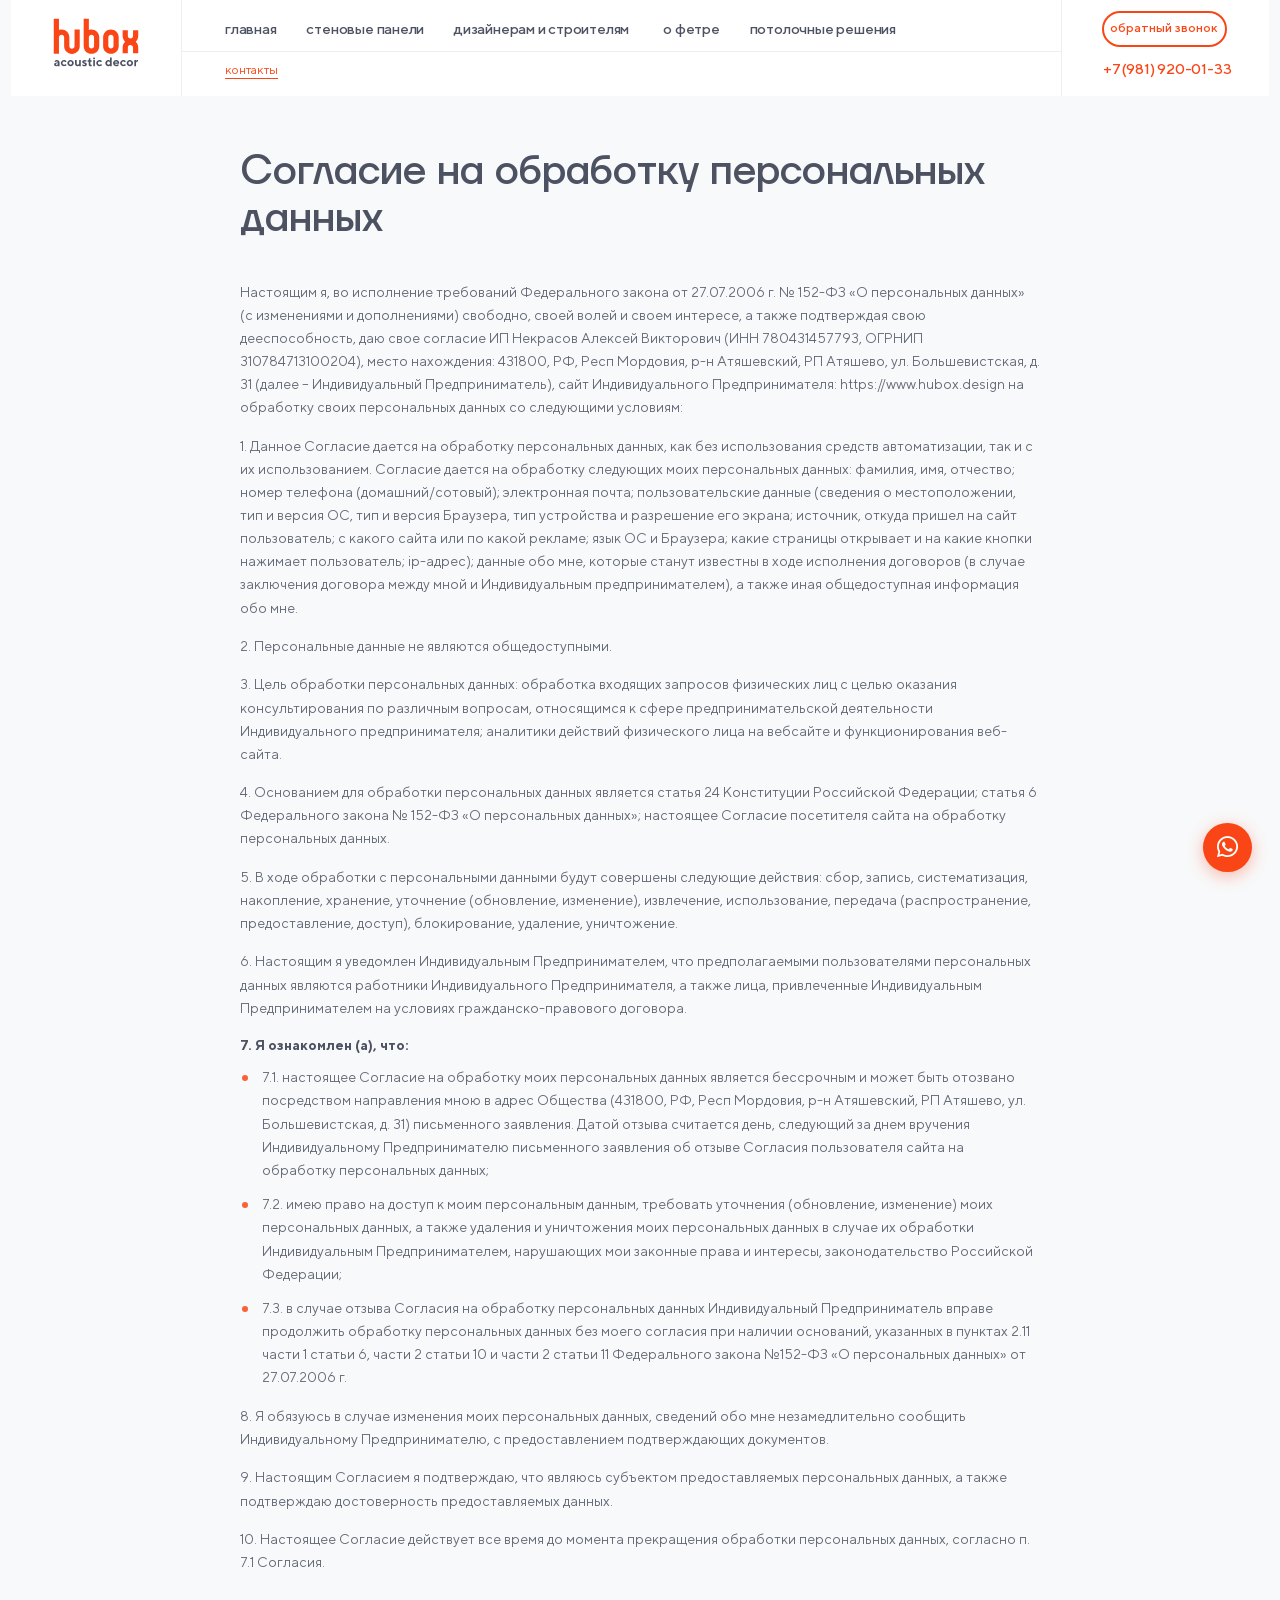
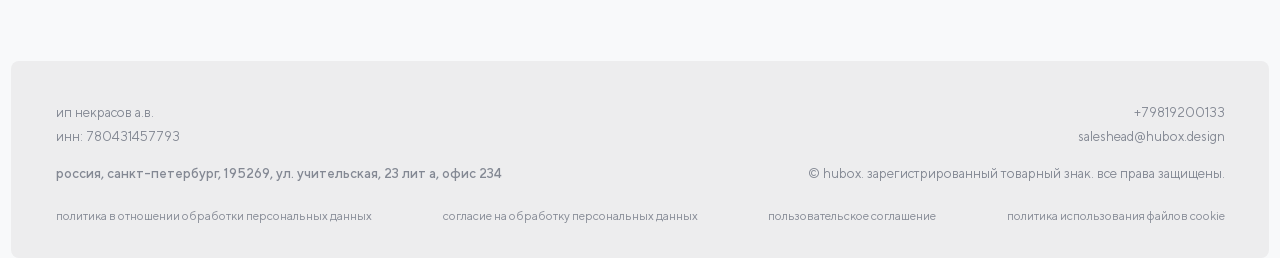
<file: agreement.html>
<!doctype html>
<html lang="ru">
  <head>
    <meta charset="UTF-8" />
    <meta name="viewport" content="width=device-width, initial-scale=1.0" />
    <title>Согласие на обработку персональных данных — Hubox</title>
    <meta
      name="description"
      content="Согласие на обработку персональных данных при использовании сайта Hubox: условия, цели обработки и порядок отзыва согласия."
    />
    <link
      rel="icon"
      type="image/png"
      sizes="32x32"
      href="assets/image/wall/Logo.png"
    />
    <link rel="stylesheet" href="css/home/base.css" />
    <link rel="stylesheet" href="css/home/01-header.css?v=1" />
    <link rel="stylesheet" href="css/home/02-mobile-menu.css?v=4" />
    <link rel="stylesheet" href="css/home/24-sticky-header-hide.css" />
    <link
      rel="stylesheet"
      href="https://cdnjs.cloudflare.com/ajax/libs/font-awesome/6.4.0/css/all.min.css"
    />
    <link rel="stylesheet" href="css/base.css" />
    <link rel="stylesheet" href="css/styles.css?v=31" />
    <link rel="stylesheet" href="css/sections.css?v=13" />
    <link rel="stylesheet" href="css/responsive.css?v=12" />
    <link rel="stylesheet" href="css/fetr.css?v=15" />
    <link rel="stylesheet" href="css/designers.css?v=37" />
    <link rel="stylesheet" href="css/legal-page.css?v=2" />

    <script src="js/home/01-header.js"></script>
    <script src="js/home/02-mobile-menu.js"></script>
    <script src="js/home/24-sticky-header-hide.js"></script>
    <script src="js/home/main.js"></script>

  </head>
  <body>
    <header class="header header--autohide">
      <div class="header-bar">
        <a
          class="header-logo"
          href="index.html"
          aria-label="Hubox — на главную"
        >
          <img
            src="img/logo.svg"
            alt="Hubox acoustic decor"
            width="80"
            height="46"
          />
        </a>

        <span class="header-line header-line--left" aria-hidden="true"></span>
        <span class="header-line header-line--right" aria-hidden="true"></span>
        <span class="header-line header-line--mid" aria-hidden="true"></span>

        <nav class="header-top" aria-label="Разделы сайта">
          <a class="header-top-link" href="index.html">главная</a>
          <a class="header-top-link" href="walls.html">стеновые панели</a>
          <a class="header-top-link" href="designers.html"
            >дизайнерам и строителям</a
          >
          <a class="header-top-link header-top-link--last" href="fetr.html"
            >о фетре</a
          >
          <a class="header-top-link" href="ceiling.html">потолочные решения</a>
        </nav>

        <nav class="header-menu" aria-label="Разделы страницы">
          <a class="header-menu-link" href="#contacts">контакты</a>
        </nav>

        <a class="header-callback btn btn--outline" href="#callbackModal"
          >обратный звонок</a
        >
        <a class="header-phone" href="tel:+79819200133">+7(981) 920-01-33</a>

        <button
          class="header-burger"
          type="button"
          aria-label="Открыть меню"
          aria-expanded="false"
        >
          <svg
            viewBox="0 0 45 45"
            xmlns="http://www.w3.org/2000/svg"
            aria-hidden="true"
          >
            <path
              fill="transparent"
              stroke="#c9cbd0"
              d="M22.5 1C34.3741 1 44 10.6259 44 22.5C44 34.3741 34.3741 44 22.5 44C10.6259 44 1 34.3741 1 22.5C1 10.6259 10.6259 1 22.5 1Z"
            />
            <line
              stroke="#4c5262"
              stroke-linecap="round"
              x1="13"
              y1="18.5"
              x2="32"
              y2="18.5"
            />
            <line
              stroke="#4c5262"
              stroke-linecap="round"
              x1="13"
              y1="23.5"
              x2="32"
              y2="23.5"
            />
            <line
              stroke="#4c5262"
              stroke-linecap="round"
              x1="13"
              y1="28.5"
              x2="32"
              y2="28.5"
            />
          </svg>
        </button>
      </div>
    </header>

    <div class="mobile-menu" id="mobileMenu" aria-hidden="true">
      <div class="mobile-menu-inner">
        <span class="mobile-menu-bg" aria-hidden="true"></span>
        <span class="mobile-menu-head" aria-hidden="true"></span>

        <a
          class="mobile-menu-logo"
          href="index.html"
          aria-label="Hubox — на главную"
        >
          <img
            src="img/logo-white.svg"
            alt="Hubox acoustic decor"
            width="62"
            height="36"
          />
        </a>

        <button
          class="mobile-menu-close"
          type="button"
          aria-label="Закрыть меню"
        >
          <svg
            viewBox="0 0 45 45"
            xmlns="http://www.w3.org/2000/svg"
            aria-hidden="true"
          >
            <path
              fill="transparent"
              stroke="#fff"
              d="M22.5 1C34.374 1 44 10.626 44 22.5C44 34.374 34.374 44 22.5 44C10.626 44 1 34.374 1 22.5C1 10.626 10.626 1 22.5 1Z"
            />
            <line
              stroke="#fff"
              stroke-linecap="round"
              x1="15.87"
              y1="15.87"
              x2="29.13"
              y2="29.13"
            />
            <line
              stroke="#fff"
              stroke-linecap="round"
              x1="15.87"
              y1="29.13"
              x2="29.13"
              y2="15.87"
            />
          </svg>
        </button>

        <nav class="mobile-menu-nav" aria-label="Основное меню">
          <a class="mobile-menu-link" href="index.html">главная</a>
          <span class="mobile-menu-line" aria-hidden="true"></span>
          <a class="mobile-menu-link" href="walls.html">стеновые панели</a>
          <span class="mobile-menu-line" aria-hidden="true"></span>
          <a class="mobile-menu-link" href="designers.html"
            >дизайнерам и строителям</a
          >
          <span class="mobile-menu-line" aria-hidden="true"></span>
          <a class="mobile-menu-link" href="fetr.html">о фетре</a>
          <span class="mobile-menu-line" aria-hidden="true"></span>
          <a class="mobile-menu-link" href="ceiling.html">потолочные решения</a>
        </nav>

        <a class="mobile-menu-banner" href="#callbackModal">
          <img
            src="assets/misc-home/Group_3585.png.webp"
            alt="Получите персональную консультацию быстро"
            width="330"
            height="109"
            loading="lazy"
          />
        </a>

        <div class="mobile-menu-footer">
          <a
            class="mobile-menu-social"
            href="https://wa.me/79819200133"
            aria-label="WhatsApp"
            target="_blank"
            rel="noopener"
          >
            <img
              class="icon-wa"
              src="img/icon-whatsapp.svg"
              alt="WhatsApp"
              width="20"
              height="20"
            />
          </a>
          <a
            class="mobile-menu-social"
            href="https://max.ru/u/f9LHodD0cOK3WJPM7sQIj9P2X8cJuJuxbxF_1fQLAGK2vIsiZWf4V0CMH4w"
            aria-label="MAX"
            target="_blank"
            rel="noopener"
          >
            <img
              class="icon-max"
              src="assets/misc-home/-removebg-preview.png"
              alt="MAX"
              width="27"
              height="27"
            />
          </a>
          <a
            class="mobile-menu-social"
            href="https://t.me/+79819200133"
            aria-label="Telegram"
            target="_blank"
            rel="noopener"
          >
            <img
              class="icon-tg"
              src="img/icon-telegram.svg"
              alt="Telegram"
              width="21"
              height="18"
            />
          </a>
          <a
            class="mobile-menu-social"
            href="tel:+79819200133"
            aria-label="Позвонить"
          >
            <img
              class="icon-tel"
              src="assets/misc-home/icons8--100.png"
              alt="Телефон"
              width="19"
              height="19"
            />
          </a>
          <a class="mobile-menu-callback btn btn--outline" href="#callbackModal"
            >обратный звонок</a
          >
        </div>
      </div>
    </div>

    <main class="main-content">
      <section class="legal-page">
        <h1 class="legal-title">Согласие на обработку персональных данных</h1>

        <div class="legal-section">
          <p class="legal-text">Настоящим я, во исполнение требований Федерального закона от 27.07.2006 г. № 152-ФЗ «О персональных данных» (с изменениями и дополнениями) свободно, своей волей и своем интересе, а также подтверждая свою дееспособность, даю свое согласие ИП Некрасов Алексей Викторович (ИНН 780431457793, ОГРНИП 310784713100204), место нахождения: 431800, РФ, Респ Мордовия, р-н Атяшевский, РП Атяшево, ул. Большевистская, д. 31 (далее – Индивидуальный Предприниматель), сайт Индивидуального Предпринимателя: https://www.hubox.design на обработку своих персональных данных со следующими условиям:</p>

          <p class="legal-text">1. Данное Согласие дается на обработку персональных данных, как без использования средств автоматизации, так и с их использованием. Согласие дается на обработку следующих моих персональных данных: фамилия, имя, отчество; номер телефона (домашний/сотовый); электронная почта; пользовательские данные (сведения о местоположении, тип и версия ОС, тип и версия Браузера, тип устройства и разрешение его экрана; источник, откуда пришел на сайт пользователь; с какого сайта или по какой рекламе; язык ОС и Браузера; какие страницы открывает и на какие кнопки нажимает пользователь; ip-адрес); данные обо мне, которые станут известны в ходе исполнения договоров (в случае заключения договора между мной и Индивидуальным предпринимателем), а также иная общедоступная информация обо мне.</p>

          <p class="legal-text">2. Персональные данные не являются общедоступными.</p>

          <p class="legal-text">3. Цель обработки персональных данных: обработка входящих запросов физических лиц с целью оказания консультирования по различным вопросам, относящимся к сфере предпринимательской деятельности Индивидуального предпринимателя; аналитики действий физического лица на вебсайте и функционирования веб-сайта.</p>

          <p class="legal-text">4. Основанием для обработки персональных данных является статья 24 Конституции Российской Федерации; статья 6 Федерального закона № 152-ФЗ «О персональных данных»; настоящее Согласие посетителя сайта на обработку персональных данных.</p>

          <p class="legal-text">5. В ходе обработки с персональными данными будут совершены следующие действия: сбор, запись, систематизация, накопление, хранение, уточнение (обновление, изменение), извлечение, использование, передача (распространение, предоставление, доступ), блокирование, удаление, уничтожение.</p>

          <p class="legal-text">6. Настоящим я уведомлен Индивидуальным Предпринимателем, что предполагаемыми пользователями персональных данных являются работники Индивидуального Предпринимателя, а также лица, привлеченные Индивидуальным Предпринимателем на условиях гражданско-правового договора.</p>

          <p class="legal-lead">7. Я ознакомлен (а), что:</p>
          <ul class="legal-list">
            <li>7.1. настоящее Согласие на обработку моих персональных данных является бессрочным и может быть отозвано посредством направления мною в адрес Общества (431800, РФ, Респ Мордовия, р-н Атяшевский, РП Атяшево, ул. Большевистская, д. 31) письменного заявления. Датой отзыва считается день, следующий за днем вручения Индивидуальному Предпринимателю письменного заявления об отзыве Согласия пользователя сайта на обработку персональных данных;</li>
            <li>7.2. имею право на доступ к моим персональным данным, требовать уточнения (обновление, изменение) моих персональных данных, а также удаления и уничтожения моих персональных данных в случае их обработки Индивидуальным Предпринимателем, нарушающих мои законные права и интересы, законодательство Российской Федерации;</li>
            <li>7.3. в случае отзыва Согласия на обработку персональных данных Индивидуальный Предприниматель вправе продолжить обработку персональных данных без моего согласия при наличии оснований, указанных в пунктах 2.11 части 1 статьи 6, части 2 статьи 10 и части 2 статьи 11 Федерального закона №152-ФЗ «О персональных данных» от 27.07.2006 г.</li>
          </ul>

          <p class="legal-text">8. Я обязуюсь в случае изменения моих персональных данных, сведений обо мне незамедлительно сообщить Индивидуальному Предпринимателю, с предоставлением подтверждающих документов.</p>

          <p class="legal-text">9. Настоящим Согласием я подтверждаю, что являюсь субъектом предоставляемых персональных данных, а также подтверждаю достоверность предоставляемых данных.</p>

          <p class="legal-text">10. Настоящее Согласие действует все время до момента прекращения обработки персональных данных, согласно п. 7.1 Согласия.</p>
        </div>
      </section>
    </main>

    <footer class="main-footer" id="contacts">
      <div class="footer-container reveal">
        <div class="footer-top">
          <div class="footer-info-left">
            <p>ИП Некрасов А.В.</p>
            <p>ИНН: 780431457793</p>
            <p class="footer-address">
              Россия, Санкт-Петербург, 195269, ул. Учительская, 23 лит А, офис
              234
            </p>
          </div>
          <div class="footer-info-right">
            <a href="tel:+79819200133" class="footer-link">+79819200133</a>
            <a href="mailto:saleshead@hubox.design" class="footer-link"
              >saleshead@hubox.design</a
            >
            <p class="footer-copyright">
              © Hubox. Зарегистрированный товарный знак. Все права защищены.
            </p>
          </div>
        </div>
        <div class="footer-bottom-links">
          <a href="privacy.html">политика в отношении обработки персональных данных</a>
          <a href="agreement.html">согласие на обработку персональных данных</a>
          <a href="terms.html">пользовательское соглашение</a>
          <a href="cookie.html">политика использования файлов cookie</a>
        </div>
      </div>
    </footer>

    <div class="modal-callback" id="callbackModal">
      <div class="modal-backdrop"></div>
      <div class="modal-window">
        <button class="modal-close" id="closeCallback">&times;</button>
        <div class="modal-header">
          <h2>обсудим проект?</h2>
          <p>
            подберем оптимальные материалы и предоставим техническую информацию
          </p>
        </div>
        <form class="modal-form">
          <div class="modal-input-group">
            <label>имя</label>
            <input type="text" placeholder="ваше имя" required />
          </div>
          <div class="modal-input-group">
            <label>телефон</label>
            <input
              type="tel"
              placeholder="+7 (999) 999-99-99"
              inputmode="numeric"
              maxlength="18"
              required
            />
          </div>
          <div class="modal-input-group">
            <label>ваш комментарий</label>
            <textarea placeholder="комментарий" rows="1"></textarea>
          </div>
          <div class="modal-checkbox-group">
            <input type="checkbox" id="modal-agree" required />
            <label for="modal-agree"
              >нажимая на кнопку, я подтверждаю согласие с
              <a href="privacy.html">политикой конфиденциальности</a> и даю согласие на
              <a href="agreement.html">обработку персональных данных</a></label
            >
          </div>
          <button type="submit" class="btn-modal-submit">отправить</button>
        </form>
      </div>
    </div>

    <div class="fab-container" id="fabContainer">
      <div class="fab-menu">
        <a href="tel:+79819200133" class="fab-item phone" title="Позвонить">
          <i class="fas fa-phone-alt"></i>
        </a>
        <a href="#" class="fab-item chat" title="Чат">
          <i class="fas fa-comment-dots"></i>
        </a>
        <a
          href="https://wa.me/79819200133"
          target="_blank"
          class="fab-item whatsapp"
          title="WhatsApp"
        >
          <i class="fab fa-whatsapp"></i>
        </a>
        <a
          href="https://t.me/"
          target="_blank"
          class="fab-item telegram"
          title="Telegram"
        >
          <i class="fab fa-telegram-plane"></i>
        </a>
      </div>
      <div class="fab-main" id="fabToggle">
        <i class="fab fa-whatsapp icon-main"></i>
        <i class="fas fa-times icon-close"></i>
      </div>
    </div>

    <script src="scripts/script.js?v=3"></script>
    <script src="scripts/fetr.js?v=2"></script>
    <script src="scripts/vendor/simpleParallax.min.js"></script>
    <script src="scripts/parallax-init.js?v=20"></script>
  </body>
</html>
</file>
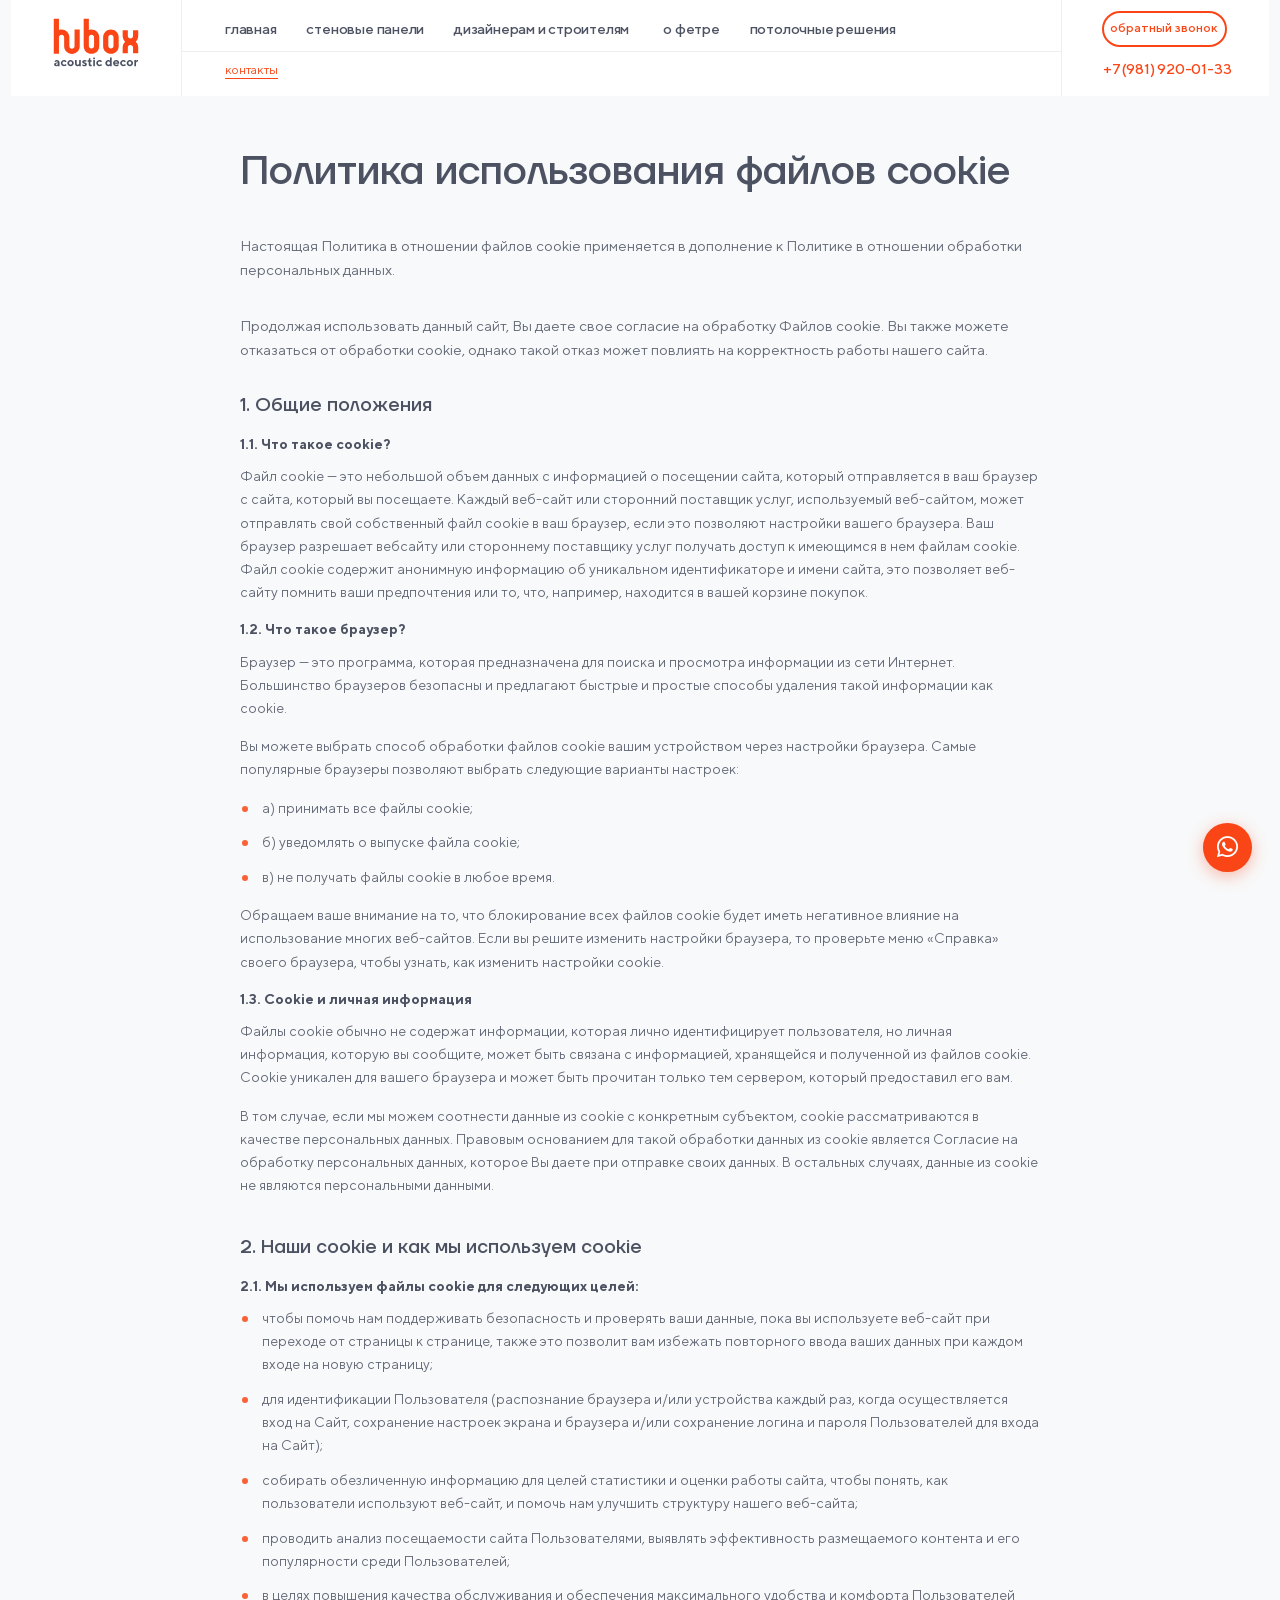
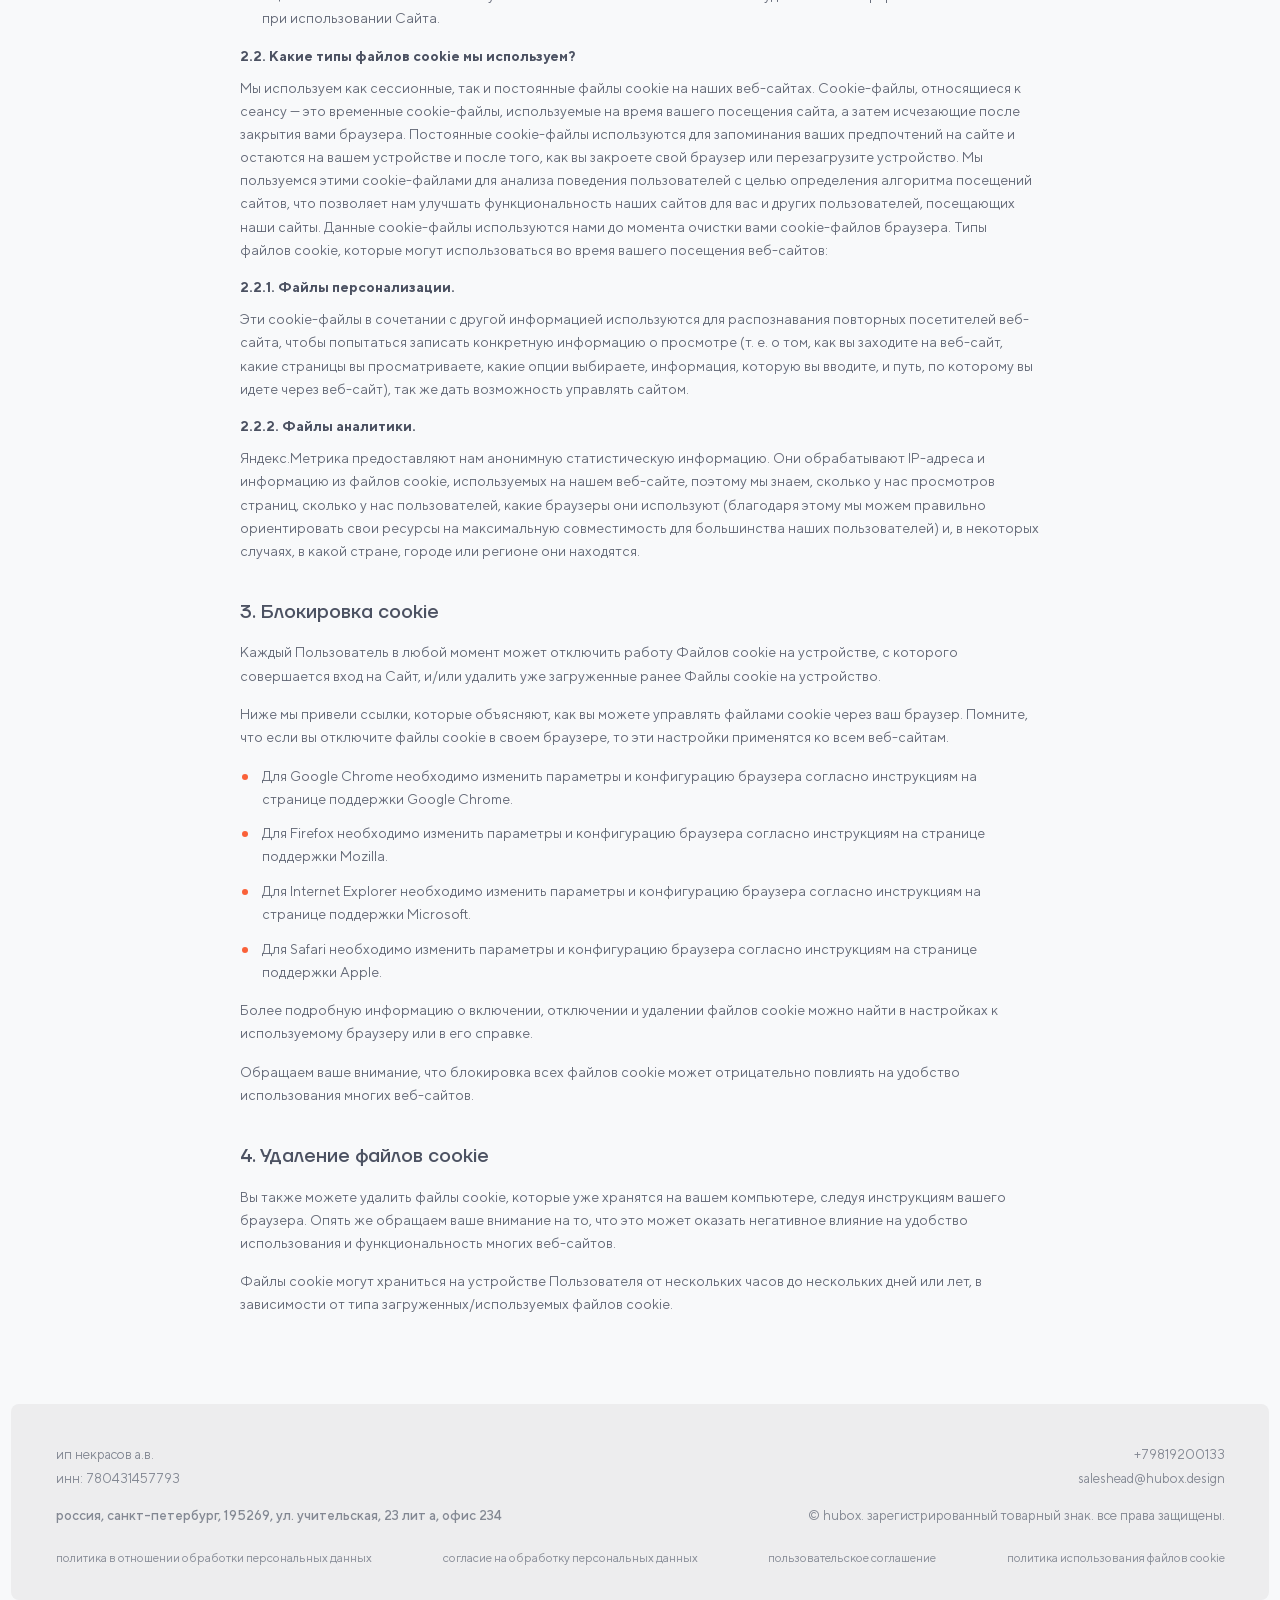
<file: cookie.html>
<!doctype html>
<html lang="ru">
  <head>
    <meta charset="UTF-8" />
    <meta name="viewport" content="width=device-width, initial-scale=1.0" />
    <title>Политика использования файлов cookie — Hubox</title>
    <meta
      name="description"
      content="Политика Hubox в отношении использования файлов cookie: какие cookie мы используем, с какой целью и как ими управлять."
    />
    <link
      rel="icon"
      type="image/png"
      sizes="32x32"
      href="assets/image/wall/Logo.png"
    />
    <link rel="stylesheet" href="css/home/base.css" />
    <link rel="stylesheet" href="css/home/01-header.css?v=1" />
    <link rel="stylesheet" href="css/home/02-mobile-menu.css?v=4" />
    <link rel="stylesheet" href="css/home/24-sticky-header-hide.css" />
    <link
      rel="stylesheet"
      href="https://cdnjs.cloudflare.com/ajax/libs/font-awesome/6.4.0/css/all.min.css"
    />
    <link rel="stylesheet" href="css/base.css" />
    <link rel="stylesheet" href="css/styles.css?v=31" />
    <link rel="stylesheet" href="css/sections.css?v=13" />
    <link rel="stylesheet" href="css/responsive.css?v=12" />
    <link rel="stylesheet" href="css/fetr.css?v=15" />
    <link rel="stylesheet" href="css/designers.css?v=37" />
    <link rel="stylesheet" href="css/legal-page.css?v=2" />

    <script src="js/home/01-header.js"></script>
    <script src="js/home/02-mobile-menu.js"></script>
    <script src="js/home/24-sticky-header-hide.js"></script>
    <script src="js/home/main.js"></script>

  </head>
  <body>
    <header class="header header--autohide">
      <div class="header-bar">
        <a
          class="header-logo"
          href="index.html"
          aria-label="Hubox — на главную"
        >
          <img
            src="img/logo.svg"
            alt="Hubox acoustic decor"
            width="80"
            height="46"
          />
        </a>

        <span class="header-line header-line--left" aria-hidden="true"></span>
        <span class="header-line header-line--right" aria-hidden="true"></span>
        <span class="header-line header-line--mid" aria-hidden="true"></span>

        <nav class="header-top" aria-label="Разделы сайта">
          <a class="header-top-link" href="index.html">главная</a>
          <a class="header-top-link" href="walls.html">стеновые панели</a>
          <a class="header-top-link" href="designers.html"
            >дизайнерам и строителям</a
          >
          <a class="header-top-link header-top-link--last" href="fetr.html"
            >о фетре</a
          >
          <a class="header-top-link" href="ceiling.html">потолочные решения</a>
        </nav>

        <nav class="header-menu" aria-label="Разделы страницы">
          <a class="header-menu-link" href="#contacts">контакты</a>
        </nav>

        <a class="header-callback btn btn--outline" href="#callbackModal"
          >обратный звонок</a
        >
        <a class="header-phone" href="tel:+79819200133">+7(981) 920-01-33</a>

        <button
          class="header-burger"
          type="button"
          aria-label="Открыть меню"
          aria-expanded="false"
        >
          <svg
            viewBox="0 0 45 45"
            xmlns="http://www.w3.org/2000/svg"
            aria-hidden="true"
          >
            <path
              fill="transparent"
              stroke="#c9cbd0"
              d="M22.5 1C34.3741 1 44 10.6259 44 22.5C44 34.3741 34.3741 44 22.5 44C10.6259 44 1 34.3741 1 22.5C1 10.6259 10.6259 1 22.5 1Z"
            />
            <line
              stroke="#4c5262"
              stroke-linecap="round"
              x1="13"
              y1="18.5"
              x2="32"
              y2="18.5"
            />
            <line
              stroke="#4c5262"
              stroke-linecap="round"
              x1="13"
              y1="23.5"
              x2="32"
              y2="23.5"
            />
            <line
              stroke="#4c5262"
              stroke-linecap="round"
              x1="13"
              y1="28.5"
              x2="32"
              y2="28.5"
            />
          </svg>
        </button>
      </div>
    </header>

    <div class="mobile-menu" id="mobileMenu" aria-hidden="true">
      <div class="mobile-menu-inner">
        <span class="mobile-menu-bg" aria-hidden="true"></span>
        <span class="mobile-menu-head" aria-hidden="true"></span>

        <a
          class="mobile-menu-logo"
          href="index.html"
          aria-label="Hubox — на главную"
        >
          <img
            src="img/logo-white.svg"
            alt="Hubox acoustic decor"
            width="62"
            height="36"
          />
        </a>

        <button
          class="mobile-menu-close"
          type="button"
          aria-label="Закрыть меню"
        >
          <svg
            viewBox="0 0 45 45"
            xmlns="http://www.w3.org/2000/svg"
            aria-hidden="true"
          >
            <path
              fill="transparent"
              stroke="#fff"
              d="M22.5 1C34.374 1 44 10.626 44 22.5C44 34.374 34.374 44 22.5 44C10.626 44 1 34.374 1 22.5C1 10.626 10.626 1 22.5 1Z"
            />
            <line
              stroke="#fff"
              stroke-linecap="round"
              x1="15.87"
              y1="15.87"
              x2="29.13"
              y2="29.13"
            />
            <line
              stroke="#fff"
              stroke-linecap="round"
              x1="15.87"
              y1="29.13"
              x2="29.13"
              y2="15.87"
            />
          </svg>
        </button>

        <nav class="mobile-menu-nav" aria-label="Основное меню">
          <a class="mobile-menu-link" href="index.html">главная</a>
          <span class="mobile-menu-line" aria-hidden="true"></span>
          <a class="mobile-menu-link" href="walls.html">стеновые панели</a>
          <span class="mobile-menu-line" aria-hidden="true"></span>
          <a class="mobile-menu-link" href="designers.html"
            >дизайнерам и строителям</a
          >
          <span class="mobile-menu-line" aria-hidden="true"></span>
          <a class="mobile-menu-link" href="fetr.html">о фетре</a>
          <span class="mobile-menu-line" aria-hidden="true"></span>
          <a class="mobile-menu-link" href="ceiling.html">потолочные решения</a>
        </nav>

        <a class="mobile-menu-banner" href="#callbackModal">
          <img
            src="assets/misc-home/Group_3585.png.webp"
            alt="Получите персональную консультацию быстро"
            width="330"
            height="109"
            loading="lazy"
          />
        </a>

        <div class="mobile-menu-footer">
          <a
            class="mobile-menu-social"
            href="https://wa.me/79819200133"
            aria-label="WhatsApp"
            target="_blank"
            rel="noopener"
          >
            <img
              class="icon-wa"
              src="img/icon-whatsapp.svg"
              alt="WhatsApp"
              width="20"
              height="20"
            />
          </a>
          <a
            class="mobile-menu-social"
            href="https://max.ru/u/f9LHodD0cOK3WJPM7sQIj9P2X8cJuJuxbxF_1fQLAGK2vIsiZWf4V0CMH4w"
            aria-label="MAX"
            target="_blank"
            rel="noopener"
          >
            <img
              class="icon-max"
              src="assets/misc-home/-removebg-preview.png"
              alt="MAX"
              width="27"
              height="27"
            />
          </a>
          <a
            class="mobile-menu-social"
            href="https://t.me/+79819200133"
            aria-label="Telegram"
            target="_blank"
            rel="noopener"
          >
            <img
              class="icon-tg"
              src="img/icon-telegram.svg"
              alt="Telegram"
              width="21"
              height="18"
            />
          </a>
          <a
            class="mobile-menu-social"
            href="tel:+79819200133"
            aria-label="Позвонить"
          >
            <img
              class="icon-tel"
              src="assets/misc-home/icons8--100.png"
              alt="Телефон"
              width="19"
              height="19"
            />
          </a>
          <a class="mobile-menu-callback btn btn--outline" href="#callbackModal"
            >обратный звонок</a
          >
        </div>
      </div>
    </div>

    <main class="main-content">
      <section class="legal-page">
        <h1 class="legal-title">Политика использования файлов cookie</h1>
        <p class="legal-intro">Настоящая Политика в отношении файлов cookie применяется в дополнение к Политике в отношении обработки персональных данных.</p>
        <p class="legal-intro">Продолжая использовать данный сайт, Вы даете свое согласие на обработку Файлов cookie. Вы также можете отказаться от обработки cookie, однако такой отказ может повлиять на корректность работы нашего сайта.</p>

        <div class="legal-section">
          <h2 class="legal-heading">1. Общие положения</h2>

          <p class="legal-lead">1.1. Что такое cookie?</p>
          <p class="legal-text">Файл cookie — это небольшой объем данных с информацией о посещении сайта, который отправляется в ваш браузер с сайта, который вы посещаете. Каждый веб-сайт или сторонний поставщик услуг, используемый веб-сайтом, может отправлять свой собственный файл cookie в ваш браузер, если это позволяют настройки вашего браузера. Ваш браузер разрешает вебсайту или стороннему поставщику услуг получать доступ к имеющимся в нем файлам cookie. Файл cookie содержит анонимную информацию об уникальном идентификаторе и имени сайта, это позволяет веб-сайту помнить ваши предпочтения или то, что, например, находится в вашей корзине покупок.</p>

          <p class="legal-lead">1.2. Что такое браузер?</p>
          <p class="legal-text">Браузер — это программа, которая предназначена для поиска и просмотра информации из сети Интернет. Большинство браузеров безопасны и предлагают быстрые и простые способы удаления такой информации как cookie.</p>
          <p class="legal-text">Вы можете выбрать способ обработки файлов cookie вашим устройством через настройки браузера. Самые популярные браузеры позволяют выбрать следующие варианты настроек:</p>
          <ul class="legal-list">
            <li>а) принимать все файлы cookie;</li>
            <li>б) уведомлять о выпуске файла cookie;</li>
            <li>в) не получать файлы cookie в любое время.</li>
          </ul>
          <p class="legal-text">Обращаем ваше внимание на то, что блокирование всех файлов cookie будет иметь негативное влияние на использование многих веб-сайтов. Если вы решите изменить настройки браузера, то проверьте меню «Справка» своего браузера, чтобы узнать, как изменить настройки cookie.</p>

          <p class="legal-lead">1.3. Cookie и личная информация</p>
          <p class="legal-text">Файлы cookie обычно не содержат информации, которая лично идентифицирует пользователя, но личная информация, которую вы сообщите, может быть связана с информацией, хранящейся и полученной из файлов cookie. Cookie уникален для вашего браузера и может быть прочитан только тем сервером, который предоставил его вам.</p>
          <p class="legal-text">В том случае, если мы можем соотнести данные из cookie с конкретным субъектом, cookie рассматриваются в качестве персональных данных. Правовым основанием для такой обработки данных из cookie является Согласие на обработку персональных данных, которое Вы даете при отправке своих данных. В остальных случаях, данные из cookie не являются персональными данными.</p>
        </div>

        <div class="legal-section">
          <h2 class="legal-heading">2. Наши cookie и как мы используем cookie</h2>

          <p class="legal-lead">2.1. Мы используем файлы cookie для следующих целей:</p>
          <ul class="legal-list">
            <li>чтобы помочь нам поддерживать безопасность и проверять ваши данные, пока вы используете веб-сайт при переходе от страницы к странице, также это позволит вам избежать повторного ввода ваших данных при каждом входе на новую страницу;</li>
            <li>для идентификации Пользователя (распознание браузера и/или устройства каждый раз, когда осуществляется вход на Сайт, сохранение настроек экрана и браузера и/или сохранение логина и пароля Пользователей для входа на Сайт);</li>
            <li>собирать обезличенную информацию для целей статистики и оценки работы сайта, чтобы понять, как пользователи используют веб-сайт, и помочь нам улучшить структуру нашего веб-сайта;</li>
            <li>проводить анализ посещаемости сайта Пользователями, выявлять эффективность размещаемого контента и его популярности среди Пользователей;</li>
            <li>в целях повышения качества обслуживания и обеспечения максимального удобства и комфорта Пользователей при использовании Сайта.</li>
          </ul>

          <p class="legal-lead">2.2. Какие типы файлов cookie мы используем?</p>
          <p class="legal-text">Мы используем как сессионные, так и постоянные файлы cookie на наших веб-сайтах. Cookie-файлы, относящиеся к сеансу — это временные cookie-файлы, используемые на время вашего посещения сайта, а затем исчезающие после закрытия вами браузера. Постоянные cookie-файлы используются для запоминания ваших предпочтений на сайте и остаются на вашем устройстве и после того, как вы закроете свой браузер или перезагрузите устройство. Мы пользуемся этими cookie-файлами для анализа поведения пользователей с целью определения алгоритма посещений сайтов, что позволяет нам улучшать функциональность наших сайтов для вас и других пользователей, посещающих наши сайты. Данные cookie-файлы используются нами до момента очистки вами cookie-файлов браузера. Типы файлов cookie, которые могут использоваться во время вашего посещения веб-сайтов:</p>

          <p class="legal-lead">2.2.1. Файлы персонализации.</p>
          <p class="legal-text">Эти cookie-файлы в сочетании с другой информацией используются для распознавания повторных посетителей веб-сайта, чтобы попытаться записать конкретную информацию о просмотре (т. е. о том, как вы заходите на веб-сайт, какие страницы вы просматриваете, какие опции выбираете, информация, которую вы вводите, и путь, по которому вы идете через веб-сайт), так же дать возможность управлять сайтом.</p>

          <p class="legal-lead">2.2.2. Файлы аналитики.</p>
          <p class="legal-text">Яндекс.Метрика предоставляют нам анонимную статистическую информацию. Они обрабатывают IP-адреса и информацию из файлов cookie, используемых на нашем веб-сайте, поэтому мы знаем, сколько у нас просмотров страниц, сколько у нас пользователей, какие браузеры они используют (благодаря этому мы можем правильно ориентировать свои ресурсы на максимальную совместимость для большинства наших пользователей) и, в некоторых случаях, в какой стране, городе или регионе они находятся.</p>
        </div>

        <div class="legal-section">
          <h2 class="legal-heading">3. Блокировка cookie</h2>
          <p class="legal-text">Каждый Пользователь в любой момент может отключить работу Файлов cookie на устройстве, с которого совершается вход на Сайт, и/или удалить уже загруженные ранее Файлы cookie на устройство.</p>
          <p class="legal-text">Ниже мы привели ссылки, которые объясняют, как вы можете управлять файлами cookie через ваш браузер. Помните, что если вы отключите файлы cookie в своем браузере, то эти настройки применятся ко всем веб-сайтам.</p>
          <ul class="legal-list">
            <li>Для Google Chrome необходимо изменить параметры и конфигурацию браузера согласно инструкциям на странице поддержки Google Chrome.</li>
            <li>Для Firefox необходимо изменить параметры и конфигурацию браузера согласно инструкциям на странице поддержки Mozilla.</li>
            <li>Для Internet Explorer необходимо изменить параметры и конфигурацию браузера согласно инструкциям на странице поддержки Microsoft.</li>
            <li>Для Safari необходимо изменить параметры и конфигурацию браузера согласно инструкциям на странице поддержки Apple.</li>
          </ul>
          <p class="legal-text">Более подробную информацию о включении, отключении и удалении файлов cookie можно найти в настройках к используемому браузеру или в его справке.</p>
          <p class="legal-text">Обращаем ваше внимание, что блокировка всех файлов cookie может отрицательно повлиять на удобство использования многих веб-сайтов.</p>
        </div>

        <div class="legal-section">
          <h2 class="legal-heading">4. Удаление файлов cookie</h2>
          <p class="legal-text">Вы также можете удалить файлы cookie, которые уже хранятся на вашем компьютере, следуя инструкциям вашего браузера. Опять же обращаем ваше внимание на то, что это может оказать негативное влияние на удобство использования и функциональность многих веб-сайтов.</p>
          <p class="legal-text">Файлы cookie могут храниться на устройстве Пользователя от нескольких часов до нескольких дней или лет, в зависимости от типа загруженных/используемых файлов cookie.</p>
        </div>
      </section>
    </main>

    <footer class="main-footer" id="contacts">
      <div class="footer-container reveal">
        <div class="footer-top">
          <div class="footer-info-left">
            <p>ИП Некрасов А.В.</p>
            <p>ИНН: 780431457793</p>
            <p class="footer-address">
              Россия, Санкт-Петербург, 195269, ул. Учительская, 23 лит А, офис
              234
            </p>
          </div>
          <div class="footer-info-right">
            <a href="tel:+79819200133" class="footer-link">+79819200133</a>
            <a href="mailto:saleshead@hubox.design" class="footer-link"
              >saleshead@hubox.design</a
            >
            <p class="footer-copyright">
              © Hubox. Зарегистрированный товарный знак. Все права защищены.
            </p>
          </div>
        </div>
        <div class="footer-bottom-links">
          <a href="privacy.html">политика в отношении обработки персональных данных</a>
          <a href="agreement.html">согласие на обработку персональных данных</a>
          <a href="terms.html">пользовательское соглашение</a>
          <a href="cookie.html">политика использования файлов cookie</a>
        </div>
      </div>
    </footer>

    <div class="modal-callback" id="callbackModal">
      <div class="modal-backdrop"></div>
      <div class="modal-window">
        <button class="modal-close" id="closeCallback">&times;</button>
        <div class="modal-header">
          <h2>обсудим проект?</h2>
          <p>
            подберем оптимальные материалы и предоставим техническую информацию
          </p>
        </div>
        <form class="modal-form">
          <div class="modal-input-group">
            <label>имя</label>
            <input type="text" placeholder="ваше имя" required />
          </div>
          <div class="modal-input-group">
            <label>телефон</label>
            <input
              type="tel"
              placeholder="+7 (999) 999-99-99"
              inputmode="numeric"
              maxlength="18"
              required
            />
          </div>
          <div class="modal-input-group">
            <label>ваш комментарий</label>
            <textarea placeholder="комментарий" rows="1"></textarea>
          </div>
          <div class="modal-checkbox-group">
            <input type="checkbox" id="modal-agree" required />
            <label for="modal-agree"
              >нажимая на кнопку, я подтверждаю согласие с
              <a href="privacy.html">политикой конфиденциальности</a> и даю согласие на
              <a href="agreement.html">обработку персональных данных</a></label
            >
          </div>
          <button type="submit" class="btn-modal-submit">отправить</button>
        </form>
      </div>
    </div>

    <div class="fab-container" id="fabContainer">
      <div class="fab-menu">
        <a href="tel:+79819200133" class="fab-item phone" title="Позвонить">
          <i class="fas fa-phone-alt"></i>
        </a>
        <a href="#" class="fab-item chat" title="Чат">
          <i class="fas fa-comment-dots"></i>
        </a>
        <a
          href="https://wa.me/79819200133"
          target="_blank"
          class="fab-item whatsapp"
          title="WhatsApp"
        >
          <i class="fab fa-whatsapp"></i>
        </a>
        <a
          href="https://t.me/"
          target="_blank"
          class="fab-item telegram"
          title="Telegram"
        >
          <i class="fab fa-telegram-plane"></i>
        </a>
      </div>
      <div class="fab-main" id="fabToggle">
        <i class="fab fa-whatsapp icon-main"></i>
        <i class="fas fa-times icon-close"></i>
      </div>
    </div>

    <script src="scripts/script.js?v=3"></script>
    <script src="scripts/fetr.js?v=2"></script>
    <script src="scripts/vendor/simpleParallax.min.js"></script>
    <script src="scripts/parallax-init.js?v=20"></script>
  </body>
</html>
</file>
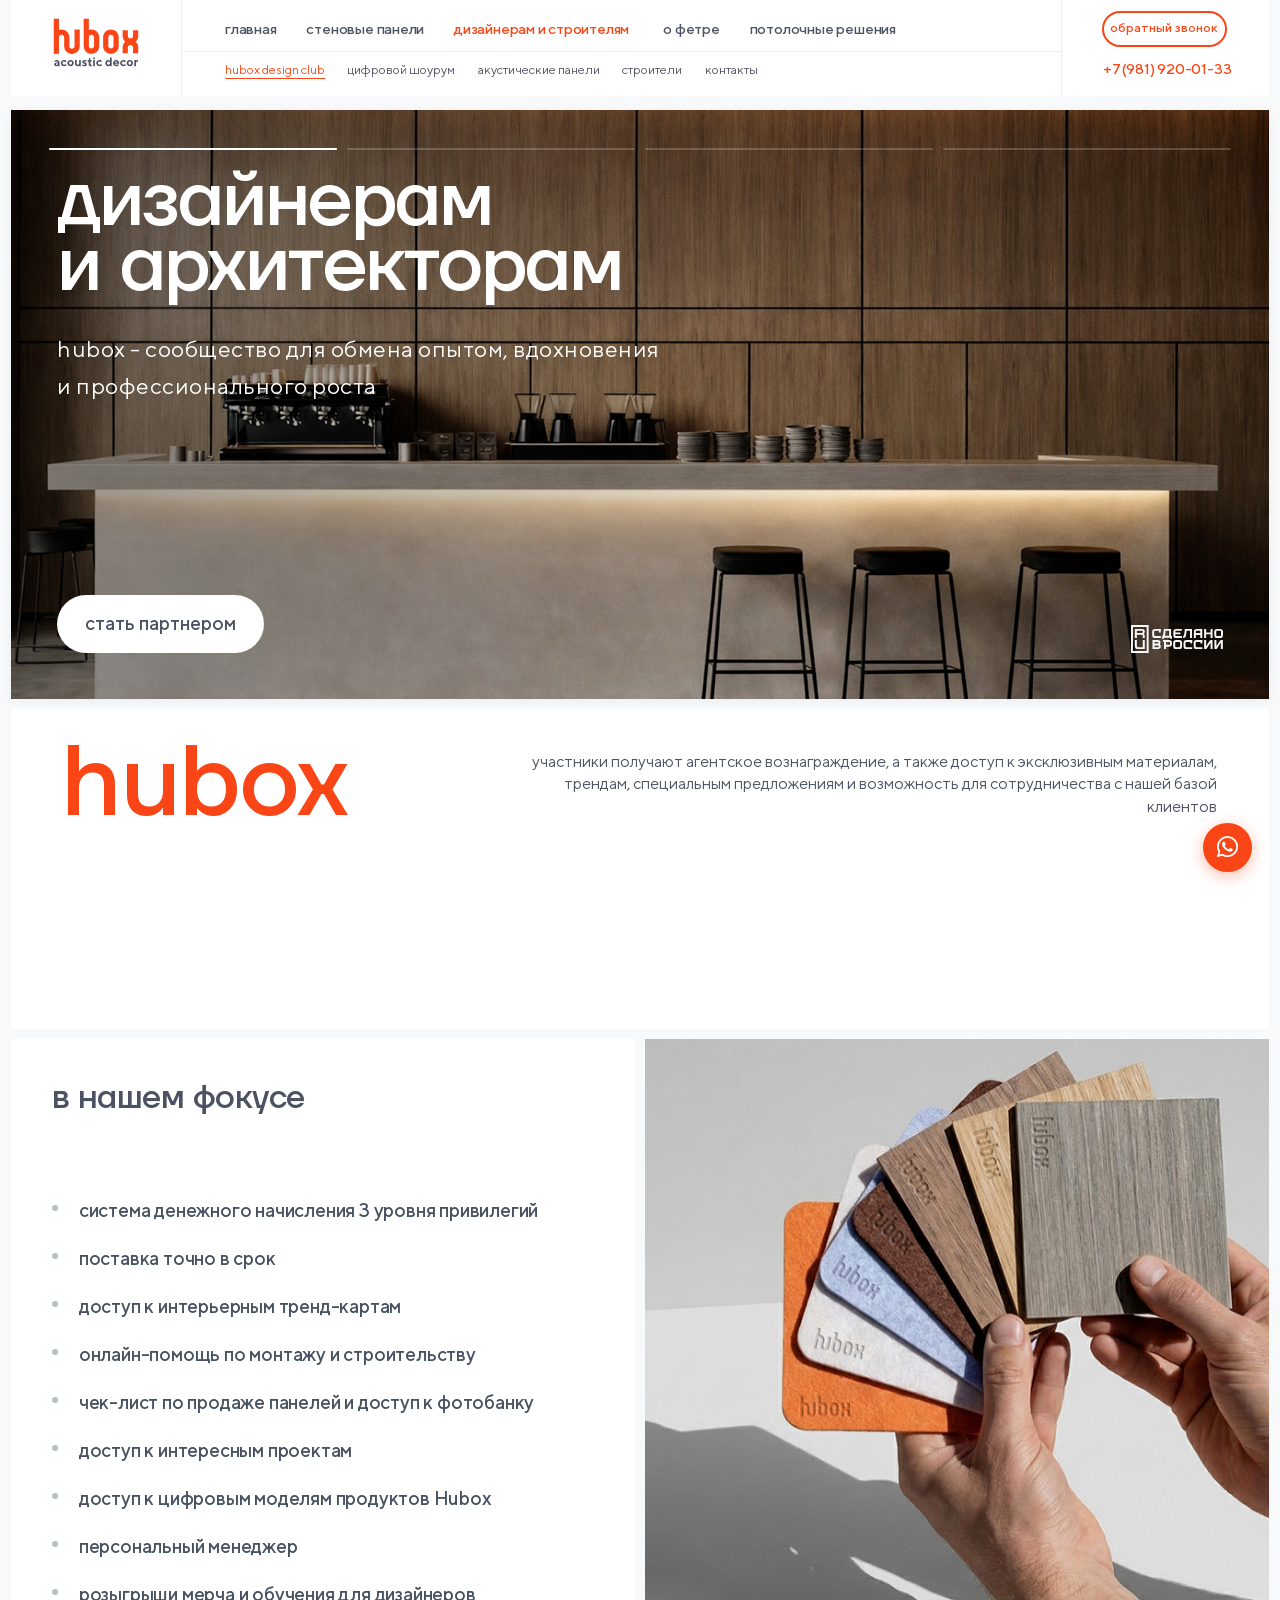
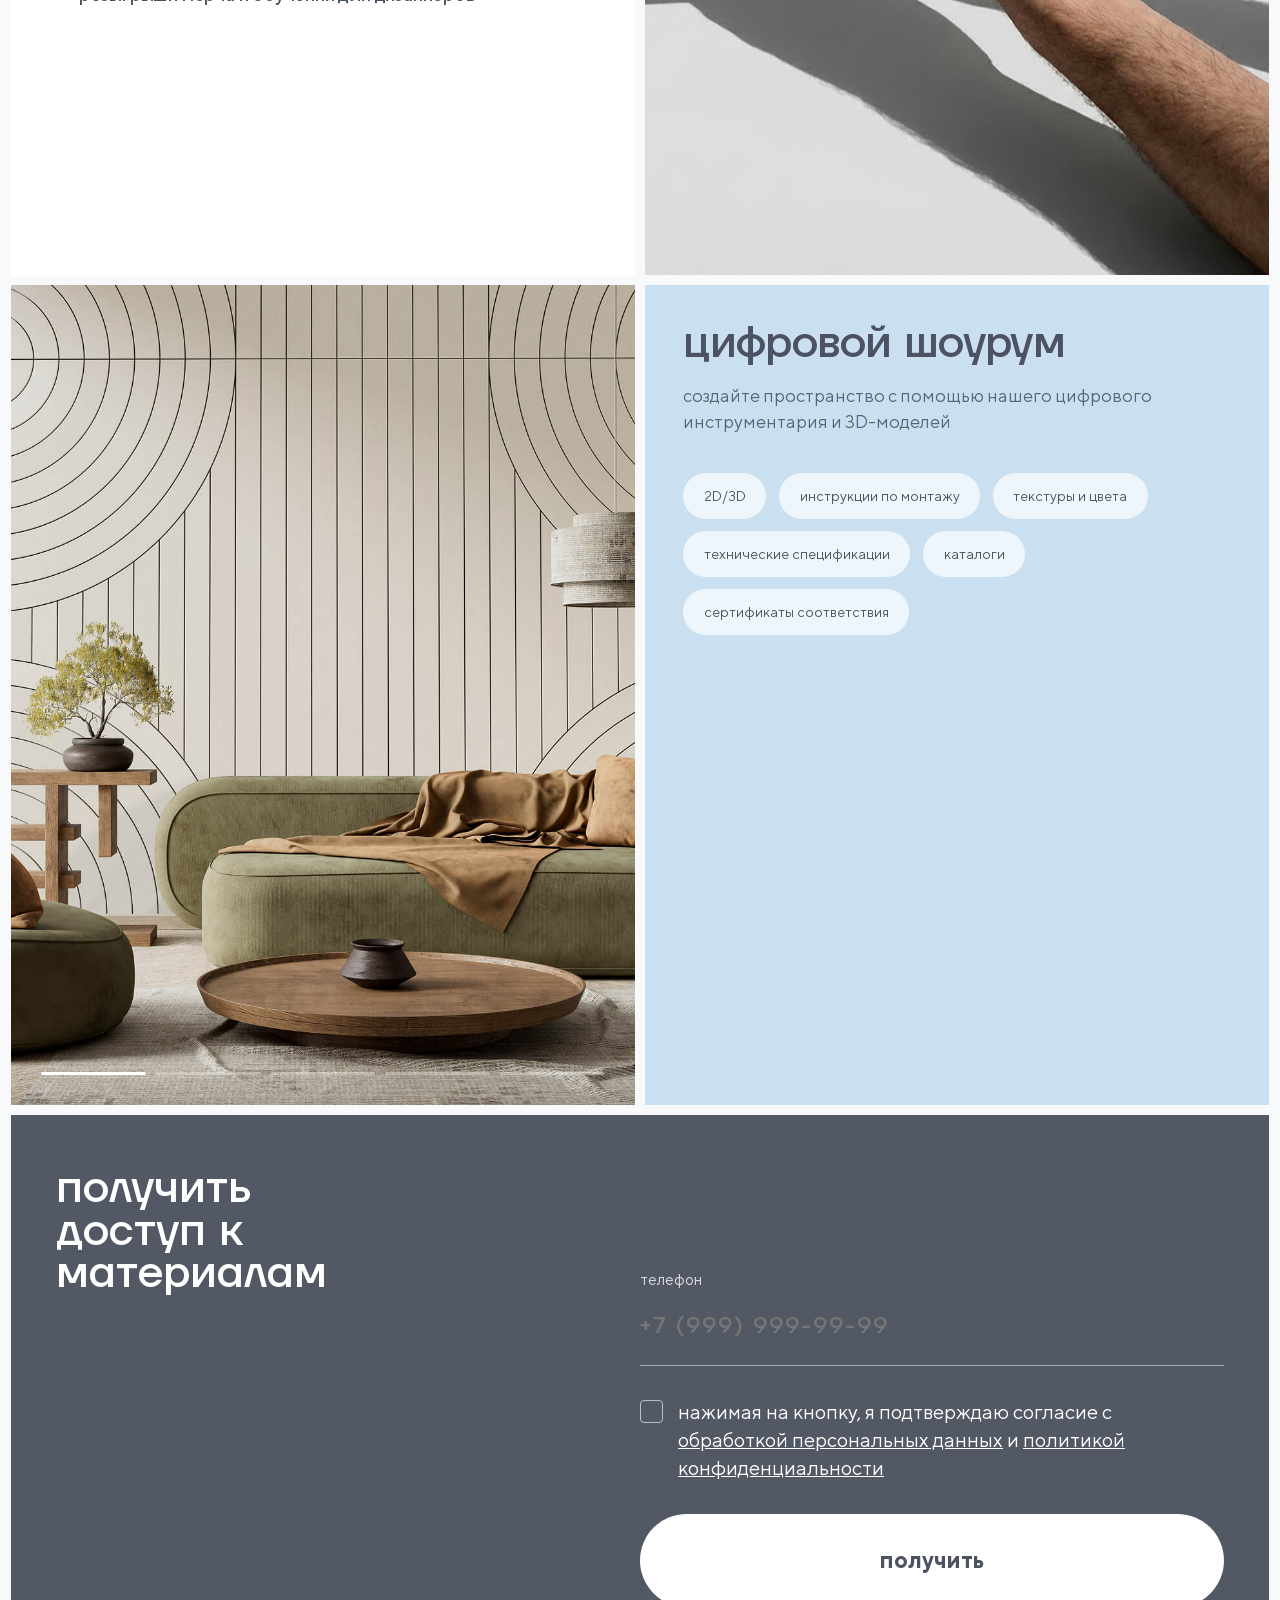
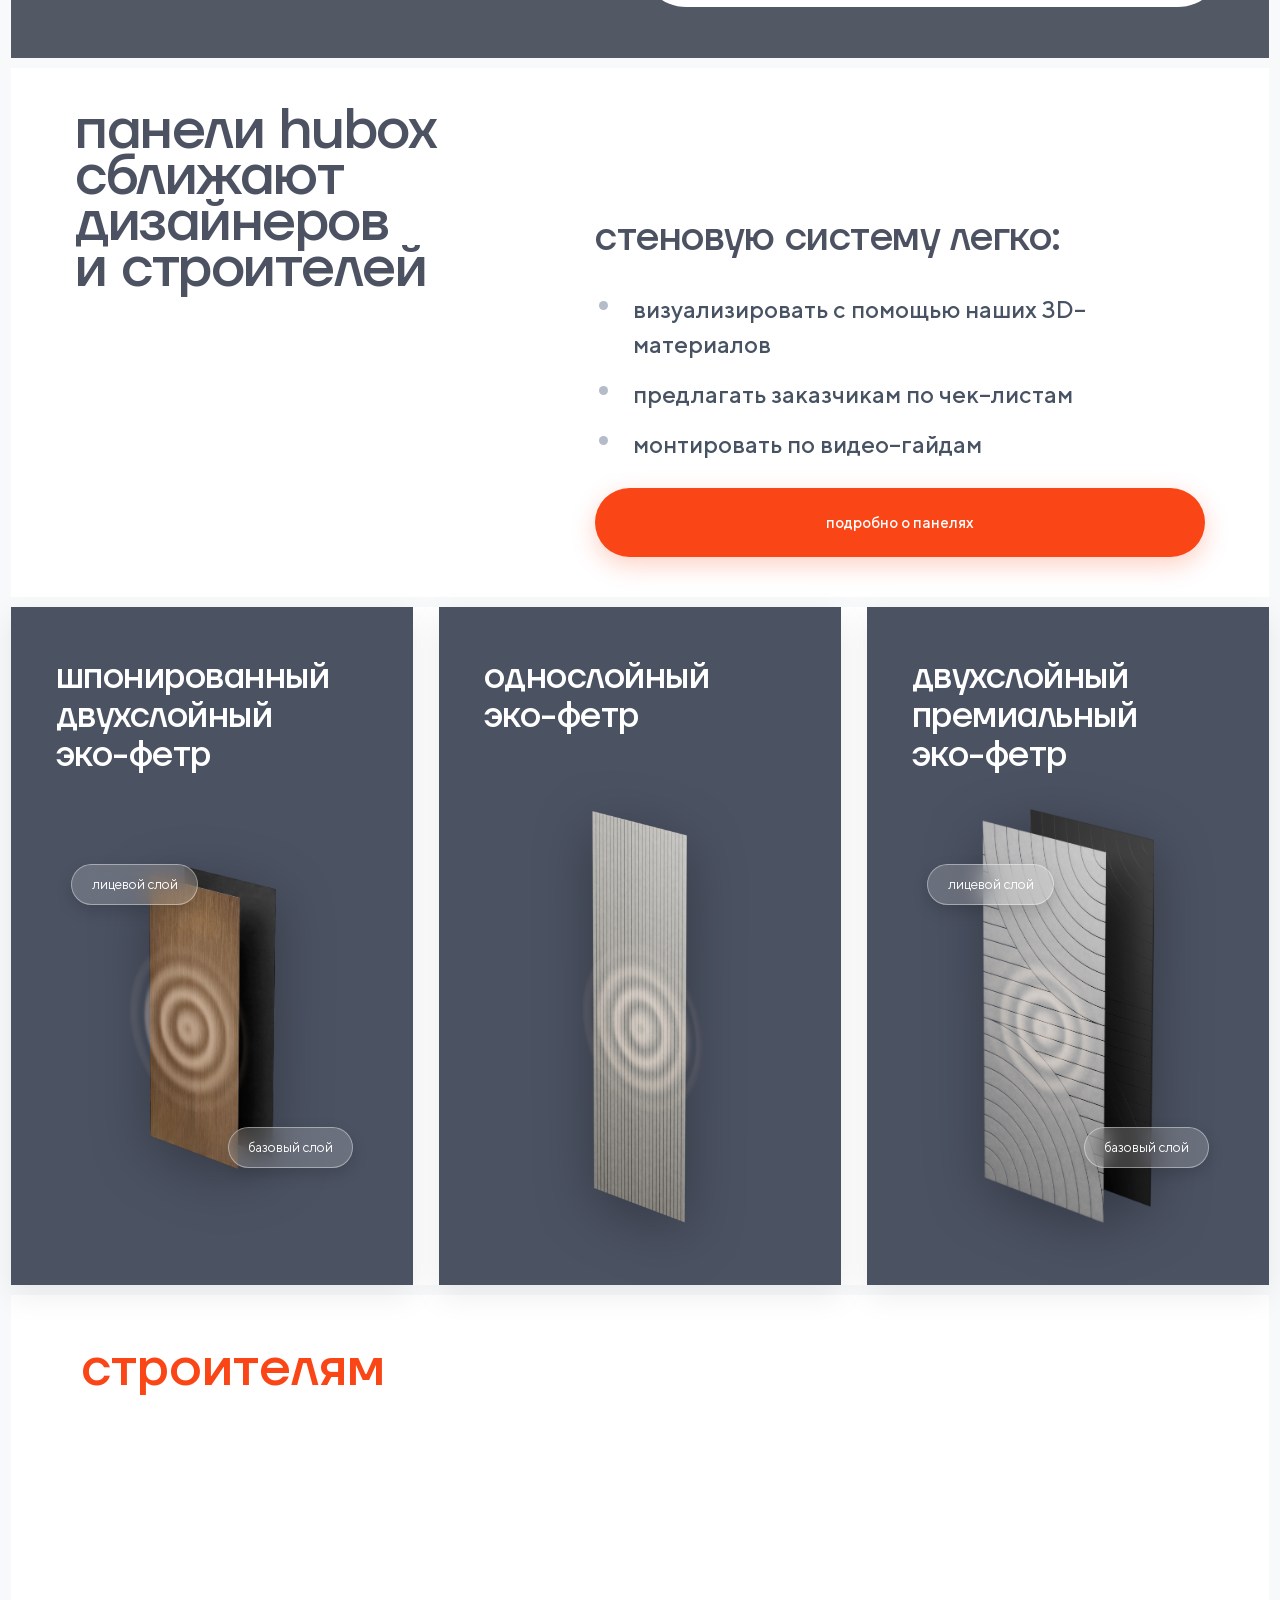
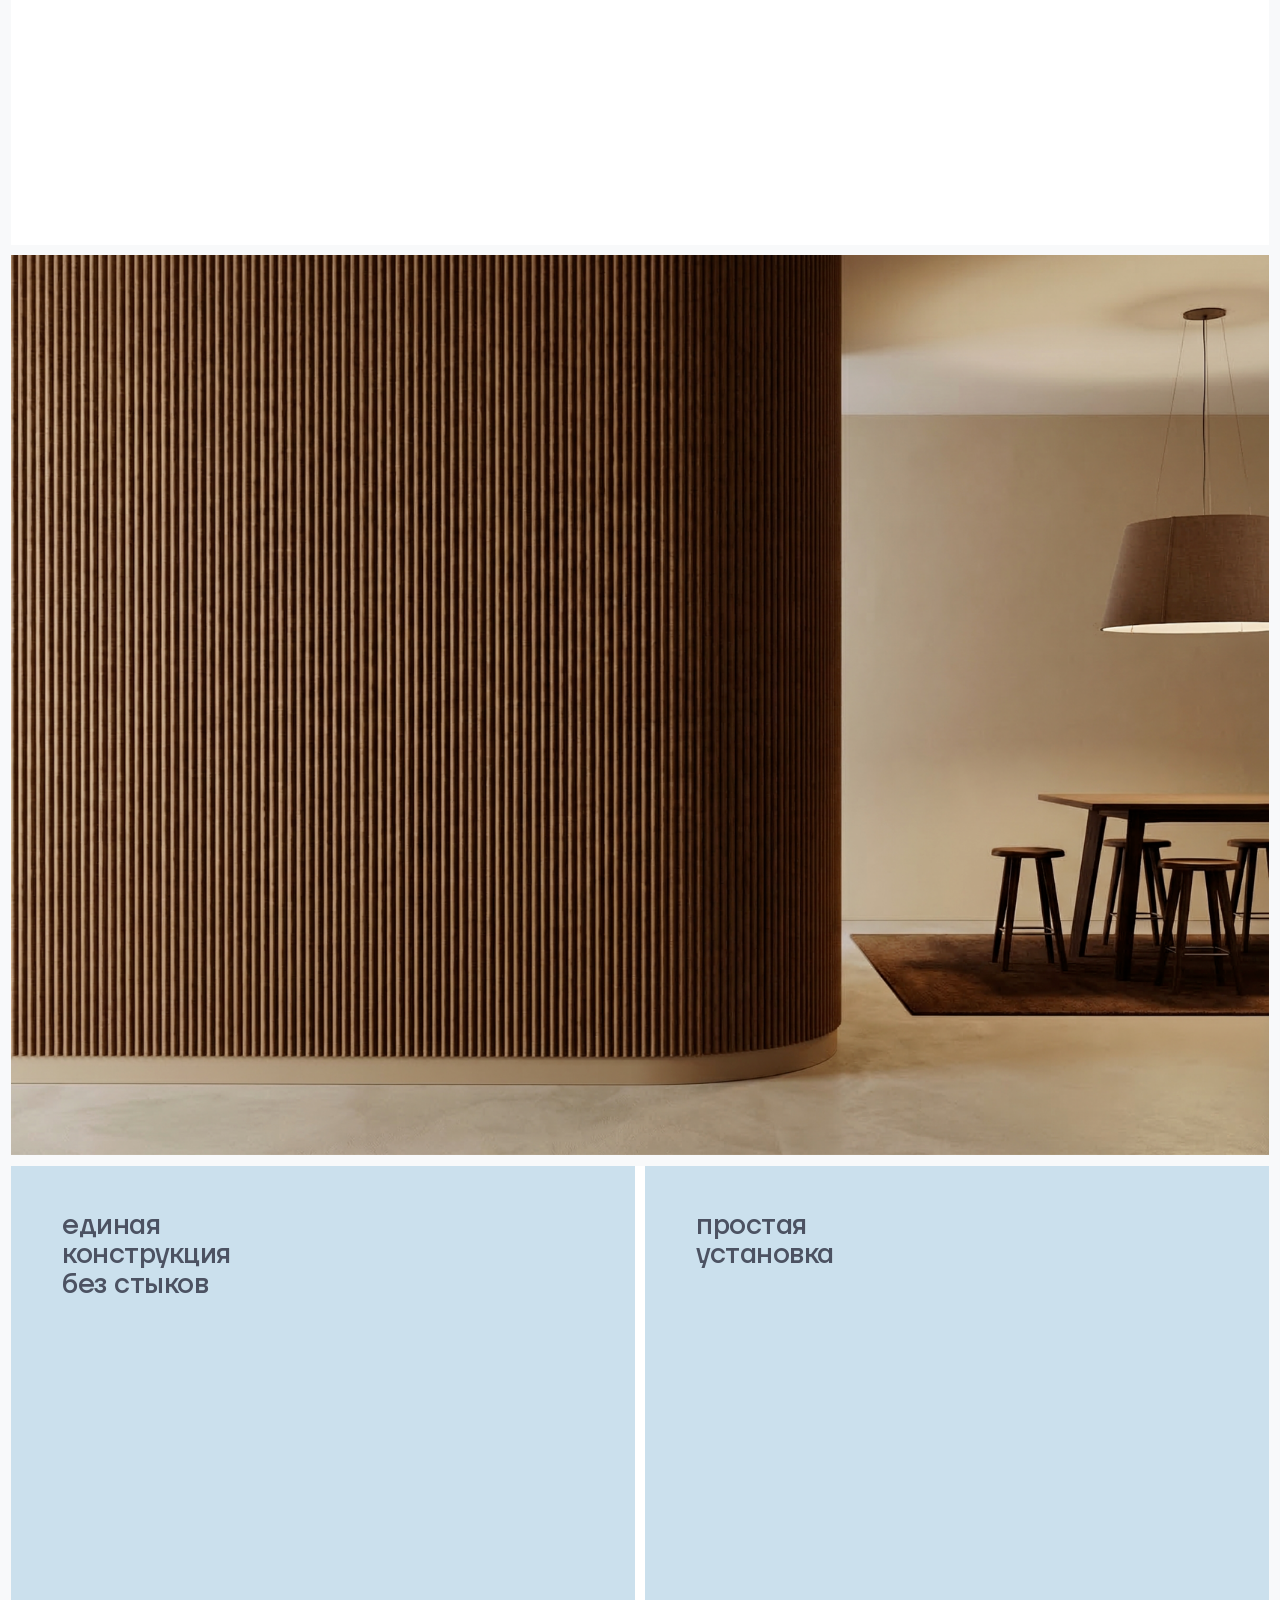
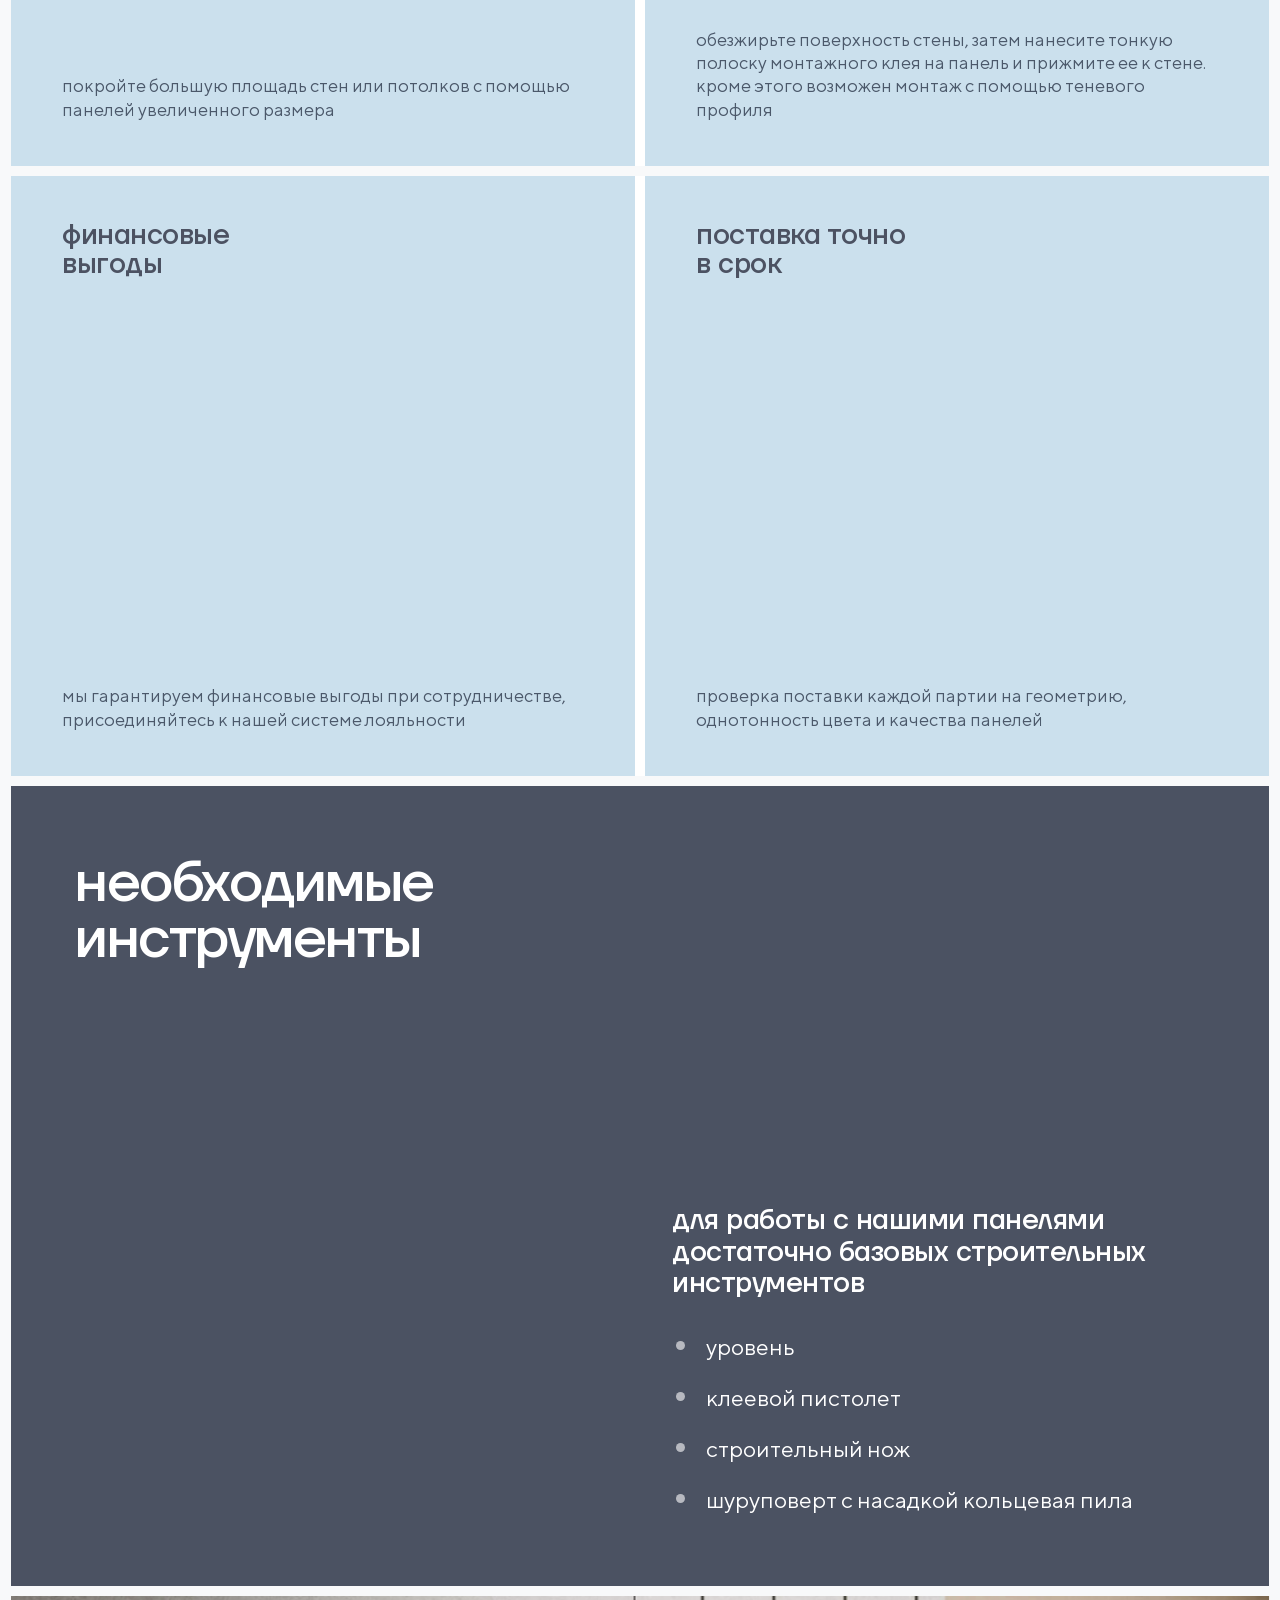
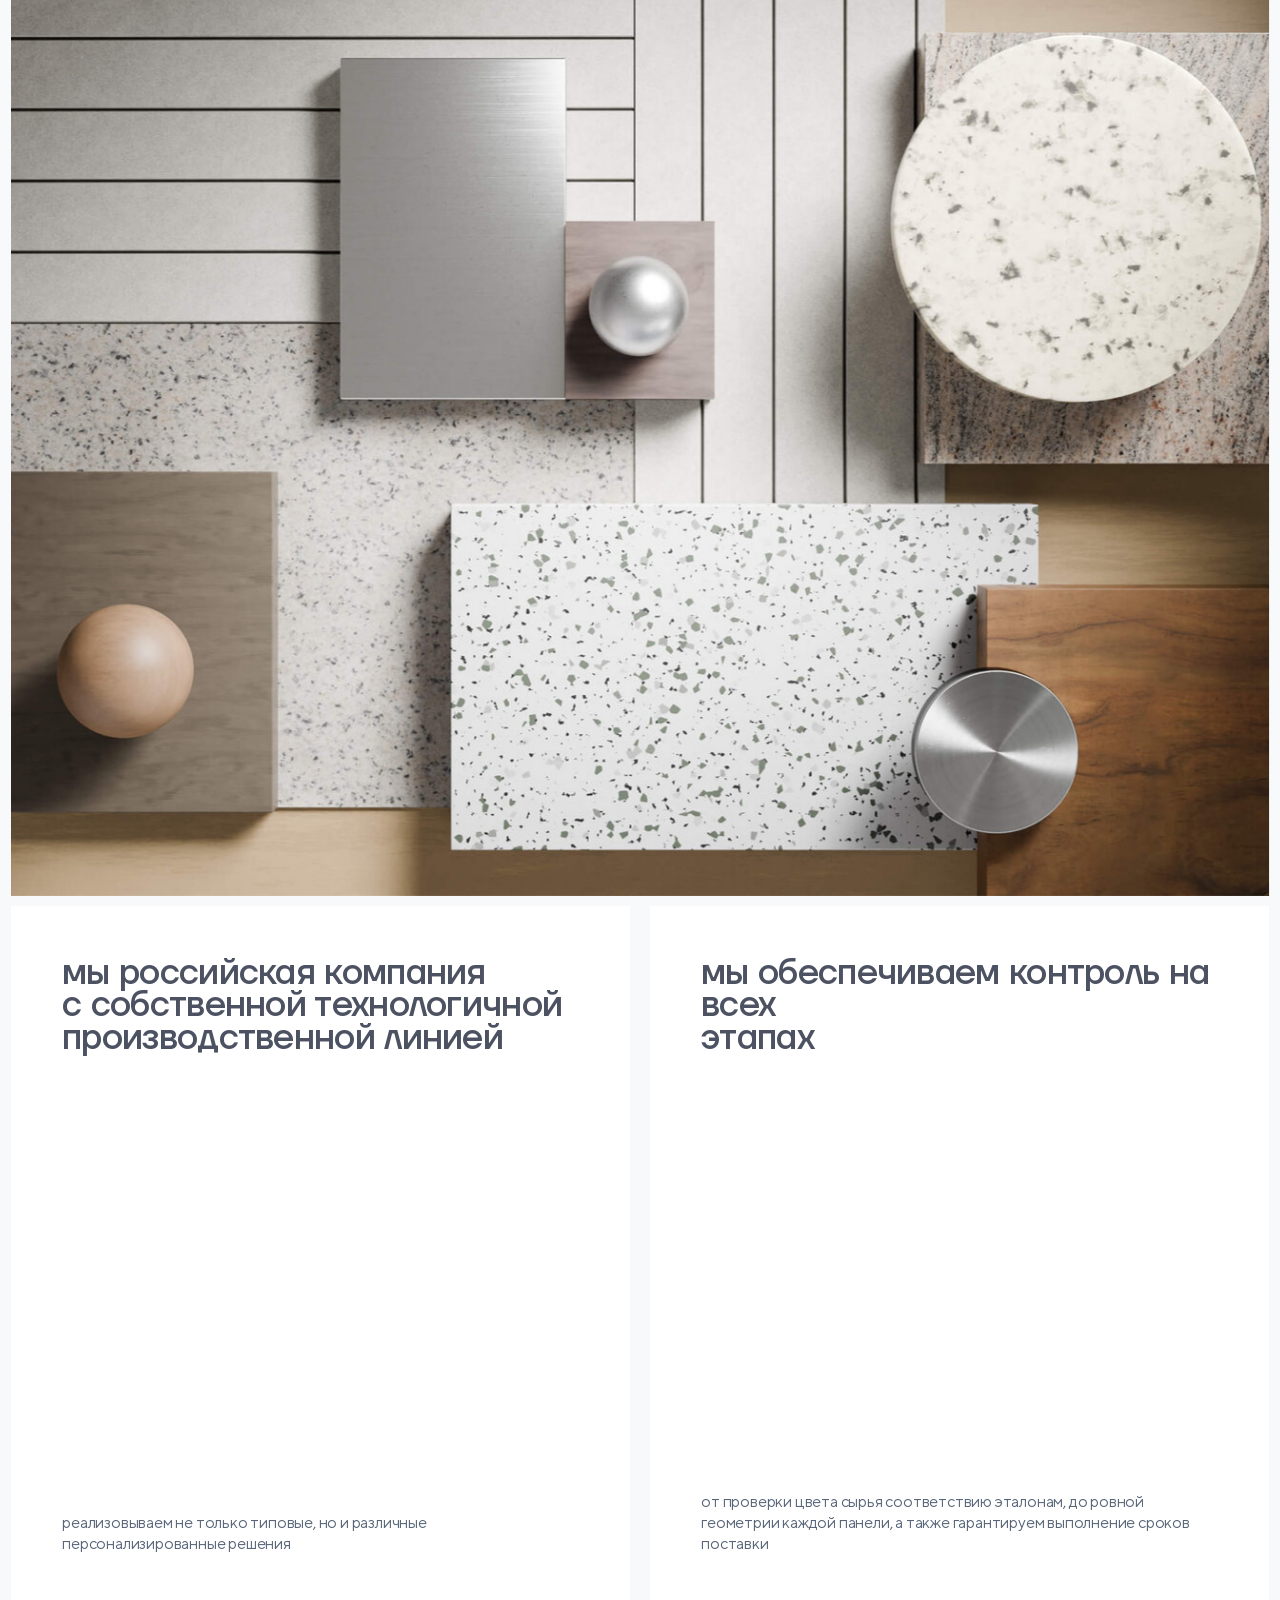
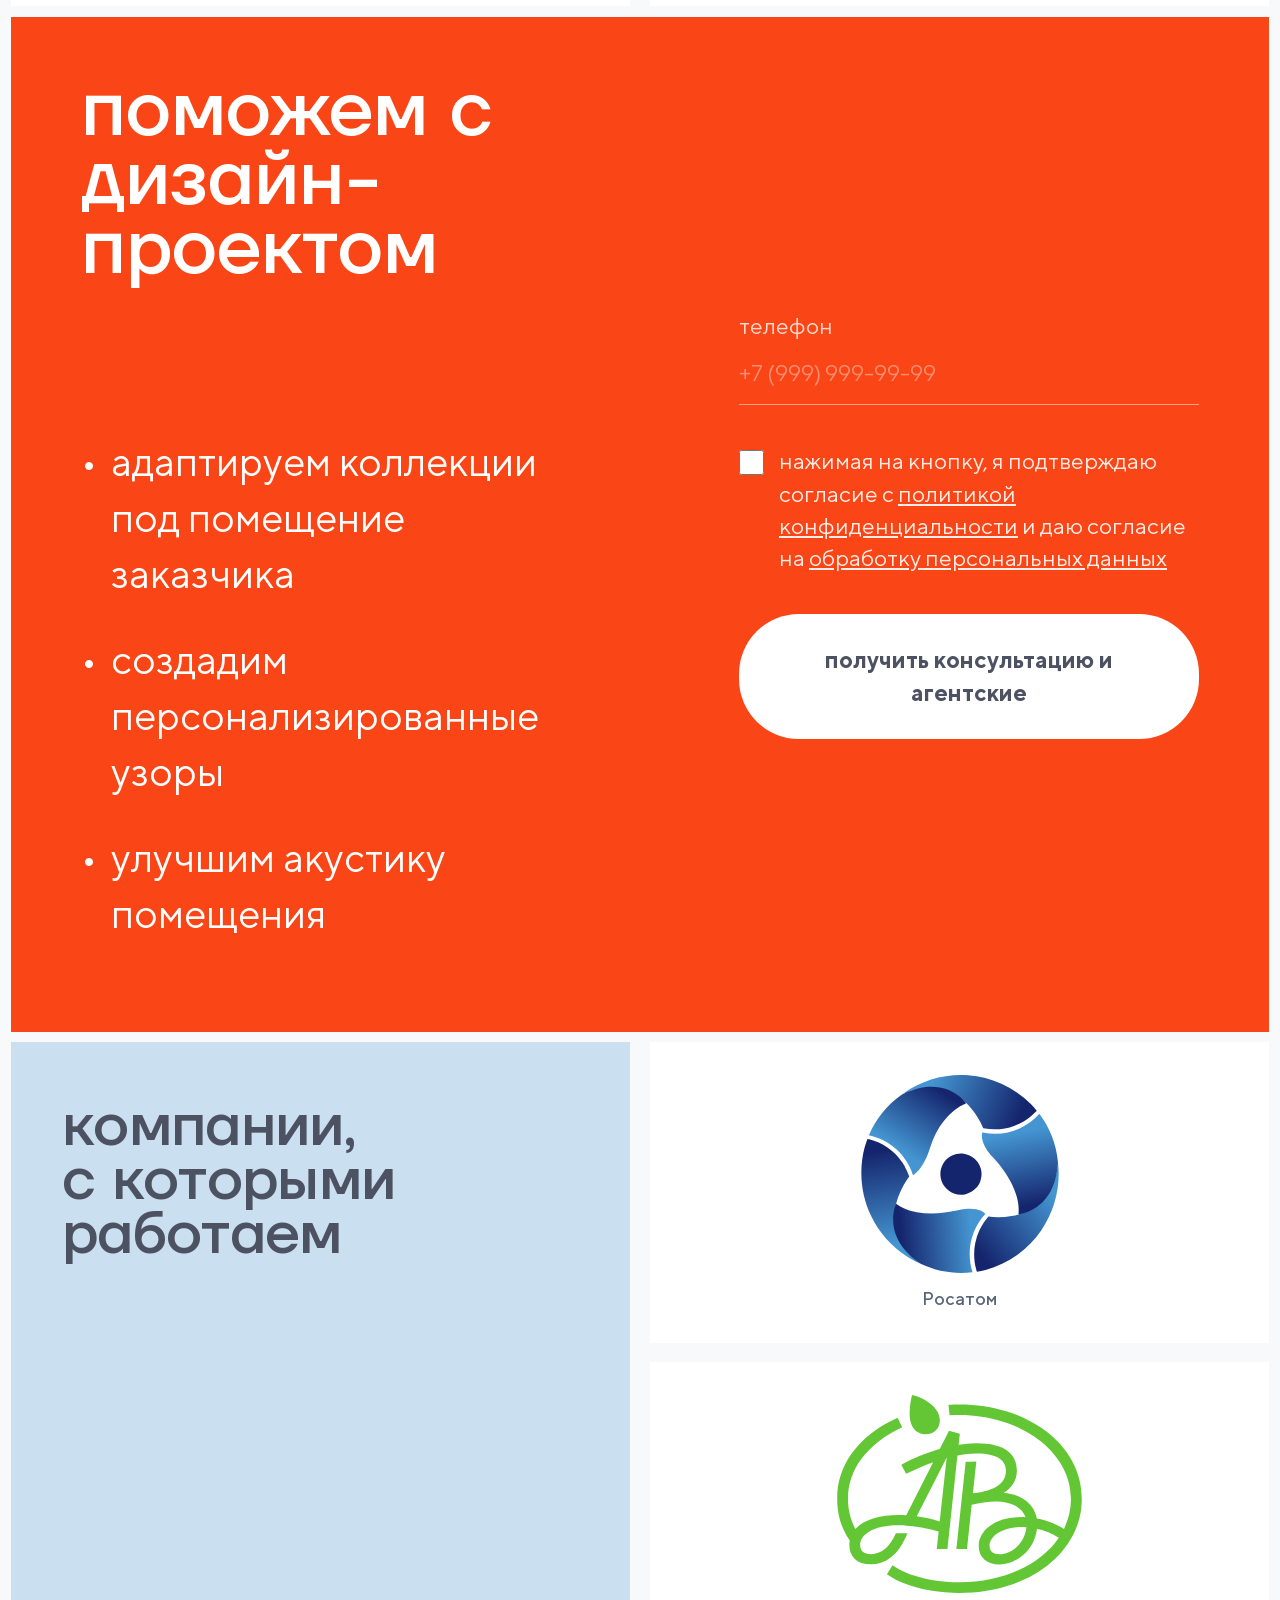
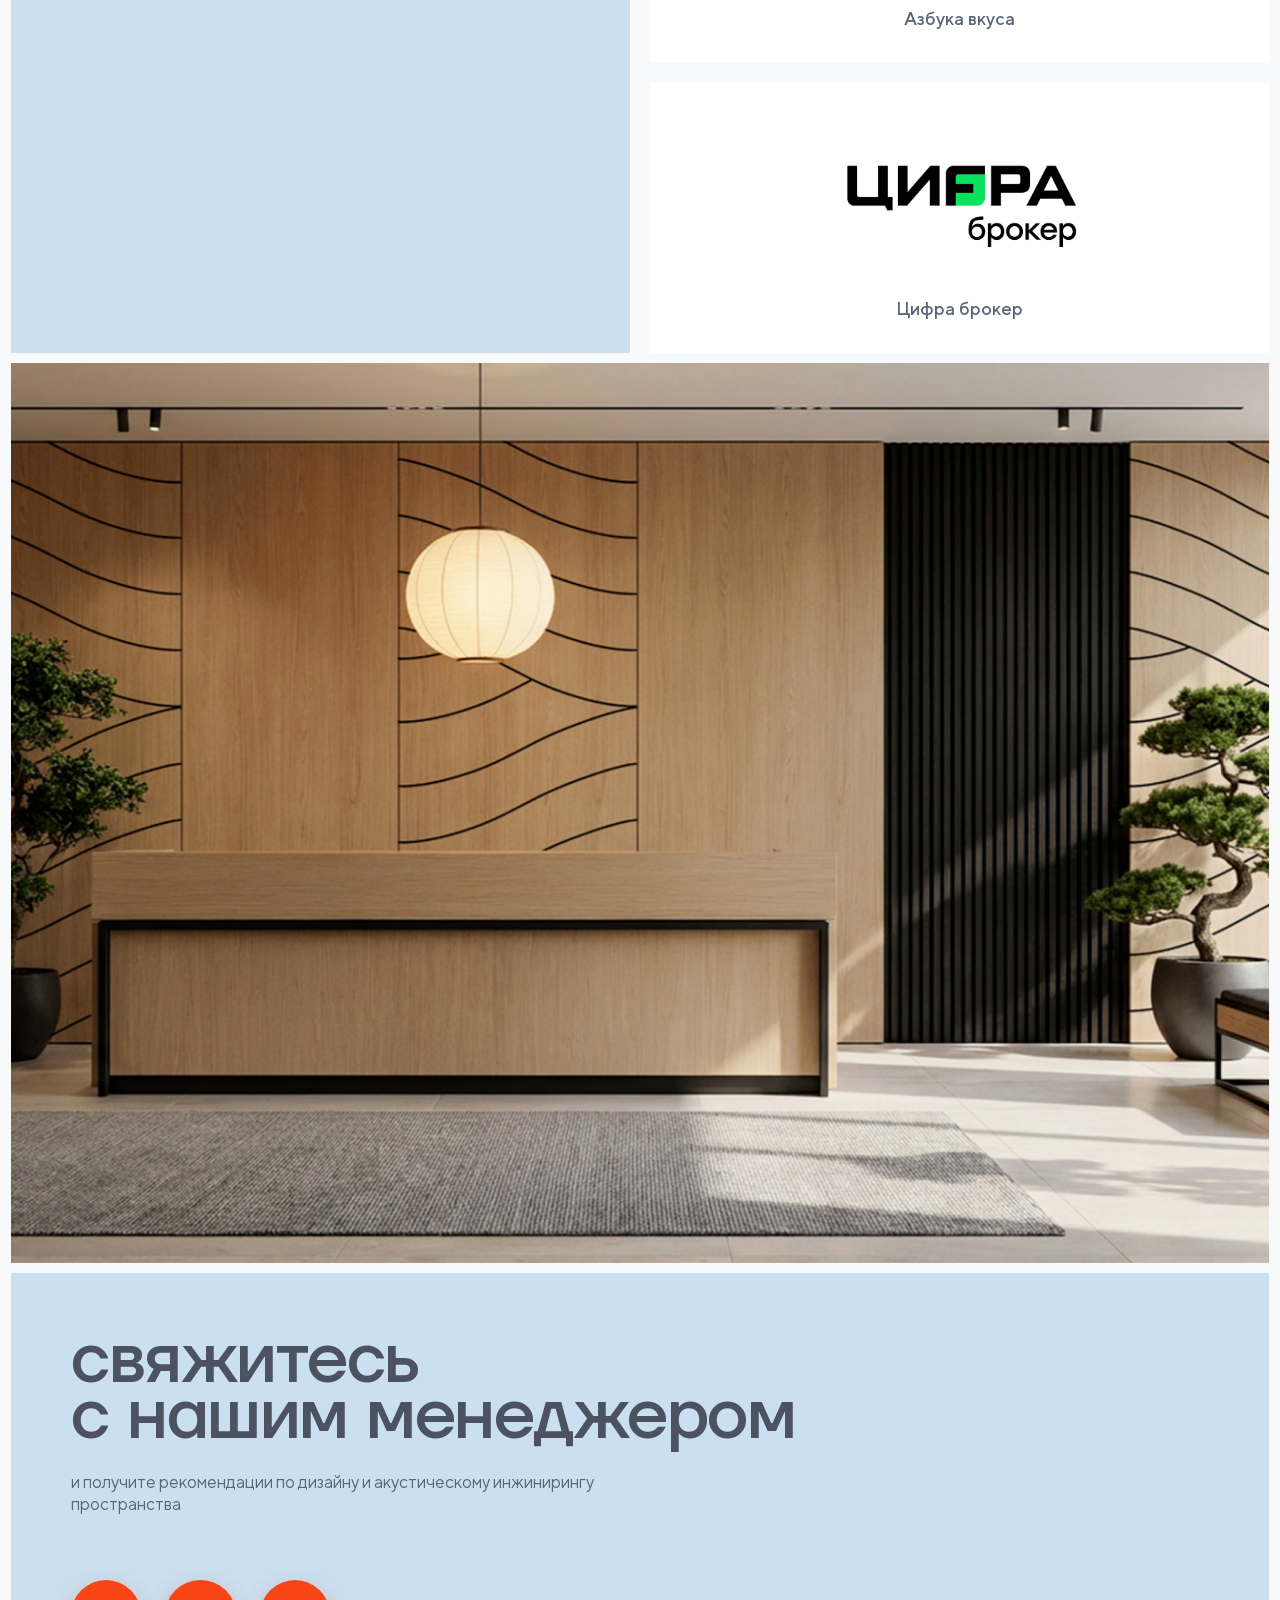
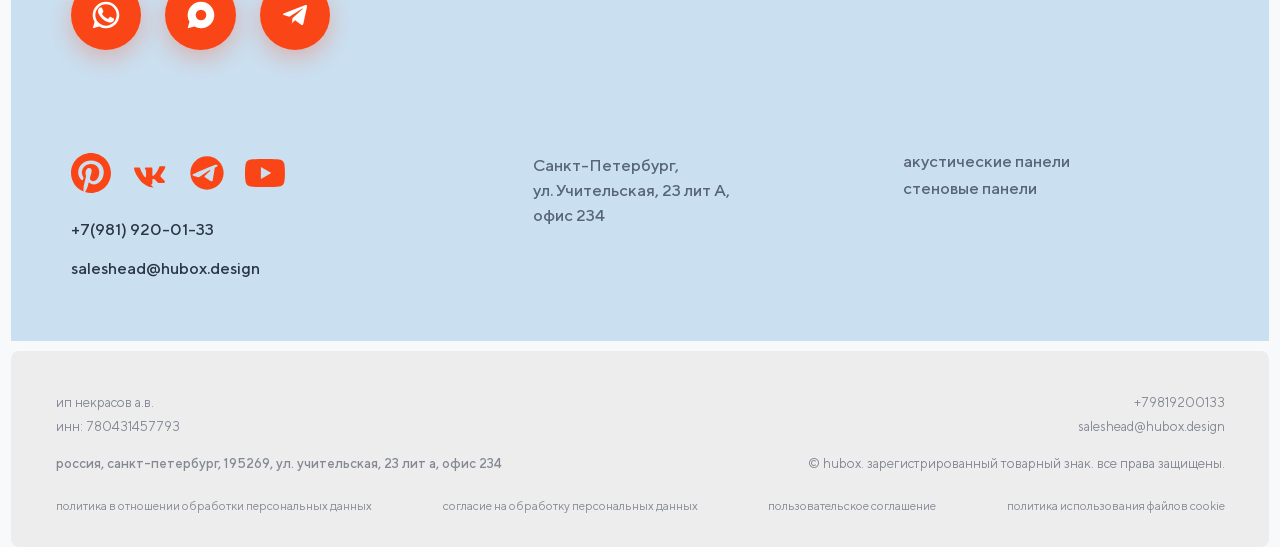
<file: designers.html>
<!doctype html>
<html lang="ru">
  <head>
    <meta charset="UTF-8" />
    <meta name="viewport" content="width=device-width, initial-scale=1.0" />
    <title>Hubox design club — Дизайнерам и архитекторам</title>
    <meta
      name="description"
      content="Hubox design club – сообщество для обмена опытом, вдохновения и профессионального роста. Агентское вознаграждение, эксклюзивные материалы, тренды и партнерская программа."
    />
    <link
      rel="icon"
      type="image/png"
      sizes="32x32"
      href="assets/image/wall/Logo.png"
    />
    <link rel="stylesheet" href="css/home/base.css" />
    <link rel="stylesheet" href="css/home/01-header.css?v=1" />
    <link rel="stylesheet" href="css/home/02-mobile-menu.css?v=4" />
    <link rel="stylesheet" href="css/home/24-sticky-header-hide.css" />
    <link
      rel="stylesheet"
      href="https://cdnjs.cloudflare.com/ajax/libs/font-awesome/6.4.0/css/all.min.css"
    />
    <link rel="stylesheet" href="css/base.css" />
    <link rel="stylesheet" href="css/styles.css?v=31" />
    <link rel="stylesheet" href="css/sections.css?v=13" />
    <link rel="stylesheet" href="css/responsive.css?v=12" />
    <link rel="stylesheet" href="css/fetr.css?v=15" />
    <link rel="stylesheet" href="css/designers.css?v=37" />

    <script src="js/home/01-header.js"></script>
    <script src="js/home/02-mobile-menu.js"></script>
    <script src="js/home/24-sticky-header-hide.js"></script>
    <script src="js/home/main.js"></script>

  </head>
  <body>
    <header class="header header--autohide">
      <div class="header-bar">
        <a
          class="header-logo"
          href="index.html"
          aria-label="Hubox — на главную"
        >
          <img
            src="img/logo.svg"
            alt="Hubox acoustic decor"
            width="80"
            height="46"
          />
        </a>

        <span class="header-line header-line--left" aria-hidden="true"></span>
        <span class="header-line header-line--right" aria-hidden="true"></span>
        <span class="header-line header-line--mid" aria-hidden="true"></span>

        <nav class="header-top" aria-label="Разделы сайта">
          <a class="header-top-link" href="index.html">главная</a>
          <a class="header-top-link" href="walls.html">стеновые панели</a>
          <a class="header-top-link is-current" href="designers.html"
            >дизайнерам и строителям</a
          >
          <a class="header-top-link header-top-link--last" href="fetr.html"
            >о фетре</a
          >
          <a class="header-top-link" href="ceiling.html">потолочные решения</a>
        </nav>

        <nav class="header-menu" aria-label="Разделы страницы">
          <a class="header-menu-link is-active" href="#hdc"
            >hubox design club</a
          >
          <a class="header-menu-link" href="#showroom">цифровой шоурум</a>
          <a class="header-menu-link" href="#acoustic">акустические панели</a>
          <a class="header-menu-link" href="#types">строители</a>
          <a class="header-menu-link" href="#contacts">контакты</a>
        </nav>

        <a class="header-callback btn btn--outline" href="#callbackModal"
          >обратный звонок</a
        >
        <a class="header-phone" href="tel:+79819200133">+7(981) 920-01-33</a>

        <button
          class="header-burger"
          type="button"
          aria-label="Открыть меню"
          aria-expanded="false"
        >
          <svg
            viewBox="0 0 45 45"
            xmlns="http://www.w3.org/2000/svg"
            aria-hidden="true"
          >
            <path
              fill="transparent"
              stroke="#c9cbd0"
              d="M22.5 1C34.3741 1 44 10.6259 44 22.5C44 34.3741 34.3741 44 22.5 44C10.6259 44 1 34.3741 1 22.5C1 10.6259 10.6259 1 22.5 1Z"
            />
            <line
              stroke="#4c5262"
              stroke-linecap="round"
              x1="13"
              y1="18.5"
              x2="32"
              y2="18.5"
            />
            <line
              stroke="#4c5262"
              stroke-linecap="round"
              x1="13"
              y1="23.5"
              x2="32"
              y2="23.5"
            />
            <line
              stroke="#4c5262"
              stroke-linecap="round"
              x1="13"
              y1="28.5"
              x2="32"
              y2="28.5"
            />
          </svg>
        </button>
      </div>
    </header>

    <div class="mobile-menu" id="mobileMenu" aria-hidden="true">
      <div class="mobile-menu-inner">
        <span class="mobile-menu-bg" aria-hidden="true"></span>
        <span class="mobile-menu-head" aria-hidden="true"></span>

        <a
          class="mobile-menu-logo"
          href="index.html"
          aria-label="Hubox — на главную"
        >
          <img
            src="img/logo-white.svg"
            alt="Hubox acoustic decor"
            width="62"
            height="36"
          />
        </a>

        <button
          class="mobile-menu-close"
          type="button"
          aria-label="Закрыть меню"
        >
          <svg
            viewBox="0 0 45 45"
            xmlns="http://www.w3.org/2000/svg"
            aria-hidden="true"
          >
            <path
              fill="transparent"
              stroke="#fff"
              d="M22.5 1C34.374 1 44 10.626 44 22.5C44 34.374 34.374 44 22.5 44C10.626 44 1 34.374 1 22.5C1 10.626 10.626 1 22.5 1Z"
            />
            <line
              stroke="#fff"
              stroke-linecap="round"
              x1="15.87"
              y1="15.87"
              x2="29.13"
              y2="29.13"
            />
            <line
              stroke="#fff"
              stroke-linecap="round"
              x1="15.87"
              y1="29.13"
              x2="29.13"
              y2="15.87"
            />
          </svg>
        </button>

        <nav class="mobile-menu-nav" aria-label="Основное меню">
          <a class="mobile-menu-link" href="index.html">главная</a>
          <span class="mobile-menu-line" aria-hidden="true"></span>
          <a class="mobile-menu-link" href="walls.html">стеновые панели</a>
          <span class="mobile-menu-line" aria-hidden="true"></span>
          <a class="mobile-menu-link is-current" href="designers.html"
            >дизайнерам и строителям</a
          >
          <span class="mobile-menu-line" aria-hidden="true"></span>
          <a class="mobile-menu-link" href="fetr.html">о фетре</a>
          <span class="mobile-menu-line" aria-hidden="true"></span>
          <a class="mobile-menu-link" href="ceiling.html">потолочные решения</a>
        </nav>

        <a class="mobile-menu-banner" href="#callbackModal">
          <img
            src="assets/misc-home/Group_3585.png.webp"
            alt="Получите персональную консультацию быстро"
            width="330"
            height="109"
            loading="lazy"
          />
        </a>

        <div class="mobile-menu-footer">
          <a
            class="mobile-menu-social"
            href="https://wa.me/79819200133"
            aria-label="WhatsApp"
            target="_blank"
            rel="noopener"
          >
            <img
              class="icon-wa"
              src="img/icon-whatsapp.svg"
              alt="WhatsApp"
              width="20"
              height="20"
            />
          </a>
          <a
            class="mobile-menu-social"
            href="https://max.ru/u/f9LHodD0cOK3WJPM7sQIj9P2X8cJuJuxbxF_1fQLAGK2vIsiZWf4V0CMH4w"
            aria-label="MAX"
            target="_blank"
            rel="noopener"
          >
            <img
              class="icon-max"
              src="assets/misc-home/-removebg-preview.png"
              alt="MAX"
              width="27"
              height="27"
            />
          </a>
          <a
            class="mobile-menu-social"
            href="https://t.me/+79819200133"
            aria-label="Telegram"
            target="_blank"
            rel="noopener"
          >
            <img
              class="icon-tg"
              src="img/icon-telegram.svg"
              alt="Telegram"
              width="21"
              height="18"
            />
          </a>
          <a
            class="mobile-menu-social"
            href="tel:+79819200133"
            aria-label="Позвонить"
          >
            <img
              class="icon-tel"
              src="assets/misc-home/icons8--100.png"
              alt="Телефон"
              width="19"
              height="19"
            />
          </a>
          <a class="mobile-menu-callback btn btn--outline" href="#callbackModal"
            >обратный звонок</a
          >
        </div>
      </div>
    </div>

    <main class="main-content">
      <section class="block block-1">
        <section class="hero-slider">
          <div class="slider-progress-container">
            <div class="progress-segment">
              <div class="progress-fill"></div>
            </div>
            <div class="progress-segment">
              <div class="progress-fill"></div>
            </div>
            <div class="progress-segment">
              <div class="progress-fill"></div>
            </div>
            <div class="progress-segment">
              <div class="progress-fill"></div>
            </div>
          </div>

          <div class="slider-container">
            <div class="slide designers-hero-slide-1 active"></div>
            <div class="slide designers-hero-slide-2"></div>
            <div class="slide designers-hero-slide-3"></div>
            <div class="slide designers-hero-slide-4"></div>
          </div>

          <div class="slider-static-content">
            <div class="main-text-block">
              <h1 class="reveal">
                дизайнерам <br />
                и архитекторам
              </h1>
              <p class="sub-text reveal delay-1">
                hubox - сообщество для обмена опытом, вдохновения <br />и
                профессионального роста
              </p>
            </div>
            <div class="bottom-controls reveal delay-2">
              <a href="#callbackModal" class="btn-calculate modal-trigger-btn"
                >стать партнером</a
              >
              <div class="made-in-russia">
                <img
                  src="assets/svg/made-in-russia.svg"
                  alt="Сделано в России"
                  class="img-made-in"
                />
              </div>
            </div>
          </div>
        </section>
      </section>

      <section class="intro-section" id="hdc">
        <div class="intro-container">
          <div class="intro-logo reveal">hubox</div>
          <div class="intro-content">
            <p class="reveal delay-1">
              участники получают агентское вознаграждение, а также доступ к
              эксклюзивным материалам, трендам, специальным предложениям и
              возможность для сотрудничества с нашей базой клиентов
            </p>
          </div>
        </div>
      </section>

      <section class="hero-two-blocks-wrapper">
        <div class="hero-block-card card-focus-white reveal">
          <h2 class="focus-card-title">в нашем фокусе</h2>
          <ul class="focus-bullets-list">
            <li class="reveal delay-1">
              система денежного начисления 3 уровня привилегий
            </li>
            <li class="reveal delay-1">поставка точно в срок</li>
            <li class="reveal delay-1">доступ к интерьерным тренд-картам</li>
            <li class="reveal delay-2">
              онлайн-помощь по монтажу и строительству
            </li>
            <li class="reveal delay-2">
              чек-лист по продаже панелей и доступ к фотобанку
            </li>
            <li class="reveal delay-2">доступ к интересным проектам</li>
            <li class="reveal delay-3">
              доступ к цифровым моделям продуктов Hubox
            </li>
            <li class="reveal delay-3">персональный менеджер</li>
            <li class="reveal delay-3">
              розыгрыши мерча и обучения для дизайнеров
            </li>
          </ul>
        </div>

        <div class="hero-block-card card-image-samples reveal delay-1">
          <img
            src="assets/image/design/hf_20260316_121520_6.png"
            alt="Образцы фетра Hubox"
          />
        </div>
      </section>

      <section class="hero-two-blocks-wrapper">
        <div class="hero-block-card living-slider-wrapper reveal active">
          <div class="living-slider-container">
            <div class="slide designers-second-slide-1 active"></div>
            <div class="slide designers-second-slide-2"></div>
            <div class="slide designers-second-slide-3"></div>
            <div class="slide designers-second-slide-4"></div>
            <div class="slide designers-second-slide-5"></div>
          </div>
          <div class="slider-progress-mini">
            <div class="progress-segment">
              <div class="progress-fill"></div>
            </div>
            <div class="progress-segment">
              <div class="progress-fill"></div>
            </div>
            <div class="progress-segment">
              <div class="progress-fill"></div>
            </div>
            <div class="progress-segment">
              <div class="progress-fill"></div>
            </div>
            <div class="progress-segment">
              <div class="progress-fill"></div>
            </div>
          </div>
        </div>

        <div
          class="hero-block-card card-showroom-blue reveal active delay-1"
          id="showroom"
        >
          <h2 class="showroom-card-title">цифровой шоурум</h2>
          <p class="showroom-card-desc">
            создайте пространство с помощью нашего цифрового инструментария и
            3D-моделей
          </p>
          <div class="showroom-pills-wrap">
            <a href="#callbackModal" class="showroom-pill-btn modal-trigger-btn"
              >2D/3D</a
            >
            <a href="#callbackModal" class="showroom-pill-btn modal-trigger-btn"
              >инструкции по монтажу</a
            >
            <a href="#callbackModal" class="showroom-pill-btn modal-trigger-btn"
              >текстуры и цвета</a
            >
            <a href="#callbackModal" class="showroom-pill-btn modal-trigger-btn"
              >технические спецификации</a
            >
            <a href="#callbackModal" class="showroom-pill-btn modal-trigger-btn"
              >каталоги</a
            >
            <a href="#callbackModal" class="showroom-pill-btn modal-trigger-btn"
              >сертификаты соответствия</a
            >
          </div>
        </div>
      </section>
      <section class="noise-control-section">
        <div class="noise-control-container">
          <div class="noise-info reveal">
            <h2 class="noise-title reveal delay-1">
              получить<br />доступ к<br />материалам
            </h2>
          </div>
          <div class="noise-form-wrapper-design reveal delay-2">
            <form action="#" class="noise-form">
              <div class="input-group-dark">
                <label for="phone-consult">телефон</label>
                <input
                  type="tel"
                  id="phone-consult"
                  placeholder="+7 (999) 999-99-99"
                  inputmode="numeric"
                  maxlength="18"
                  required
                />
              </div>
              <div class="checkbox-group-dark">
                <input type="checkbox" id="agree-noise" required />
                <label for="agree-noise"
                  >нажимая на кнопку, я подтверждаю согласие с
                  <a href="agreement.html">обработкой персональных данных</a> и
                  <a href="privacy.html">политикой конфиденциальности</a></label
                >
              </div>
              <button type="submit" class="btn-submit-grey">получить</button>
            </form>
          </div>
        </div>
      </section>

      <section class="designers-connect-block" id="panels">
        <div class="designers-connect-container">
          <div class="connect-left">
            <h2 class="connect-main-title reveal">
              панели hubox<br />
              сближают дизайнеров<br />
              и строителей
            </h2>
          </div>
          <div class="connect-right">
            <h3 class="connect-subtitle reveal delay-1">
              стеновую систему легко:
            </h3>
            <ul class="connect-list">
              <li class="reveal delay-1">
                визуализировать с помощью наших 3D–материалов
              </li>
              <li class="reveal delay-2">
                предлагать заказчикам по чек–листам
              </li>
              <li class="reveal delay-2">монтировать по видео–гайдам</li>
            </ul>
            <div class="connect-btn-wrap reveal delay-3">
              <a href="index.html" class="btn-orange-pill-cta">
                подробно о панелях
              </a>
            </div>
          </div>
        </div>
      </section>

      <section class="fetr-types-cards-section" id="acoustic">
        <div class="fetr-types-grid">
          <div class="fetr-type-card reveal">
            <h3 class="fetr-type-card-title">
              шпонированный<br />двухслойный<br />эко-фетр
            </h3>
            <div class="fetr-type-visual">
              <span class="badge-layer top-left">лицевой слой</span>
              <img
                src="assets/image/wall/wood.png"
                alt="Шпонированный эко-фетр"
                class="fetr-type-img"
              />
              <img
                src="assets/image/wall/loader.webp"
                alt="Звуковая волна"
                class="fetr-type-soundwave"
              />
              <span class="badge-layer bottom-right">базовый слой</span>
            </div>
          </div>

          <div class="fetr-type-card reveal delay-1">
            <h3 class="fetr-type-card-title">однослойный<br />эко-фетр</h3>
            <div class="fetr-type-visual">
              <img
                src="assets/image/wall/wall_wave.png"
                alt="Однослойный эко-фетр"
                class="fetr-type-img"
              />
              <img
                src="assets/image/wall/loader.webp"
                alt="Звуковая волна"
                class="fetr-type-soundwave"
              />
            </div>
          </div>

          <div class="fetr-type-card reveal delay-2">
            <h3 class="fetr-type-card-title">
              двухслойный<br />премиальный<br />эко-фетр
            </h3>
            <div class="fetr-type-visual">
              <span class="badge-layer top-left">лицевой слой</span>
              <img
                src="assets/image/wall/product-specs.png"
                alt="Двухслойный премиальный эко-фетр"
                class="fetr-type-img"
              />
              <img
                src="assets/image/wall/loader.webp"
                alt="Звуковая волна"
                class="fetr-type-soundwave"
              />
              <span class="badge-layer bottom-right">базовый слой</span>
            </div>
          </div>
        </div>
      </section>

      <section class="types-section-design" id="types">
        <div class="types-container-design">
          <div class="types-title-design reveal">строителям</div>
          <ul class="types-list-design">
            <li class="reveal delay-1">
              отделочный материал, с которым легко работать
            </li>
            <li class="reveal delay-2">
              мы гарантируем агентское вознаграждение при сотрудничестве,
              присоединяйтесь к нашей партнерской сети
            </li>
          </ul>
        </div>
      </section>

      <section
        class="interior-view-section designers-interior-1 reveal"
      >
        <div class="interior-view-content"></div>
      </section>

      <section class="light-blue-cards-section">
        <div class="light-blue-grid">
          <div class="light-blue-card reveal">
            <h3 class="light-blue-card-title">
              единая<br />конструкция<br />без стыков
            </h3>
            <p class="light-blue-card-desc">
              покройте большую площадь стен или потолков с помощью панелей
              увеличенного размера
            </p>
          </div>

          <div class="light-blue-card reveal delay-1">
            <h3 class="light-blue-card-title">простая<br />установка</h3>
            <p class="light-blue-card-desc">
              обезжирьте поверхность стены, затем нанесите тонкую полоску
              монтажного клея на панель и прижмите ее к стене. кроме этого
              возможен монтаж с помощью теневого профиля
            </p>
          </div>
        </div>
      </section>

      <section class="light-blue-cards-section">
        <div class="light-blue-grid">
          <div class="light-blue-card reveal">
            <h3 class="light-blue-card-title">финансовые<br />выгоды<br /></h3>
            <p class="light-blue-card-desc">
              мы гарантируем финансовые выгоды при сотрудничестве,
              присоединяйтесь к нашей системе лояльности
            </p>
          </div>

          <div class="light-blue-card reveal delay-1">
            <h3 class="light-blue-card-title">поставка точно<br />в срок</h3>
            <p class="light-blue-card-desc">
              проверка поставки каждой партии на геометрию, однотонность цвета и
              качества панелей
            </p>
          </div>
        </div>
      </section>

      <section class="required-tools-section" id="tools">
        <div class="required-tools-container">
          <div class="tools-left-col">
            <h2 class="tools-main-title reveal">
              необходимые<br />инструменты
            </h2>
          </div>
          <div class="tools-right-col">
            <h3 class="tools-subtitle reveal delay-1">
              для работы с нашими панелями достаточно базовых строительных
              инструментов
            </h3>
            <ul class="tools-bullets-list">
              <li class="reveal delay-1">уровень</li>
              <li class="reveal delay-2">клеевой пистолет</li>
              <li class="reveal delay-2">строительный нож</li>
              <li class="reveal delay-3">
                шуруповерт с насадкой кольцевая пила
              </li>
            </ul>
          </div>
        </div>
      </section>

      <section
        class="interior-view-section designers-interior-2 reveal"
      >
        <div class="interior-view-content"></div>
      </section>

      <section class="white-production-cards-section" id="production">
        <div class="white-production-grid">
          <div class="white-production-card reveal">
            <h3 class="white-production-title">
              мы российская компания<br />
              с собственной технологичной<br />
              производственной линией
            </h3>
            <p class="white-production-desc">
              реализовываем не только типовые, но и различные
              персонализированные решения
            </p>
          </div>

          <div class="white-production-card reveal delay-1">
            <h3 class="white-production-title">
              мы обеспечиваем контроль на всех<br />
              этапах
            </h3>
            <p class="white-production-desc">
              от проверки цвета сырья соответствию эталонам, до ровной геометрии
              каждой панели, а также гарантируем выполнение сроков поставки
            </p>
          </div>
        </div>
      </section>

      <section class="promo-section">
        <div class="promo-container">
          <div class="promo-info reveal">
            <h2 class="promo-title">поможем с<br />дизайн-<br />проектом</h2>
            <ul class="promo-benefits">
              <li class="reveal delay-1">
                адаптируем коллекции под помещение заказчика
              </li>
              <li class="reveal delay-1">создадим персонализированные узоры</li>
              <li class="reveal delay-2">улучшим акустику помещения</li>
            </ul>
          </div>
          <div class="promo-form-wrapper-design reveal delay-2">
            <form action="#" class="promo-form">
              <div class="input-group">
                <label for="phone">телефон</label>
                <input
                  type="tel"
                  id="phone"
                  name="phone"
                  placeholder="+7 (999) 999-99-99"
                  inputmode="numeric"
                  maxlength="18"
                  required
                />
              </div>
              <div class="checkbox-group">
                <input type="checkbox" id="agree" required />
                <label for="agree"
                  >нажимая на кнопку, я подтверждаю согласие с
                  <a href="privacy.html">политикой конфиденциальности</a> и даю согласие на
                  <a href="agreement.html">обработку персональных данных</a></label
                >
              </div>
              <button type="submit" class="btn-submit">
                получить консультацию и агентские
              </button>
            </form>
          </div>
        </div>
      </section>

      <section class="client-partners-section">
        <div class="client-partners-grid">
          <div class="client-partners-title-card reveal">
            <h2 class="client-partners-main-title">
              компании,<br />с которыми<br />работаем
            </h2>
          </div>

          <div class="client-partners-logos-col">
            <div class="client-logo-card reveal delay-1">
              <img
                src="assets/svg/rosatom.svg"
                alt="Росатом"
                class="client-logo-img"
              />
              <p class="client-logo-name">Росатом</p>
            </div>

            <div class="client-logo-card reveal delay-2">
              <img
                src="assets/svg/azbuka.svg"
                alt="Азбука вкуса"
                class="client-logo-img"
              />
              <p class="client-logo-name">Азбука вкуса</p>
            </div>

            <div class="client-logo-card reveal delay-3">
              <img
                src="assets/image/design/Logo_Cifra_Broker-02.jpg"
                alt="Цифра брокер"
                class="client-logo-img"
              />
              <p class="client-logo-name">Цифра брокер</p>
            </div>
          </div>
        </div>
      </section>

      <section
        class="interior-view-section designers-interior-3 reveal"
      ></section>

      <section class="manager-contact-cta-section" id="contacts">
        <div class="manager-contact-container">
          <div class="manager-contact-top">
            <h2 class="manager-contact-main-title reveal">
              свяжитесь<br />с нашим менеджером
            </h2>
            <p class="manager-contact-desc reveal delay-1">
              и получите рекомендации по дизайну и акустическому инжинирингу
              пространства
            </p>
          </div>

          <div class="manager-orange-buttons reveal delay-2">
            <a
              href="https://wa.me/79819200133"
              class="orange-circle-btn"
              target="_blank"
              aria-label="WhatsApp"
            >
              <svg
                viewBox="0 0 24 24"
                width="30"
                height="30"
                fill="currentColor"
              >
                <path
                  d="M17.472 14.382c-.297-.149-1.758-.867-2.03-.967-.273-.099-.471-.148-.67.15-.197.297-.767.966-.94 1.164-.173.199-.347.223-.644.075-.297-.15-1.255-.463-2.39-1.475-.883-.788-1.48-1.761-1.653-2.059-.173-.297-.018-.458.13-.606.134-.133.298-.347.446-.521.151-.172.2-.296.3-.495.099-.198.05-.372-.025-.521-.075-.148-.669-1.611-.916-2.206-.242-.579-.487-.501-.669-.51l-.57-.01c-.198 0-.52.074-.792.372s-1.04 1.016-1.04 2.479 1.065 2.876 1.213 3.074c.149.198 2.095 3.2 5.076 4.487.709.306 1.263.489 1.694.626.712.226 1.36.194 1.872.118.571-.085 1.758-.719 2.006-1.413.248-.695.248-1.29.173-1.414-.074-.124-.272-.198-.57-.347z"
                />
                <path
                  fill-rule="evenodd"
                  clip-rule="evenodd"
                  d="M12 2C6.477 2 2 6.477 2 12c0 1.891.524 3.662 1.435 5.179L2.05 21.95l4.887-1.34A9.957 9.957 0 0012 22c5.523 0 10-4.477 10-10S17.523 2 12 2zm-8 10a8 8 0 1116 0 8 8 0 01-16 0z"
                />
              </svg>
            </a>
            <a
              href="#callbackModal"
              class="orange-circle-btn modal-trigger-btn"
              aria-label="Позвонить"
            >
              <svg
                viewBox="0 0 24 24"
                width="30"
                height="30"
                fill="currentColor"
              >
                <path
                  d="M12 2C6.477 2 2 6.477 2 12c0 1.82.487 3.53 1.338 5.014L2 22l5.12-1.31A9.96 9.96 0 0 0 12 22c5.523 0 10-4.477 10-10S17.523 2 12 2zm0 14a4 4 0 1 1 0-8 4 4 0 0 1 0 8z"
                />
              </svg>
            </a>
            <a
              href="https://t.me/"
              class="orange-circle-btn"
              target="_blank"
              aria-label="Telegram"
            >
              <svg
                viewBox="0 0 24 24"
                width="30"
                height="30"
                fill="currentColor"
              >
                <path
                  d="M9.78 18.65l.28-4.21 7.68-6.92c.34-.31-.07-.46-.52-.18L7.74 13.3 3.64 12c-.88-.28-.89-.86.2-1.3l16-6.16c.74-.29 1.4.18 1.15 1.32L18.26 18.5c-.21.99-.8 1.23-1.63.77l-4.57-3.37-2.2 2.12c-.24.24-.45.45-.92.45z"
                />
              </svg>
            </a>
          </div>

          <div class="manager-bottom-info-grid reveal delay-3">
            <div class="info-col-contacts">
              <div class="info-socials-row">
                <a href="#" aria-label="Pinterest" class="info-social-icon">
                  <svg
                    viewBox="0 0 24 24"
                    width="22"
                    height="22"
                    fill="#fa4616"
                  >
                    <path
                      d="M12 0C5.373 0 0 5.372 0 12c0 5.084 3.163 9.426 7.627 11.174-.105-.949-.2-2.405.042-3.441.218-.937 1.407-5.965 1.407-5.965s-.359-.719-.359-1.782c0-1.668.967-2.914 2.171-2.914 1.023 0 1.518.769 1.518 1.69 0 1.029-.655 2.568-.994 3.995-.283 1.194.599 2.169 1.777 2.169 2.133 0 3.772-2.249 3.772-5.495 0-2.873-2.064-4.882-5.012-4.882-3.414 0-5.418 2.561-5.418 5.207 0 1.031.397 2.138.893 2.738.098.119.112.224.083.345l-.333 1.36c-.053.22-.174.267-.402.161-1.499-.698-2.436-2.889-2.436-4.649 0-3.785 2.75-7.262 7.929-7.262 4.163 0 7.398 2.967 7.398 6.931 0 4.136-2.607 7.464-6.227 7.464-1.216 0-2.359-.631-2.75-1.378l-.748 2.853c-.271 1.043-1.002 2.35-1.492 3.146C9.57 23.812 10.763 24 12 24c6.627 0 12-5.373 12-12S18.627 0 12 0z"
                    />
                  </svg>
                </a>
                <a href="#" aria-label="VK" class="info-social-icon">
                  <svg
                    viewBox="0 0 24 24"
                    width="22"
                    height="22"
                    fill="#fa4616"
                  >
                    <path
                      d="M13.162 18.994c.609 0 .858-.406.858-.941v-1.747c0-.6.284-.741.597-.741.363 0 .741.18 1.458.897 1.077 1.077 1.353 1.532 2.221 1.532h2.247c1.139 0 1.362-.647.741-1.385-.299-.356-1.523-1.637-2.078-2.263-.448-.52-.377-.751 0-1.353 0 0 2.298-3.23 2.528-4.327.115-.399 0-.693-.57-.693h-2.247c-.48 0-.702.254-.822.535 0 0-1.144 2.784-2.768 4.593-.526.526-.766.693-.996.693-.115 0-.284-.167-.284-.647v-3.731c0-.48-.139-.693-.538-.693h-3.535c-.3 0-.48.223-.48.435 0 .455.68.56.749 1.84v2.774c0 .608-.109.718-.348.718-.638 0-2.187-2.348-3.106-5.031-.177-.504-.355-.707-.837-.707h-2.247c-.538 0-.646.254-.646.535 0 .504.646 3.003 3.003 6.309 2.357 3.306 5.674 5.097 8.68 5.097z"
                    />
                  </svg>
                </a>
                <a href="#" aria-label="Telegram" class="info-social-icon">
                  <svg
                    viewBox="0 0 24 24"
                    width="22"
                    height="22"
                    fill="#fa4616"
                  >
                    <path
                      d="M12 2C6.48 2 2 6.48 2 12s4.48 10 10 10 10-4.48 10-10S17.52 2 12 2zm4.64 6.8c-.15 1.58-.8 5.42-1.13 7.19-.14.75-.42 1-.68 1.03-.58.05-1.02-.38-1.58-.75-.88-.58-1.38-.94-2.23-1.5-.99-.65-.35-1.01.22-1.59.15-.15 2.71-2.48 2.76-2.69.01-.03.01-.14-.07-.2-.08-.06-.19-.04-.27-.02-.12.03-1.96 1.25-5.54 3.69-.52.36-1 .54-1.42.53-.47-.01-1.37-.26-2.03-.48-.82-.27-1.47-.42-1.42-.88.03-.24.37-.49 1.03-.74 4.04-1.76 6.74-2.92 8.09-3.48 3.85-1.6 4.64-1.88 5.17-1.89.11 0 .37.03.54.17.14.12.18.28.2.45-.02.07-.02.21-.04.35z"
                    />
                  </svg>
                </a>
                <a href="#" aria-label="YouTube" class="info-social-icon">
                  <svg
                    viewBox="0 0 24 24"
                    width="22"
                    height="22"
                    fill="#fa4616"
                  >
                    <path
                      d="M23.498 6.186a3.016 3.016 0 0 0-2.122-2.136C19.505 3.545 12 3.545 12 3.545s-7.505 0-9.377.505A3.017 3.017 0 0 0 .502 6.186C0 8.07 0 12 0 12s0 3.93.502 5.814a3.016 3.016 0 0 0 2.122 2.136c1.871.505 9.376.505 9.376.505s7.505 0 9.377-.505a3.015 3.015 0 0 0 2.122-2.136C24 15.93 24 12 24 12s0-3.93-.502-5.814zM9.545 15.568V8.432L15.818 12l-6.273 3.568z"
                    />
                  </svg>
                </a>
              </div>
              <a href="tel:+79819200133" class="info-phone-link"
                >+7(981) 920-01-33</a
              >
              <a href="mailto:saleshead@hubox.design" class="info-email-link"
                >saleshead@hubox.design</a
              >
            </div>

            <div class="info-col-address">
              <p>Санкт-Петербург,</p>
              <p>ул. Учительская, 23 лит А,</p>
              <p>офис 234</p>
            </div>

            <div class="info-col-links">
              <a href="#panels">акустические панели</a>
              <a href="#panels">стеновые панели</a>
            </div>
          </div>
        </div>
      </section>
    </main>

    <footer class="main-footer">
      <div class="footer-container reveal">
        <div class="footer-top">
          <div class="footer-info-left">
            <p>ИП Некрасов А.В.</p>
            <p>ИНН: 780431457793</p>
            <p class="footer-address">
              Россия, Санкт-Петербург, 195269, ул. Учительская, 23 лит А, офис
              234
            </p>
          </div>
          <div class="footer-info-right">
            <a href="tel:+79819200133" class="footer-link">+79819200133</a>
            <a href="mailto:saleshead@hubox.design" class="footer-link"
              >saleshead@hubox.design</a
            >
            <p class="footer-copyright">
              © Hubox. Зарегистрированный товарный знак. Все права защищены.
            </p>
          </div>
        </div>
        <div class="footer-bottom-links">
          <a href="privacy.html">политика в отношении обработки персональных данных</a>
          <a href="agreement.html">согласие на обработку персональных данных</a>
          <a href="terms.html">пользовательское соглашение</a>
          <a href="cookie.html">политика использования файлов cookie</a>
        </div>
      </div>
    </footer>

    <div class="modal-callback" id="callbackModal">
      <div class="modal-backdrop"></div>
      <div class="modal-window">
        <button class="modal-close" id="closeCallback">&times;</button>
        <div class="modal-header">
          <h2>обсудим проект?</h2>
          <p>
            подберем оптимальные материалы и предоставим техническую информацию
          </p>
        </div>
        <form class="modal-form">
          <div class="modal-input-group">
            <label>имя</label>
            <input type="text" placeholder="ваше имя" required />
          </div>
          <div class="modal-input-group">
            <label>телефон</label>
            <input
              type="tel"
              placeholder="+7 (999) 999-99-99"
              inputmode="numeric"
              maxlength="18"
              required
            />
          </div>
          <div class="modal-input-group">
            <label>ваш комментарий</label>
            <textarea placeholder="комментарий" rows="1"></textarea>
          </div>
          <div class="modal-checkbox-group">
            <input type="checkbox" id="modal-agree" required />
            <label for="modal-agree"
              >нажимая на кнопку, я подтверждаю согласие с
              <a href="privacy.html">политикой конфиденциальности</a> и даю согласие на
              <a href="agreement.html">обработку персональных данных</a></label
            >
          </div>
          <button type="submit" class="btn-modal-submit">отправить</button>
        </form>
      </div>
    </div>

    <div class="fab-container" id="fabContainer">
      <div class="fab-menu">
        <a href="tel:+79819200133" class="fab-item phone" title="Позвонить">
          <i class="fas fa-phone-alt"></i>
        </a>
        <a href="#" class="fab-item chat" title="Чат">
          <i class="fas fa-comment-dots"></i>
        </a>
        <a
          href="https://wa.me/79819200133"
          target="_blank"
          class="fab-item whatsapp"
          title="WhatsApp"
        >
          <i class="fab fa-whatsapp"></i>
        </a>
        <a
          href="https://t.me/"
          target="_blank"
          class="fab-item telegram"
          title="Telegram"
        >
          <i class="fab fa-telegram-plane"></i>
        </a>
      </div>
      <div class="fab-main" id="fabToggle">
        <i class="fab fa-whatsapp icon-main"></i>
        <i class="fas fa-times icon-close"></i>
      </div>
    </div>

    <script src="scripts/script.js?v=3"></script>
    <script src="scripts/fetr.js?v=2"></script>
    <script src="scripts/vendor/simpleParallax.min.js"></script>
    <script src="scripts/parallax-init.js?v=20"></script>
  </body>
</html>
</file>
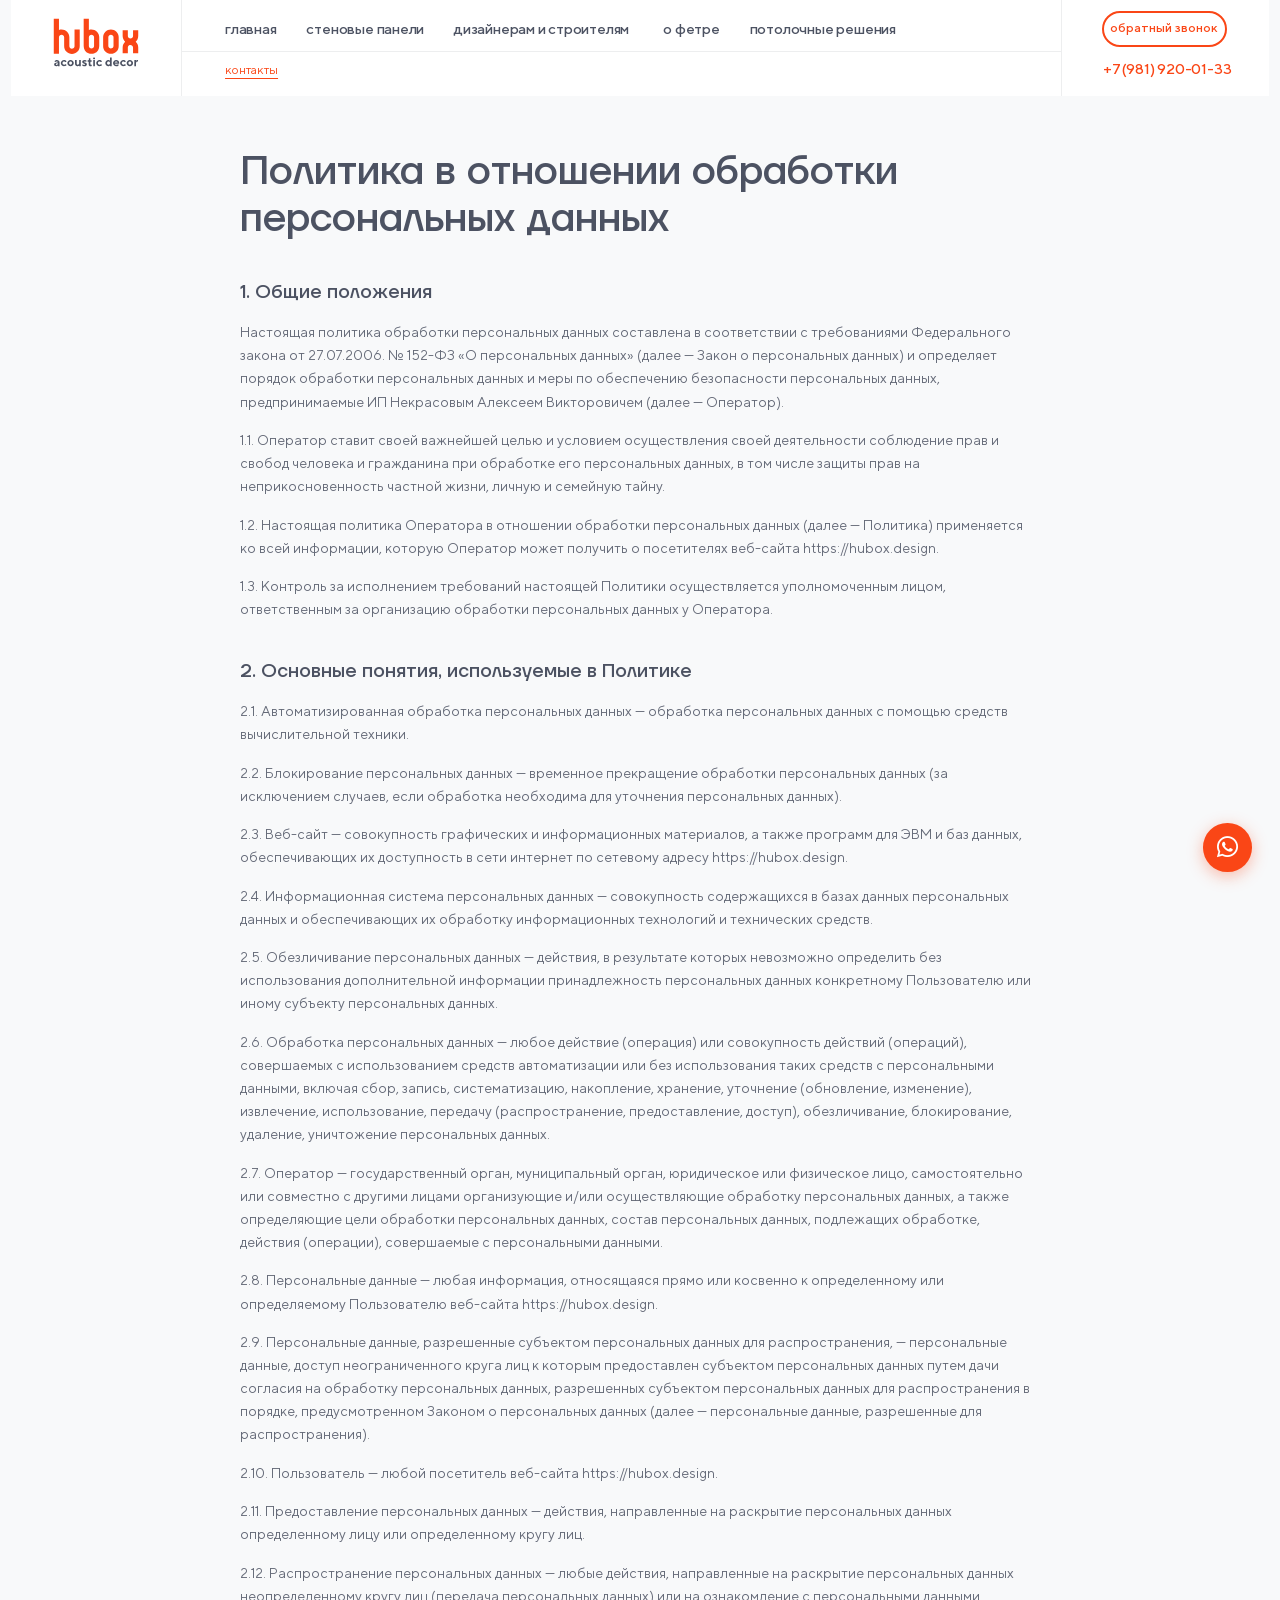
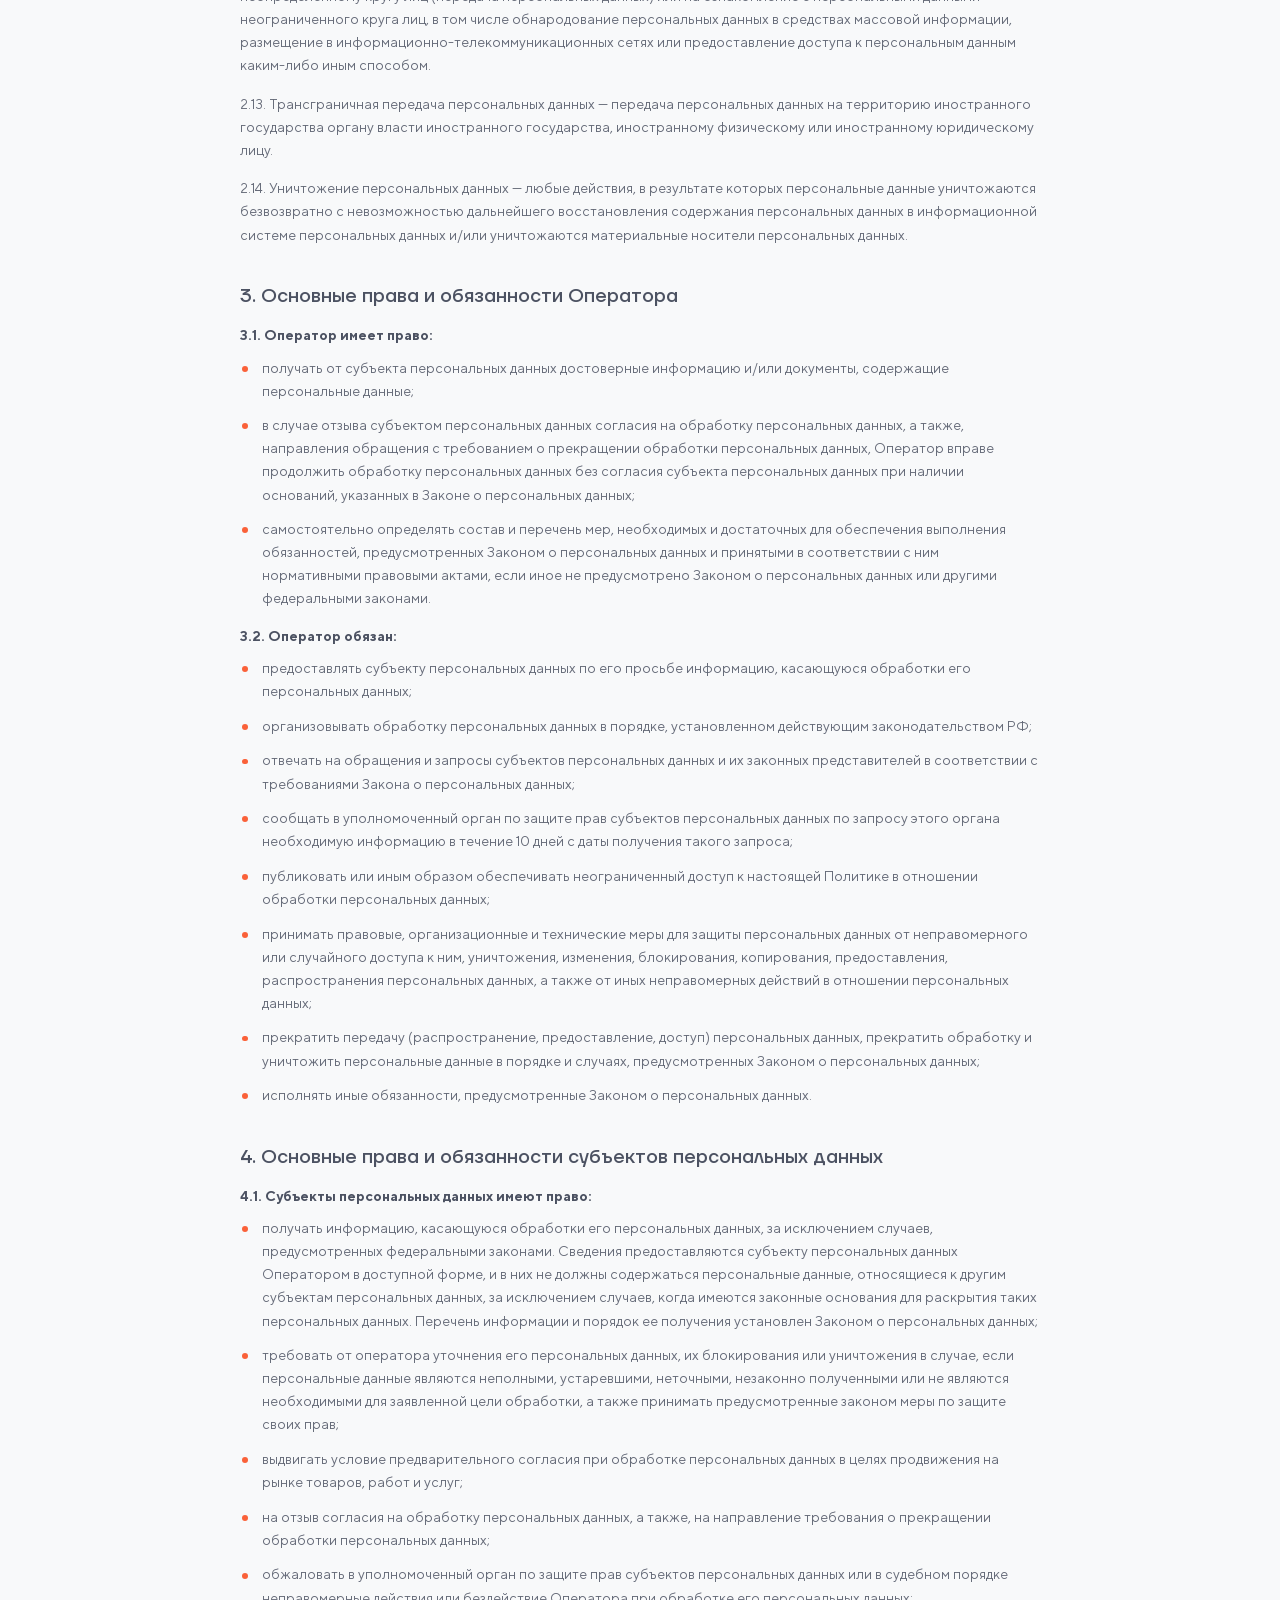
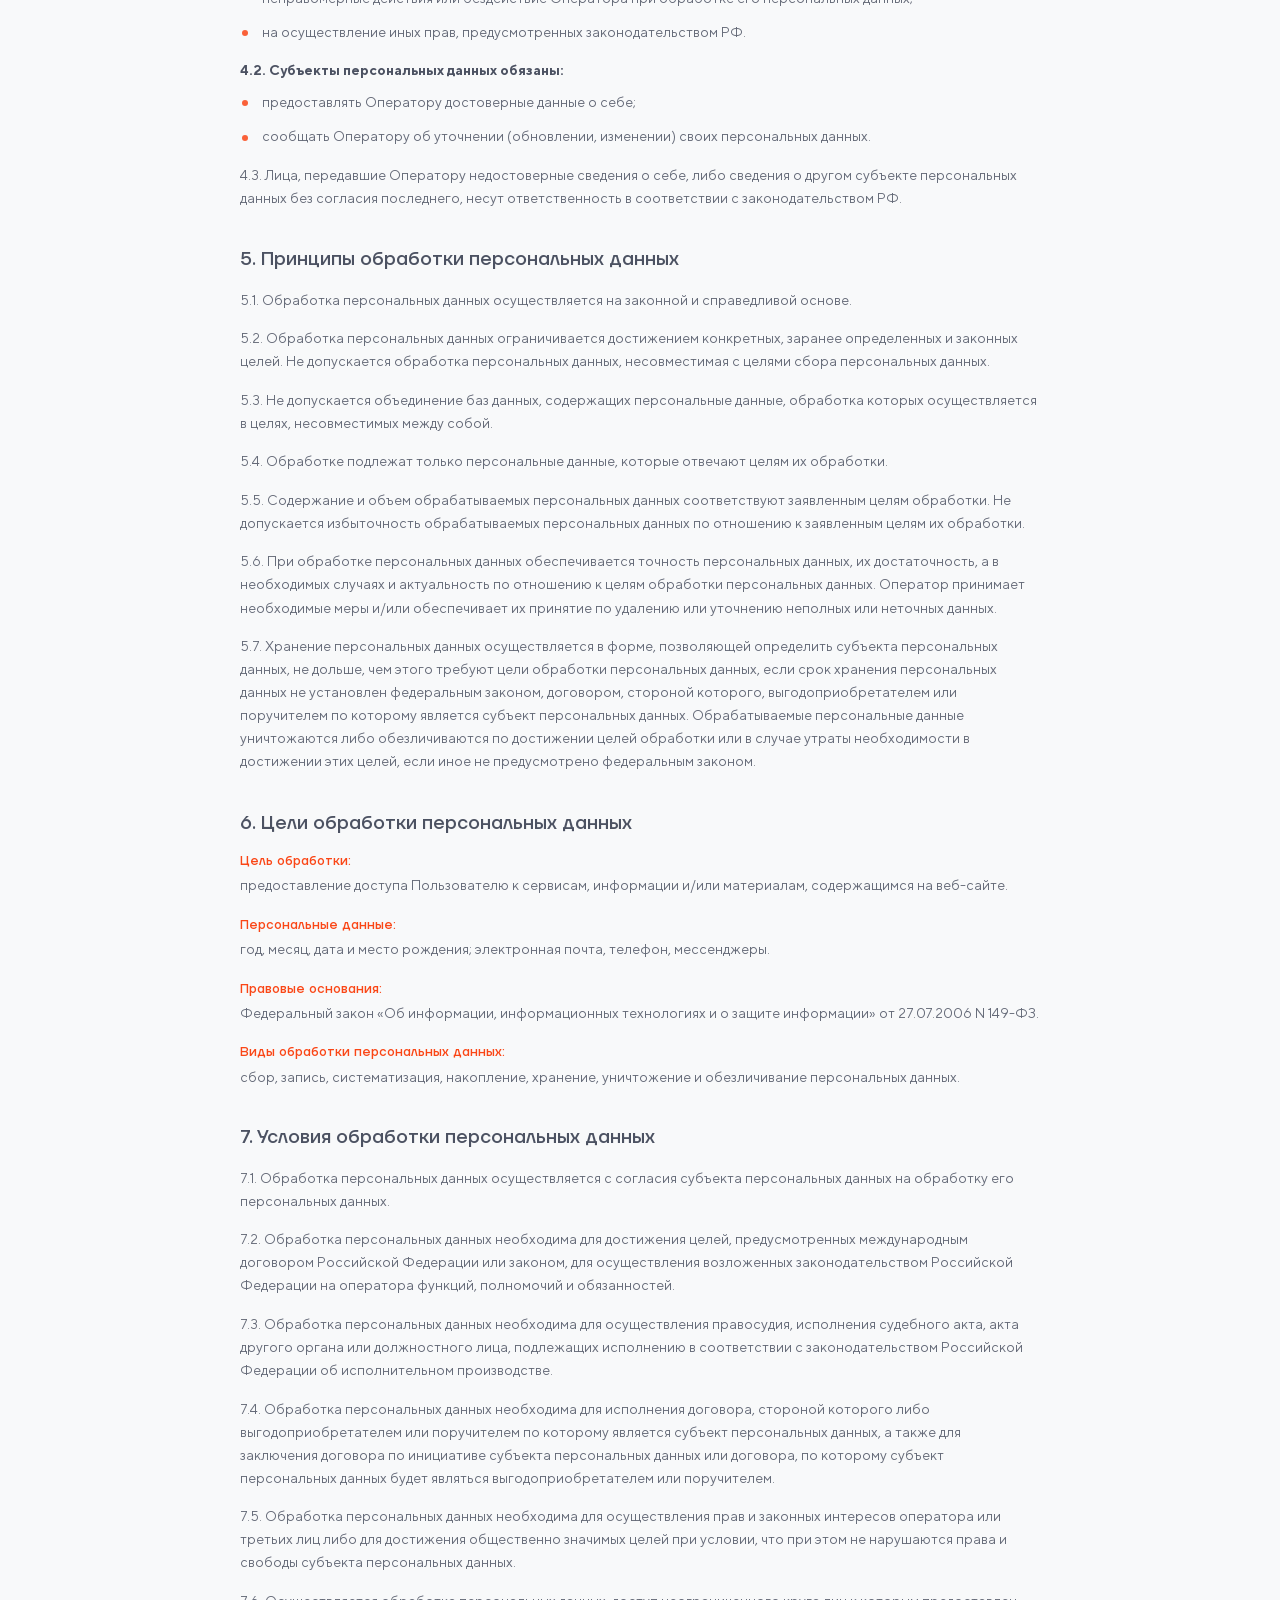
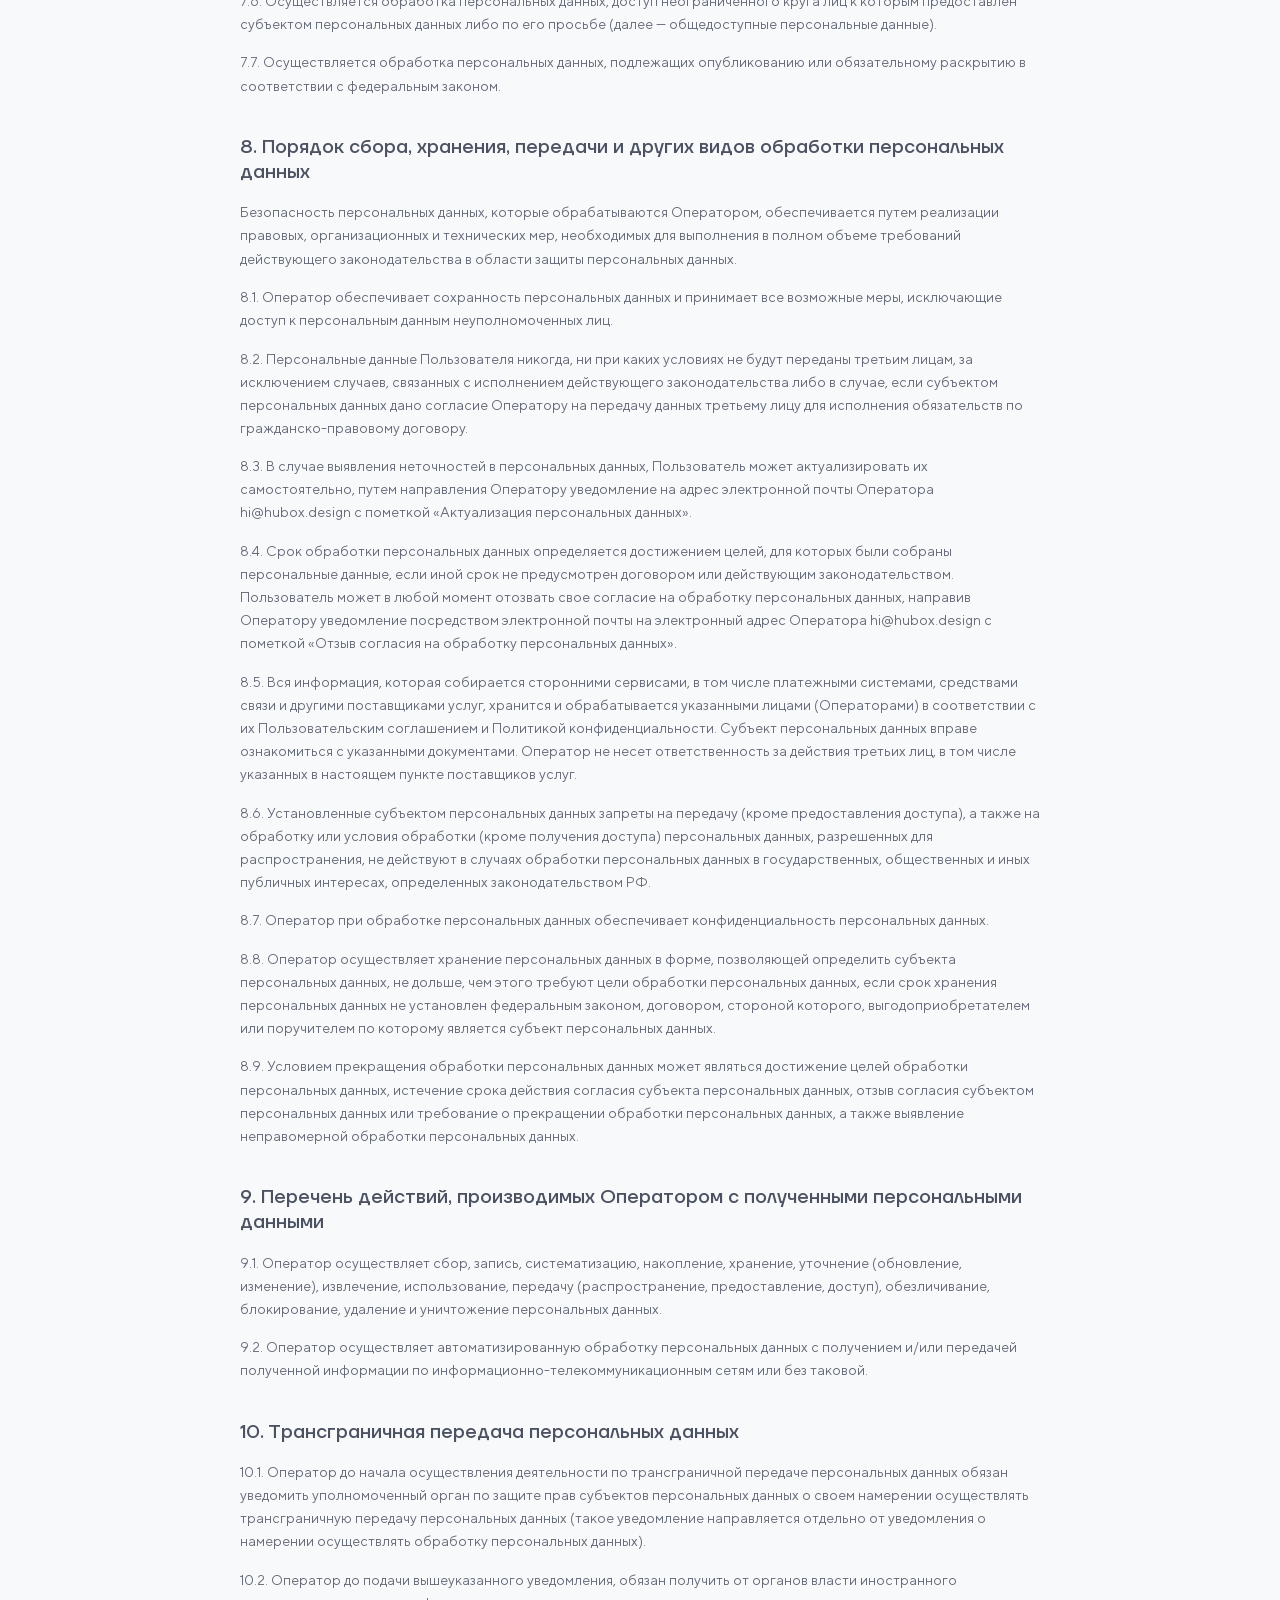
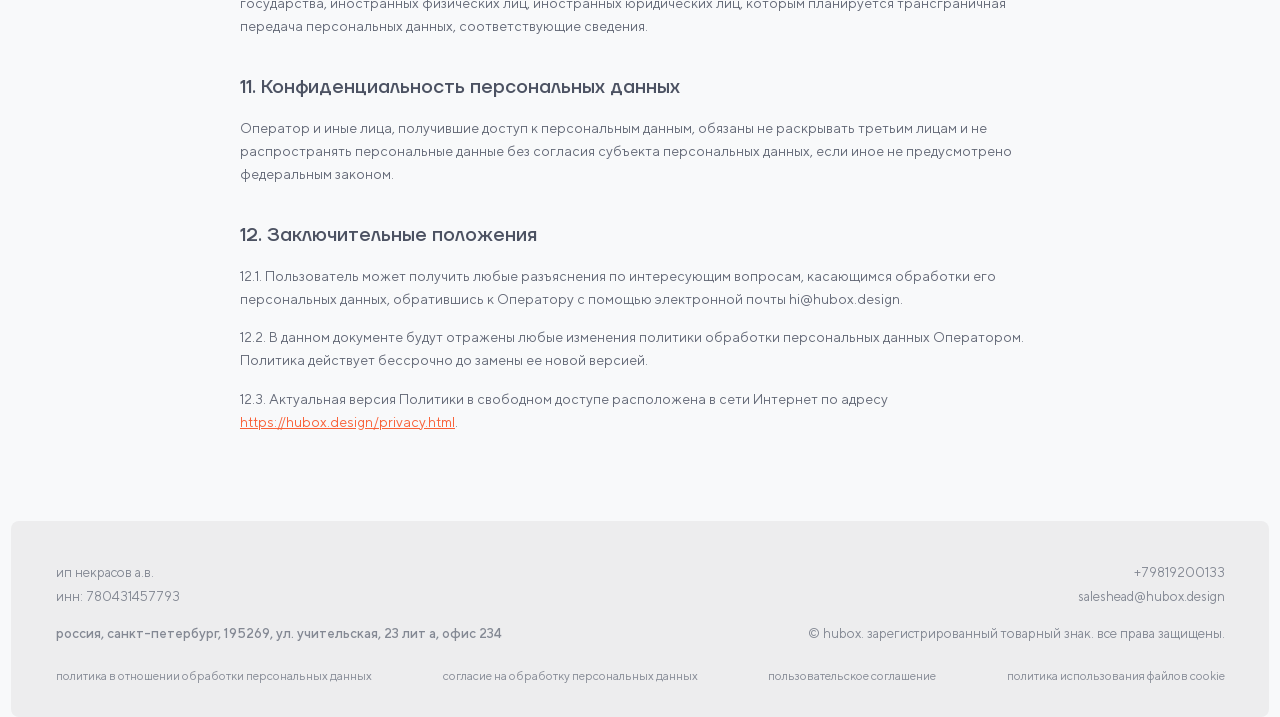
<file: privacy.html>
<!doctype html>
<html lang="ru">
  <head>
    <meta charset="UTF-8" />
    <meta name="viewport" content="width=device-width, initial-scale=1.0" />
    <title>Политика в отношении обработки персональных данных — Hubox</title>
    <meta
      name="description"
      content="Политика Hubox в отношении обработки персональных данных: какие данные собираются, с какой целью и как обеспечивается их защита."
    />
    <link
      rel="icon"
      type="image/png"
      sizes="32x32"
      href="assets/image/wall/Logo.png"
    />
    <link rel="stylesheet" href="css/home/base.css" />
    <link rel="stylesheet" href="css/home/01-header.css?v=1" />
    <link rel="stylesheet" href="css/home/02-mobile-menu.css?v=4" />
    <link rel="stylesheet" href="css/home/24-sticky-header-hide.css" />
    <link
      rel="stylesheet"
      href="https://cdnjs.cloudflare.com/ajax/libs/font-awesome/6.4.0/css/all.min.css"
    />
    <link rel="stylesheet" href="css/base.css" />
    <link rel="stylesheet" href="css/styles.css?v=31" />
    <link rel="stylesheet" href="css/sections.css?v=13" />
    <link rel="stylesheet" href="css/responsive.css?v=12" />
    <link rel="stylesheet" href="css/fetr.css?v=15" />
    <link rel="stylesheet" href="css/designers.css?v=37" />
    <link rel="stylesheet" href="css/legal-page.css?v=2" />

    <script src="js/home/01-header.js"></script>
    <script src="js/home/02-mobile-menu.js"></script>
    <script src="js/home/24-sticky-header-hide.js"></script>
    <script src="js/home/main.js"></script>

  </head>
  <body>
    <header class="header header--autohide">
      <div class="header-bar">
        <a
          class="header-logo"
          href="index.html"
          aria-label="Hubox — на главную"
        >
          <img
            src="img/logo.svg"
            alt="Hubox acoustic decor"
            width="80"
            height="46"
          />
        </a>

        <span class="header-line header-line--left" aria-hidden="true"></span>
        <span class="header-line header-line--right" aria-hidden="true"></span>
        <span class="header-line header-line--mid" aria-hidden="true"></span>

        <nav class="header-top" aria-label="Разделы сайта">
          <a class="header-top-link" href="index.html">главная</a>
          <a class="header-top-link" href="walls.html">стеновые панели</a>
          <a class="header-top-link" href="designers.html"
            >дизайнерам и строителям</a
          >
          <a class="header-top-link header-top-link--last" href="fetr.html"
            >о фетре</a
          >
          <a class="header-top-link" href="ceiling.html">потолочные решения</a>
        </nav>

        <nav class="header-menu" aria-label="Разделы страницы">
          <a class="header-menu-link" href="#contacts">контакты</a>
        </nav>

        <a class="header-callback btn btn--outline" href="#callbackModal"
          >обратный звонок</a
        >
        <a class="header-phone" href="tel:+79819200133">+7(981) 920-01-33</a>

        <button
          class="header-burger"
          type="button"
          aria-label="Открыть меню"
          aria-expanded="false"
        >
          <svg
            viewBox="0 0 45 45"
            xmlns="http://www.w3.org/2000/svg"
            aria-hidden="true"
          >
            <path
              fill="transparent"
              stroke="#c9cbd0"
              d="M22.5 1C34.3741 1 44 10.6259 44 22.5C44 34.3741 34.3741 44 22.5 44C10.6259 44 1 34.3741 1 22.5C1 10.6259 10.6259 1 22.5 1Z"
            />
            <line
              stroke="#4c5262"
              stroke-linecap="round"
              x1="13"
              y1="18.5"
              x2="32"
              y2="18.5"
            />
            <line
              stroke="#4c5262"
              stroke-linecap="round"
              x1="13"
              y1="23.5"
              x2="32"
              y2="23.5"
            />
            <line
              stroke="#4c5262"
              stroke-linecap="round"
              x1="13"
              y1="28.5"
              x2="32"
              y2="28.5"
            />
          </svg>
        </button>
      </div>
    </header>

    <div class="mobile-menu" id="mobileMenu" aria-hidden="true">
      <div class="mobile-menu-inner">
        <span class="mobile-menu-bg" aria-hidden="true"></span>
        <span class="mobile-menu-head" aria-hidden="true"></span>

        <a
          class="mobile-menu-logo"
          href="index.html"
          aria-label="Hubox — на главную"
        >
          <img
            src="img/logo-white.svg"
            alt="Hubox acoustic decor"
            width="62"
            height="36"
          />
        </a>

        <button
          class="mobile-menu-close"
          type="button"
          aria-label="Закрыть меню"
        >
          <svg
            viewBox="0 0 45 45"
            xmlns="http://www.w3.org/2000/svg"
            aria-hidden="true"
          >
            <path
              fill="transparent"
              stroke="#fff"
              d="M22.5 1C34.374 1 44 10.626 44 22.5C44 34.374 34.374 44 22.5 44C10.626 44 1 34.374 1 22.5C1 10.626 10.626 1 22.5 1Z"
            />
            <line
              stroke="#fff"
              stroke-linecap="round"
              x1="15.87"
              y1="15.87"
              x2="29.13"
              y2="29.13"
            />
            <line
              stroke="#fff"
              stroke-linecap="round"
              x1="15.87"
              y1="29.13"
              x2="29.13"
              y2="15.87"
            />
          </svg>
        </button>

        <nav class="mobile-menu-nav" aria-label="Основное меню">
          <a class="mobile-menu-link" href="index.html">главная</a>
          <span class="mobile-menu-line" aria-hidden="true"></span>
          <a class="mobile-menu-link" href="walls.html">стеновые панели</a>
          <span class="mobile-menu-line" aria-hidden="true"></span>
          <a class="mobile-menu-link" href="designers.html"
            >дизайнерам и строителям</a
          >
          <span class="mobile-menu-line" aria-hidden="true"></span>
          <a class="mobile-menu-link" href="fetr.html">о фетре</a>
          <span class="mobile-menu-line" aria-hidden="true"></span>
          <a class="mobile-menu-link" href="ceiling.html">потолочные решения</a>
        </nav>

        <a class="mobile-menu-banner" href="#callbackModal">
          <img
            src="assets/misc-home/Group_3585.png.webp"
            alt="Получите персональную консультацию быстро"
            width="330"
            height="109"
            loading="lazy"
          />
        </a>

        <div class="mobile-menu-footer">
          <a
            class="mobile-menu-social"
            href="https://wa.me/79819200133"
            aria-label="WhatsApp"
            target="_blank"
            rel="noopener"
          >
            <img
              class="icon-wa"
              src="img/icon-whatsapp.svg"
              alt="WhatsApp"
              width="20"
              height="20"
            />
          </a>
          <a
            class="mobile-menu-social"
            href="https://max.ru/u/f9LHodD0cOK3WJPM7sQIj9P2X8cJuJuxbxF_1fQLAGK2vIsiZWf4V0CMH4w"
            aria-label="MAX"
            target="_blank"
            rel="noopener"
          >
            <img
              class="icon-max"
              src="assets/misc-home/-removebg-preview.png"
              alt="MAX"
              width="27"
              height="27"
            />
          </a>
          <a
            class="mobile-menu-social"
            href="https://t.me/+79819200133"
            aria-label="Telegram"
            target="_blank"
            rel="noopener"
          >
            <img
              class="icon-tg"
              src="img/icon-telegram.svg"
              alt="Telegram"
              width="21"
              height="18"
            />
          </a>
          <a
            class="mobile-menu-social"
            href="tel:+79819200133"
            aria-label="Позвонить"
          >
            <img
              class="icon-tel"
              src="assets/misc-home/icons8--100.png"
              alt="Телефон"
              width="19"
              height="19"
            />
          </a>
          <a class="mobile-menu-callback btn btn--outline" href="#callbackModal"
            >обратный звонок</a
          >
        </div>
      </div>
    </div>

    <main class="main-content">
      <section class="legal-page">
        <h1 class="legal-title">Политика в отношении обработки персональных данных</h1>

        <div class="legal-section">
          <h2 class="legal-heading">1. Общие положения</h2>
          <p class="legal-text">Настоящая политика обработки персональных данных составлена в соответствии с требованиями Федерального закона от 27.07.2006. № 152-ФЗ «О персональных данных» (далее — Закон о персональных данных) и определяет порядок обработки персональных данных и меры по обеспечению безопасности персональных данных, предпринимаемые ИП Некрасовым Алексеем Викторовичем (далее — Оператор).</p>
          <p class="legal-text">1.1. Оператор ставит своей важнейшей целью и условием осуществления своей деятельности соблюдение прав и свобод человека и гражданина при обработке его персональных данных, в том числе защиты прав на неприкосновенность частной жизни, личную и семейную тайну.</p>
          <p class="legal-text">1.2. Настоящая политика Оператора в отношении обработки персональных данных (далее — Политика) применяется ко всей информации, которую Оператор может получить о посетителях веб-сайта https://hubox.design.</p>
          <p class="legal-text">1.3. Контроль за исполнением требований настоящей Политики осуществляется уполномоченным лицом, ответственным за организацию обработки персональных данных у Оператора.</p>
        </div>

        <div class="legal-section">
          <h2 class="legal-heading">2. Основные понятия, используемые в Политике</h2>
          <p class="legal-text">2.1. Автоматизированная обработка персональных данных — обработка персональных данных с помощью средств вычислительной техники.</p>
          <p class="legal-text">2.2. Блокирование персональных данных — временное прекращение обработки персональных данных (за исключением случаев, если обработка необходима для уточнения персональных данных).</p>
          <p class="legal-text">2.3. Веб-сайт — совокупность графических и информационных материалов, а также программ для ЭВМ и баз данных, обеспечивающих их доступность в сети интернет по сетевому адресу https://hubox.design.</p>
          <p class="legal-text">2.4. Информационная система персональных данных — совокупность содержащихся в базах данных персональных данных и обеспечивающих их обработку информационных технологий и технических средств.</p>
          <p class="legal-text">2.5. Обезличивание персональных данных — действия, в результате которых невозможно определить без использования дополнительной информации принадлежность персональных данных конкретному Пользователю или иному субъекту персональных данных.</p>
          <p class="legal-text">2.6. Обработка персональных данных — любое действие (операция) или совокупность действий (операций), совершаемых с использованием средств автоматизации или без использования таких средств с персональными данными, включая сбор, запись, систематизацию, накопление, хранение, уточнение (обновление, изменение), извлечение, использование, передачу (распространение, предоставление, доступ), обезличивание, блокирование, удаление, уничтожение персональных данных.</p>
          <p class="legal-text">2.7. Оператор — государственный орган, муниципальный орган, юридическое или физическое лицо, самостоятельно или совместно с другими лицами организующие и/или осуществляющие обработку персональных данных, а также определяющие цели обработки персональных данных, состав персональных данных, подлежащих обработке, действия (операции), совершаемые с персональными данными.</p>
          <p class="legal-text">2.8. Персональные данные — любая информация, относящаяся прямо или косвенно к определенному или определяемому Пользователю веб-сайта https://hubox.design.</p>
          <p class="legal-text">2.9. Персональные данные, разрешенные субъектом персональных данных для распространения, — персональные данные, доступ неограниченного круга лиц к которым предоставлен субъектом персональных данных путем дачи согласия на обработку персональных данных, разрешенных субъектом персональных данных для распространения в порядке, предусмотренном Законом о персональных данных (далее — персональные данные, разрешенные для распространения).</p>
          <p class="legal-text">2.10. Пользователь — любой посетитель веб-сайта https://hubox.design.</p>
          <p class="legal-text">2.11. Предоставление персональных данных — действия, направленные на раскрытие персональных данных определенному лицу или определенному кругу лиц.</p>
          <p class="legal-text">2.12. Распространение персональных данных — любые действия, направленные на раскрытие персональных данных неопределенному кругу лиц (передача персональных данных) или на ознакомление с персональными данными неограниченного круга лиц, в том числе обнародование персональных данных в средствах массовой информации, размещение в информационно-телекоммуникационных сетях или предоставление доступа к персональным данным каким-либо иным способом.</p>
          <p class="legal-text">2.13. Трансграничная передача персональных данных — передача персональных данных на территорию иностранного государства органу власти иностранного государства, иностранному физическому или иностранному юридическому лицу.</p>
          <p class="legal-text">2.14. Уничтожение персональных данных — любые действия, в результате которых персональные данные уничтожаются безвозвратно с невозможностью дальнейшего восстановления содержания персональных данных в информационной системе персональных данных и/или уничтожаются материальные носители персональных данных.</p>
        </div>

        <div class="legal-section">
          <h2 class="legal-heading">3. Основные права и обязанности Оператора</h2>
          <p class="legal-lead">3.1. Оператор имеет право:</p>
          <ul class="legal-list">
            <li>получать от субъекта персональных данных достоверные информацию и/или документы, содержащие персональные данные;</li>
            <li>в случае отзыва субъектом персональных данных согласия на обработку персональных данных, а также, направления обращения с требованием о прекращении обработки персональных данных, Оператор вправе продолжить обработку персональных данных без согласия субъекта персональных данных при наличии оснований, указанных в Законе о персональных данных;</li>
            <li>самостоятельно определять состав и перечень мер, необходимых и достаточных для обеспечения выполнения обязанностей, предусмотренных Законом о персональных данных и принятыми в соответствии с ним нормативными правовыми актами, если иное не предусмотрено Законом о персональных данных или другими федеральными законами.</li>
          </ul>
          <p class="legal-lead">3.2. Оператор обязан:</p>
          <ul class="legal-list">
            <li>предоставлять субъекту персональных данных по его просьбе информацию, касающуюся обработки его персональных данных;</li>
            <li>организовывать обработку персональных данных в порядке, установленном действующим законодательством РФ;</li>
            <li>отвечать на обращения и запросы субъектов персональных данных и их законных представителей в соответствии с требованиями Закона о персональных данных;</li>
            <li>сообщать в уполномоченный орган по защите прав субъектов персональных данных по запросу этого органа необходимую информацию в течение 10 дней с даты получения такого запроса;</li>
            <li>публиковать или иным образом обеспечивать неограниченный доступ к настоящей Политике в отношении обработки персональных данных;</li>
            <li>принимать правовые, организационные и технические меры для защиты персональных данных от неправомерного или случайного доступа к ним, уничтожения, изменения, блокирования, копирования, предоставления, распространения персональных данных, а также от иных неправомерных действий в отношении персональных данных;</li>
            <li>прекратить передачу (распространение, предоставление, доступ) персональных данных, прекратить обработку и уничтожить персональные данные в порядке и случаях, предусмотренных Законом о персональных данных;</li>
            <li>исполнять иные обязанности, предусмотренные Законом о персональных данных.</li>
          </ul>
        </div>

        <div class="legal-section">
          <h2 class="legal-heading">4. Основные права и обязанности субъектов персональных данных</h2>
          <p class="legal-lead">4.1. Субъекты персональных данных имеют право:</p>
          <ul class="legal-list">
            <li>получать информацию, касающуюся обработки его персональных данных, за исключением случаев, предусмотренных федеральными законами. Сведения предоставляются субъекту персональных данных Оператором в доступной форме, и в них не должны содержаться персональные данные, относящиеся к другим субъектам персональных данных, за исключением случаев, когда имеются законные основания для раскрытия таких персональных данных. Перечень информации и порядок ее получения установлен Законом о персональных данных;</li>
            <li>требовать от оператора уточнения его персональных данных, их блокирования или уничтожения в случае, если персональные данные являются неполными, устаревшими, неточными, незаконно полученными или не являются необходимыми для заявленной цели обработки, а также принимать предусмотренные законом меры по защите своих прав;</li>
            <li>выдвигать условие предварительного согласия при обработке персональных данных в целях продвижения на рынке товаров, работ и услуг;</li>
            <li>на отзыв согласия на обработку персональных данных, а также, на направление требования о прекращении обработки персональных данных;</li>
            <li>обжаловать в уполномоченный орган по защите прав субъектов персональных данных или в судебном порядке неправомерные действия или бездействие Оператора при обработке его персональных данных;</li>
            <li>на осуществление иных прав, предусмотренных законодательством РФ.</li>
          </ul>
          <p class="legal-lead">4.2. Субъекты персональных данных обязаны:</p>
          <ul class="legal-list">
            <li>предоставлять Оператору достоверные данные о себе;</li>
            <li>сообщать Оператору об уточнении (обновлении, изменении) своих персональных данных.</li>
          </ul>
          <p class="legal-text">4.3. Лица, передавшие Оператору недостоверные сведения о себе, либо сведения о другом субъекте персональных данных без согласия последнего, несут ответственность в соответствии с законодательством РФ.</p>
        </div>

        <div class="legal-section">
          <h2 class="legal-heading">5. Принципы обработки персональных данных</h2>
          <p class="legal-text">5.1. Обработка персональных данных осуществляется на законной и справедливой основе.</p>
          <p class="legal-text">5.2. Обработка персональных данных ограничивается достижением конкретных, заранее определенных и законных целей. Не допускается обработка персональных данных, несовместимая с целями сбора персональных данных.</p>
          <p class="legal-text">5.3. Не допускается объединение баз данных, содержащих персональные данные, обработка которых осуществляется в целях, несовместимых между собой.</p>
          <p class="legal-text">5.4. Обработке подлежат только персональные данные, которые отвечают целям их обработки.</p>
          <p class="legal-text">5.5. Содержание и объем обрабатываемых персональных данных соответствуют заявленным целям обработки. Не допускается избыточность обрабатываемых персональных данных по отношению к заявленным целям их обработки.</p>
          <p class="legal-text">5.6. При обработке персональных данных обеспечивается точность персональных данных, их достаточность, а в необходимых случаях и актуальность по отношению к целям обработки персональных данных. Оператор принимает необходимые меры и/или обеспечивает их принятие по удалению или уточнению неполных или неточных данных.</p>
          <p class="legal-text">5.7. Хранение персональных данных осуществляется в форме, позволяющей определить субъекта персональных данных, не дольше, чем этого требуют цели обработки персональных данных, если срок хранения персональных данных не установлен федеральным законом, договором, стороной которого, выгодоприобретателем или поручителем по которому является субъект персональных данных. Обрабатываемые персональные данные уничтожаются либо обезличиваются по достижении целей обработки или в случае утраты необходимости в достижении этих целей, если иное не предусмотрено федеральным законом.</p>
        </div>

        <div class="legal-section">
          <h2 class="legal-heading">6. Цели обработки персональных данных</h2>
          <div class="legal-table">
            <div class="legal-table-row">
              <span class="legal-table-label">Цель обработки:</span>
              <span class="legal-table-value">предоставление доступа Пользователю к сервисам, информации и/или материалам, содержащимся на веб-сайте.</span>
            </div>
            <div class="legal-table-row">
              <span class="legal-table-label">Персональные данные:</span>
              <span class="legal-table-value">год, месяц, дата и место рождения; электронная почта, телефон, мессенджеры.</span>
            </div>
            <div class="legal-table-row">
              <span class="legal-table-label">Правовые основания:</span>
              <span class="legal-table-value">Федеральный закон «Об информации, информационных технологиях и о защите информации» от 27.07.2006 N 149-ФЗ.</span>
            </div>
            <div class="legal-table-row">
              <span class="legal-table-label">Виды обработки персональных данных:</span>
              <span class="legal-table-value">сбор, запись, систематизация, накопление, хранение, уничтожение и обезличивание персональных данных.</span>
            </div>
          </div>
        </div>

        <div class="legal-section">
          <h2 class="legal-heading">7. Условия обработки персональных данных</h2>
          <p class="legal-text">7.1. Обработка персональных данных осуществляется с согласия субъекта персональных данных на обработку его персональных данных.</p>
          <p class="legal-text">7.2. Обработка персональных данных необходима для достижения целей, предусмотренных международным договором Российской Федерации или законом, для осуществления возложенных законодательством Российской Федерации на оператора функций, полномочий и обязанностей.</p>
          <p class="legal-text">7.3. Обработка персональных данных необходима для осуществления правосудия, исполнения судебного акта, акта другого органа или должностного лица, подлежащих исполнению в соответствии с законодательством Российской Федерации об исполнительном производстве.</p>
          <p class="legal-text">7.4. Обработка персональных данных необходима для исполнения договора, стороной которого либо выгодоприобретателем или поручителем по которому является субъект персональных данных, а также для заключения договора по инициативе субъекта персональных данных или договора, по которому субъект персональных данных будет являться выгодоприобретателем или поручителем.</p>
          <p class="legal-text">7.5. Обработка персональных данных необходима для осуществления прав и законных интересов оператора или третьих лиц либо для достижения общественно значимых целей при условии, что при этом не нарушаются права и свободы субъекта персональных данных.</p>
          <p class="legal-text">7.6. Осуществляется обработка персональных данных, доступ неограниченного круга лиц к которым предоставлен субъектом персональных данных либо по его просьбе (далее — общедоступные персональные данные).</p>
          <p class="legal-text">7.7. Осуществляется обработка персональных данных, подлежащих опубликованию или обязательному раскрытию в соответствии с федеральным законом.</p>
        </div>

        <div class="legal-section">
          <h2 class="legal-heading">8. Порядок сбора, хранения, передачи и других видов обработки персональных данных</h2>
          <p class="legal-text">Безопасность персональных данных, которые обрабатываются Оператором, обеспечивается путем реализации правовых, организационных и технических мер, необходимых для выполнения в полном объеме требований действующего законодательства в области защиты персональных данных.</p>
          <p class="legal-text">8.1. Оператор обеспечивает сохранность персональных данных и принимает все возможные меры, исключающие доступ к персональным данным неуполномоченных лиц.</p>
          <p class="legal-text">8.2. Персональные данные Пользователя никогда, ни при каких условиях не будут переданы третьим лицам, за исключением случаев, связанных с исполнением действующего законодательства либо в случае, если субъектом персональных данных дано согласие Оператору на передачу данных третьему лицу для исполнения обязательств по гражданско-правовому договору.</p>
          <p class="legal-text">8.3. В случае выявления неточностей в персональных данных, Пользователь может актуализировать их самостоятельно, путем направления Оператору уведомление на адрес электронной почты Оператора hi@hubox.design с пометкой «Актуализация персональных данных».</p>
          <p class="legal-text">8.4. Срок обработки персональных данных определяется достижением целей, для которых были собраны персональные данные, если иной срок не предусмотрен договором или действующим законодательством. Пользователь может в любой момент отозвать свое согласие на обработку персональных данных, направив Оператору уведомление посредством электронной почты на электронный адрес Оператора hi@hubox.design с пометкой «Отзыв согласия на обработку персональных данных».</p>
          <p class="legal-text">8.5. Вся информация, которая собирается сторонними сервисами, в том числе платежными системами, средствами связи и другими поставщиками услуг, хранится и обрабатывается указанными лицами (Операторами) в соответствии с их Пользовательским соглашением и Политикой конфиденциальности. Субъект персональных данных вправе ознакомиться с указанными документами. Оператор не несет ответственность за действия третьих лиц, в том числе указанных в настоящем пункте поставщиков услуг.</p>
          <p class="legal-text">8.6. Установленные субъектом персональных данных запреты на передачу (кроме предоставления доступа), а также на обработку или условия обработки (кроме получения доступа) персональных данных, разрешенных для распространения, не действуют в случаях обработки персональных данных в государственных, общественных и иных публичных интересах, определенных законодательством РФ.</p>
          <p class="legal-text">8.7. Оператор при обработке персональных данных обеспечивает конфиденциальность персональных данных.</p>
          <p class="legal-text">8.8. Оператор осуществляет хранение персональных данных в форме, позволяющей определить субъекта персональных данных, не дольше, чем этого требуют цели обработки персональных данных, если срок хранения персональных данных не установлен федеральным законом, договором, стороной которого, выгодоприобретателем или поручителем по которому является субъект персональных данных.</p>
          <p class="legal-text">8.9. Условием прекращения обработки персональных данных может являться достижение целей обработки персональных данных, истечение срока действия согласия субъекта персональных данных, отзыв согласия субъектом персональных данных или требование о прекращении обработки персональных данных, а также выявление неправомерной обработки персональных данных.</p>
        </div>

        <div class="legal-section">
          <h2 class="legal-heading">9. Перечень действий, производимых Оператором с полученными персональными данными</h2>
          <p class="legal-text">9.1. Оператор осуществляет сбор, запись, систематизацию, накопление, хранение, уточнение (обновление, изменение), извлечение, использование, передачу (распространение, предоставление, доступ), обезличивание, блокирование, удаление и уничтожение персональных данных.</p>
          <p class="legal-text">9.2. Оператор осуществляет автоматизированную обработку персональных данных с получением и/или передачей полученной информации по информационно-телекоммуникационным сетям или без таковой.</p>
        </div>

        <div class="legal-section">
          <h2 class="legal-heading">10. Трансграничная передача персональных данных</h2>
          <p class="legal-text">10.1. Оператор до начала осуществления деятельности по трансграничной передаче персональных данных обязан уведомить уполномоченный орган по защите прав субъектов персональных данных о своем намерении осуществлять трансграничную передачу персональных данных (такое уведомление направляется отдельно от уведомления о намерении осуществлять обработку персональных данных).</p>
          <p class="legal-text">10.2. Оператор до подачи вышеуказанного уведомления, обязан получить от органов власти иностранного государства, иностранных физических лиц, иностранных юридических лиц, которым планируется трансграничная передача персональных данных, соответствующие сведения.</p>
        </div>

        <div class="legal-section">
          <h2 class="legal-heading">11. Конфиденциальность персональных данных</h2>
          <p class="legal-text">Оператор и иные лица, получившие доступ к персональным данным, обязаны не раскрывать третьим лицам и не распространять персональные данные без согласия субъекта персональных данных, если иное не предусмотрено федеральным законом.</p>
        </div>

        <div class="legal-section">
          <h2 class="legal-heading">12. Заключительные положения</h2>
          <p class="legal-text">12.1. Пользователь может получить любые разъяснения по интересующим вопросам, касающимся обработки его персональных данных, обратившись к Оператору с помощью электронной почты hi@hubox.design.</p>
          <p class="legal-text">12.2. В данном документе будут отражены любые изменения политики обработки персональных данных Оператором. Политика действует бессрочно до замены ее новой версией.</p>
          <p class="legal-text">12.3. Актуальная версия Политики в свободном доступе расположена в сети Интернет по адресу <a href="privacy.html">https://hubox.design/privacy.html</a>.</p>
        </div>
      </section>
    </main>

    <footer class="main-footer" id="contacts">
      <div class="footer-container reveal">
        <div class="footer-top">
          <div class="footer-info-left">
            <p>ИП Некрасов А.В.</p>
            <p>ИНН: 780431457793</p>
            <p class="footer-address">
              Россия, Санкт-Петербург, 195269, ул. Учительская, 23 лит А, офис
              234
            </p>
          </div>
          <div class="footer-info-right">
            <a href="tel:+79819200133" class="footer-link">+79819200133</a>
            <a href="mailto:saleshead@hubox.design" class="footer-link"
              >saleshead@hubox.design</a
            >
            <p class="footer-copyright">
              © Hubox. Зарегистрированный товарный знак. Все права защищены.
            </p>
          </div>
        </div>
        <div class="footer-bottom-links">
          <a href="privacy.html">политика в отношении обработки персональных данных</a>
          <a href="agreement.html">согласие на обработку персональных данных</a>
          <a href="terms.html">пользовательское соглашение</a>
          <a href="cookie.html">политика использования файлов cookie</a>
        </div>
      </div>
    </footer>

    <div class="modal-callback" id="callbackModal">
      <div class="modal-backdrop"></div>
      <div class="modal-window">
        <button class="modal-close" id="closeCallback">&times;</button>
        <div class="modal-header">
          <h2>обсудим проект?</h2>
          <p>
            подберем оптимальные материалы и предоставим техническую информацию
          </p>
        </div>
        <form class="modal-form">
          <div class="modal-input-group">
            <label>имя</label>
            <input type="text" placeholder="ваше имя" required />
          </div>
          <div class="modal-input-group">
            <label>телефон</label>
            <input
              type="tel"
              placeholder="+7 (999) 999-99-99"
              inputmode="numeric"
              maxlength="18"
              required
            />
          </div>
          <div class="modal-input-group">
            <label>ваш комментарий</label>
            <textarea placeholder="комментарий" rows="1"></textarea>
          </div>
          <div class="modal-checkbox-group">
            <input type="checkbox" id="modal-agree" required />
            <label for="modal-agree"
              >нажимая на кнопку, я подтверждаю согласие с
              <a href="privacy.html">политикой конфиденциальности</a> и даю согласие на
              <a href="agreement.html">обработку персональных данных</a></label
            >
          </div>
          <button type="submit" class="btn-modal-submit">отправить</button>
        </form>
      </div>
    </div>

    <div class="fab-container" id="fabContainer">
      <div class="fab-menu">
        <a href="tel:+79819200133" class="fab-item phone" title="Позвонить">
          <i class="fas fa-phone-alt"></i>
        </a>
        <a href="#" class="fab-item chat" title="Чат">
          <i class="fas fa-comment-dots"></i>
        </a>
        <a
          href="https://wa.me/79819200133"
          target="_blank"
          class="fab-item whatsapp"
          title="WhatsApp"
        >
          <i class="fab fa-whatsapp"></i>
        </a>
        <a
          href="https://t.me/"
          target="_blank"
          class="fab-item telegram"
          title="Telegram"
        >
          <i class="fab fa-telegram-plane"></i>
        </a>
      </div>
      <div class="fab-main" id="fabToggle">
        <i class="fab fa-whatsapp icon-main"></i>
        <i class="fas fa-times icon-close"></i>
      </div>
    </div>

    <script src="scripts/script.js?v=3"></script>
    <script src="scripts/fetr.js?v=2"></script>
    <script src="scripts/vendor/simpleParallax.min.js"></script>
    <script src="scripts/parallax-init.js?v=20"></script>
  </body>
</html>
</file>
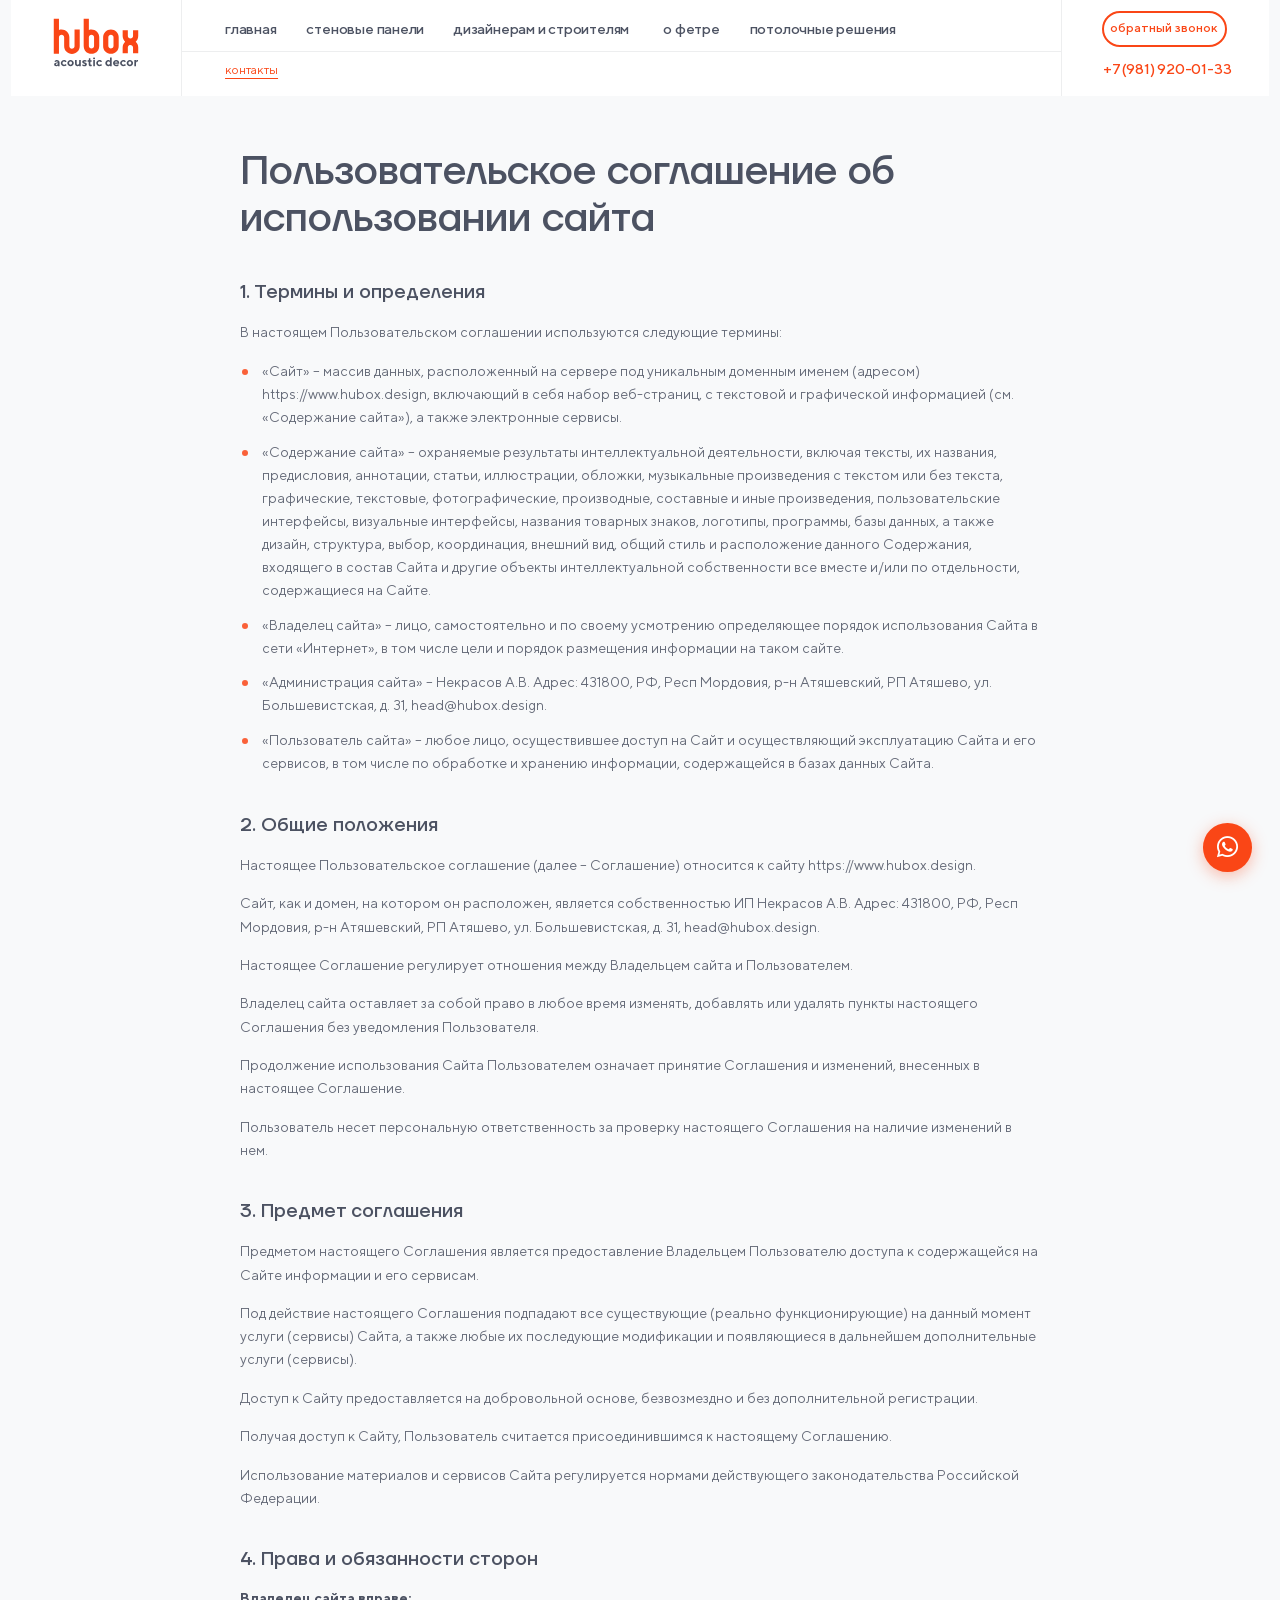
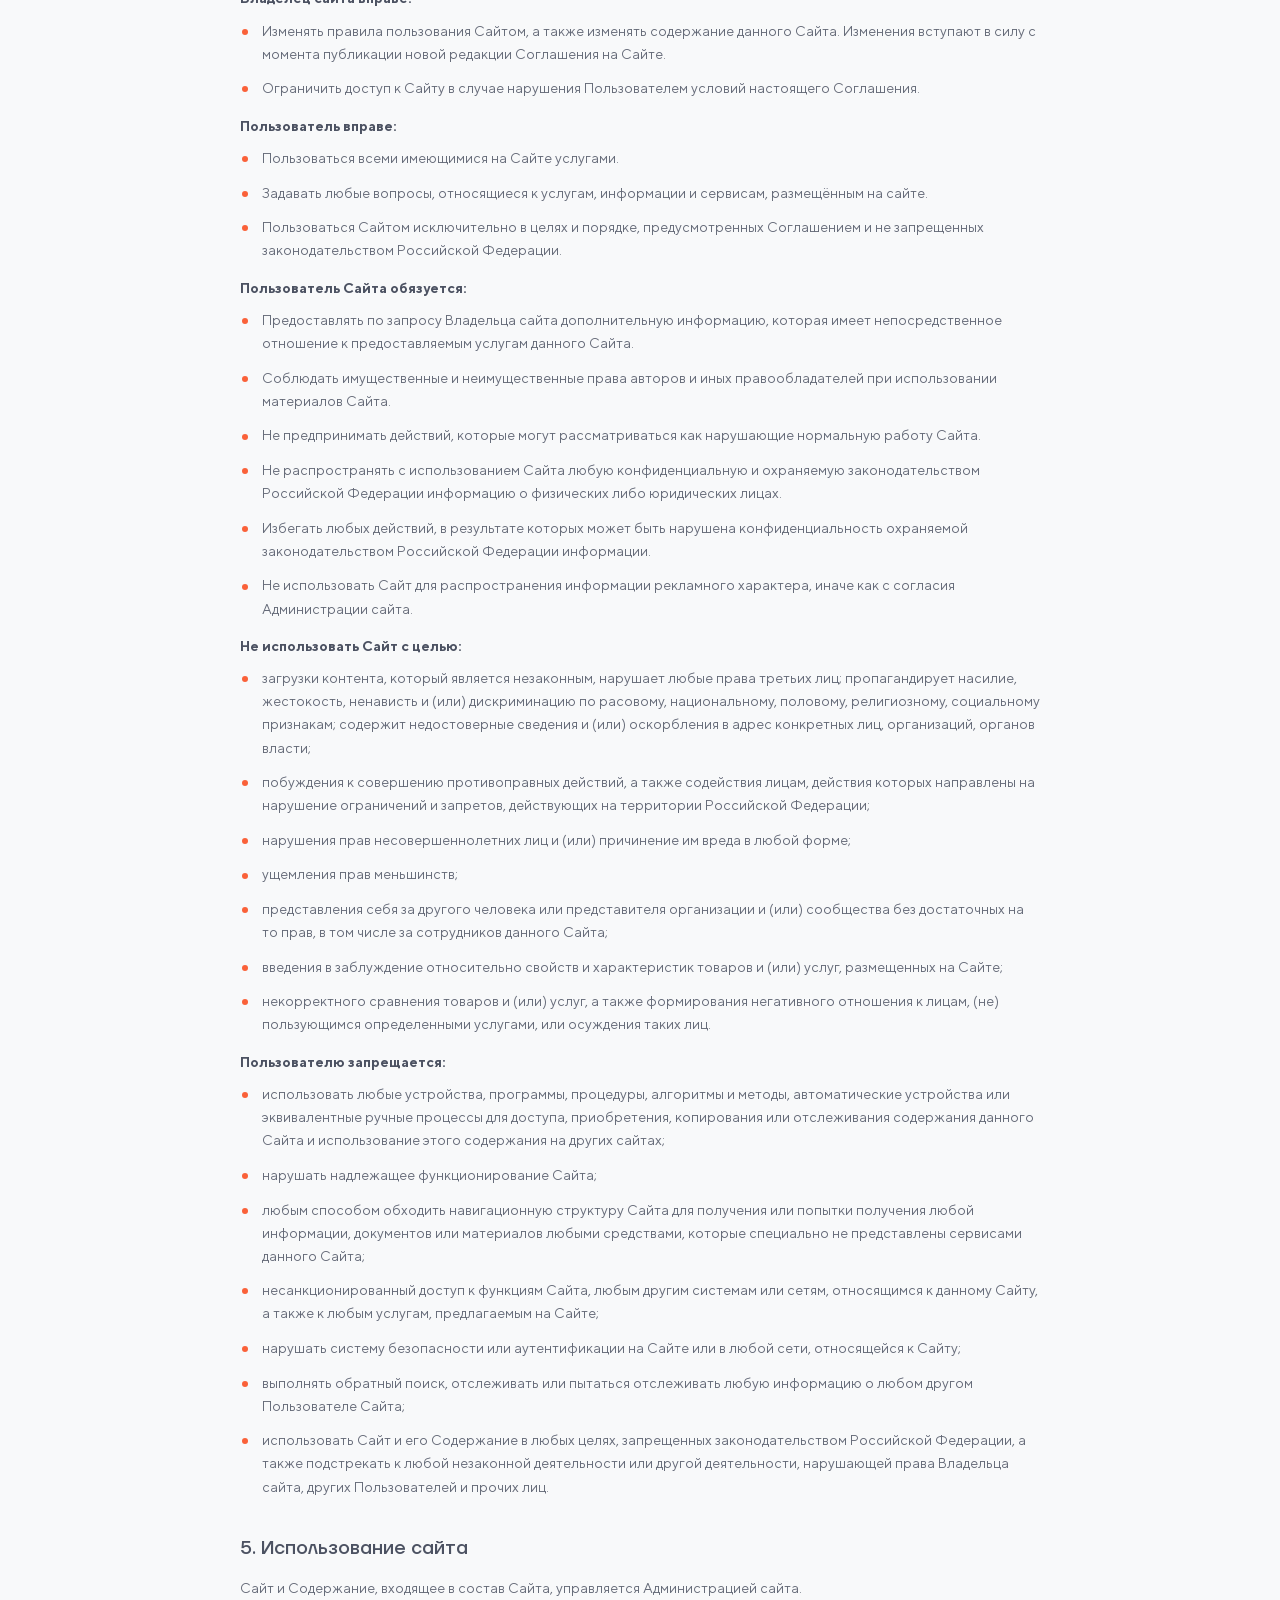
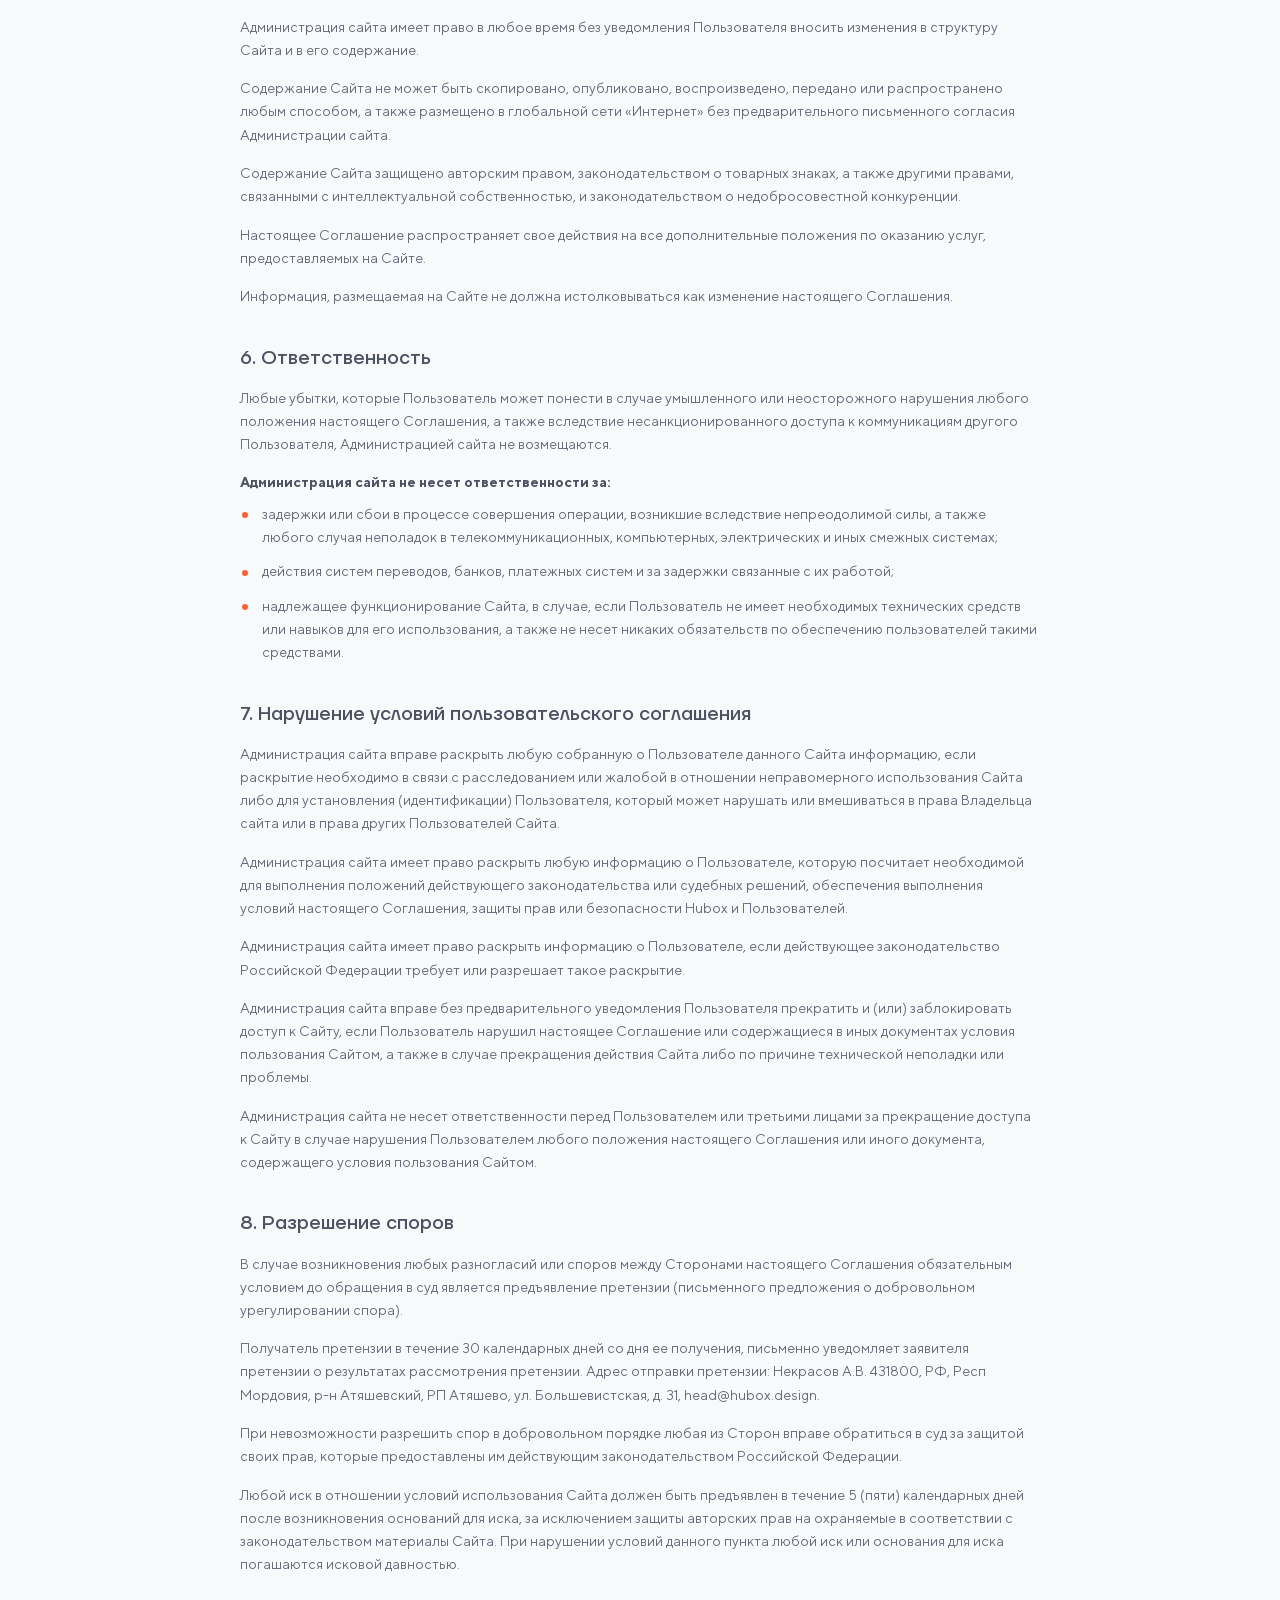
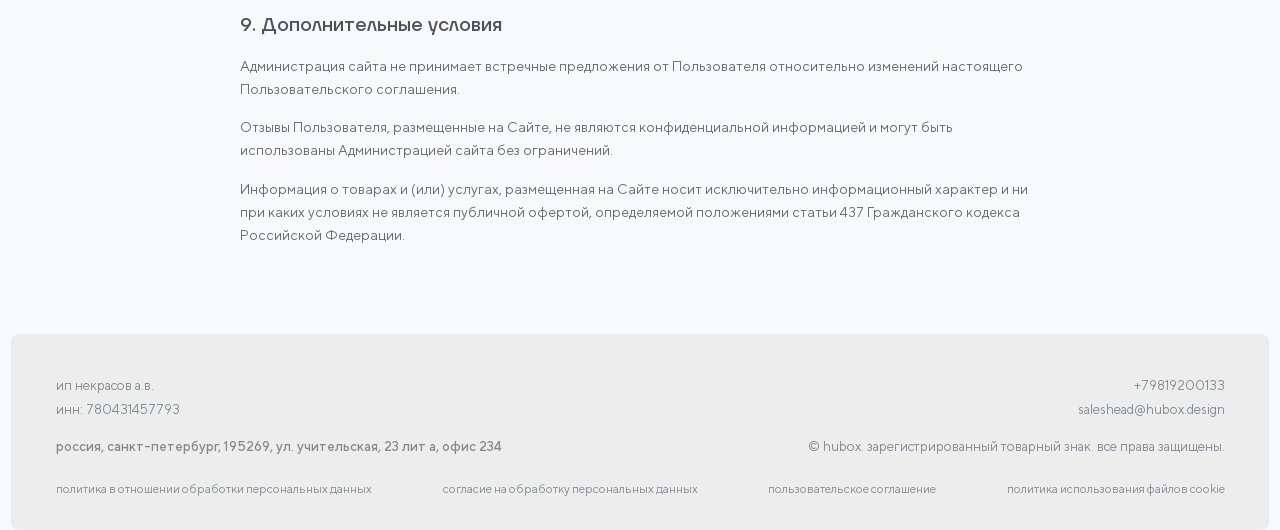
<file: terms.html>
<!doctype html>
<html lang="ru">
  <head>
    <meta charset="UTF-8" />
    <meta name="viewport" content="width=device-width, initial-scale=1.0" />
    <title>Пользовательское соглашение — Hubox</title>
    <meta
      name="description"
      content="Пользовательское соглашение об использовании сайта Hubox: термины, права и обязанности сторон, ответственность и разрешение споров."
    />
    <link
      rel="icon"
      type="image/png"
      sizes="32x32"
      href="assets/image/wall/Logo.png"
    />
    <link rel="stylesheet" href="css/home/base.css" />
    <link rel="stylesheet" href="css/home/01-header.css?v=1" />
    <link rel="stylesheet" href="css/home/02-mobile-menu.css?v=4" />
    <link rel="stylesheet" href="css/home/24-sticky-header-hide.css" />
    <link
      rel="stylesheet"
      href="https://cdnjs.cloudflare.com/ajax/libs/font-awesome/6.4.0/css/all.min.css"
    />
    <link rel="stylesheet" href="css/base.css" />
    <link rel="stylesheet" href="css/styles.css?v=31" />
    <link rel="stylesheet" href="css/sections.css?v=13" />
    <link rel="stylesheet" href="css/responsive.css?v=12" />
    <link rel="stylesheet" href="css/fetr.css?v=15" />
    <link rel="stylesheet" href="css/designers.css?v=37" />
    <link rel="stylesheet" href="css/legal-page.css?v=2" />

    <script src="js/home/01-header.js"></script>
    <script src="js/home/02-mobile-menu.js"></script>
    <script src="js/home/24-sticky-header-hide.js"></script>
    <script src="js/home/main.js"></script>

  </head>
  <body>
    <header class="header header--autohide">
      <div class="header-bar">
        <a
          class="header-logo"
          href="index.html"
          aria-label="Hubox — на главную"
        >
          <img
            src="img/logo.svg"
            alt="Hubox acoustic decor"
            width="80"
            height="46"
          />
        </a>

        <span class="header-line header-line--left" aria-hidden="true"></span>
        <span class="header-line header-line--right" aria-hidden="true"></span>
        <span class="header-line header-line--mid" aria-hidden="true"></span>

        <nav class="header-top" aria-label="Разделы сайта">
          <a class="header-top-link" href="index.html">главная</a>
          <a class="header-top-link" href="walls.html">стеновые панели</a>
          <a class="header-top-link" href="designers.html"
            >дизайнерам и строителям</a
          >
          <a class="header-top-link header-top-link--last" href="fetr.html"
            >о фетре</a
          >
          <a class="header-top-link" href="ceiling.html">потолочные решения</a>
        </nav>

        <nav class="header-menu" aria-label="Разделы страницы">
          <a class="header-menu-link" href="#contacts">контакты</a>
        </nav>

        <a class="header-callback btn btn--outline" href="#callbackModal"
          >обратный звонок</a
        >
        <a class="header-phone" href="tel:+79819200133">+7(981) 920-01-33</a>

        <button
          class="header-burger"
          type="button"
          aria-label="Открыть меню"
          aria-expanded="false"
        >
          <svg
            viewBox="0 0 45 45"
            xmlns="http://www.w3.org/2000/svg"
            aria-hidden="true"
          >
            <path
              fill="transparent"
              stroke="#c9cbd0"
              d="M22.5 1C34.3741 1 44 10.6259 44 22.5C44 34.3741 34.3741 44 22.5 44C10.6259 44 1 34.3741 1 22.5C1 10.6259 10.6259 1 22.5 1Z"
            />
            <line
              stroke="#4c5262"
              stroke-linecap="round"
              x1="13"
              y1="18.5"
              x2="32"
              y2="18.5"
            />
            <line
              stroke="#4c5262"
              stroke-linecap="round"
              x1="13"
              y1="23.5"
              x2="32"
              y2="23.5"
            />
            <line
              stroke="#4c5262"
              stroke-linecap="round"
              x1="13"
              y1="28.5"
              x2="32"
              y2="28.5"
            />
          </svg>
        </button>
      </div>
    </header>

    <div class="mobile-menu" id="mobileMenu" aria-hidden="true">
      <div class="mobile-menu-inner">
        <span class="mobile-menu-bg" aria-hidden="true"></span>
        <span class="mobile-menu-head" aria-hidden="true"></span>

        <a
          class="mobile-menu-logo"
          href="index.html"
          aria-label="Hubox — на главную"
        >
          <img
            src="img/logo-white.svg"
            alt="Hubox acoustic decor"
            width="62"
            height="36"
          />
        </a>

        <button
          class="mobile-menu-close"
          type="button"
          aria-label="Закрыть меню"
        >
          <svg
            viewBox="0 0 45 45"
            xmlns="http://www.w3.org/2000/svg"
            aria-hidden="true"
          >
            <path
              fill="transparent"
              stroke="#fff"
              d="M22.5 1C34.374 1 44 10.626 44 22.5C44 34.374 34.374 44 22.5 44C10.626 44 1 34.374 1 22.5C1 10.626 10.626 1 22.5 1Z"
            />
            <line
              stroke="#fff"
              stroke-linecap="round"
              x1="15.87"
              y1="15.87"
              x2="29.13"
              y2="29.13"
            />
            <line
              stroke="#fff"
              stroke-linecap="round"
              x1="15.87"
              y1="29.13"
              x2="29.13"
              y2="15.87"
            />
          </svg>
        </button>

        <nav class="mobile-menu-nav" aria-label="Основное меню">
          <a class="mobile-menu-link" href="index.html">главная</a>
          <span class="mobile-menu-line" aria-hidden="true"></span>
          <a class="mobile-menu-link" href="walls.html">стеновые панели</a>
          <span class="mobile-menu-line" aria-hidden="true"></span>
          <a class="mobile-menu-link" href="designers.html"
            >дизайнерам и строителям</a
          >
          <span class="mobile-menu-line" aria-hidden="true"></span>
          <a class="mobile-menu-link" href="fetr.html">о фетре</a>
          <span class="mobile-menu-line" aria-hidden="true"></span>
          <a class="mobile-menu-link" href="ceiling.html">потолочные решения</a>
        </nav>

        <a class="mobile-menu-banner" href="#callbackModal">
          <img
            src="assets/misc-home/Group_3585.png.webp"
            alt="Получите персональную консультацию быстро"
            width="330"
            height="109"
            loading="lazy"
          />
        </a>

        <div class="mobile-menu-footer">
          <a
            class="mobile-menu-social"
            href="https://wa.me/79819200133"
            aria-label="WhatsApp"
            target="_blank"
            rel="noopener"
          >
            <img
              class="icon-wa"
              src="img/icon-whatsapp.svg"
              alt="WhatsApp"
              width="20"
              height="20"
            />
          </a>
          <a
            class="mobile-menu-social"
            href="https://max.ru/u/f9LHodD0cOK3WJPM7sQIj9P2X8cJuJuxbxF_1fQLAGK2vIsiZWf4V0CMH4w"
            aria-label="MAX"
            target="_blank"
            rel="noopener"
          >
            <img
              class="icon-max"
              src="assets/misc-home/-removebg-preview.png"
              alt="MAX"
              width="27"
              height="27"
            />
          </a>
          <a
            class="mobile-menu-social"
            href="https://t.me/+79819200133"
            aria-label="Telegram"
            target="_blank"
            rel="noopener"
          >
            <img
              class="icon-tg"
              src="img/icon-telegram.svg"
              alt="Telegram"
              width="21"
              height="18"
            />
          </a>
          <a
            class="mobile-menu-social"
            href="tel:+79819200133"
            aria-label="Позвонить"
          >
            <img
              class="icon-tel"
              src="assets/misc-home/icons8--100.png"
              alt="Телефон"
              width="19"
              height="19"
            />
          </a>
          <a class="mobile-menu-callback btn btn--outline" href="#callbackModal"
            >обратный звонок</a
          >
        </div>
      </div>
    </div>

    <main class="main-content">
      <section class="legal-page">
        <h1 class="legal-title">Пользовательское соглашение об использовании сайта</h1>

        <div class="legal-section">
          <h2 class="legal-heading">1. Термины и определения</h2>
          <p class="legal-text">В настоящем Пользовательском соглашении используются следующие термины:</p>
          <ul class="legal-list">
            <li>«Сайт» – массив данных, расположенный на сервере под уникальным доменным именем (адресом) https://www.hubox.design, включающий в себя набор веб-страниц, с текстовой и графической информацией (см. «Содержание сайта»), а также электронные сервисы.</li>
            <li>«Содержание сайта» – охраняемые результаты интеллектуальной деятельности, включая тексты, их названия, предисловия, аннотации, статьи, иллюстрации, обложки, музыкальные произведения с текстом или без текста, графические, текстовые, фотографические, производные, составные и иные произведения, пользовательские интерфейсы, визуальные интерфейсы, названия товарных знаков, логотипы, программы, базы данных, а также дизайн, структура, выбор, координация, внешний вид, общий стиль и расположение данного Содержания, входящего в состав Сайта и другие объекты интеллектуальной собственности все вместе и/или по отдельности, содержащиеся на Сайте.</li>
            <li>«Владелец сайта» – лицо, самостоятельно и по своему усмотрению определяющее порядок использования Сайта в сети «Интернет», в том числе цели и порядок размещения информации на таком сайте.</li>
            <li>«Администрация сайта» – Некрасов А.В. Адрес: 431800, РФ, Респ Мордовия, р-н Атяшевский, РП Атяшево, ул. Большевистская, д. 31, head@hubox.design.</li>
            <li>«Пользователь сайта» – любое лицо, осуществившее доступ на Сайт и осуществляющий эксплуатацию Сайта и его сервисов, в том числе по обработке и хранению информации, содержащейся в базах данных Сайта.</li>
          </ul>
        </div>

        <div class="legal-section">
          <h2 class="legal-heading">2. Общие положения</h2>
          <p class="legal-text">Настоящее Пользовательское соглашение (далее – Соглашение) относится к сайту https://www.hubox.design.</p>
          <p class="legal-text">Сайт, как и домен, на котором он расположен, является собственностью ИП Некрасов А.В. Адрес: 431800, РФ, Респ Мордовия, р-н Атяшевский, РП Атяшево, ул. Большевистская, д. 31, head@hubox.design.</p>
          <p class="legal-text">Настоящее Соглашение регулирует отношения между Владельцем сайта и Пользователем.</p>
          <p class="legal-text">Владелец сайта оставляет за собой право в любое время изменять, добавлять или удалять пункты настоящего Соглашения без уведомления Пользователя.</p>
          <p class="legal-text">Продолжение использования Сайта Пользователем означает принятие Соглашения и изменений, внесенных в настоящее Соглашение.</p>
          <p class="legal-text">Пользователь несет персональную ответственность за проверку настоящего Соглашения на наличие изменений в нем.</p>
        </div>

        <div class="legal-section">
          <h2 class="legal-heading">3. Предмет соглашения</h2>
          <p class="legal-text">Предметом настоящего Соглашения является предоставление Владельцем Пользователю доступа к содержащейся на Сайте информации и его сервисам.</p>
          <p class="legal-text">Под действие настоящего Соглашения подпадают все существующие (реально функционирующие) на данный момент услуги (сервисы) Сайта, а также любые их последующие модификации и появляющиеся в дальнейшем дополнительные услуги (сервисы).</p>
          <p class="legal-text">Доступ к Сайту предоставляется на добровольной основе, безвозмездно и без дополнительной регистрации.</p>
          <p class="legal-text">Получая доступ к Сайту, Пользователь считается присоединившимся к настоящему Соглашению.</p>
          <p class="legal-text">Использование материалов и сервисов Сайта регулируется нормами действующего законодательства Российской Федерации.</p>
        </div>

        <div class="legal-section">
          <h2 class="legal-heading">4. Права и обязанности сторон</h2>

          <p class="legal-lead">Владелец сайта вправе:</p>
          <ul class="legal-list">
            <li>Изменять правила пользования Сайтом, а также изменять содержание данного Сайта. Изменения вступают в силу с момента публикации новой редакции Соглашения на Сайте.</li>
            <li>Ограничить доступ к Сайту в случае нарушения Пользователем условий настоящего Соглашения.</li>
          </ul>

          <p class="legal-lead">Пользователь вправе:</p>
          <ul class="legal-list">
            <li>Пользоваться всеми имеющимися на Сайте услугами.</li>
            <li>Задавать любые вопросы, относящиеся к услугам, информации и сервисам, размещённым на сайте.</li>
            <li>Пользоваться Сайтом исключительно в целях и порядке, предусмотренных Соглашением и не запрещенных законодательством Российской Федерации.</li>
          </ul>

          <p class="legal-lead">Пользователь Сайта обязуется:</p>
          <ul class="legal-list">
            <li>Предоставлять по запросу Владельца сайта дополнительную информацию, которая имеет непосредственное отношение к предоставляемым услугам данного Сайта.</li>
            <li>Соблюдать имущественные и неимущественные права авторов и иных правообладателей при использовании материалов Сайта.</li>
            <li>Не предпринимать действий, которые могут рассматриваться как нарушающие нормальную работу Сайта.</li>
            <li>Не распространять с использованием Сайта любую конфиденциальную и охраняемую законодательством Российской Федерации информацию о физических либо юридических лицах.</li>
            <li>Избегать любых действий, в результате которых может быть нарушена конфиденциальность охраняемой законодательством Российской Федерации информации.</li>
            <li>Не использовать Сайт для распространения информации рекламного характера, иначе как с согласия Администрации сайта.</li>
          </ul>

          <p class="legal-lead">Не использовать Сайт с целью:</p>
          <ul class="legal-list">
            <li>загрузки контента, который является незаконным, нарушает любые права третьих лиц; пропагандирует насилие, жестокость, ненависть и (или) дискриминацию по расовому, национальному, половому, религиозному, социальному признакам; содержит недостоверные сведения и (или) оскорбления в адрес конкретных лиц, организаций, органов власти;</li>
            <li>побуждения к совершению противоправных действий, а также содействия лицам, действия которых направлены на нарушение ограничений и запретов, действующих на территории Российской Федерации;</li>
            <li>нарушения прав несовершеннолетних лиц и (или) причинение им вреда в любой форме;</li>
            <li>ущемления прав меньшинств;</li>
            <li>представления себя за другого человека или представителя организации и (или) сообщества без достаточных на то прав, в том числе за сотрудников данного Сайта;</li>
            <li>введения в заблуждение относительно свойств и характеристик товаров и (или) услуг, размещенных на Сайте;</li>
            <li>некорректного сравнения товаров и (или) услуг, а также формирования негативного отношения к лицам, (не) пользующимся определенными услугами, или осуждения таких лиц.</li>
          </ul>

          <p class="legal-lead">Пользователю запрещается:</p>
          <ul class="legal-list">
            <li>использовать любые устройства, программы, процедуры, алгоритмы и методы, автоматические устройства или эквивалентные ручные процессы для доступа, приобретения, копирования или отслеживания содержания данного Сайта и использование этого содержания на других сайтах;</li>
            <li>нарушать надлежащее функционирование Сайта;</li>
            <li>любым способом обходить навигационную структуру Сайта для получения или попытки получения любой информации, документов или материалов любыми средствами, которые специально не представлены сервисами данного Сайта;</li>
            <li>несанкционированный доступ к функциям Сайта, любым другим системам или сетям, относящимся к данному Сайту, а также к любым услугам, предлагаемым на Сайте;</li>
            <li>нарушать систему безопасности или аутентификации на Сайте или в любой сети, относящейся к Сайту;</li>
            <li>выполнять обратный поиск, отслеживать или пытаться отслеживать любую информацию о любом другом Пользователе Сайта;</li>
            <li>использовать Сайт и его Содержание в любых целях, запрещенных законодательством Российской Федерации, а также подстрекать к любой незаконной деятельности или другой деятельности, нарушающей права Владельца сайта, других Пользователей и прочих лиц.</li>
          </ul>
        </div>

        <div class="legal-section">
          <h2 class="legal-heading">5. Использование сайта</h2>
          <p class="legal-text">Сайт и Содержание, входящее в состав Сайта, управляется Администрацией сайта.</p>
          <p class="legal-text">Администрация сайта имеет право в любое время без уведомления Пользователя вносить изменения в структуру Сайта и в его содержание.</p>
          <p class="legal-text">Содержание Сайта не может быть скопировано, опубликовано, воспроизведено, передано или распространено любым способом, а также размещено в глобальной сети «Интернет» без предварительного письменного согласия Администрации сайта.</p>
          <p class="legal-text">Содержание Сайта защищено авторским правом, законодательством о товарных знаках, а также другими правами, связанными с интеллектуальной собственностью, и законодательством о недобросовестной конкуренции.</p>
          <p class="legal-text">Настоящее Соглашение распространяет свое действия на все дополнительные положения по оказанию услуг, предоставляемых на Сайте.</p>
          <p class="legal-text">Информация, размещаемая на Сайте не должна истолковываться как изменение настоящего Соглашения.</p>
        </div>

        <div class="legal-section">
          <h2 class="legal-heading">6. Ответственность</h2>
          <p class="legal-text">Любые убытки, которые Пользователь может понести в случае умышленного или неосторожного нарушения любого положения настоящего Соглашения, а также вследствие несанкционированного доступа к коммуникациям другого Пользователя, Администрацией сайта не возмещаются.</p>
          <p class="legal-lead">Администрация сайта не несет ответственности за:</p>
          <ul class="legal-list">
            <li>задержки или сбои в процессе совершения операции, возникшие вследствие непреодолимой силы, а также любого случая неполадок в телекоммуникационных, компьютерных, электрических и иных смежных системах;</li>
            <li>действия систем переводов, банков, платежных систем и за задержки связанные с их работой;</li>
            <li>надлежащее функционирование Сайта, в случае, если Пользователь не имеет необходимых технических средств или навыков для его использования, а также не несет никаких обязательств по обеспечению пользователей такими средствами.</li>
          </ul>
        </div>

        <div class="legal-section">
          <h2 class="legal-heading">7. Нарушение условий пользовательского соглашения</h2>
          <p class="legal-text">Администрация сайта вправе раскрыть любую собранную о Пользователе данного Сайта информацию, если раскрытие необходимо в связи с расследованием или жалобой в отношении неправомерного использования Сайта либо для установления (идентификации) Пользователя, который может нарушать или вмешиваться в права Владельца сайта или в права других Пользователей Сайта.</p>
          <p class="legal-text">Администрация сайта имеет право раскрыть любую информацию о Пользователе, которую посчитает необходимой для выполнения положений действующего законодательства или судебных решений, обеспечения выполнения условий настоящего Соглашения, защиты прав или безопасности Hubox и Пользователей.</p>
          <p class="legal-text">Администрация сайта имеет право раскрыть информацию о Пользователе, если действующее законодательство Российской Федерации требует или разрешает такое раскрытие.</p>
          <p class="legal-text">Администрация сайта вправе без предварительного уведомления Пользователя прекратить и (или) заблокировать доступ к Сайту, если Пользователь нарушил настоящее Соглашение или содержащиеся в иных документах условия пользования Сайтом, а также в случае прекращения действия Сайта либо по причине технической неполадки или проблемы.</p>
          <p class="legal-text">Администрация сайта не несет ответственности перед Пользователем или третьими лицами за прекращение доступа к Сайту в случае нарушения Пользователем любого положения настоящего Соглашения или иного документа, содержащего условия пользования Сайтом.</p>
        </div>

        <div class="legal-section">
          <h2 class="legal-heading">8. Разрешение споров</h2>
          <p class="legal-text">В случае возникновения любых разногласий или споров между Сторонами настоящего Соглашения обязательным условием до обращения в суд является предъявление претензии (письменного предложения о добровольном урегулировании спора).</p>
          <p class="legal-text">Получатель претензии в течение 30 календарных дней со дня ее получения, письменно уведомляет заявителя претензии о результатах рассмотрения претензии. Адрес отправки претензии: Некрасов А.В. 431800, РФ, Респ Мордовия, р-н Атяшевский, РП Атяшево, ул. Большевистская, д. 31, head@hubox.design.</p>
          <p class="legal-text">При невозможности разрешить спор в добровольном порядке любая из Сторон вправе обратиться в суд за защитой своих прав, которые предоставлены им действующим законодательством Российской Федерации.</p>
          <p class="legal-text">Любой иск в отношении условий использования Сайта должен быть предъявлен в течение 5 (пяти) календарных дней после возникновения оснований для иска, за исключением защиты авторских прав на охраняемые в соответствии с законодательством материалы Сайта. При нарушении условий данного пункта любой иск или основания для иска погашаются исковой давностью.</p>
        </div>

        <div class="legal-section">
          <h2 class="legal-heading">9. Дополнительные условия</h2>
          <p class="legal-text">Администрация сайта не принимает встречные предложения от Пользователя относительно изменений настоящего Пользовательского соглашения.</p>
          <p class="legal-text">Отзывы Пользователя, размещенные на Сайте, не являются конфиденциальной информацией и могут быть использованы Администрацией сайта без ограничений.</p>
          <p class="legal-text">Информация о товарах и (или) услугах, размещенная на Сайте носит исключительно информационный характер и ни при каких условиях не является публичной офертой, определяемой положениями статьи 437 Гражданского кодекса Российской Федерации.</p>
        </div>
      </section>
    </main>

    <footer class="main-footer" id="contacts">
      <div class="footer-container reveal">
        <div class="footer-top">
          <div class="footer-info-left">
            <p>ИП Некрасов А.В.</p>
            <p>ИНН: 780431457793</p>
            <p class="footer-address">
              Россия, Санкт-Петербург, 195269, ул. Учительская, 23 лит А, офис
              234
            </p>
          </div>
          <div class="footer-info-right">
            <a href="tel:+79819200133" class="footer-link">+79819200133</a>
            <a href="mailto:saleshead@hubox.design" class="footer-link"
              >saleshead@hubox.design</a
            >
            <p class="footer-copyright">
              © Hubox. Зарегистрированный товарный знак. Все права защищены.
            </p>
          </div>
        </div>
        <div class="footer-bottom-links">
          <a href="privacy.html">политика в отношении обработки персональных данных</a>
          <a href="agreement.html">согласие на обработку персональных данных</a>
          <a href="terms.html">пользовательское соглашение</a>
          <a href="cookie.html">политика использования файлов cookie</a>
        </div>
      </div>
    </footer>

    <div class="modal-callback" id="callbackModal">
      <div class="modal-backdrop"></div>
      <div class="modal-window">
        <button class="modal-close" id="closeCallback">&times;</button>
        <div class="modal-header">
          <h2>обсудим проект?</h2>
          <p>
            подберем оптимальные материалы и предоставим техническую информацию
          </p>
        </div>
        <form class="modal-form">
          <div class="modal-input-group">
            <label>имя</label>
            <input type="text" placeholder="ваше имя" required />
          </div>
          <div class="modal-input-group">
            <label>телефон</label>
            <input
              type="tel"
              placeholder="+7 (999) 999-99-99"
              inputmode="numeric"
              maxlength="18"
              required
            />
          </div>
          <div class="modal-input-group">
            <label>ваш комментарий</label>
            <textarea placeholder="комментарий" rows="1"></textarea>
          </div>
          <div class="modal-checkbox-group">
            <input type="checkbox" id="modal-agree" required />
            <label for="modal-agree"
              >нажимая на кнопку, я подтверждаю согласие с
              <a href="privacy.html">политикой конфиденциальности</a> и даю согласие на
              <a href="agreement.html">обработку персональных данных</a></label
            >
          </div>
          <button type="submit" class="btn-modal-submit">отправить</button>
        </form>
      </div>
    </div>

    <div class="fab-container" id="fabContainer">
      <div class="fab-menu">
        <a href="tel:+79819200133" class="fab-item phone" title="Позвонить">
          <i class="fas fa-phone-alt"></i>
        </a>
        <a href="#" class="fab-item chat" title="Чат">
          <i class="fas fa-comment-dots"></i>
        </a>
        <a
          href="https://wa.me/79819200133"
          target="_blank"
          class="fab-item whatsapp"
          title="WhatsApp"
        >
          <i class="fab fa-whatsapp"></i>
        </a>
        <a
          href="https://t.me/"
          target="_blank"
          class="fab-item telegram"
          title="Telegram"
        >
          <i class="fab fa-telegram-plane"></i>
        </a>
      </div>
      <div class="fab-main" id="fabToggle">
        <i class="fab fa-whatsapp icon-main"></i>
        <i class="fas fa-times icon-close"></i>
      </div>
    </div>

    <script src="scripts/script.js?v=3"></script>
    <script src="scripts/fetr.js?v=2"></script>
    <script src="scripts/vendor/simpleParallax.min.js"></script>
    <script src="scripts/parallax-init.js?v=20"></script>
  </body>
</html>
</file>
<file: css/home/base.css>
/* ==========================================================================
   base.css — шрифты, сброс, токены, контейнер, утилиты
   Все размеры в CSS пишутся в px для «базового макета» брейкпоинта,
   пропорциональное масштабирование даёт body { zoom } (см. js/main.js).
   ========================================================================== */

/* ===== ШРИФТЫ ===== */
@font-face {
  font-family: 'TTNorms';
  src: url('../../assets/fonts/TTNorms-Regular.woff') format('woff');
  font-weight: 400;
  font-style: normal;
  font-display: swap;
}
@font-face {
  font-family: 'TTNorms';
  src: url('../../assets/fonts/TTNorms-Medium.woff') format('woff');
  font-weight: 500;
  font-style: normal;
  font-display: swap;
}
@font-face {
  font-family: 'TTNorms';
  src: url('../../assets/fonts/TTNorms-Bold.woff') format('woff');
  font-weight: 700;
  font-style: normal;
  font-display: swap;
}
@font-face {
  font-family: 'TTFirsNeue';
  src: url('../../assets/fonts/TTFirsNeue-Regular.woff') format('woff');
  font-weight: 400;
  font-style: normal;
  font-display: swap;
}
@font-face {
  font-family: 'TTFirsNeue';
  src: url('../../assets/fonts/TTFirsNeue-Medium.woff') format('woff');
  font-weight: 500;
  font-style: normal;
  font-display: swap;
}
@font-face {
  font-family: 'TTFirsNeue';
  src: url('../../assets/fonts/TTFirsNeue-DemiBold.woff') format('woff');
  font-weight: 600;
  font-style: normal;
  font-display: swap;
}

/* ===== ТОКЕНЫ ===== */
:root {
  --c-accent: #fa4616;
  --c-ink: #4c5262;
  --c-black: #000;
  --c-white: #fff;
  --c-light: #f1f1f1;
  --c-grey: #818589;
  --c-line: #edeeef;

  --ff-base: 'TTNorms', Arial, Helvetica, sans-serif;
  --ff-display: 'TTFirsNeue', Arial, Helvetica, sans-serif;

  --header-h: 90px;
  --z-header: 900;
  --z-menu: 1000;

  /* коэффициент масштабирования макета, выставляет js/main.js */
  --hb-zoom: 1;
}

/* ===== СБРОС ===== */
*,
*::before,
*::after {
  box-sizing: border-box;
}

/* scroll-behavior здесь не задаём: в оригинале он auto, плавность включается
   только для кликов по якорям — в HB.initAnchors через scrollTo({behavior}) */
html {
  -webkit-text-size-adjust: 100%;
}

body {
  margin: 0;
  /* zoom воспроизводит масштабирование макета оригинала: базовая ширина
     макета растягивается до ширины окна без пересчёта каждого размера */
  zoom: var(--hb-zoom);
  font-family: var(--ff-base);
  font-size: 16px;
  line-height: 1.4;
  color: var(--c-ink);
  background: var(--c-white);
}

body.is-locked {
  overflow: hidden;
}

h1,
h2,
h3,
h4,
h5,
h6,
p,
figure,
blockquote,
dl,
dd {
  margin: 0;
}

ul,
ol {
  margin: 0;
  padding: 0;
  list-style: none;
}

img,
svg,
video {
  display: block;
  max-width: 100%;
}

img {
  height: auto;
}

a {
  color: inherit;
  text-decoration: none;
}

button,
input,
select,
textarea {
  font: inherit;
  color: inherit;
}

button {
  padding: 0;
  border: 0;
  background: none;
  cursor: pointer;
}

:focus-visible {
  outline: 2px solid var(--c-accent);
  outline-offset: 2px;
}

/* ===== КОНТЕЙНЕР ===== */
.container {
  width: 100%;
  max-width: 1200px;
  margin: 0 auto;
  padding: 0 50px;
}

.container--flush {
  padding: 0;
}

/* ===== ТИПОГРАФИКА-ХЕЛПЕРЫ ===== */
.t-display {
  font-family: var(--ff-display);
}

.t-accent {
  color: var(--c-accent);
}

.visually-hidden {
  position: absolute;
  width: 1px;
  height: 1px;
  margin: -1px;
  padding: 0;
  overflow: hidden;
  clip: rect(0 0 0 0);
  clip-path: inset(50%);
  white-space: nowrap;
}

/* ===== КНОПКИ ===== */
.btn {
  display: inline-flex;
  align-items: center;
  justify-content: center;
  border-radius: 52px;
  font-family: var(--ff-base);
  font-weight: 500;
  text-align: center;
  cursor: pointer;
  transition:
    background-color 0.25s ease,
    color 0.25s ease,
    border-color 0.25s ease;
}

.btn--outline {
  border: 2px solid var(--c-accent);
  background: transparent;
  color: var(--c-accent);
}

.btn--outline:hover {
  background: var(--c-accent);
  color: var(--c-white);
}

.btn--solid {
  border: 2px solid var(--c-accent);
  background: var(--c-accent);
  color: var(--c-white);
}

.btn--solid:hover {
  background: transparent;
  color: var(--c-accent);
}

/* ===== АНИМАЦИЯ ПОЯВЛЕНИЯ ===== */
.reveal {
  opacity: 0;
  transform: translateY(30px);
  transition:
    opacity 0.8s ease-out,
    transform 0.8s ease-out;
  will-change: opacity, transform;
}

.reveal.active {
  opacity: 1;
  transform: translateY(0);
}

.delay-1 {
  transition-delay: 0.1s;
}
.delay-2 {
  transition-delay: 0.2s;
}
.delay-3 {
  transition-delay: 0.3s;
}
.delay-4 {
  transition-delay: 0.4s;
}

@media (prefers-reduced-motion: reduce) {
  html {
    scroll-behavior: auto;
  }

  .reveal {
    opacity: 1;
    transform: none;
    transition: none;
  }
}

/* ===== БРЕЙКПОИНТЫ КОНТЕЙНЕРА =====
   Базовые макеты: 1200 (по умолчанию), 960, 640, 360 — см. CONVENTIONS.md */
@media (max-width: 1199px) {
  :root {
    --header-h: 60px;
  }

  .container {
    max-width: 960px;
  }
}

@media (max-width: 959px) {
  .container {
    max-width: 640px;
    padding: 0 30px;
  }
}

@media (max-width: 639px) {
  .container {
    max-width: 360px;
    padding: 0 20px;
  }
}
</file>
<file: css/home/01-header.css>
/* ==========================================================================
   01-header.css — фиксированная шапка (базовый макет 1200)
   ========================================================================== */
.header {
  position: fixed;
  top: 0;
  left: 0;
  width: 100%;
  z-index: var(--z-header);
}

/* Пока открыто мобильное меню — прячем header-bar целиком, чтобы сверху
   экрана сразу начиналась .mobile-menu-head (оранжевая шапка меню), а не
   было видно узкую полоску исходного хедера над ней. .mobile-menu идёт
   в разметке сразу за .header, поэтому ловим открытое меню через :has(). */
.header:has(+ .mobile-menu.is-open) {
  display: none;
}

.header-bar {
  position: relative;
  height: 90px;
  margin: 0 10px;
  background: var(--c-white);
}

/* ===== ЛОГОТИП ===== */
.header-logo {
  position: absolute;
  top: 17px;
  left: 40px;
  width: 80px;
  height: 45.92px;
}

.header-logo img {
  width: 100%;
  height: 100%;
}

/* ===== РАЗДЕЛИТЕЛИ ===== */
.header-line {
  position: absolute;
  background: var(--c-line);
}

.header-line--left {
  top: 0;
  left: 160px;
  width: 1px;
  height: 90px;
}

.header-line--right {
  top: 0;
  left: 985px;
  width: 1px;
  height: 90px;
}

.header-line--mid {
  top: 48px;
  left: 160px;
  width: 826px;
  height: 1px;
}

/* ===== ВЕРХНИЙ РЯД ===== */
.header-top {
  position: absolute;
  top: 18px;
  left: 201px;
  display: flex;
  align-items: center;
  gap: 28px;
  height: 18px;
}

.header-top-link {
  font-size: 14px;
  font-weight: 500;
  line-height: 18px;
  letter-spacing: -0.2px;
  color: var(--c-ink);
  transition: color 0.25s ease;
}

/* в макете последний пункт отбит чуть шире остальных */
.header-top-link--last {
  margin-left: 4px;
}

.header-top-link:hover,
.header-top-link.is-current {
  color: var(--c-accent);
}

/* ===== НИЖНИЙ РЯД (якоря по странице) ===== */
.header-menu {
  position: absolute;
  top: 60px;
  left: 201px;
  display: flex;
  align-items: center;
  gap: 21px;
  height: 12px;
}

.header-menu-link {
  font-size: 12px;
  font-weight: 400;
  line-height: 12px;
  color: var(--c-ink);
  transition: color 0.25s ease;
}

.header-menu-link:hover {
  color: var(--c-accent);
}

.header-menu-link.is-active {
  color: var(--c-accent);
  text-decoration: underline;
  text-decoration-thickness: 1px;
  text-underline-offset: 4px;
}

/* ===== КНОПКА И ТЕЛЕФОН ===== */
.header-callback {
  position: absolute;
  top: 10px;
  left: 1023px;
  width: 117px;
  height: 34px;
  font-size: 12px;
  line-height: 12px;
}

.header-phone {
  position: absolute;
  top: 55px;
  left: 1024px;
  font-size: 14px;
  font-weight: 500;
  line-height: 18px;
  letter-spacing: -0.2px;
  color: var(--c-accent);
}

/* ===== БУРГЕР ===== */
.header-burger {
  position: absolute;
  display: none;
  top: 8px;
  left: 855px;
  width: 45px;
  height: 45px;
}

.header-burger svg {
  width: 100%;
  height: 100%;
}

/* ===== 960 ===== */
@media (max-width: 1199px) {
  .header-bar {
    height: 60px;
  }

  .header-logo {
    top: 7px;
    left: 40px;
  }

  .header-line,
  .header-top,
  .header-menu,
  .header-callback,
  .header-phone {
    display: none;
  }

  .header-burger {
    display: block;
  }
}

/* ===== 640 ===== */
@media (max-width: 959px) {
  .header-logo {
    left: 20px;
  }

  .header-burger {
    left: 555px;
  }
}

/* ===== 360 ===== */
@media (max-width: 639px) {
  .header-bar {
    margin: 0;
  }

  .header-logo {
    top: 12px;
    left: 24px;
    width: 62px;
    height: 35.59px;
  }

  .header-burger {
    top: 12px;
    left: 300px;
    width: 36px;
    height: 36px;
  }
}
</file>
<file: css/home/02-mobile-menu.css>
/* ==========================================================================
   02-mobile-menu.css — оверлей мобильного меню
   Меню показывается с бургером, то есть на ширине ≤1199px,
   поэтому базовые значения здесь — макет 960, дальше идут 640 и 360.
   ========================================================================== */
.mobile-menu {
  position: fixed;
  /* начинается сразу под хедером, а не с верха экрана: хедер (бургер видно
     ≤1199px) везде в этом диапазоне высотой 60px — см. .header-bar в
     01-header.css. Так меню не залезает на хедер и не оставляет зазор */
  top: 60px;
  right: 0;
  bottom: 0;
  left: 0;
  z-index: var(--z-menu);
  display: flex;
  align-items: flex-start;
  justify-content: center;
  overflow-y: auto;
  opacity: 0;
  visibility: hidden;
  pointer-events: none;
  /* панель "вытекает" из-под хедера сверху вниз, а не просто проявляется */
  clip-path: inset(0 0 100% 0);
  transition:
    opacity 0.3s ease,
    visibility 0.4s ease,
    clip-path 0.4s cubic-bezier(0.4, 0, 0.2, 1);
}

.mobile-menu.is-open {
  opacity: 1;
  visibility: visible;
  pointer-events: auto;
  clip-path: inset(0 0 0% 0);
  /* js/home/02-mobile-menu.js выставляет inline top = высота хедера, чтобы
     меню начиналось под ним. Но теперь на время открытия сам хедер
     скрывается (см. .header:has(+ .mobile-menu.is-open) в 01-header.css) —
     значит и меню должно раскрываться от самого верха экрана, а не
     оставлять пустой зазор на месте бывшего хедера. !important нужен,
     чтобы перебить именно inline-стиль. */
  top: 0 !important;
}

/* Высота = высота артборда оригинала (панель прижата к верху — см. .mobile-menu).
   min-height: 100% — подстраховка для экранов выше артборда (большинство
   современных телефонов): раньше высота была жёстко зафиксирована в px,
   и на высоких экранах белая подложка меню не дотягивалась до низа,
   оставляя пустой зазор (заказчик сообщил: "меню не растягивается на
   всю высоту"). 100% считается от .mobile-menu (position:fixed;
   top:60px;bottom:0 — то есть от реальной высоты экрана минус хедер). */
.mobile-menu-inner {
  position: relative;
  width: 100%;
  height: 720px;
  min-height: 100%;
}

/* Белая подложка и оранжевая шапка шире экрана — как в оригинале */
.mobile-menu-bg,
.mobile-menu-head {
  position: absolute;
  left: -32px;
  right: -32px;
  display: block;
}

.mobile-menu-bg {
  top: 60px;
  /* bottom:0 вместо фиксированной height — подложка всегда дотягивается
     до низа .mobile-menu-inner, даже когда он вырос выше артборда
     (см. min-height:100% выше). */
  bottom: 0;
  background: var(--c-white);
}

.mobile-menu-head {
  top: 0;
  height: 137px;
  background: var(--c-accent);
}

.mobile-menu-logo {
  position: absolute;
  top: 80px;
  left: 50px;
  width: 76px;
  height: 43.66px;
}

.mobile-menu-logo img {
  width: 100%;
  height: 100%;
}

.mobile-menu-close {
  position: absolute;
  top: 79px;
  left: 866px;
  width: 45px;
  height: 45px;
}

.mobile-menu-close svg {
  width: 100%;
  height: 100%;
}

/* ===== ССЫЛКИ ===== */
.mobile-menu-nav {
  position: absolute;
  top: 169px;
  left: 50px;
  display: flex;
  flex-direction: column;
  width: 340px;
}

.mobile-menu-link {
  font-size: 28px;
  font-weight: 500;
  line-height: 28px;
  color: var(--c-ink);
  transition: color 0.25s ease;
}

.mobile-menu-link:hover,
.mobile-menu-link.is-current {
  color: var(--c-accent);
}

.mobile-menu-line {
  display: block;
  height: 1px;
  margin: 16px 0 17px;
  /* та же приглушённая линия, что и разделители в десктопном хедере
     (--c-line), а не тёмный --c-ink — иначе на дробном зуме страницы
     хайрлайн местами "рисуется" в 2 физических пикселя и выглядит
     жирнее соседних; на светлом оттенке эта рябь почти не заметна */
  background: var(--c-line);
}

/* ===== БАННЕР (только узкие экраны) ===== */
.mobile-menu-banner {
  display: none;
}

/* ===== СОЦСЕТИ И КНОПКА ===== */
.mobile-menu-footer {
  position: absolute;
  top: 634px;
  left: 50px;
  display: flex;
  align-items: flex-start;
  gap: 10px;
}

.mobile-menu-social {
  display: flex;
  align-items: center;
  justify-content: center;
  width: 56px;
  height: 56px;
  border-radius: 50%;
  background: var(--c-accent);
}

.icon-wa {
  width: 22px;
  height: 22px;
}

.icon-max {
  width: 32px;
  height: 32px;
}

.icon-tg {
  width: 23px;
  height: 19.5px;
}

/* иконка телефона в исходнике тёмная, на оранжевом круге нужна белая */
.icon-tel {
  width: 30px;
  height: 30px;
  filter: brightness(0) invert(1);
}

.mobile-menu-callback {
  width: 116px;
  height: 56px;
  background: var(--c-white);
  font-size: 14px;
  line-height: 14px;
}

/* ===== 640 ===== */
@media (max-width: 959px) {
  .mobile-menu-inner {
    height: 820px;
  }

  .mobile-menu-logo {
    left: 30px;
  }

  .mobile-menu-close {
    top: 80px;
    left: 565px;
  }

  .mobile-menu-nav {
    top: 179px;
    left: 30px;
  }

  .mobile-menu-footer {
    top: 586px;
    left: 30px;
  }

  .mobile-menu-callback {
    width: 170px;
    margin-top: 10px;
  }
}

/* ===== 360 ===== */
@media (max-width: 639px) {
  .mobile-menu-inner {
    height: 658px;
  }

  .mobile-menu-bg,
  .mobile-menu-head {
    left: 0;
    right: 0;
  }

  .mobile-menu-bg {
    top: 0;
    bottom: 0;
  }

  .mobile-menu-head {
    /* было top:2px — на 2px виднелась белая подложка (.mobile-menu-bg) над
       оранжевой шапкой. Раньше это перекрывал header-bar сверху, но теперь,
       когда при открытом меню header-bar скрыт (см. 01-header.css), эта
       щель стала видимой белой полоской у самого верха экрана. Прижимаем
       к верху вплотную. */
    top: 0;
    height: 70px;
  }

  .mobile-menu-logo {
    top: 18px;
    left: 20px;
    width: 62px;
    height: 35.61px;
  }

  .mobile-menu-close {
    top: 18px;
    left: 304px;
    width: 36px;
    height: 36px;
  }

  .mobile-menu-nav {
    top: 90px;
    left: 20px;
    width: 320px;
  }

  /* ширина уже полосы-разделителя: длинный пункт переносится на две строки */
  .mobile-menu-link {
    width: 281px;
    font-size: 24px;
    line-height: 25px;
  }

  .mobile-menu-banner {
    position: absolute;
    /* было 415px — отступ от .mobile-menu-nav казался заказчику слишком
       маленьким, увеличили. .mobile-menu-footer ниже сдвинут на ту же
       величину (+40px), чтобы сохранить расстояние баннер→футер. */
    top: 455px;
    left: 14px;
    display: block;
    width: 330px;
    height: 109.33px;
  }

  .mobile-menu-banner img {
    width: 100%;
    height: 100%;
    object-fit: cover;
  }

  .mobile-menu-footer {
    /* было 550px — сдвинут на +40px вслед за .mobile-menu-banner выше */
    top: 590px;
    left: 14px;
    gap: 9px;
  }

  .mobile-menu-social {
    width: 40px;
    height: 40px;
  }

  .icon-wa {
    width: 20px;
    height: 20px;
  }

  .icon-max {
    width: 27px;
    height: 27px;
  }

  .icon-tg {
    width: 21px;
    height: 17.8px;
  }

  .icon-tel {
    width: 19px;
    height: 19px;
  }

  .mobile-menu-callback {
    width: 131px;
    height: 42px;
    margin-top: 1px;
    margin-left: 5px;
  }
}

@media (prefers-reduced-motion: reduce) {
  .mobile-menu {
    transition: none;
  }
}
</file>
<file: css/home/24-sticky-header-hide.css>
/* ==========================================================================
   24-sticky-header-hide.css — опциональное автоскрытие хедера при скролле
   Применяется только к элементам с модификатором .header--autohide, который
   явно проставляется в разметке страницы (index.html этот класс не использует
   и его поведение не меняется).
   ========================================================================== */

/* .header уже position:fixed (01-header.css) — модификатор только добавляет
   анимацию сдвига, саму позицию не трогает */
.header--autohide {
  transition: transform 0.3s ease;
}

.header--autohide.is-hidden {
  transform: translateY(-100%);
}

@media (prefers-reduced-motion: reduce) {
  .header--autohide {
    transition: none;
  }
}
</file>
<file: css/base.css>
﻿* {
    margin: 0;
    padding: 0;
    box-sizing: border-box;
}
html {
    scroll-behavior: smooth;
    overflow-x: hidden;
    max-width: 100%;
}
body {
    font-family: var(--t-text-font);
    background: #f8f9fa;
    padding: 0 var(--gap);
    overflow-x: hidden;
    max-width: 100%;
    position: relative;
}
section[id] {
    scroll-margin-top: clamp(80px, 6.5vw, 150px);
}
img {
    display: block;
    max-width: 100%;
}
a {
    text-decoration: none;
}
.main-content,
.fetr-main {
    display: flex;
    margin-top: clamp(80px, 3vw, 200px);
    flex-direction: column;
    gap: var(--gap);
    width: 100%;
    max-width: 100%;
}
.block {
    background: var(--white);
    box-shadow: 0 2px 10px rgba(0,0,0,0.05);
}
.block h2 {
    font-family: var(--t-headline-font);
    color: var(--text);
}
.block p {
    font-family: var(--t-text-font);
    color: #6b7280;
    line-height: 1.6;
}

.reveal {
  opacity: 0;
  transform: translateY(22px); 
  transition: all 0.35s cubic-bezier(0.16, 1, 0.3, 1); 
  visibility: hidden;
}

.reveal.active {
  opacity: 1;
  transform: translateY(0);
  visibility: visible;
}

.delay-1 { transition-delay: 0.08s; }
.delay-2 { transition-delay: 0.16s; }

.btn-submit:hover,
.btn-submit:focus,
.btn-submit:active {
  background-color: #4c5262 !important;
  border-color: #4c5262 !important;
  color: #ffffff !important;
}
/* ===== UNIFIED HEADER OVERRIDES ===== */
#rec214074915, #rec2131963891, #rec214074917, #rec2131964011, .uc-scrollmenu {
  display: none !important;
}

body {
  padding-top: var(--header-h, 85px) !important;
}
</file>
<file: css/styles.css>
@import url('fonts.css');
@import url('variables.css');
@import url('base.css');
@import url('header.css');
@import url('slider.css');
@import url('sections.css?v=13');
@import url('fetr.css?v=15');
@import url('footer.css');
@import url('modals.css?v=3');
@import url('responsive.css?v=12');
</file>
<file: css/sections.css>
/* ===== INTRO ===== */
.intro-section {
  background: var(--white);
  min-height: clamp(300px, 25vw, 650px);
  height: auto;
  display: flex;
  align-items: start;
  padding: clamp(20px, 2vw, 50px) clamp(30px, 4vw, 100px);
  box-sizing: border-box;
}
.intro-container {
  display: flex;
  justify-content: space-between;
  align-items: center;
  width: 100%;
}
.intro-logo {
  font-family: var(--t-headline-font);
  color: var(--orange);
  font-size: clamp(60px, 7.8vw, 180px);
  line-height: 1;
  font-weight: 500;
  text-transform: lowercase;
  flex-shrink: 0;
}
.intro-content {
  max-width: 60%;
  width: 100%;
  margin-left: auto;
  text-align: right;
}
.intro-content p {
  font-family: var(--t-text-font);
  font-size: clamp(16px, 1.2vw, 60px);
  line-height: 1.4;
  color: var(--text);
  margin: 0;
  text-align: right;
}

/* ===== TRENDS ===== */
.trends-section {
  display: flex;
  width: 100%;
  min-height: clamp(500px, 42vw, 1300px);
  height: auto;
  overflow: hidden;
}

.trends-section-reverce {
  display: flex;
  width: 100%;
  gap: 15px;
  min-height: clamp(500px, 42vw, 1300px);
  height: auto;
  flex-direction: row-reverse;
  overflow: hidden;
}

.trends-title-fetr {
  font-size: clamp(32px, 5vw, 120px);
  font-family: var(--t-headline-font);
  line-height: 0.8;
  color: var(--text);
  font-weight: 500;
  letter-spacing: -0.7px;
  text-transform: lowercase;
  margin: 0;
}
.trends-text-content {
  /* flex:1 (flex-grow-based) не давал ровный раздел 50/50 (реально
     получалось ~53/45) даже при идентичных значениях у обоих блоков —
     фиксированный flex-basis (с вычетом половины gap) даёт точный
     результат. */
  flex: 0 0 calc(50% - 7.5px);
  background-color: var(--blue-bg);
  padding: clamp(30px, 3.5vw, 120px);
  display: flex;
  flex-direction: column;
  justify-content: space-between;
  box-sizing: border-box;
}
.trends-title {
  font-family: var(--t-headline-font);
  font-size: clamp(32px, 3.2vw, 85px);
  line-height: 0.8;
  color: var(--text);
  font-weight: 500;
  letter-spacing: -0.7px;
  text-transform: lowercase;
  margin: 0;
}
.trends-description {
  max-width: 100%;
}

.trends-description-fetr {
  max-width: 100%;
}

.trends-description-fetr p {
  font-family: var(--t-text-font);
  font-size: clamp(16px, 1vw + 2px, 60px);
  line-height: 1.3;
  color: var(--text);
  margin: 0;
  text-align: left;
}

.trends-description p {
  font-family: var(--t-text-font);
  font-size: clamp(16px, 1.4vw + 5px, 60px);
  line-height: 1.6;
  color: var(--text);
  margin: 0;
  text-align: left;
}
.trends-image {
  /* см. комментарий у .trends-text-content — тот же фиксированный
     flex-basis для точного 50/50. */
  flex: 0 0 calc(50% - 7.5px);
  position: relative;
  overflow: hidden;
  box-sizing: border-box;
}
.trends-image .simpleParallax,
.img-parallax .simpleParallax {
  width: 100%;
  height: 100%;
}
.trends-image img {
  width: 100%;
  height: 100%;
  object-fit: cover;
  display: block;
}

/* ===== USEFUL ===== */
.useful-section {
  background: var(--white);
  min-height: clamp(350px, 28vw, 850px);
  height: auto;
  display: flex;
  align-items: center;
  padding: 0 clamp(20px, 3vw, 70px);
  box-sizing: border-box;
}
.useful-container {
  display: flex;
  justify-content: space-between;
  align-items: center;
  width: 100%;
  gap: clamp(30px, 5vw, 120px);
}
.useful-title {
  font-family: var(--t-headline-font);
  color: var(--orange);
  font-size: clamp(36px, 4.2vw, 110px);
  line-height: 0.9;
  font-weight: 500;
  text-transform: lowercase;
  flex-shrink: 0;
  max-width: 45%;
}
.useful-content {
  flex: 1;
  max-width: 85%;
}
.useful-content p {
  font-family: var(--t-text-font);
  font-size: clamp(16px, 1.4vw + 5px, 60px);
  line-height: 1.5;
  color: var(--text);
  margin: 0;
  text-align: left;
}

/* ===== PROBLEMS ===== */
.problems-section {
  display: flex;
  width: 100%;
  gap: var(--gap, 20px);
  min-height: clamp(480px, 42vw, 1100px);
  height: auto;
  background-color: transparent;
  overflow: hidden;
}
.problems-image {
  flex: 1.4;
  overflow: hidden;
  min-height: clamp(480px, 42vw, 1100px);
  max-height: clamp(550px, 52vw, 1300px);
}
/* simpleParallax оборачивает <img> в div без явной высоты — см. комментарий
   у .rail-interior-image .simpleParallax выше, тот же баг */
.problems-image .simpleParallax {
  width: 100%;
  height: 100%;
}
.problems-image img {
  width: 100%;
  height: 100%;
  object-fit: cover;
  display: block;
}
.problems-text-content {
  flex: 1;
  padding: clamp(30px, 3.2vw, 85px) clamp(35px, 4vw, 100px);
  max-width: 100%;
  display: flex;
  flex-direction: column;
  justify-content: space-between;
  background-color: var(--white);
}
.problems-title {
  font-family: var(--t-headline-font);
  font-size: clamp(28px, 2.9vw, 58px);
  line-height: 0.95;
  color: var(--text);
  font-weight: 500;
  text-transform: lowercase;
  margin: 0 0 1vw 0;
}
.problems-list {
  list-style: none;
  padding: 0;
  margin: 0;
  max-width: 100%;
}
.problems-list li {
  font-family: var(--t-text-font);
  font-size: clamp(15px, 1.45vw, 29px);
  font-weight: 500;
  line-height: 1.35;
  color: var(--text);
  position: relative;
  padding-left: clamp(22px, 2vw, 36px);
  margin-bottom: clamp(8px, 1.1vw, 20px);
}
.problems-list li::before {
  content: "";
  position: absolute;
  left: 0;
  top: 6px;
  width: 10px;
  height: 10px;
  border-radius: 50%;
  background-color: var(--orange);
}
.problems-list li:last-child {
  margin-bottom: 0;
}

/* ===== OFFER ===== */
.offer-section {
  display: flex;
  width: 100%;
  gap: var(--gap, 20px);
  min-height: clamp(480px, 42vw, 1100px);
  height: auto;
  background-color: transparent;
  overflow: hidden;
}
.offer-image {
  flex: 1.4;
  overflow: hidden;
  min-height: clamp(480px, 42vw, 1100px);
  max-height: clamp(550px, 52vw, 1300px);
}
/* см. комментарий у .rail-interior-image .simpleParallax — тот же баг */
.offer-image .simpleParallax {
  width: 100%;
  height: 100%;
}
.offer-image img {
  width: 100%;
  height: 100%;
  object-fit: cover;
  display: block;
}
.offer-text-content {
  flex: 1;
  padding: clamp(30px, 3.2vw, 85px) clamp(35px, 4vw, 100px);
  max-width: 100%;
  display: flex;
  flex-direction: column;
  justify-content: space-between;
  background-color: var(--white);
}
.offer-title {
  font-family: var(--t-headline-font);
  font-size: clamp(28px, 2.9vw, 58px);
  line-height: 0.95;
  color: var(--text);
  font-weight: 500;
  text-transform: lowercase;
  margin: 0 0 1vw 0;
  display: flex;
  align-items: center;
  gap: 10px;
  flex-wrap: wrap;
}
.offer-list {
  list-style: none;
  padding: 0;
  margin: 0;
  max-width: 100%;
}
.offer-list li {
  font-family: var(--t-text-font);
  font-size: clamp(15px, 1.45vw, 29px);
  font-weight: 500;
  line-height: 1.35;
  color: var(--text);
  position: relative;
  padding-left: clamp(22px, 2vw, 36px);
  margin-bottom: clamp(8px, 1.1vw, 20px);
}
.offer-list li::before {
  content: "";
  position: absolute;
  left: 0;
  top: 6px;
  width: 10px;
  height: 10px;
  background-color: var(--orange);
  border-radius: 50%;
}
.offer-list li:last-child {
  margin-bottom: 0;
}

/* ===== STEPS ===== */
.steps-section {
  min-height: clamp(350px, 28vw, 850px);
  background-color: var(--white);
  padding: clamp(25px, 3.5vw, 90px) clamp(20px, 5vw, 120px);
  display: flex;
  justify-content: space-between;
  flex-direction: column;
  gap: clamp(20px, 3vw, 75px);
}
.steps-title {
  font-family: var(--t-headline-font);
  font-size: clamp(28px, 3.4vw, 85px);
  color: var(--text);
  font-weight: 500;
  text-transform: lowercase;
  margin: 0;
}
.steps-grid {
  display: flex;
  justify-content: space-between;
  align-items: center;
  gap: clamp(10px, 1.8vw, 36px);
}
.step-item {
  display: flex;
  align-items: center;
  gap: clamp(10px, 1.8vw, 36px);
  flex: 1;
}
.step-item img,
.step-item svg {
  width: clamp(65px, 6.5vw, 150px);
  height: clamp(55px, 5.5vw, 125px);
  border-radius: clamp(6px, 0.8vw, 18px);
  padding: 0;
  object-fit: contain;
  flex-shrink: 0;
  display: block;
}
.step-text {
  font-family: var(--t-text-font);
  font-size: clamp(15px, 1.45vw, 34px);
  line-height: 1.3;
  color: var(--text);
  font-weight: 500;
}
.steps-action {
  width: 100%;
  display: flex;
  justify-content: center;
}
.btn-project {
  display: block;
  width: 100%;
  max-width: 1600px;
  background-color: var(--orange);
  color: var(--white);
  text-align: center;
  padding: clamp(16px, 1.8vw, 45px) clamp(20px, 4vw, 90px);
  border-radius: clamp(20px, 3vw, 65px);
  text-decoration: none;
  font-family: var(--t-text-font);
  font-size: clamp(16px, 1.9vw, 46px);
  font-weight: 600;
  text-transform: lowercase;
  transition:
    background-color 0.3s,
    transform 0.2s;
}

/* ===== SYSTEM ===== */
.system-section {
  display: flex;
  width: 100%;
  min-height: clamp(480px, 42vw, 1100px);
  height: auto;
  gap: var(--gap, 20px);
  background-color: transparent;
  overflow: hidden;
}
.system-text-content {
  flex: 1;
  background-color: var(--white);
  padding: clamp(30px, 3.2vw, 85px) clamp(35px, 4vw, 100px);
  display: flex;
  flex-direction: column;
  justify-content: space-between;
}
.system-title {
  font-family: var(--t-headline-font);
  font-size: clamp(28px, 2.9vw, 58px);
  line-height: 0.95;
  color: hsl(224, 13%, 34%);
  font-weight: 500;
  text-transform: lowercase;
  margin: 0 0 1vw 0;
}
.system-description {
  max-width: 100%;
}
.system-description p {
  font-family: var(--t-text-font);
  font-size: clamp(15px, 1.45vw, 29px);
  line-height: 1.5;
  color: var(--text);
  margin-bottom: clamp(10px, 1.2vw, 22px);
}
.description-lead {
  font-weight: 500;
  font-size: clamp(16px, 1.6vw, 32px) !important;
}
.system-image-block {
  flex: 1.4;
  position: relative;
  overflow: hidden;
  min-height: clamp(480px, 42vw, 1100px);
  max-height: clamp(550px, 52vw, 1300px);
}
/* см. комментарий у .rail-interior-image .simpleParallax — тот же баг */
.system-image-block .simpleParallax {
  width: 100%;
  height: 100%;
}
.system-image-block img {
  width: 100%;
  height: 100%;
  object-fit: cover;
  display: block;
}
.image-overlay-text {
  position: absolute;
  top: clamp(20px, 3vw, 70px);
  left: clamp(20px, 3vw, 70px);
  color: var(--white);
  font-family: var(--t-headline-font);
  font-size: clamp(22px, 2.4vw, 58px);
  line-height: 1.2;
  font-weight: 500;
  text-shadow: 0 2px 10px rgba(0, 0, 0, 0.3);
}

/* ===== TYPES ===== */
.types-section {
  background: var(--white);
  min-height: 550px;
  height: auto;
  display: flex;
  align-items: start;
  padding: 50px 70px;
  box-sizing: border-box;
}
.types-container {
  display: flex;
  align-items: center;
  gap: 500px;
  width: 100%;
  justify-content: space-around;
}
.types-title {
  font-family: var(--t-headline-font);
  color: var(--orange);
  font-size: clamp(36px, 4.2vw, 110px);
  line-height: 0.9;
  font-weight: 500;
  text-transform: lowercase;
  flex-shrink: 0;
}
.types-list {
  list-style: none;
  padding: 0;
  margin: 0;
  width: 100%;
  max-width: 600px;
}
.types-list li {
  font-family: var(--t-text-font);
  font-size: clamp(16px, 1.4vw + 5px, 60px);
  line-height: 1.5;
  font-weight: 500;

  color: var(--text);

  position: relative;
  padding-left: 40px;
  margin-bottom: 25px;
  text-transform: lowercase;
}
.types-list li:last-child {
  margin-bottom: 0;
}
.types-list li::before {
  content: "";
  position: absolute;
  left: 0;
  top: 50%;
  transform: translateY(-50%);
  width: 10px;
  height: 10px;
  background-color: var(--orange);
  border-radius: 50%;
}

/* ===== PRODUCT TYPE ===== */
.product-type-section {
  position: relative;
  width: 100%;
  min-height: 1000px;
  height: auto;
  overflow: hidden;
  opacity: 1;
  background-size: cover;
  background-position: center;
  background-repeat: no-repeat;
  background-color: #1a1a1a;
}
.product-type-content {
  position: absolute;
  top: 70px;
  left: 70px;
  z-index: 2;
}
.product-type-title {
  font-family: var(--t-headline-font);
  color: var(--white);
  font-size: clamp(16px, 3.5vw, 100px);
  line-height: 1.1;
  font-weight: 500;
  text-transform: lowercase;
  margin: 0;
}

.product-type-description {
  max-width: 600px;
  margin-top: 20px;
}
.product-type-description p {
  font-family: var(--t-text-font);
  color: var(--white);
  font-size: clamp(16px, 1.3vw, 80px);
  line-height: 1.6;
  font-weight: 400;
  text-transform: lowercase;
  margin: 0;
}
.product-type-section .product-type-title {
  margin-bottom: 40px;
}

/* ===== PRODUCT SPECS ===== */
.product-specs-section {
  display: flex;
  width: 100%;
  min-height: 900px;
  height: auto;
  gap: var(--gap);
}
.specs-visual-block {
  flex: 1;
  background-color: var(--dark);
  position: relative;
  display: flex;
  align-items: center;
  justify-content: center;
  overflow: hidden;
  padding: 100px;
}
.specs-image-wrapper {
  position: relative;
  display: flex;
  align-items: center;
  justify-content: center;
  width: 100%;
  height: 100%;
}
.specs-image-wrapper .panel-main-img {
  z-index: 1;
  max-width: 25%;
  filter: drop-shadow(0 20px 30px rgba(0, 0, 0, 0.3));
}
.soundwave-img {
  position: absolute;
  z-index: 2;
  top: 50%;
  left: 50%;
  transform: translate(-50%, -50%);
  width: 300px;
  height: auto;
  pointer-events: none;
  animation: pulse-wave 3s infinite ease-in-out;
}
.specs-price {
  position: absolute;
  bottom: 40px;
  right: 40px;
  color: var(--white);
  font-family: var(--t-text-font);
  font-size: 46px;
  font-weight: 400;
}
.specs-info-block {
  flex: 1;
  background-color: var(--white);
  border-radius: 8px;
  padding: 80px 70px;
  display: flex;
  flex-direction: column;
}
.specs-top-grid {
  display: flex;
  justify-content: flex-start;
  gap: 200px;
  margin-bottom: 80px;
}
.big-value {
  font-family: var(--t-headline-font);
  font-size: clamp(16px, 6vw, 150px);
  color: var(--orange);
  line-height: 0.9;
  font-weight: 500;
  margin-bottom: 15px;
}
.small-label {
  font-family: var(--t-text-font);
  font-size: clamp(16px, 1.5vw, 150px);
  color: var(--orange);
  font-weight: 500;
  text-transform: lowercase;
  line-height: 1.2;
}
.specs-text-desc {
  font-family: var(--t-text-font);
  font-size: clamp(16px, 1.25vw, 23px);
  color: var(--text);
  line-height: 1.6;
  max-width: 1000px;
  margin-bottom: clamp(25px, 2.5vw, 45px);
}
.specs-table {
  border-top: 1px solid #eeeeee;
}
.specs-row {
  display: flex;
  justify-content: space-between;
  align-items: flex-start;
  padding: 30px 0;
  border-bottom: 1px solid #eeeeee;
}
.row-label {
  font-family: var(--t-text-font);
  font-size: clamp(16px, 1.5vw, 150px);
  color: var(--text);
}
.row-value {
  font-family: var(--t-headline-font);
  font-size: clamp(16px, 3vw, 100px);
  color: var(--orange);
  text-align: right;
  font-weight: 500;
  line-height: 1.2;
}
.value-subtext {
  font-size: clamp(16px, 1.5vw, 100px);
  font-weight: 300;
  color: var(--orange);
}
.specs-colors-container {
  display: flex;
  flex-direction: row;
  justify-content: center;
  align-items: center;
  gap: 60px;
  margin-top: 50px;
  width: 100%;
  flex-wrap: nowrap;
}
.color-item {
 
  width:  clamp(140px, 10vw, 300px);
  height:  clamp(140px, 10vw, 300px);
  flex-shrink: 0;
  border-radius: 50%;
  background-position: center !important;
  background-size: cover !important;
  background-repeat: no-repeat !important;
  background-color: #f0f0f0;
  display: flex;
  align-items: center;
  justify-content: center;
  text-align: center;
  color: #fff;
  font-family: var(--t-text-font);
  font-size: 14px;
  font-weight: 600;
  box-shadow: inset 0 0 0 1000px rgba(0, 0, 0, 0.25);
  transition: transform 0.3s;
}
.color-item:hover {
  transform: scale(1.05);
}
@keyframes pulse-wave {
  0% {
    transform: translate(-50%, -50%) scale(0.95);
    opacity: 0.7;
  }
  50% {
    transform: translate(-50%, -50%) scale(1.05);
    opacity: 1;
  }
  100% {
    transform: translate(-50%, -50%) scale(0.95);
    opacity: 0.7;
  }
}

.specs-image-wrapper1 {
  position: relative;
  display: flex;
  align-items: center;
  justify-content: center;
  width: 100%;
  height: 100%;
}

.specs-image-wrapper1 .panel-main-img1 {
  z-index: 1;
  max-width: 40%;
  filter: drop-shadow(0 20px 30px rgba(0, 0, 0, 0.3));
}

.soundwave-img1 {
  position: absolute;
  z-index: 2;
  top: 50%;
  left: 45%;
  transform: translate(-50%, -50%);
  width: 300px;
  height: auto;
  pointer-events: none;
  animation: pulse-wave 3s infinite ease-in-out;
}

.specs-image-wrapper1 {
  position: relative;
  display: flex;
  align-items: center;
  justify-content: center;
  width: 100%;
  height: 100%;
}

.specs-image-wrapper2 .panel-main-img2 {
  z-index: 1;
  max-width: 100%;
  filter: drop-shadow(0 20px 30px rgba(0, 0, 0, 0.3));
}

.soundwave-img2 {
  position: absolute;
  z-index: 2;
  top: 50%;
  left: 45%;
  transform: translate(-50%, -50%);
  width: 300px;
  height: auto;
  pointer-events: none;
  animation: pulse-wave 3s infinite ease-in-out;
}

/* ===== PROMO ===== */
.promo-section {
  background-color: var(--orange);
  color: var(--white);
  padding: 60px 70px;
  min-height: 900px;
  height: auto;
  display: flex;
  align-items: center;
}
.promo-container {
  display: flex;
  width: 100%;
  justify-content: space-between;
  align-items: center;
  gap: 200px;
}
.promo-info {
  flex: 0.8;
}
.promo-title {
  font-family: var(--t-headline-font);
  font-size: clamp(40px, 6vw, 90px);
  line-height: 0.9;
  font-weight: 500;
  text-transform: lowercase;
  margin: 0 0 150px 0;
}
.promo-benefits {
  list-style: none;
  padding: 0;
  margin: 0;
}
.promo-benefits li {
  font-family: var(--t-text-font);
  font-size: 40px;
  margin-bottom: 30px;
  position: relative;
  padding-left: 30px;
  text-transform: lowercase;
}
.promo-benefits li::before {
  content: "•";
  position: absolute;
  left: 0;
  color: var(--white);
}
.promo-form-wrapper {
  flex: 1.8;
  width: 100%;
  max-width: 100%;
  display: flex;
  justify-content: flex-end;
}
.promo-form {
  width: 100%;
  max-width: 100%;
  display: flex;
  flex-direction: column;
  gap: 40px;
}
.input-group {
  display: flex;
  flex-direction: column;
  gap: 10px;
  border-bottom: 1px solid rgba(255, 255, 255, 0.5);
  padding-bottom: 10px;
}
.input-group label {
  font-family: var(--t-text-font);
  font-size: clamp(20px, 1.8vw, 40px);
  opacity: 0.8;
  text-transform: lowercase;
}
.input-group input {
  background: transparent;
  border: none;
  color: var(--white);
  font-size: clamp(20px, 1.8vw, 40px);
  outline: none;
  padding: 5px 0;
}
.input-group input::placeholder {
  color: rgba(255, 255, 255, 0.4);
}
.checkbox-group {
  display: flex;
  gap: 15px;
  align-items: flex-start;
}
.checkbox-group input {
  width: 25px;
  height: 25px;
  margin-top: 5px;
  cursor: pointer;
  flex-shrink: 0;
}
.checkbox-group label {
  font-family: var(--t-text-font);
  font-size: clamp(20px, 1.8vw, 40px);
  line-height: 1.4;
  opacity: 0.9;
}
.checkbox-group a {
  color: var(--white);
  text-decoration: underline;
}
.btn-submit {
  background-color: var(--white);
  color: #4c5262;
  border: none;
  padding: 25px;
  border-radius: 50px;
  font-family: var(--t-text-font);
  font-size: clamp(20px, 1.8vw, 40px);
  font-weight: 600;
  cursor: pointer;
  transition: 0.3s;
  text-transform: lowercase;
}

.design-patterns {
  gap: 15px;
}

/* ===== DESIGN OPTIONS ===== */
.design-options-section {
  display: flex;
  width: 100%;
  min-height: 900px;
  height: auto;
  gap: var(--gap);
}
.design-info-block {
  flex: 1;
  background-color: var(--blue-bg);
  padding: clamp(30px, 3.2vw, 85px) clamp(35px, 4vw, 100px);
  max-width: 100%;
  width: 100%;

  position: relative;
  display: flex;
  flex-direction: column;
  justify-content: space-between;
}
.ai-badge {
  position: absolute;
  top: 70px;
  right: 70px;
  background-color: var(--orange);
  width: 90px;
  height: 90px;
  border-radius: 50%;
  display: flex;
  align-items: center;
  justify-content: center;
  z-index: 5;
  transition: transform 0.3s ease;
  cursor: default;
}
.ai-badge:hover {
  transform: scale(1.05);
}
.ai-svg-icon {
  width: 55px;
  height: auto;
  filter: brightness(0) invert(1);
  display: block;
}
.design-title {
  font-family: var(--t-headline-font);
  font-size: 80px;
  font-weight: 500;
  line-height: 1;
  color: var(--text);
  text-transform: lowercase;
  margin: 0;
}

.design-patterns {
  flex: 1;
  width: 100%;
  display: flex;
  gap: var(--gap, 20px);
}
.design-desc {
  max-width: 700px;
}
.design-desc p {
  font-family: var(--t-text-font);
  font-size: clamp(24px, 1.6vw, 40px);
  line-height: 1.3;
  font-weight: 400;
  color: var(--text);
  margin-bottom: 20px;
}
.design-patterns-grid {
  flex: 1;
  display: flex;
  flex-direction: column;
  gap: var(--gap);
}
.pattern-item {
  flex: 1;
  overflow: hidden;
}
.pattern-item img {
  width: 100%;
  height: 100%;
  object-fit: cover;
}
.design-cuts-block {
  flex: 1;
  background-image: url("/assets/image/felt-texture-grey.webp");
  background-size: cover;
  background-position: center;
  background-repeat: no-repeat;
  display: flex;
  flex-direction: column;
  overflow: hidden;
  box-shadow: inset 0 0 0 1000px rgba(0, 0, 0, 0.1);
}
.cut-item {
  flex: 1;
  padding: 40px 50px 10px 50px;
  display: flex;
  gap: 20px;
  align-items: flex-end;
}
.cut-item:nth-child(1) {
  flex: 0.6;
}
.cut-item:nth-child(2) {
  flex: 0.7;
}

.cut-item:nth-child(3) {
  flex: 0.7;
}
.cut-item:nth-child(4) {
  flex: 1.6;
  align-items: center;
  padding-bottom: 60px;
}
.cut-number {
  font-family: var(--t-headline-font);
  font-size: 80px;
  color: var(--white);
  font-weight: 700;
  line-height: 0.8;
  margin: 0;
}
.cut-label {
  font-family: var(--t-text-font);
  font-size: clamp(30px, 1.6vw, 120px);
  color: var(--white);
  text-transform: lowercase;
  font-weight: 500;
  opacity: 0.9;
  margin-bottom: 12px;
}

/* ===== COLLECTIONS INTRO ===== */
.collections-intro-section {
  background: var(--white);
  min-height: 480px;

  height: auto;
  display: flex;
  padding: 20px 70px;
  box-sizing: border-box;
}
.collections-intro-container {
  width: 100%;
  max-width: 100%;
}
.collections-intro-title {
  font-family: var(--t-headline-font);
  color: var(--orange);
  font-size: clamp(60px, 8vw, 120px);
  line-height: 1;
  font-weight: 500;
  text-transform: lowercase;
  margin: 0 0 30px 0;
  letter-spacing: -3px;
}
.collections-intro-subtitle {
  font-family: var(--t-text-font);
  font-size: 50px;
  line-height: 0.8;
  font-weight: 500;
  color: var(--text);
  margin: 0;
  text-transform: lowercase;
}

/* ===== FLAT ===== */
.flat-collection-section {
  background-color: #cae0f1;
  padding: 80px 70px;
  display: flex;
  justify-content: space-between;
  gap: 50px;
  min-height: 600px;
  height: auto;
}
.flat-info {
  flex: 1;
  max-width: 300px;
}
.flat-main-title {
  font-family: var(--t-headline-font);
  font-size: clamp(48px, 4vw, 120px);
  color: var(--text);
  font-weight: 500;
  text-transform: lowercase;
  margin-bottom: 40px;
}
.flat-main-desc p {
  font-family: var(--t-text-font);
  font-size: clamp(20px, 1.4vw, 120px);
  line-height: 1.4;
  color: var(--text);
  margin-bottom: 5px;
}
.flat-grid {
  flex: 3;
  display: flex;
  justify-content: space-around;
  gap: 30px;
}
.flat-item {
  width: 180px;
  display: flex;
  justify-content: space-around;
  flex-direction: column;
  gap: 20px;
}

.flat-title {
  gap: 15px;
  display: flex;
}
.flat-item-title {
  font-family: var(--t-text-font);
  /* было clamp(40px, 1vw, 120px) — 1vw не дотягивает до 40px ни на одном
     реальном экране, поэтому clamp всегда падал в минимум и подпись
     рендерилась гигантской (40px) на любом десктопе */
  font-size: clamp(20px, 1.8vw, 26px);
  color: var(--text);
  font-weight: 400;
  text-transform: lowercase;
  margin: 0;
}
.flat-item-image {
  width: 80%;
  overflow: hidden;
}
.flat-item-image img {
  width: 100%;
  height: 100%;
  object-fit: cover;
}

/* ===== INTERIOR VIEW ===== */
.interior-view-section {
  position: relative;
  width: 100%;
  min-height: 900px;
  height: auto;
  overflow: hidden;
  background-size: cover;
  background-position: center;
  background-repeat: no-repeat;
}
.interior-view-content {
  position: absolute;
  top: 70px;
  left: 70px;
  z-index: 5;
}

/* ===== RAIL ===== */
.rail-collection-section {
  display: flex;
  width: 100%;
  min-height: 900px;
  height: auto;
  gap: var(--gap);
  background-color: transparent;
}
.rail-info-block {
  flex: 0 0 35%;
  background-color: #cae0f1;
  padding: 70px;
  display: flex;
  flex-direction: column;
  justify-content: space-between;
  align-items: flex-start;
}
.rail-title {
  font-family: var(--t-headline-font);
  font-size: clamp(40px, 4vw, 100px);
  color: var(--text);
  font-weight: 500;
  text-transform: lowercase;
  margin: 0;
}
.rail-panel-preview {
  align-self: center;
  width: 180px;
  aspect-ratio: 2 / 4.5;
  border-radius: 4px;
  overflow: hidden;
  box-shadow: 0 10px 30px rgba(0, 0, 0, 0.1);
}
.rail-panel-preview img {
  width: 100%;
  height: 100%;
  object-fit: cover;
}
.rail-desc {
  font-family: var(--t-text-font);
  font-size: clamp(14px, 1vw, 20px);
  line-height: 1.4;
  color: var(--text);
  opacity: 0.8;
  text-transform: lowercase;
  margin: 0;
}
.rail-interior-image {
  flex: 1;
  overflow: hidden;
}
/* simpleParallax оборачивает <img> в свой div без явной высоты — на неё
   не действует правило "img { height:100% }" ниже (100% от auto = auto),
   поэтому фото садится по естественным пропорциям, а не во всю высоту
   блока. Тот же приём уже применён для .trends-image/.img-parallax выше. */
.rail-interior-image .simpleParallax {
  width: 100%;
  height: 100%;
}
.rail-interior-image img {
  width: 100%;
  height: 100%;
  object-fit: cover;
  display: block;
}

/* ===== ZEN ===== */
.zen-collection-section {
  display: flex;
  width: 100%;
  min-height: 900px;
  height: auto;
  gap: var(--gap);
  background-color: transparent;
}
.zen-interior-image {
  flex: 1;
  overflow: hidden;
}
/* см. комментарий у .rail-interior-image .simpleParallax выше — тот же баг */
.zen-interior-image .simpleParallax {
  width: 100%;
  height: 100%;
}
.zen-interior-image img {
  width: 100%;
  height: 100%;
  object-fit: cover;
  display: block;
}
.zen-info-block {
  flex: 0 0 40%;
  background-color: #cae0f1;
  padding: 70px;
  display: flex;
  flex-direction: column;
  justify-content: space-between;
  align-items: flex-start;
}
.zen-title {
  font-family: var(--t-headline-font);
  font-size: clamp(40px, 4vw, 100px);
  color: var(--text);
  font-weight: 500;
  text-transform: lowercase;
  margin: 0;
}
.zen-panel-preview {
  align-self: center;
  width: 180px;
  aspect-ratio: 2 / 4.5;
  overflow: hidden;
  box-shadow: 0 10px 30px rgba(0, 0, 0, 0.1);
}
.zen-panel-preview img {
  width: 100%;
  height: 100%;
  object-fit: cover;
}
.zen-desc {
  font-family: var(--t-text-font);
  font-size: clamp(14px, 1vw, 20px);
  line-height: 1.4;
  color: var(--text);
  opacity: 0.8;
  text-transform: lowercase;
  margin: 0;
}

/* ===== COMPATIBILITY ===== */
.compatibility-section {
  display: flex;
  width: 100%;
  min-height: 650px;
  height: auto;
  gap: var(--gap);
  background-color: transparent;
}
.compatibility-item {
  flex: 1;
  background-color: var(--white);
  padding: 70px;
  gap: 50px;
  display: flex;
  flex-direction: column;
  justify-content: space-between;
}
.compatibility-title {
  font-family: var(--t-headline-font);
  font-size: clamp(40px, 2.5vw, 100px);
  line-height: 1.2;
  color: var(--text);
  font-weight: 500;
  text-transform: lowercase;
  margin: 0;
  max-width: 500px;
}
.compatibility-desc p {
  font-family: var(--t-text-font);
  font-size: clamp(14px, 1vw, 20px);
  line-height: 1.4;
  color: var(--text);
  margin: 0;
  text-transform: lowercase;
  opacity: 0.9;
}

/* ===== MATERIALS ===== */
.materials-grid-section {
  display: flex;
  width: 100%;
  min-height: 600px;
  height: auto;
  gap: var(--gap);
  background-color: transparent;
}
.material-card {
  flex: 1;
  position: relative;
  overflow: hidden;
  background-color: #1a1a1a;
}
.material-card img {
  width: 100%;
  height: 100%;
  object-fit: cover;
  display: block;
  transition: transform 0.6s ease;
}
.material-label {
  position: absolute;
  top: 40px;
  left: 40px;
  color: var(--white);
  font-family: var(--t-text-font);
  font-size: 32px;
  font-weight: 400;
  text-transform: lowercase;
  z-index: 2;
}
.material-card::after {
  content: "";
  position: absolute;
  top: 0;
  left: 0;
  width: 100%;
  height: 30%;
  background: linear-gradient(
    to bottom,
    rgba(0, 0, 0, 0.3) 0%,
    transparent 100%
  );
  pointer-events: none;
}

/* ===== MOUNTING ===== */
.mounting-section {
  background-color: var(--dark);
  padding: 70px 70px;
  color: var(--white);
  overflow: hidden;
}
.mounting-container {
  display: flex;
  gap: 60px;
  align-items: flex-start;
}
.mounting-visual-block {
  flex: 3;
}
.mounting-main-title {
  font-family: var(--t-headline-font);
  font-size: 110px;
  line-height: 0.85;
  font-weight: 500;
  text-transform: lowercase;
  letter-spacing: -3px;
}
.mounting-image-wrapper {
  position: relative;
  width: 100%;
  overflow: hidden;
  border-radius: 4px;
}
.mounting-main-img {
  width: 100%;
  height: auto;
  display: block;
  border-radius: 4px;
  transform: scale(1.4);
  transform-origin: left center;
}
.mounting-info-block {
  flex: 20%;
  display: flex;
  flex-direction: column;
  gap: 30px;
  padding-top: 0;
}
.mounting-text-item p {
  font-family: var(--t-text-font);
  font-size: clamp(18px, 1.3vw, 26px);
  line-height: 1.5;
  opacity: 0.95;
  max-width: 100%;
  margin: 0;
}
.mounting-details-row {
  display: flex;
  flex-direction: row;
  gap: 40px;
  align-items: flex-start;
}
.detail-circle-item {
  position: relative;
  text-align: left;
}
.detail-number {
  font-family: var(--t-headline-font);
  font-weight: 700;
  font-size: 32px;
  margin-bottom: 20px;
  display: block;
}
.circle-img-wrap {
  width: 240px;
  height: 240px;
  border-radius: 50%;
  border: 4px solid var(--white);
  overflow: hidden;
  box-shadow: 0 15px 40px rgba(0, 0, 0, 0.3);
}
.circle-img-wrap img {
  width: 100%;
  height: 100%;
  object-fit: cover;
}

/* ===== RADIUS ===== */
.radius-section {
  display: flex;
  width: 100%;
  min-height: 900px;
  height: auto;
  gap: var(--gap);
  background-color: transparent;
}
.radius-image-block {
  flex: 1;
  position: relative;
  overflow: hidden;
}
.radius-image-block img {
  /* .radius-section использует height:auto + min-height (не явную height),
     из-за чего у растянутого flex-элемента .radius-image-block высота
     100% для картинки не резолвится (та же проблема, что уже чинили у
     слайдеров на этой странице) — картинка схлопывалась до своей
     "естественной" высоты вместо заполнения всего блока. Позиционируем
     абсолютно на всю площадь родителя — так это не зависит от resolve
     процентной высоты. */
  position: absolute;
  inset: 0;
  width: 100%;
  height: 100%;
  object-fit: cover;
  display: block;
}
.radius-info-block {
  flex: 1;
  background-color: var(--dark);
  padding: 80px 70px;
  display: flex;
  flex-direction: column;
  justify-content: flex-start;
}
.radius-title {
  font-family: var(--t-headline-font);
  font-size: clamp(40px, 2vw, 100px);
  color: var(--white);
  font-weight: 500;
  text-transform: lowercase;
  margin: 0;
  line-height: 1.2;
}
.radius-material-preview {
  margin: auto;
  width: 350px;
  height: 350px;
  border-radius: 4px;
  overflow: hidden;
  box-shadow: 0 20px 50px rgba(0, 0, 0, 0.3);
}
.radius-material-preview img {
  width: 100%;
  height: 100%;
  object-fit: cover;
}

/* ===== PROPERTIES ===== */
.properties-section {
  background-color: var(--white);
  padding: clamp(30px, 4vw, 120px) clamp(20px, 3vw, 80px);
  border-radius: 8px;
  display: flex;
  flex-direction: column;
  align-items: flex-end;
}
.properties-list {
  width: 100%;
  margin-bottom: clamp(30px, 4vw, 120px);
}
.prop-row {
  /* Три чётких столбца (иконка / надпись / описание), не зависящих от
     длины текста в каждой строке — раньше был flex с justify-content:
     flex-end и авто-шириной надписи, из-за чего описание в каждой строке
     начиналось на своём уровне. Колонки заданы явно через grid-column у
     самих .prop-icon/.prop-label/.prop-text/.prop-value-block ниже — так
     строки без иконки (например "для сравнения...") тоже не ломают сетку. */
  display: grid;
  grid-template-columns:
    clamp(65px, 7.5vw, 220px) clamp(140px, 15vw, 340px) 1fr;
  align-items: center;
  padding: clamp(20px, 2.8vw, 70px) 0;
  /* Заказчик попросил сдвинуть вправо именно строки со свойствами (не
     заголовок "свойства" выше) — чтобы контент начинался примерно с
     середины блока (~40% слева). Только на десктопе, на мобилке
     сбрасываем обратно (см. @media max-width:768px). */
  padding-left: 40%;
  box-sizing: border-box;
  border-bottom: 1px solid #f0f0f0;
  gap: clamp(15px, 3vw, 70px);
}
.prop-row:last-child {
  border-bottom: none;
}
.prop-text {
  grid-column: 3;
  font-family: var(--t-text-font);
  font-size: clamp(15px, 1.45vw, 34px);
  line-height: 1.5;
  color: var(--text);
  text-align: left;
}
.prop-label {
  grid-column: 2;
  font-family: var(--t-text-font);
  font-size: clamp(14px, 1vw, 22px);
  font-weight: 500;
  line-height: 1.3;
  letter-spacing: -0.2px;
  color: var(--text);
  text-transform: lowercase;
  text-align: left;
}
.prop-icon {
  grid-column: 1;
  width: clamp(65px, 7.5vw, 220px);
  height: clamp(65px, 7.5vw, 220px);
  display: flex;
  align-items: center;
  justify-content: center;
}
.prop-icon img {
  max-width: clamp(50px, 6.2vw, 180px);
  max-height: clamp(50px, 6.2vw, 180px);
  width: auto;
  height: auto;
  object-fit: contain;
  display: block;
}
.prop-value-block {
  grid-column: 3;
  display: flex;
  flex-direction: column;
  align-items: flex-start;
}
.big-index {
  font-family: var(--t-headline-font);
  font-size: clamp(48px, 6.5vw, 160px);
  color: var(--orange);
  line-height: 0.8;
  font-weight: 500;
  margin-bottom: clamp(6px, 0.8vw, 20px);
  text-align: left;
}
.index-desc {
  font-family: var(--t-text-font);
  font-size: clamp(13px, 1.1vw, 26px);
  color: var(--orange);
  text-transform: lowercase;
  text-align: left;
}
.properties-main-title {
  font-family: var(--t-headline-font);
  font-size: clamp(36px, 5.5vw, 130px);
  color: var(--orange);
  text-transform: lowercase;
  margin: 0;
  font-weight: 500;
  letter-spacing: -2px;
  line-height: 0.8;
  align-self: flex-end;
  text-align: left;
}

/* ===== PRODUCTION ===== */
.production-section {
  position: relative;
  width: 100%;
  min-height: 900px;
  height: auto;
  overflow: hidden;
  background-color: #000;
}
.production-video-bg {
  position: absolute;
  top: 0;
  left: 0;
  width: 100%;
  height: 100%;
  object-fit: cover;
  z-index: 1;
}
.video-overlay {
  position: absolute;
  inset: 0;
  background: rgba(0, 0, 0, 0.25);
  z-index: 2;
}
.production-content {
  position: relative;
  height: 100%;
  min-height: 900px;
  padding: 70px;
  z-index: 10;
  display: flex;
  flex-direction: column;
  justify-content: space-between;
}
.production-title {
  font-family: var(--t-headline-font);
  font-size: 60px;
  line-height: 1.1;
  color: var(--white);
  text-transform: lowercase;
  font-weight: 500;
  margin: 0;
  text-shadow: 0 4px 20px rgba(0, 0, 0, 0.4);
}
.play-button-container {
  position: absolute;
  top: 50%;
  left: 50%;
  transform: translate(-50%, -50%) translateY(40px);
  opacity: 0;
  cursor: pointer;
  transition:
    transform 0.3s ease,
    opacity 0.8s ease;
  z-index: 15;
}
.play-button-container.reveal.active {
  opacity: 1;
  transform: translate(-50%, -50%) translateY(0) !important;
}
.play-button-container.reveal.active:hover {
  transform: translate(-50%, -50%) scale(1.1) !important;
}
.play-circle {
  width: 150px;
  height: 150px;
  background-color: rgba(255, 255, 255, 0.95);
  border-radius: 50%;
  display: flex;
  align-items: center;
  justify-content: center;
  box-shadow: 0 10px 40px rgba(0, 0, 0, 0.4);
}
.play-triangle {
  width: 0;
  height: 0;
  border-top: 20px solid transparent;
  border-bottom: 20px solid transparent;
  border-left: 35px solid var(--orange);
  margin-left: 10px;
}

/* ===== COMPANY ABOUT ===== */
.company-about-section {
  background-color: var(--white);
  padding: 80px 70px;
  display: flex;
  justify-content: flex-end;
}
.company-about-text {
  max-width: 900px;
  width: 100%;
}
.company-about-text p {
  font-family: var(--t-text-font);
  font-size: clamp(18px, 1.3vw, 26px);
  line-height: 1.4;
  color: var(--text);
  text-align: left;
  text-transform: lowercase;
}

/* ===== NOISE CONTROL ===== */
.noise-control-section {
  background-color: var(--dark);
  padding: clamp(30px, 4vw, 120px) clamp(20px, 3.5vw, 90px);
  color: var(--white);
}
.noise-control-container {
  display: flex;
  justify-content: space-between;
  align-items: center;
  gap: clamp(20px, 3.5vw, 90px);
}
.noise-info {
  flex: 1.2;
}
.noise-title {
  font-family: var(--t-headline-font);
  font-size: clamp(32px, 3.5vw, 75px);
  line-height: 0.95;
  font-weight: 500;
  text-transform: lowercase;
  margin-bottom: clamp(20px, 2.5vw, 60px);
}

.noise-benefits {
  list-style: none;
  padding: 0;
  margin: 0;
}
.noise-benefits li {
  font-family: var(--t-text-font);
  font-size: clamp(17px, 1.85vw, 42px);
  margin-bottom: clamp(12px, 1.4vw, 26px);
  position: relative;
  padding-left: clamp(24px, 2.2vw, 40px);
}
.noise-benefits li::before {
  content: "•";
  position: absolute;
  left: 0;
  color: var(--white);
}
.noise-form-wrapper {
  flex: 1.8;
  width: 100%;
  max-width: 100%;
  display: flex;
  justify-content: flex-end;
}
.noise-form {
  width: 100%;
  max-width: 100%;
  display: flex;
  flex-direction: column;
  gap: clamp(25px, 2.5vw, 55px);
}
.input-group-dark {
  display: flex;
  flex-direction: column;
  gap: 10px;
  border-bottom: 1px solid rgba(255, 255, 255, 0.5);
  padding-bottom: clamp(10px, 1vw, 22px);
}
.input-group-dark label {
  font-size: clamp(14px, 1.2vw, 26px);
  opacity: 0.8;
  text-transform: lowercase;
}
.input-group-dark input {
  background: transparent;
  border: none;
  color: #fff;
  font-size: clamp(20px, 1.8vw, 40px);
  font-family: var(--t-headline-font);
  font-weight: 500;
  outline: none;
  padding: 10px 0;
  letter-spacing: 2px;
}
.checkbox-group-dark {
  display: flex;
  gap: 15px;
  font-size: clamp(20px, 1.5vw, 100px);

  align-items: flex-start;
}
.checkbox-group-dark input[type="checkbox"] {
  appearance: none;
  -webkit-appearance: none;
  width: clamp(22px, 1.8vw, 38px);
  height: clamp(22px, 1.8vw, 38px);
  border: 1.5px solid rgba(255, 255, 255, 0.6);
  border-radius: 4px;
  background-color: transparent;
  cursor: pointer;
  position: relative;
  flex-shrink: 0;
  transition: all 0.2s ease;
  margin: 0;
  margin-top: 2px;
}
.checkbox-group-dark input[type="checkbox"]:hover {
  border-color: #ffffff;
  background-color: rgba(255, 255, 255, 0.05);
}
.checkbox-group-dark input[type="checkbox"]:checked {
  background-color: var(--orange);
  border-color: var(--orange);
}
.checkbox-group-dark input[type="checkbox"]:checked::after {
  content: "";
  position: absolute;
  left: 8px;
  top: 3px;
  width: 6px;
  height: 12px;
  border: solid white;
  border-width: 0 2.5px 2.5px 0;
  transform: rotate(45deg);
}
.checkbox-group-dark a {
  color: #fff;
  text-decoration: underline;
}
.btn-submit,
.btn-submit-grey {
  background-color: #ffffff;
  color: var(--text);
  border: none;
  padding: 30px;
  border-radius: 60px;
  font-family: var(--t-text-font);
  font-size: clamp(20px, 1.8vw, 40px);
  font-weight: 600;
  cursor: pointer;
  transition: all 0.2s ease;
  text-transform: lowercase;
}

.btn-submit:hover,
.btn-submit:focus,
.btn-submit:active,
.btn-submit-grey:hover,
.btn-submit-grey:focus,
.btn-submit-grey:active {
  background-color: #4c5262 !important;
  border-color: #4c5262 !important;
  color: #ffffff !important;
  transform: scale(1.01);
}

/* ===== USAGE ===== */
.usage-section {
  background-color: var(--white);
  padding: clamp(30px, 4vw, 120px) clamp(20px, 3.5vw, 90px);
  display: flex;
  flex-direction: column;
  gap: clamp(25px, 4vw, 110px);
}
.usage-row {
  display: flex;
  justify-content: space-between;
  align-items: flex-start;
  width: 100%;
}
.usage-heading {
  flex: 1;
}
.usage-main-title {
  font-family: var(--t-headline-font);
  font-size: clamp(34px, 5vw, 120px);
  line-height: 0.9;
  color: var(--orange);
  text-transform: lowercase;
  margin: 0;
  letter-spacing: -2px;
}
.usage-sub-title {
  font-family: var(--t-headline-font);
  font-size: clamp(26px, 2.5vw, 68px);
  line-height: 1.2;
  color: var(--text);
  text-transform: lowercase;
  margin: 0;
  font-weight: 500;
}
.usage-content {
  flex: 1.5;
  max-width: 700px;
}
.usage-list {
  list-style: none;
  padding: 0;
  margin: 0;
}
.usage-list li {
  font-family: var(--t-text-font);
  font-size: clamp(14px, 1.3vw, 28px);
  line-height: 1.4;
  color: var(--text);
  position: relative;
  padding-left: clamp(24px, 2.2vw, 40px);
  margin-bottom: clamp(12px, 1.4vw, 26px);
  text-transform: lowercase;
}
.usage-list li:last-child {
  margin-bottom: 0;
}
.usage-list li::before {
  content: "";
  position: absolute;
  left: 0;
  top: 6px;
  width: 10px;
  height: 100%;
  max-height: 10px;
  background-color: #c9cbcf;
  border-radius: 50%;
}

/* ===== LIVING SPACES ===== */
.living-spaces-section,
.commercial-spaces-section {
  display: flex;
  width: 100%;
  min-height: clamp(480px, 42vw, 1100px);
  height: auto;
  gap: var(--gap, 20px);
  align-items: stretch;
}

.living-slider-wrapper,
.commercial-slider-wrapper,
.living-slider-wrapper.reveal,
.commercial-slider-wrapper.reveal,
.living-slider-wrapper.reveal.active,
.commercial-slider-wrapper.reveal.active {
  position: relative;
  flex: 1.4;
  align-self: stretch;
  min-height: clamp(480px, 42vw, 1100px);
  height: auto;
  overflow: hidden;
  background-color: #1a1a1a;
}

.living-slider-container,
.commercial-slider-container {
  position: absolute;
  top: 0;
  left: 0;
  width: 100%;
  height: 100%;
}

.living-slider-wrapper .slide,
.commercial-slider-wrapper .slide {
  position: absolute;
  inset: 0;
  width: 100%;
  height: 100%;
  background-size: cover !important;
  background-position: center !important;
  background-repeat: no-repeat !important;
  opacity: 0;
  visibility: hidden;
  transition: opacity 1.2s ease-in-out;
}

.living-slider-wrapper .slide.active,
.commercial-slider-wrapper .slide.active {
  opacity: 1;
  visibility: visible;
}

/* Индикаторы прогресса поверх слайдов */
.slider-progress-mini {
  position: absolute;
  bottom: 40px;
  left: 40px;
  right: 40px;
  display: flex;
  gap: 10px;
  z-index: 10;
}

.living-info-block {
  flex: 1;
  background-color: var(--light-gray);
  padding: clamp(30px, 3.2vw, 85px) clamp(35px, 4vw, 100px);
  display: flex;
  flex-direction: column;
}
.living-title {
  font-family: var(--t-headline-font);
  font-size: clamp(32px, 3.5vw, 75px);
  line-height: 1.1;
  color: var(--text);
  font-weight: 500;
  text-transform: lowercase;
  margin: 0 0 3vw 0;
}
.living-list {
  list-style: none;
  padding: 0;
  margin: 0;
}
.living-list li {
  font-family: var(--t-text-font);
  font-size: clamp(14px, 1.3vw, 28px);
  line-height: 1.35;
  color: var(--text);
  position: relative;
  padding-left: clamp(24px, 2.2vw, 40px);
  margin-bottom: clamp(10px, 1.3vw, 24px);
  text-transform: lowercase;
}
.living-list li:last-child {
  margin-bottom: 0;
}
.living-list li::before {
  content: "";
  position: absolute;
  left: 0;
  top: 6px;
  width: 10px;
  height: 10px;
  background-color: #b0bec5;
  border-radius: 50%;
}

/* ===== COMMERCIAL SPACES ===== */
.commercial-spaces-section {
  display: flex;
  width: 100%;
  min-height: clamp(480px, 42vw, 1100px);
  height: auto;
  gap: var(--gap, 20px);
}
.commercial-info-block {
  flex: 1;
  background-color: var(--dark);
  padding: clamp(30px, 3.2vw, 85px) clamp(35px, 4vw, 100px);
  display: flex;
  flex-direction: column;
  justify-content: start;
  gap: 50px;
  color: var(--white);
}
.commercial-title {
  font-family: var(--t-headline-font);
  font-size: clamp(32px, 3.5vw, 75px);
  line-height: 1.1;
  font-weight: 500;
  text-transform: lowercase;
  margin: 0;
}
.commercial-list {
  list-style: none;
  padding: 0;
  margin: 0;
}
.commercial-list li {
  font-family: var(--t-text-font);
  font-size: clamp(14px, 1.3vw, 28px);
  line-height: 1.35;
  position: relative;
  padding-left: clamp(24px, 2.2vw, 40px);
  margin-bottom: clamp(10px, 1.3vw, 24px);
  text-transform: lowercase;
  opacity: 0.9;
}
.commercial-list li:last-child {
  margin-bottom: 0;
}
.commercial-list li::before {
  content: "";
  position: absolute;
  left: 0;
  top: 6px;
  width: 10px;
  height: 10px;
  background-color: rgba(255, 255, 255, 0.3);
  border-radius: 50%;
}
.commercial-slider-wrapper {
  flex: 1;
  position: relative;
  overflow: hidden;
  background-color: #1a1a1a;
}
.commercial-slider-container {
  width: 100%;
  height: 100%;
  position: relative;
}

/* ===== FOOTER PRE ===== */
.footer-pre-section {
  display: flex;
  width: 100%;
  min-height: clamp(480px, 42vw, 1100px);
  height: auto;
  gap: var(--gap, 20px);
}
.footer-contact-block {
  flex: 1;
  background-color: var(--dark);
  padding: clamp(30px, 3.2vw, 85px) clamp(35px, 4vw, 100px);
  display: flex;
  flex-direction: column;
  color: var(--white);
}
.footer-title {
  font-family: var(--t-headline-font);
  font-size: clamp(32px, 3.8vw, 90px);
  line-height: 1.05;
  margin: 0 0 clamp(20px, 2.5vw, 60px) 0;
  text-transform: lowercase;
}
.footer-benefits {
  list-style: none;
  padding: 0;
  margin-bottom: clamp(25px, 3vw, 80px);
}
.footer-benefits li {
  font-family: var(--t-text-font);
  font-size: clamp(14px, 1.3vw, 28px);
  margin-bottom: clamp(10px, 1.1vw, 22px);
  position: relative;
  padding-left: clamp(18px, 1.6vw, 30px);
  opacity: 0.9;
}
.footer-benefits li::before {
  content: "•";
  position: absolute;
  left: 0;
}
.main-social-row {
  display: flex;
  gap: clamp(12px, 1.4vw, 30px);
  margin-bottom: clamp(20px, 2.5vw, 55px);
}
.social-circle-btn {
  width: clamp(50px, 4.5vw, 120px);
  height: clamp(50px, 4.5vw, 120px);
  background-color: var(--orange);
  border-radius: 50%;
  display: flex;
  align-items: center;
  justify-content: center;
  color: #fff;
  font-size: clamp(22px, 2vw, 42px);
  text-decoration: none;
  transition: transform 0.3s;
}
.social-circle-btn:hover {
  transform: scale(1.1);
}
.small-social-row {
  display: flex;
  gap: clamp(15px, 1.5vw, 35px);
  font-size: clamp(18px, 1.6vw, 36px);
  margin-bottom: 10px;
}
.small-social-row a {
  color: #fff;
  opacity: 0.8;
  transition: 0.3s;
}
.small-social-row a:hover {
  opacity: 1;
}
.contact-info-footer {
  margin-top: auto;
  display: flex;
  justify-content: space-between;
  align-items: flex-end;
}
.contact-group a,
.footer-address {
  display: block;
  font-family: var(--t-text-font);
  font-size: clamp(14px, 1.25vw, 36px);
  font-weight: 500;
  color: #fff;
  text-decoration: none;
  margin-bottom: clamp(8px, 0.8vw, 16px);
  line-height: 1.5;
  text-transform: lowercase;
}
.footer-sub-links a {
  display: block;
  color: #fff;
  font-size: clamp(12px, 1.5vw, 30px);
  text-decoration: none;
  margin-bottom: clamp(6px, 0.6vw, 12px);
  text-align: right;
  opacity: 0.8;
}
.footer-designer-block {
  flex: 1;
  background-color: var(--white);
  border-radius: 8px;
  padding: clamp(30px, 3.2vw, 85px) clamp(35px, 4vw, 100px);
  display: flex;
  flex-direction: column;
}
.designer-main-title {
  font-family: var(--t-headline-font);
  font-size: clamp(36px, 4.8vw, 110px);
  line-height: 0.9;
  font-weight: 500;
  color: var(--orange);
  margin-bottom: clamp(20px, 2.2vw, 50px);
  text-transform: lowercase;
  letter-spacing: -2px;
}
.designer-subtitle {
  font-family: var(--t-text-font);
  font-size: clamp(15px, 1.45vw, 29px);
  line-height: 1.5;
  color: var(--text);
  margin-bottom: clamp(25px, 3vw, 70px);
  text-transform: lowercase;
}
.btn-designer-action {
  background-color: var(--orange);
  color: #fff;
  text-decoration: none;
  padding: clamp(16px, 1.5vw, 36px) clamp(25px, 2.8vw, 65px);
  border-radius: clamp(30px, 3vw, 65px);
  font-family: var(--t-text-font);
  font-weight: 600;
  font-size: clamp(16px, 1.6vw, 36px);
  text-align: center;
  transition: 0.3s;
  display: inline-block;
  width: fit-content;
}
.btn-designer-action:hover {
  background-color: #e03e14;
  transform: scale(1.02);
}

.specs-visual-block1 {
  flex: 1;
  background-color: var(--dark);
  position: relative;
  display: flex;
  align-items: center;
  justify-content: center;
  overflow: hidden;
  padding: 100px;
}

/* ============================================================
   СЛАЙДЕРЫ В СЕКЦИЯХ ЖИЛЫЕ И КОММЕРЧЕСКИЕ ПРОСТРАНСТВА
   ============================================================ */
.living-slider-wrapper,
.commercial-slider-wrapper {
  flex: 1;
  overflow: hidden;
  min-height: 900px; /* высота на десктопе */
  height: 100%;
  background-color: #1a1a1a;
}

.living-slider-container,
.commercial-slider-container {
  width: 100%;
  height: 100%;
}

.living-slider-wrapper .slide.active,
.commercial-slider-wrapper .slide.active {
  opacity: 1;
  visibility: visible;
}

/* Индикаторы прогресса */
.slider-progress-mini {
  position: absolute;
  bottom: 30px;
  left: 30px;
  right: 30px;
  display: flex;
  gap: 10px;
  z-index: 10;
}

.slider-progress-mini .progress-segment {
  flex: 1;
  height: 3px;
  background: rgba(255, 255, 255, 0.3);
  border-radius: 2px;
  overflow: hidden;
}

.slider-progress-mini .progress-fill {
  height: 100%;
  width: 0%;
  background: #ffffff;
  transition: width 0.1s linear;
}

.fab-container {
  position: fixed;
  bottom: clamp(15px, 2.2vw, 200px);
  right: clamp(15px, 2.2vw, 200px);
  z-index: 9999;
  display: flex;
  flex-direction: column;
  align-items: center;
  gap: clamp(10px, 1.1vw, 40px);
}

.fab-main {
  width: clamp(44px, 3.8vw, 200px);
  height: clamp(44px, 3.8vw, 200px);
  background-color: var(--orange);
  border-radius: 50%;
  display: flex;
  align-items: center;
  justify-content: center;
  color: white;
  cursor: pointer;
  box-shadow: 0 4px 16px rgba(250, 70, 22, 0.35);
  transition: all 0.25s cubic-bezier(0.175, 0.885, 0.32, 1.275);
}

.fab-main .icon-main {
  font-size: clamp(20px, 1.9vw, 100px);
  color: #ffffff;
  line-height: 1;
}

.icon-close {
  display: none;
  font-size: clamp(18px, 1.5vw, 80px);
  line-height: 1;
}

.fab-main:hover {
  transform: scale(1.06);
}

/* Список мессенджеров (скрыт по умолчанию) */
.fab-menu {
  display: flex;
  flex-direction: column;
  gap: clamp(8px, 0.8vw, 35px);
  opacity: 0;
  pointer-events: none; /* Чтобы не кликалось, пока скрыто */
  transform: translateY(15px);
  transition: all 0.25s ease;
}
/* Маленькие кнопки мессенджеров */
.fab-item {
  width: clamp(36px, 3.1vw, 160px);
  height: clamp(36px, 3.1vw, 160px);
  border-radius: 50%;
  display: flex;
  align-items: center;
  justify-content: center;
  color: white;
  font-size: clamp(15px, 1.35vw, 75px);
  text-decoration: none;
  box-shadow: 0 4px 10px rgba(0, 0, 0, 0.2);
  transition: transform 0.2s ease;
}

.fab-item:hover {
  transform: scale(1.1);
}

/* Цвета кнопок */
.fab-item.phone {
  background-color: #000;
}
.fab-item.chat {
  background-color: #55acee;
}
.fab-item.whatsapp {
  background-color: #25d366;
}
.fab-item.telegram {
  background-color: #0088cc;
}

/* Состояние, когда виджет открыт */
.fab-container.active .fab-menu {
  opacity: 1;
  pointer-events: auto;
  transform: translateY(0);
}

.fab-container.active .fab-main {
  background-color: #fff;
  color: #000;
}

.fab-container.active .icon-main {
  display: none;
}
.fab-container.active .icon-close {
  display: block;
}

/* Иконка в левом нижнем углу */
.logoIconCloud__naeNM,
.icons__KAChN {
  display: block;
  position: fixed;
  bottom: clamp(15px, 2.2vw, 200px);
  left: clamp(15px, 2.2vw, 200px);
  width: clamp(44px, 3.8vw, 200px);
  height: clamp(44px, 3.8vw, 200px);
  border-radius: 50%;
  background-color: var(--orange, #fa4616);
  background-repeat: no-repeat;
  background-position: center;
  background-size: clamp(20px, 1.8vw, 90px) clamp(20px, 1.8vw, 90px);
  z-index: 9999;
  box-shadow: 0 4px 16px rgba(250, 70, 22, 0.35);
  cursor: pointer;
  transition: transform 0.25s ease;
}

.logoIconCloud__naeNM:hover,
.icons__KAChN:hover {
  transform: scale(1.06);
}

@media (max-width: 768px) {
  .logoIconCloud__naeNM,
  .icons__KAChN {
    bottom: clamp(15px, 4vw, 25px) !important;
    left: clamp(15px, 4vw, 25px) !important;
    width: clamp(48px, 12vw, 60px) !important;
    height: clamp(48px, 12vw, 60px) !important;
    background-size: clamp(22px, 5.5vw, 28px) clamp(22px, 5.5vw, 28px) !important;
    box-shadow: 0 4px 15px rgba(250, 70, 22, 0.4) !important;
  }
}
</file>
<file: css/responsive.css>
html,
body {
  overflow-x: hidden !important;
  max-width: 100% !important;
}

.mobile-overlay {
  display: none;
}

@media (max-width: 1199px) {
  .main-content,
  .fetr-main {
    margin-top: 85px;
  }
  .navbar {
    padding: 10px 20px;
    height: auto;
    min-height: 70px;
    flex-wrap: wrap;
  }
  .center-menu {
    display: none;
    flex-direction: column;
    width: 100%;
    order: 3;
    margin: 10px 0 0;
  }
  .center-menu.active {
    display: flex;
  }
  .menu-row {
    flex-direction: column;
    align-items: flex-start;
    gap: 8px;
    padding: 10px 0;
  }
  .menu-row a {
    font-size: clamp(20px, 4.5vw, 26px);
  }
  .menu-row.bottom a {
    font-size: clamp(17px, 3.8vw, 22px);
  }
  .right-group {
    flex-direction: row;
    align-items: center;
    gap: 15px;
    margin-left: auto;
  }
  .right-group .phone span {
    display: none;
  }
  .burger {
    display: flex;
  }
  .logo img {
    width: 100px;
    height: auto;
  }
  .logo-divider,
  .divider-h {
    display: none !important;
  }
}

/* ===== ПЛАНШЕТЫ (до 1024px) ===== */
@media (max-width: 1024px) {
  body {
    padding: 0 10px;
  }
  .navbar {
    padding: 10px 15px;
    min-height: 60px;
  }
  .logo img {
    width: 90px;
  }
  .btn-callback {
    font-size: 12px;
    padding: 6px 14px;
  }
  .phone {
    font-size: 18px;
  }
  .phone span {
    display: none;
  }

  .hero-slider {
    height: 640px;
    min-height: 540px;
    overflow: hidden;
  }
  .slider-static-content {
    padding: 35px 25px 30px;
  }
  .slider-static-content .main-text-block h1 {
    font-size: 40px;
    line-height: 1.05;
    margin: 0 0 15px;
  }
  .sub-text {
    font-size: 15px;
  }
  .btn-calculate {
    font-size: 15px;
    padding: 14px 30px;
    border-radius: 40px;
  }
  .img-made-in {
    width: 120px;
  }
  .slider-progress-container {
    left: 20px;
    right: 20px;
    top: 15px;
    gap: 8px;
  }

  .intro-section {
    padding: 30px 20px;
    min-height: auto;
  }
  .intro-container {
    flex-direction: column;
    align-items: flex-start;
    gap: 140px;
  }
  .intro-logo {
    font-size: 60px;
  }
  .intro-content {
    max-width: 100% !important;
    margin-left: 0 !important;
    margin-right: auto !important;
    text-align: left !important;
  }
  .intro-content p {
    font-size: 16px;
    text-align: left !important;
  }
  .intro-content p br {
    display: none;
  }

  .trends-section {
    flex-direction: column;
    min-height: auto;
  }
  .trends-text-content {
    padding: 30px 20px;
    margin-right: 0;
  }
  .trends-title {
    font-size: 32px;
  }
  .trends-description p {
    font-size: 18px;
  }
  .trends-image {
    height: 400px;
  }

  .useful-section {
    padding: 30px 20px;
    min-height: auto;
  }
  .useful-container {
    flex-direction: column;
    align-items: flex-start;
    gap: 20px;
  }
  .useful-title {
    font-size: 60px;
  }
  .useful-content p {
    font-size: 18px;
  }
  .useful-content p br {
    display: none;
  }

  .problems-section {
    flex-direction: column;
    min-height: auto;
    max-height: none !important;
    height: auto !important;
  }
  .problems-image {
    height: 350px !important;
    min-height: 300px !important;
    flex: none !important;
  }
  .problems-text-content {
    padding: 30px 20px;
    gap: 30px;
  }
  .problems-title {
    font-size: 32px;
  }
  .problems-list li {
    font-size: 16px;
    padding-left: 30px;
    margin-bottom: 18px;
  }

  .offer-section {
    flex-direction: column;
    min-height: auto;
  }
  .offer-image {
    height: auto !important;
    min-height: auto !important;
  }
  .offer-text-content {
    padding: 30px 20px;
    gap: 30px;
  }
  .offer-title {
    font-size: 32px;
  }
  .offer-list li {
    font-size: 16px;
    padding-left: 30px;
    margin-bottom: 18px;
  }

  .steps-section {
    padding: 40px 30px;
  }
  .steps-grid {
    flex-direction: row;
    justify-content: space-between;
    align-items: center;
    gap: 20px;
  }
  .step-item {
    flex: 1;
    display: flex;
    flex-direction: row;
    align-items: center;
    gap: 15px;
  }
  .step-item img {
    width: 110px !important;
    height: 90px !important;
    border-radius: 8px !important;
    padding: 0 !important;
    object-fit: cover !important;
    flex-shrink: 0 !important;
    display: block !important;
  }
  .step-text {
    font-size: 16px;
    line-height: 1.25;
  }
  .btn-project {
    font-size: 16px;
    padding: 20px;
  }

  @media (max-width: 768px) {
    .steps-grid {
      flex-direction: column !important;
      gap: 25px !important;
      align-items: stretch !important;
    }
    .step-item {
      flex: none !important;
      width: 100% !important;
    }
  }

  .system-section {
    flex-direction: column;
    min-height: auto;
  }
  .system-text-content {
    padding: 30px 20px;
    gap: 30px;
  }
  .system-title {
    font-size: 32px;
  }
  .system-description p {
    font-size: 16px;
  }
  .system-image-block {
    height: auto !important;
    min-height: auto !important;
  }
  .image-overlay-text {
    top: 20px;
    left: 20px;
    font-size: 20px;
  }

  .types-section {
    padding: 30px 20px;
    min-height: auto;
  }
  .types-container {
    flex-direction: column;
    align-items: flex-start;
    gap: 30px;
  }
  .types-title {
    font-size: 60px;
  }
  .types-list {
    max-width: 100%;
  }
  .types-list li {
    font-size: 18px;
    padding-left: 30px;
  }

  .product-type-section {
    min-height: 750px;
    background-position: 28% center !important;
    background-size: cover;
    opacity: 1.1;
  }
  .product-type-content {
    position: relative;
    top: 0;
    left: 0;
    padding: 30px 20px;
  }
  .product-type-title {
    font-size: 32px;
    margin-bottom: 20px !important;
  }
  .product-type-description p {
    font-size: 16px;
  }

  .product-specs-section {
    flex-direction: column;
    min-height: auto;
  }
  .specs-visual-block {
    padding: 40px 20px;
    min-height: 300px;
  }
  .specs-image-wrapper .panel-main-img {
    max-width: 40%;
  }
  .soundwave-img {
    width: 150px;
  }
  .specs-price {
    font-size: 28px;
    bottom: 20px;
    right: 20px;
  }
  .specs-info-block {
    padding: 30px 20px;
  }
  .specs-top-grid {
    gap: 40px;
    margin-bottom: 40px;
  }
  .big-value {
    font-size: 60px;
  }
  .specs-text-desc {
    font-size: 16px;
    max-width: 100%;
  }
  .row-label {
    font-size: 16px;
  }
  .row-value {
    font-size: 28px;
  }
  .specs-colors-container {
    gap: clamp(12px, 1vw, 20px);
    flex-wrap: wrap;
  }
  .color-item {
    width: 80px;
    height: 80px;
  }

  .interior-view-section {
    min-height: clamp(520px, 70vw, 750px) !important;
    height: clamp(520px, 70vw, 750px) !important;
  }
  .interior-view-content {
    top: 20px;
    left: 20px;
  }

  .flat-collection-section {
    flex-direction: column;
    padding: 30px 20px;
    min-height: auto;
  }
  .flat-info {
    max-width: 100%;
    margin-bottom: 30px;
  }
  .flat-main-title {
    font-size: 32px;
    margin-bottom: 20px;
  }
  .flat-grid {
    flex-wrap: wrap;
    justify-content: center;
    gap: 20px;
  }
  .flat-item {
    width: 160px;
  }

  .rail-collection-section {
    flex-direction: column;
    min-height: auto;
  }
  .rail-info-block {
    flex: none;
    width: 100%;
    padding: 30px 20px;
    min-height: 400px;
  }
  .rail-panel-preview {
    width: 120px;
  }
  .rail-interior-image {
    height: 300px;
  }

  .zen-collection-section {
    flex-direction: column-reverse;
    min-height: auto;
  }
  .zen-info-block {
    flex: none;
    width: 100%;
    padding: 30px 20px;
    min-height: 400px;
  }
  .zen-panel-preview {
    width: 120px;
  }
  .zen-interior-image {
    height: 300px;
  }

  .compatibility-section {
    flex-direction: column;
    min-height: auto;
  }
  .compatibility-item {
    padding: 30px 20px;
    min-height: 250px;
  }
  .compatibility-title {
    font-size: 24px;
    max-width: 100%;
  }
  .compatibility-desc p br {
    display: none;
  }

  .materials-grid-section {
    flex-direction: column;
    min-height: auto;
  }
  .material-card {
    height: 250px;
  }
  .material-label {
    font-size: 24px;
    top: 20px;
    left: 20px;
  }

  .mounting-section {
    padding: 30px 20px;
  }
  .mounting-container {
    flex-direction: column;
    gap: 30px;
  }
  .mounting-visual-block,
  .mounting-info-block {
    width: 100%;
    flex: none;
  }
  .mounting-main-title {
    font-size: 40px;
    text-align: center;
  }
  .mounting-main-img {
    transform: scale(1.2);
  }
  .mounting-details-row {
    flex-direction: row;
    justify-content: center;
    flex-wrap: wrap;
  }
  .circle-img-wrap {
    width: 140px;
    height: 140px;
  }

  .radius-section {
    flex-direction: column-reverse;
    min-height: auto;
  }
  .radius-image-block {
    height: 300px;
  }
  .radius-info-block {
    padding: 30px 20px;
    min-height: 400px;
  }
  .radius-material-preview {
    width: 200px;
    height: 200px;
  }
  .radius-title {
    font-size: 24px;
    text-align: center;
  }

  .properties-section {
    padding: 30px 20px;
    align-items: flex-start;
  }
  .prop-row {
    /* база теперь display:grid (3 колонки на десктопе) — на мобилке
       возвращаем обычный flex-столбец, иначе строки останутся в сетке
       из 3 колонок вместо вертикального стека. Заодно сбрасываем 40%
       левый отступ десктопной сетки. */
    display: flex;
    flex-direction: column;
    align-items: flex-end;
    padding-left: 0;
    gap: 15px;
    padding: 30px 0;
  }
  .prop-text,
  .prop-value-block,
  .prop-label {
    grid-column: auto;
    width: 100%;
    text-align: right;
  }
  /* .prop-value-block — флекс-колонка (см. базовые стили в sections.css),
     text-align на неё саму не двигает дочерние .big-index/.index-desc —
     без align-items оба показателя ("Г1", "В1" и т.д.) оставались
     прижаты к левому краю блока, хотя сам блок растянут на 100% ширины */
  .prop-value-block {
    align-items: flex-end;
  }
  .big-index,
  .index-desc {
    text-align: right;
  }
  .big-index {
    font-size: 60px;
  }
  .properties-main-title {
    font-size: 48px;
    align-self: flex-start;
  }

  .prop-icon {
    flex: 0 0 60px;
    height: 60px;
  }
  .prop-icon img {
    max-width: 40px;
    max-height: 40px;
  }

  .production-section {
    min-height: 400px;
  }
  .production-content {
    min-height: 400px;
    padding: 30px 20px;
  }
  .production-title {
    font-size: 28px;
  }
  .play-circle {
    width: 80px;
    height: 80px;
  }
  .play-triangle {
    border-left-width: 20px;
    border-top-width: 12px;
    border-bottom-width: 12px;
  }

  .company-about-section {
    padding: 30px 20px;
    justify-content: flex-start;
  }
  .company-about-text {
    max-width: 100%;
  }
  .company-about-text p {
    font-size: 16px;
  }

  .noise-control-section {
    padding: 40px 20px;
  }
  .noise-control-container {
    flex-direction: column;
    gap: 40px;
  }
  .noise-info,
  .noise-form-wrapper {
    width: 100%;
  }
  .noise-title {
    font-size: 32px;
    margin-bottom: 30px;
  }
  .noise-benefits li {
    font-size: 18px;
    margin-bottom: 20px;
  }
  .input-group-dark input {
    font-size: 24px;
  }
  .btn-submit-grey {
    font-size: 16px;
    padding: 20px;
  }

  .usage-section {
    padding: 40px 20px;
    gap: 60px;
  }
  .usage-row {
    flex-direction: column;
    gap: 20px;
  }
  .usage-main-title {
    font-size: 48px;
  }
  .usage-sub-title {
    font-size: 24px;
  }
  .usage-content {
    max-width: 100%;
  }
  .usage-list li {
    font-size: 16px;
    padding-left: 30px;
    margin-bottom: 18px;
  }

  .living-spaces-section {
    flex-direction: column;
    min-height: auto;
  }
  .living-slider-wrapper,
  .living-slider-wrapper.reveal,
  .living-slider-wrapper.reveal.active {
    width: 100% !important;
    height: 350px !important;
    min-height: 350px !important;
    max-height: 350px !important;
    flex: none !important;
    align-self: auto !important;
    position: relative !important;
  }
  .living-info-block {
    padding: 30px 20px;
    min-height: 300px;
  }
  .living-title {
    font-size: 32px;
    margin-bottom: 30px;
  }
  .living-list li {
    font-size: 16px;
    padding-left: 30px;
    margin-bottom: 16px;
  }
  .slider-progress-mini {
    left: 20px;
    right: 20px;
    bottom: 20px;
  }

  .commercial-spaces-section {
    flex-direction: column;
    min-height: auto;
  }
  .commercial-info-block {
    padding: 20px !important;
  }
  .commercial-title {
    font-size: 32px;
  }
  .commercial-list li {
    font-size: 18px;
    padding-left: 30px;
    margin-bottom: 12px;
  }
  .commercial-slider-wrapper,
  .commercial-slider-wrapper.reveal,
  .commercial-slider-wrapper.reveal.active {
    width: 100% !important;
    height: 350px !important;
    min-height: 350px !important;
    max-height: 350px !important;
    flex: none !important;
    align-self: auto !important;
    position: relative !important;
    order: 1;
  }

  .footer-pre-section {
    flex-direction: column;
    min-height: auto;
  }
  .footer-contact-block {
    padding: 40px 20px;
  }
  .footer-title {
    font-size: 48px;
    margin-bottom: 30px;
  }
  .footer-benefits {
    margin-bottom: 40px;
  }
  .footer-benefits li {
    font-size: 18px;
  }
  .main-social-row {
    gap: 15px;
    margin-bottom: 30px;
  }
  .social-circle-btn {
    width: 60px;
    height: 60px;
    font-size: 24px;
  }
  .contact-info-footer {
    flex-direction: column;
    align-items: flex-start;
    gap: 20px;
  }
  .footer-sub-links a {
    text-align: left;
  }
  .footer-designer-block {
    padding: 30px 20px;
  }
  .designer-main-title {
    font-size: clamp(38px, 9vw, 56px);
    line-height: 0.95;
    margin-bottom: 16px;
  }
  .designer-subtitle {
    font-size: 18px;
    line-height: 1.4;
    margin-bottom: 25px;
  }
  .btn-designer-action {
    font-size: 18px;
    padding: 20px 30px;
    width: 100%;
    text-align: center;
    font-weight: 600;
  }

  /* Мобильный футер — точная копия макета с фото */
  .main-footer,
  .footer {
    padding: 30px 18px 35px !important;
    background-color: #ededee !important;
    border-radius: 0 !important;
    margin-top: 0 !important;
  }
  .footer-container {
    display: flex !important;
    flex-direction: column !important;
    gap: 0 !important;
  }
  .footer-top {
    display: flex !important;
    flex-direction: row !important;
    justify-content: space-between !important;
    align-items: flex-start !important;
    gap: 15px !important;
    width: 100% !important;
  }
  .footer-info-left,
  .footer-info-right {
    flex: 1 !important;
    text-align: left !important;
    width: 50% !important;
  }
  .footer-info-left p,
  .footer-info-right p,
  .footer-info-right a {
    margin: 0 0 3px !important;
    font-size: 13px !important;
    line-height: 1.38 !important;
    font-weight: 400 !important;
    color: #838893 !important;
    text-transform: lowercase !important;
    text-decoration: none !important;
    display: block !important;
    word-break: break-word !important;
  }
  .footer-address,
  .footer-copyright {
    margin-top: 18px !important;
    font-size: 13px !important;
    line-height: 1.38 !important;
    opacity: 1 !important;
  }
  .footer-bottom-links {
    margin-top: 24px !important;
    padding-top: 0 !important;
    border-top: none !important;
    display: flex !important;
    flex-direction: column !important;
    gap: 7px !important;
    align-items: flex-start !important;
    width: 100% !important;
  }
  .footer-bottom-links a {
    font-size: 13px !important;
    line-height: 1.38 !important;
    font-weight: 400 !important;
    color: #838893 !important;
    opacity: 1 !important;
    text-transform: lowercase !important;
    text-decoration: none !important;
    display: block !important;
  }

  /* Виджеты на мобилках */
  .fab-container {
    bottom: 15px !important;
    right: 15px !important;
  }
  .logoIconCloud__naeNM {
    bottom: 15px !important;
    left: 15px !important;
    width: 48px !important;
    height: 48px !important;
    background-size: 22px 22px !important;
  }
  .fab-main {
    width: 48px !important;
    height: 48px !important;
  }
  .fab-main .icon-main {
    font-size: 24px !important;
  }
  .icon-close {
    font-size: 20px !important;
  }
  .fab-item {
    width: 40px !important;
    height: 40px !important;
    font-size: 18px !important;
  }

  .design-options-section {
    flex-direction: column;
    min-height: auto;
  }
  .design-info-block {
    padding: 30px 20px;
    min-height: 400px;
  }
  .ai-badge {
    width: 60px;
    height: 60px;
    top: 20px;
    right: 20px;
  }
  .ai-svg-icon {
    width: 32px;
  }
  .design-title {
    font-size: 32px;
  }
  .design-desc p {
    font-size: 16px;
  }
  .design-patterns-grid {
    flex-direction: row;
    height: 180px;
  }
  .design-cuts-block {
    min-height: 200px;
  }
  .cut-item {
    padding: 15px 20px 5px;
  }
  .cut-number {
    font-size: 40px;
  }
  .cut-label {
    font-size: 14px;
    margin-bottom: 6px;
  }

  .collections-intro-section {
    padding: 30px 20px;
    min-height: auto;
  }
  .collections-intro-title {
    font-size: 48px;
    margin-bottom: 15px;
  }
  .collections-intro-subtitle {
    font-size: 18px;
  }
  .collections-intro-subtitle br {
    display: none;
  }

  .promo-section {
    padding: 40px 20px;
    min-height: auto;
  }
  .promo-container {
    flex-direction: column;
    gap: 40px;
    align-items: center;
  }
  .promo-info {
    width: 100%;
    text-align: left;
  }
  .promo-title {
    font-size: 32px;
    margin-bottom: 30px;
  }
  .promo-benefits li {
    font-size: 18px;
    margin-bottom: 16px;
  }
  .promo-form-wrapper {
    width: 100%;
    justify-content: center;
  }
  .promo-form {
    max-width: 100%;
  }
  .checkbox-group input {
    width: 28px;
    height: 28px;
  }
  .checkbox-group label {
    font-size: 16px;
  }
  .btn-submit {
    padding: 18px;
    font-size: 16px;
  }
  @media (max-width: 768px) {
    .hero-slider {
      border-radius: 0 !important;
    }
  }

  /* ===== ТЕЛЕФОНЫ (390–500px) ===== */
  @media (max-width: 500px) {
    /* ===== ХЕДЕР ===== */
    .navbar {
      /* Фиксируем высоту хедера на мобилке, чтобы точно знать отступ */
      height: 75px !important;
      width: 100%;
      margin-left: 0 !important;
      margin-right: 0 !important;
      padding: 0 25px !important;
    }
    body {
      /* было 75px — наследие старого хедера (.navbar высотой 75px), которого
         давно нет. Актуальный общий хедер (.header-bar) на этой ширине
         (≤639px, см. css/home/01-header.css) высотой 52px — лишние ~23px
         создавали заметный зазор между хедером и контентом на мобилке. */
      padding-top: 52px !important;
    }

    .reveal {
      /* На мобилках лучше уменьшить дистанцию вылета, чтобы не было "прыжка" */
      transform: translateY(20px);
      transition:
        opacity 0.6s ease-out,
        transform 0.6s ease-out;
    }

    .main-content {
      /* подогнано под фактический зазор хедер→слайдер на главной странице
         (index.html, .hero-slider--mobile: top:70px от .hero, реальный
         зазор от низа хедера ~18.75px на 375px-ширине) */
      margin-top: 18px !important;
      gap: 10px;
    }
    .logo {
      margin-right: 0;
      flex-direction: column;
      align-items: flex-start;
      gap: 2px;
    }
    .logo img {
      width: 80px;
      height: auto;
    }
    .logo .sub {
      display: block !important;
      font-size: 12px;
      color: var(--text);
      font-weight: 400;
      text-transform: lowercase;
      letter-spacing: 0.3px;
      opacity: 0.8;
    }
    .logo-divider {
      display: none !important;
    }
    .right-group {
      flex-direction: row;
      gap: 12px;
      margin-left: auto;
      height: auto;
    }
    .btn-callback {
      display: none !important;
    }
    .phone span {
      display: none !important;
    }
    .phone i {
      font-size: 24px;
      color: var(--orange);
    }
    .burger {
      display: flex !important;
    }
    .center-menu {
      display: none !important;
    }
    .divider-h {
      display: none !important;
    }

    /* ===== МОБИЛЬНОЕ МЕНЮ-ОВЕРЛЕЙ ===== */
    .mobile-overlay {
      display: none;
      position: fixed;
      top: 0;
      left: 0;
      width: 100%;
      height: 100vh;
      background: rgba(0, 0, 0, 0.4);
      z-index: 999;
      padding-top: 60px; /* высота хедера на мобилке */
      animation: fadeIn 0.3s ease;
    }
    .mobile-overlay.active {
      display: block;
    }
    .mobile-menu-content {
      background: var(--white);
      width: 100%;
      height: auto;
      padding: 30px 25px;
      overflow-y: auto;
      box-shadow: 0 4px 20px rgba(0, 0, 0, 0.1);
      animation: slideDown 0.3s ease;
    }
    .mobile-menu-row {
      display: flex;
      flex-direction: column;
      gap: 15px;
      margin-bottom: 30px;
    }
    .mobile-menu-row a {
      font-family: var(--t-headline-font);
      font-size: 28px;
      color: var(--text);
      text-decoration: none;
      text-transform: lowercase;
      font-weight: 500;
      transition: color 0.2s;
    }
    .mobile-menu-row a:hover {
      color: var(--orange);
    }
    .mobile-divider {
      height: 1px;
      background: #edeeef;
    }

    /* ===== БУРГЕР → КРЕСТИК ===== */
    .burger.active span:nth-child(1) {
      transform: rotate(45deg) translate(4px, 4.5px);
    }
    .burger.active span:nth-child(2) {
      opacity: 0;
    }
    .burger.active span:nth-child(3) {
      transform: rotate(-45deg) translate(4px, -4.5px);
    }

    @keyframes fadeIn {
      from {
        opacity: 0;
      }
      to {
        opacity: 1;
      }
    }
    @keyframes slideDown {
      from {
        transform: translateY(-20px);
        opacity: 0;
      }
      to {
        transform: translateY(0);
        opacity: 1;
      }
    }

    /* ===== СЛАЙДЕР ===== */
    .hero-slider {
      height: 600px !important;
      min-height: 520px !important;
      border-radius: 0 !important;
      overflow: hidden !important;
      position: relative !important;
    }
    .slider-static-content {
      padding: 45px 20px 35px !important;
      background: linear-gradient(
        to bottom,
        rgba(0, 0, 0, 0.45) 0%,
        rgba(0, 0, 0, 0.05) 45%,
        rgba(0, 0, 0, 0.35) 100%
      ) !important;
      display: flex !important;
      flex-direction: column !important;
      justify-content: space-between !important;
      box-sizing: border-box !important;
    }

    /* ===== БЛОК КОНСУЛЬТАЦИИ В МОБИЛЬНОМ МЕНЮ ===== */
    .mobile-consult-block {
      padding: 20px 10px;
      text-align: center;
    }
    .consult-text {
      font-family: var(--t-text-font);
      font-size: 18px;
      color: var(--text);
      margin-bottom: 25px;
      line-height: 1.4;
      font-weight: 400;
    }
    .consult-btn {
      display: inline-block;
      background: transparent !important;
      border: 2px solid var(--orange) !important;
      color: var(--orange) !important;
      padding: 10px 20px !important;
      border-radius: 50px;
      font-family: var(--t-text-font);
      font-size: 15px !important;
      font-weight: 500;
      text-decoration: none;
      white-space: nowrap;
      text-transform: lowercase;
    }
    .consult-btn:hover {
      background: var(--orange);
      color: #fff;
    }

    .img-header img {
      width: 100%;
      height: 100%;
    }
    .main-text-block h1 {
      font-family: var(--t-headline-font) !important;
      font-size: 46px !important;
      line-height: 0.8 !important;
      font-weight: 500 !important;
      color: #ffffff !important;
      margin: 0 0 20px !important;
      letter-spacing: -1px !important;
      text-transform: lowercase !important;
    }
    .sub-text {
      font-family: var(--t-text-font) !important;
      font-size: 15px !important;
      color: #ffffff !important;
      margin: 0 !important;
      line-height: 1.35 !important;
      font-weight: 400 !important;
      letter-spacing: 0 !important;
      text-transform: lowercase !important;
    }
    .bottom-controls {
      display: flex !important;
      justify-content: space-between !important;
      align-items: flex-end !important;
      width: 100% !important;
      margin-bottom: 10px !important;
    }
    .btn-calculate {
      background: #ffffff !important;
      color: #4c5262 !important;
      padding: 14px 28px !important;
      border-radius: 50px !important;
      font-size: 15px !important;
      font-weight: 500 !important;
      text-transform: lowercase !important;
      text-decoration: none !important;
      box-shadow: 0 4px 15px rgba(0, 0, 0, 0.15) !important;
    }
    .made-in-russia {
      display: flex !important;
      align-items: center !important;
      margin-left: 25px !important;
    }
    .img-made-in {
      width: 120px !important;
      height: auto !important;
    }
    .slider-progress-container {
      top: auto !important;
      bottom: 15px !important;
      left: 50% !important;
      right: auto !important;
      transform: translateX(-50%) !important;
      display: flex !important;
      gap: 8px !important;
      z-index: 25 !important;
      margin: 0 !important;
    }
    .progress-segment {
      width: 7px !important;
      height: 7px !important;
      border-radius: 50% !important;
      background: rgba(255, 255, 255, 0.45) !important;
      overflow: hidden !important;
      position: relative !important;
      flex: none !important;
      border: none !important;
    }
    .progress-fill {
      background: #ffffff !important;
      border-radius: 50% !important;
    }

    /* ===== ВСЕ СЕКЦИИ (уменьшение шрифтов) ===== */
    body {
      font-size: 14px;
    }
    .intro-logo {
      font-size: 60px !important;
    }
    .intro-content p {
      font-size: 14px !important;
    }
    .trends-title {
      font-size: 26px !important;
      margin-bottom: 30px;
    }
    .trends-description {
      width: 100%;
      max-width: 340px;
    }
    .trends-description p {
      line-height: 1.3;
      font-size: 16px !important;
    }
    .useful-title {
      font-size: 35px !important;
      max-width: 12;
    }
    .useful-content p {
      font-size: 16px !important;
    }
    .problems-title {
      font-size: 26px !important;
    }
    .problems-list li {
      font-size: 14px !important;
      padding-left: 25px !important;
      margin-bottom: 14px !important;
    }
    .offer-title {
      font-size: 26px !important;
    }
    .offer-list li {
      font-size: 14px !important;
      padding-left: 25px !important;
      margin-bottom: 14px !important;
    }
    .steps-title {
      font-size: 22px !important;
    }
    .step-item img {
      width: 70px !important;
      height: 70px !important;
      padding: 0 !important;
    }
    .step-text {
      font-size: 14px !important;
    }
    .btn-project {
      font-size: 14px !important;
      padding: 16px !important;
    }
    .system-title {
      font-size: 26px !important;
    }
    .system-description p {
      font-size: 14px !important;
    }
    .image-overlay-text {
      font-size: 26px !important;
      top: 15px !important;
      left: 15px !important;
    }
    .types-title {
      font-size: 56px !important;
    }
    .types-list li {
      font-size: 16px !important;
      padding-left: 25px !important;
      font-weight: 500;
    }
    .product-type-title {
      letter-spacing: 0;
      line-height: 0.8;
      font-size: 38px !important;
    }
    .product-type-description p {
      font-size: 16px !important;
    }
    .specs-visual-block {
      padding: 20px !important;
      min-height: 300px !important;
      max-height: 500px !important;
    }

    .specs-image-wrapper .panel-main-img {
      max-width: 25% !important;
    }

    .specs-image-wrapper1 .panel-main-img1 {
      max-width: 35% !important;
    }

    .specs-image-wrapper2 .panel-main-img2 {
      max-width: 100% !important;
    }
    .soundwave-img2 {
      width: 140px !important;
    }

    .soundwave-img {
      width: 140px !important;
    }

    .soundwave-img1 {
      width: 140px !important;
    }
    .specs-price {
      font-size: 22px !important;

      bottom: 10px !important;
      right: 10px !important;
    }
    .specs-info-block {
      padding: 20px !important;
    }
    .specs-top-grid {
      justify-content: space-between;
      gap: 20px !important;
      margin-bottom: 20px !important;
    }
    .big-value {
      margin-bottom: 8px;
      font-size: 40px !important;
    }
    .small-label {
      font-size: 16px !important;
    }

    .specs-row {
      padding: 20px 0;
    }
    .specs-text-desc {
      font-size: 16px !important;
      padding-bottom: 20px;
    }
    .row-label {
      font-size: 18px !important;
    }
    .row-value {
      font-size: 26px !important;
    }
    .color-item {
      width: 85px !important;
      height: 85px !important;
    }
    .flat-main-title {
      font-size: 28px !important;
    }
    .flat-item {
      width: 100px !important;
      display: flex;
      justify-content: flex-end;
      flex-direction: column-reverse;
    }
    .flat-item-title {
      font-size: 15px !important;
    }
    .rail-title {
      font-size: 28px !important;
    }
    .rail-panel-preview {
      width: 90px !important;
    }
    .rail-desc {
      font-size: 16px !important;
      font-weight: 500;
    }
    .zen-title {
      font-size: 28px !important;
    }
    .zen-panel-preview {
      width: 90px !important;
    }
    .zen-desc {
      font-weight: 500;
      font-size: 16px !important;
    }

    .compatibility-title {
      font-size: 24px !important;
    }
    .compatibility-desc p {
      font-size: 14px !important;
    }
    .material-label {
      font-size: 20px !important;
      top: 15px !important;
      left: 15px !important;
    }
    .mounting-main-title {
      font-size: 44px !important;
    }
    .mounting-main-img {
      transform: scale(1.4) !important;
    }
    .mounting-text-item p {
      font-size: 14px !important;
    }
    .circle-img-wrap {
      width: 120px !important;
      height: 120px !important;
    }
    .detail-number {
      font-size: 18px !important;
    }
    .radius-title {
      font-size: 28px !important;
      display: flex;
      text-align: center;
    }
    .radius-material-preview {
      width: 200px !important;
      height: 200px !important;
    }
    .prop-label {
      font-size: 24px !important;
      font-weight: 500;
    }
    .prop-text {
      font-size: 14px !important;
    }
    .big-index {
      font-size: 40px !important;
    }
    .properties-main-title {
      font-size: 60px !important;
      letter-spacing: 1.5px;
      font-weight: 500;
    }
    .production-title {
      font-size: 22px !important;
    }
    .play-circle {
      width: 60px !important;
      height: 60px !important;
    }
    .play-triangle {
      border-left-width: 16px !important;
      border-top-width: 10px !important;
      border-bottom-width: 10px !important;
    }
    .company-about-text p {
      font-size: 14px !important;
    }
    .noise-title {
      font-size: 50px !important;
      margin-bottom: 20px !important;
    }
    .noise-benefits li {
      font-size: 20px !important;
      margin-bottom: 16px !important;
      font-weight: 400;
    }
    .input-group-dark input {
      font-size: 20px !important;
    }
    .btn-submit-grey {
      font-size: 18px !important;
      padding: 16px !important;
    }

    .usage-main-title {
      font-size: 36px !important;
      margin-bottom: 60px;
      font-weight: 500;
      letter-spacing: 1px;
    }
    .usage-sub-title {
      margin-bottom: 50px;
      font-size: 24px !important;
    }
    .usage-list li {
      font-size: 16px !important;
      padding-left: 25px !important;
      font-weight: 500;
      margin-bottom: 14px !important;
    }
    .living-title {
      font-size: 26px !important;
      margin-bottom: 25px !important;
    }
    .living-list li {
      font-size: 14px !important;
      padding-left: 25px !important;
      margin-bottom: 14px !important;
    }
    .commercial-title {
      font-size: 26px !important;
    }
    .commercial-list li {
      font-size: 16px !important;
      padding-left: 25px !important;
      margin-bottom: 10px !important;
    }
    .footer-title {
      font-size: 32px !important;
      margin-bottom: 20px !important;
    }
    .footer-benefits li {
      font-size: 16px !important;
    }

    .social-circle-btn {
      width: 50px !important;
      height: 50px !important;
      font-size: 20px !important;
    }
    .contact-group a,
    .footer-address {
      font-size: 14px !important;
    }
    .designer-main-title {
      font-size: 40px !important;
      letter-spacing: 1px;
    }
    .designer-subtitle {
      font-size: 14px !important;
    }
    .btn-designer-action {
      font-size: 14px !important;
      padding: 14px !important;
    }
    .main-footer {
      font-size: 14px !important;
      padding: 20px !important;
    }
    .footer-copyright {
      font-size: 16px !important;
    }
    .footer-bottom-links a {
      font-size: 13px !important;
    }
    .design-title {
      font-size: 44px !important;
      font-weight: 500;
    }

    .design-patterns {
      gap: 15px;
    }
    .design-desc p {
      font-size: 14px !important;
    }
    .cut-number {
      font-size: 28px !important;
    }
    .cut-label {
      font-size: 12px !important;
    }
    .collections-intro-title {
      font-size: 70px !important;
    }
    .collections-intro-subtitle {
      font-size: 24px !important;
    }
    .promo-title {
      font-size: 50px !important;
    }
    .promo-benefits li {
      font-size: 26px !important;
    }
    .checkbox-group label {
      font-size: 14px !important;
    }
    .btn-submit {
      font-size: 18px !important;
      padding: 14px !important;
    }
    .product-type-content {
      position: relative !important;
      top: 0 !important;
      left: 0 !important;
      padding: 20px !important;
    }

    .specs-visual-block1 {
      padding: 20px !important;
      min-height: 400px !important;
      max-height: 500px !important;
    }

    .specs-colors-container {
      margin-top: 20px;
    }

    .design-patterns-grid {
      flex-direction: column;
      height: auto;
    }

    .design-patterns {
      min-height: 300px;
    }

    .flat-grid {
      flex-wrap: wrap;
      justify-content: center;
      gap: 10px;
    }

    .flat-collection-section {
      gap: 0;
    }

    .rail-interior-image img {
      scale: 1.2;
      height: 350px;
    }

    .mounting-info-block {
      gap: 30px;
    }

    .radius-image-block img {
      height: 300px;
      zoom: 1.2;
      transform: scaleX(-1);
    }

    .prop-icon {
      flex: 0 0 60px;
      height: 80px;
      width: 80px;
    }
    .prop-icon img {
      max-width: 80px;
      max-height: 80px;
    }

    .prop-row {
      flex-direction: column;
      align-items: flex-start;
      gap: 5px;
      padding: 30px 0;
    }

    .properties-list {
      margin-bottom: 0;
    }

    .living-slider-wrapper {
      height: 280px !important;
    }
    .living-slider-wrapper .slide {
      background-size: cover !important;
      background-position: center !important;
    }
    .slider-progress-mini {
      bottom: 12px !important;
      left: 15px !important;
      right: 15px !important;
      gap: 6px !important;
    }
    .slider-progress-mini .progress-segment {
      height: 2px !important;
    }

    .living-info-block {
      padding: 20px !important;
      min-height: auto !important;
    }
    .living-title {
      font-size: 24px !important;
      margin-bottom: 20px !important;
    }
    .living-list li {
      font-size: 14px !important;
      padding-left: 25px !important;
      margin-bottom: 12px !important;
    }

    /* ============================================================
   СЛАЙДЕРЫ В СЕКЦИЯХ ЖИЛЫЕ И КОММЕРЧЕСКИЕ ПРОСТРАНСТВА
   ============================================================ */
    .living-slider-wrapper,
    .commercial-slider-wrapper {
      height: 380px !important;
      min-height: 340px !important;
      border-radius: 0 !important;
      flex: none !important;
      width: 100% !important;
      position: relative !important;
      overflow: hidden !important;
    }

    .living-slider-container,
    .commercial-slider-container {
      width: 100%;
      height: 100%;
      position: relative;
    }

    .living-slider-wrapper .slide,
    .commercial-slider-wrapper .slide {
      background-size: cover !important;
      background-position: center !important;
    }

    .living-slider-wrapper .slide.active,
    .commercial-slider-wrapper .slide.active {
      opacity: 1;
      visibility: visible;
    }

    /* Индикаторы прогресса (точки) */
    .slider-progress-mini {
      bottom: 15px !important;
      left: 50% !important;
      right: auto !important;
      transform: translateX(-50%) !important;
      display: flex !important;
      gap: 8px !important;
      z-index: 20 !important;
      width: auto !important;
    }

    .slider-progress-mini .progress-segment {
      width: 8px !important;
      height: 8px !important;
      border-radius: 50% !important;
      background: rgba(255, 255, 255, 0.45) !important;
      border: none !important;
      overflow: hidden !important;
      position: relative !important;
      flex: none !important;
    }

    .slider-progress-mini .progress-fill {
      height: 100% !important;
      width: 0;
      background: #ffffff !important;
      border-radius: 50% !important;
    }

    .mobile-contact-wrapper {
      display: flex;
      align-items: center;
      justify-content: center;
      gap: 12px;
      margin-top: 10px;
      flex-wrap: nowrap;
    }

    .mobile-contact-icons {
      display: flex;
      gap: 8px;
    }
    .contact-icon-circle {
      width: 40px;
      height: 40px;
      background-color: var(--orange);
      border-radius: 50%;
      display: flex;
      align-items: center;
      justify-content: center;
      color: #fff;
      text-decoration: none;
      font-size: 22px;
      transition: transform 0.2s;
    }

    .contact-icon-circle:active {
      transform: scale(0.9);
    }

    .materials-grid-section {
      display: flex !important;
      flex-direction: row !important;
      overflow-x: auto !important;
      overflow-y: hidden !important;
      touch-action: pan-x !important;
      scroll-snap-type: x mandatory;
      gap: 15px !important;

      scrollbar-width: none;
      -webkit-overflow-scrolling: touch;
    }

    .cut-item {
      align-items: center;
      padding: 0 0 0 30px;
    }

    .cut-item:nth-child(1) {
      flex: 0.6;
    }
    .cut-item:nth-child(2) {
      flex: 0.4;
    }
    .cut-item:nth-child(3) {
      flex: 0.6;
    }
    .cut-item:nth-child(4) {
      flex: 0.7;
      padding-top: 50px;
      align-items: start;
    }
s
    .materials-grid-section::-webkit-scrollbar {
      display: none;
    }

    .material-card {
      flex: 0 0 280px !important;
      height: 300px !important;
      scroll-snap-align: center;
      position: relative;
      min-height: auto !important;
    }

    .material-card img {
      width: 100%;
      height: 100%;
      object-fit: cover;
    }

    .material-label {
      font-size: 24px !important;
      top: 25px !important;
      left: 25px !important;
    }

    .flat-info {
      line-height: 1.3;
    }

    .noise-control-container {
      flex-direction: column;
      gap: 100px;
    }
  }

  /* ============================================================
   АДАПТИВ ДЛЯ ПЛАНШЕТОВ (ВКЛЮЧАЯ IPAD PRO 12.9" 768px - 1366px)
   ============================================================ */
  @media (min-width: 769px) and(max-width: 1366px) {
    body {
      padding: 0 15px;
    }

    .main-content,
    .fetr-main {
      margin-top: 110px;
    }

    .navbar {
      width: calc(100% - 30px);
      margin-left: 15px;
      margin-right: 15px;
      padding: 0 25px;
      height: 80px;
    }

    .center-menu {
      gap: 15px;
    }
    .menu-row a {
      font-size: 13px;
    }

    .phone {
      font-size: 15px;
    }

    /* Герой-слайдер */
    .hero-slider {
      height: 540px !important;
      min-height: 480px !important;
    }

    .slider-static-content {
      padding: 40px 35px 35px;
    }

    .slider-static-content .main-text-block h1 {
      font-size: 42px !important;
      line-height: 1.05;
    }

    /* Секции */
    .intro-container {
      gap: 40px;
      padding: 40px 30px;
    }
    .intro-logo {
      font-size: 52px;
    }

    .trends-section,
    .problems-section,
    .offer-section,
    .system-section,
    .rail-collection-section,
    .zen-collection-section,
    .radius-section,
    .living-spaces-section,
    .commercial-spaces-section {
      min-height: 550px;
      max-height: none !important;
      height: auto !important;
      gap: 15px;
    }

    .problems-image,
    .trends-image {
      min-height: 380px !important;
      overflow: hidden;
    }

    .trends-text-content,
    .problems-text-content,
    .offer-text-content,
    .system-text-content,
    .rail-info-block,
    .zen-info-block,
    .radius-info-block,
    .living-info-block,
    .commercial-info-block {
      padding: 40px 30px;
    }

    .trends-title,
    .problems-title,
    .offer-title,
    .system-title,
    .rail-title,
    .zen-title,
    .radius-title,
    .living-title,
    .commercial-title {
      font-size: 32px;
    }

    /* Сетки элементов */
    .flat-grid {
      gap: 15px;
    }
    .flat-item {
      width: calc(33.333% - 10px);
    }

    .materials-grid-section {
      gap: 15px;
      min-height: 350px;
    }

    .material-card {
      height: 350px;
    }

    .steps-grid {
      flex-direction: row !important;
      justify-content: space-between !important;
      align-items: center !important;
      gap: 20px !important;
    }
    .step-item {
      flex: 1 !important;
      display: flex !important;
      flex-direction: row !important;
      align-items: center !important;
      gap: 15px !important;
      padding: 0 !important;
    }
    .step-item img {
      width: 110px !important;
      height: 90px !important;
      border-radius: 8px !important;
      padding: 0 !important;
      object-fit: cover !important;
      flex-shrink: 0 !important;
      display: block !important;
    }

    /* Характеристики */
    .product-specs-section {
      min-height: 550px;
    }

    /* Виджеты */
    .fab-container {
      bottom: 25px;
      right: 25px;
    }
    .logoIconCloud__naeNM {
      bottom: 25px;
      left: 25px;
    }
  }

  /* ============================================================
   ОТНОСИТЕЛЬНОЕ (VW) МАСШТАБИРОВАНИЕ С УВЕЛИЧЕННЫМ СООТНОШЕНИЕМ ШРИФТОВ
   Все размеры шрифтов, блоков и фото пропорционально привязаны к ширине окна (viewport)
   ============================================================ */
  @media (min-width: 1440px) {
    :root {
      --gap: 1.1vw;
    }

    /* Шапка — увеличенный крупный шрифт для высокого разрешения */
    .navbar {
      height: 8.5vw !important;
      padding: 0 4.2vw !important;
    }
    .logo img {
      width: 6.2vw !important;
      max-width: none !important;
      height: auto !important;
    }
    .main-content,
    .fetr-main {
      margin-top: 9.6vw !important;
      width: 100% !important;
      max-width: 100% !important;
    }
    .menu-row {
      gap: 0.4vw 2vw !important;
      padding: 0.3vw 1.8vw 0.3vw 3.5vw !important;
    }
    .menu-row a {
      font-size: clamp(17px, 1.1vw + 5px, 45px) !important;
    }
    .menu-row.bottom a {
      font-size: clamp(15px, 0.95vw + 4px, 38px) !important;
    }
    .phone {
      font-size: 1.6vw !important;
    }
    .phone i {
      font-size: 1.4vw !important;
    }
    .btn-callback {
      font-size: 1.25vw !important;
      padding: 0.55vw 1.4vw !important;
      border-radius: 3vw !important;
    }

    /* Слайдеры */
    .hero-slider,
    .living-slider-wrapper,
    .commercial-slider-wrapper,
    .fetr-slider-wrapper,
    .fetr-slider-block {
      height: 44vw !important;
      min-height: 38vw !important;
    }
    .slider-static-content {
      padding: 3.8vw 4.2vw !important;
    }
    .slider-static-content .main-text-block h1 {
      font-size: 6vw !important;
    }
    .sub-text {
      font-size: 1.8vw !important;
    }
    .btn-calculate {
      font-size: 1.5vw !important;
      padding: 1.1vw 2.8vw !important;
      border-radius: 2.5vw !important;
    }

    /* Логотип интро */
    .intro-logo {
      font-size: 11vw !important;
    }

    /* Полезно (useful-section): пропорциональный промежуток и размеры */
    .useful-container {
      gap: clamp(40px, 5vw, 130px) !important;
    }
    .useful-title {
      font-size: clamp(36px, 4.2vw, 110px) !important;
      max-width: 45% !important;
      flex-shrink: 0 !important;
    }
    .useful-content {
      flex: 1 !important;
      max-width: 55% !important;
    }

    /* Высокие секции: проблемы, предложения, системы, жилые и коммерческие пространства, предфутер */
    .problems-section,
    .offer-section,
    .system-section,
    .living-spaces-section,
    .commercial-spaces-section,
    .footer-pre-section {
      min-height: 42vw !important;
      max-height: 52vw !important;
      width: 100% !important;
    }
    .problems-image,
    .offer-image,
    .system-image-block {
      flex: 1.4 !important;
      min-height: 42vw !important;
      max-height: 52vw !important;
    }
    .living-slider-wrapper,
    .commercial-slider-wrapper,
    .living-slider-wrapper.reveal,
    .commercial-slider-wrapper.reveal,
    .living-slider-wrapper.reveal.active,
    .commercial-slider-wrapper.reveal.active {
      flex: 1.4 !important;
      align-self: stretch !important;
      min-height: 42vw !important;
      max-height: 52vw !important;
      height: auto !important;
    }
    .problems-text-content,
    .offer-text-content,
    .system-text-content,
    .living-info-block,
    .commercial-info-block,
    .footer-contact-block,
    .footer-designer-block {
      padding: 3.2vw 4vw !important;
    }
    .problems-title,
    .offer-title,
    .system-title,
    .living-title,
    .commercial-title,
    .noise-title,
    .footer-title,
    .designer-main-title {
      font-size: 3.5vw !important;
      margin-bottom: 1.2vw !important;
    }
    .problems-list li,
    .offer-list li,
    .system-description p,
    .living-list li,
    .commercial-list li,
    .noise-benefits li,
    .usage-list li {
      font-size: 1.85vw !important;
      margin-bottom: 1.2vw !important;
    }
    .problems-list li::before,
    .offer-list li::before {
      width: 0.8vw !important;
      height: 0.8vw !important;
      top: 0.45vw !important;
    }
    .image-overlay-text {
      top: 3vw !important;
      left: 3vw !important;
      font-size: 2.4vw !important;
    }

    /* Просторный блок формы и увеличенные шрифты promo-section & noise-control-section */
    .promo-form-wrapper,
    .noise-form-wrapper {
      flex: 1.8 !important;
      max-width: 100% !important;
      width: 100% !important;
    }
    .promo-info,
    .noise-info {
      flex: 0.7 !important;
    }
    .promo-form,
    .noise-form {
      max-width: 100% !important;
      width: 100% !important;
      gap: 2.5vw !important;
    }
    .promo-benefits li {
      font-size: 2.3vw !important;
      margin-bottom: 1.8vw !important;
    }
    .input-group label {
      font-size: 1.2vw !important;
    }
    .input-group input {
      font-size: 1.8vw !important;
    }
    .checkbox-group label {
      font-size: 1.6vw !important;
    }
    .btn-submit {
      font-size: 1.8vw !important;
      padding: 1.6vw !important;
      border-radius: 3.5vw !important;
    }

    /* Дизайн-опции: design-patterns забирает всё оставшееся пространство */
    .design-info-block {
      flex: 1 !important;
      max-width: 100% !important;
    }
    .design-patterns {
      flex: 1 !important;
      width: 100% !important;
      display: flex !important;
    }

    /* Высота и пропорции остальных главных секций */
    .trends-section,
    .rail-collection-section,
    .zen-collection-section,
    .radius-section,
    .living-spaces-section,
    .commercial-spaces-section,
    .product-specs-section,
    .mounting-section,
    .production-section {
      min-height: 42vw !important;
      width: 100% !important;
    }

    /* Контейнеры текста */
    .intro-content,
    .trends-text-content,
    .trends-description,
    .useful-content,
    .problems-list,
    .offer-text-content,
    .offer-list,
    .system-text-content,
    .system-description,
    .rail-info-block,
    .zen-info-block,
    .radius-info-block,
    .living-info-block,
    .commercial-info-block,
    .specs-info-block,
    .specs-text-desc,
    .flat-main-desc,
    .company-about-text,
    .usage-content,
    .promo-info,
    .noise-info {
      max-width: 100% !important;
      width: 100% !important;
    }

    .trends-text-content,
    .offer-text-content,
    .system-text-content,
    .rail-info-block,
    .zen-info-block,
    .radius-info-block,
    .living-info-block,
    .commercial-info-block,
    .specs-info-block {
      padding: 4.2vw !important;
    }

    /* Заголовки секций */
    .trends-title,
    .problems-title,
    .offer-title,
    .system-title,
    .rail-title,
    .zen-title,
    .radius-title,
    .living-title,
    .commercial-title,
    .design-title {
      font-size: 4.6vw !important;
    }

    /* Увеличенные коэффициенты vw для основного текста, описаний и абзацев */
    .intro-content p,
    .trends-description p,
    .useful-content p,
    .problems-description p,
    .offer-description p,
    .system-description p,
    .product-type-description p,
    .specs-text-desc,
    .flat-main-desc p,
    .company-about-text p,
    .usage-content p,
    .rail-desc,
    .zen-desc,
    .design-desc p {
      font-size: 1.95vw !important;
      line-height: 1.6 !important;
    }

    /* Увеличенные коэффициенты vw для списков */
    .problems-list li,
    .offer-list li,
    .living-list li,
    .commercial-list li,
    .types-list li,
    .usage-list li,
    .noise-benefits li {
      font-size: 1.95vw !important;
      margin-bottom: 2.2vw !important;
      padding-left: 2.8vw !important;
    }

    .problems-list li::before,
    .offer-list li::before,
    .noise-benefits li::before {
      width: 1.1vw !important;
      height: 1.1vw !important;
      top: 0.5vw !important;
    }

    /* Блок этапов (steps-section): универсальный флюидный clamp */
    .steps-section {
      padding: clamp(25px, 3.5vw, 90px) clamp(20px, 3vw, 75px) !important;
      gap: clamp(20px, 3vw, 75px) !important;
    }
    .steps-title {
      font-size: clamp(28px, 3.4vw, 85px) !important;
    }
    .step-item {
      gap: clamp(10px, 1.8vw, 36px) !important;
    }
    .step-item img {
      width: clamp(75px, 8.5vw, 220px) !important;
      height: clamp(65px, 7vw, 180px) !important;
      border-radius: clamp(6px, 0.8vw, 18px) !important;
    }
    .step-text {
      font-size: clamp(15px, 1.45vw, 34px) !important;
      line-height: 1.3 !important;
    }

    /* Кнопки, карточки, иконки и фото */
    .ai-badge {
      width: 4.5vw !important;
      height: 4.5vw !important;
    }
    .ai-svg-icon {
      width: 2.4vw !important;
      height: auto !important;
    }
    .btn-project,
    .btn-submit,
    .btn-submit-grey {
      font-size: 2.2vw !important;
      padding: 1.8vw 4vw !important;
      border-radius: 3.5vw !important;
    }
    .input-group-dark input,
    .input-group input {
      font-size: 1.7vw !important;
      height: 4.2vw !important;
    }
    .row-label {
      font-size: 1.7vw !important;
    }
    .prop-row {
      padding: clamp(20px, 2.8vw, 70px) 0 !important;
      gap: clamp(15px, 3vw, 70px) !important;
    }
    .prop-text {
      font-size: clamp(15px, 1.45vw, 34px) !important;
      line-height: 1.5 !important;
    }
    .prop-label {
      font-size: clamp(14px, 1vw, 22px) !important;
    }
    .prop-icon {
      flex: 0 0 clamp(65px, 7.5vw, 220px) !important;
      width: clamp(65px, 7.5vw, 220px) !important;
      height: clamp(65px, 7.5vw, 220px) !important;
    }
    .prop-icon img {
      max-width: clamp(50px, 6.2vw, 180px) !important;
      max-height: clamp(50px, 6.2vw, 180px) !important;
    }
    .big-index {
      font-size: clamp(48px, 6.5vw, 160px) !important;
      margin-bottom: clamp(6px, 0.8vw, 20px) !important;
    }
    .index-desc {
      font-size: clamp(13px, 1.1vw, 26px) !important;
    }
    .row-value {
      font-size: 3.4vw !important;
    }
    .specs-price {
      font-size: 5.2vw !important;
    }
    .soundwave-img {
      width: 28vw !important;
    }
    .material-card {
      height: 25vw !important;
    }
    .material-label {
      font-size: 2.9vw !important;
    }
    .color-item {
      width: 8vw !important;
      height: 8vw !important;
    }

    /* Динамическое масштабирование высоты и ширины фотоблоков */
    .trends-image,
    .problems-image,
    .offer-image {
      flex: 1 !important;
      height: 100% !important;
      width: 100% !important;
      overflow: hidden !important;
    }

    .system-image-block,
    .rail-image-block,
    .zen-interior-image,
    .radius-image-block,
    .living-image-block,
    .commercial-image-block,
    .specs-visual-block,
    .mounting-image-wrapper {
      min-height: 38vw !important;
      height: 100% !important;
      width: 100% !important;
    }

    .circle-img-wrap {
      width: 16vw !important;
      height: 16vw !important;
    }

    /* Плавающие виджеты */
    .fab-main,
    .logoIconCloud__naeNM {
      width: 3.2vw !important;
      height: 3.2vw !important;
      min-width: 50px !important;
      min-height: 50px !important;
      bottom: 1.5vw !important;
    }
    .logoIconCloud__naeNM {
      left: 1.5vw !important;
      background-size: 1.4vw 1.4vw !important;
    }
    .fab-container {
      right: 1.5vw !important;
    }
    .fab-main .icon-main {
      font-size: 1.6vw !important;
    }
    .fab-item {
      width: 2.5vw !important;
      height: 2.5vw !important;
      min-width: 40px !important;
      min-height: 40px !important;
      font-size: 1.2vw !important;
    }
  }

  /* Устранение промежутков после offer-image и system-image-block на мобильных */
  @media (max-width: 768px) {
    .offer-image,
    .system-image-block {
      height: auto !important;
      min-height: auto !important;
      max-height: none !important;
      margin-bottom: 0 !important;
      padding-bottom: 0 !important;
    }

    .offer-image img,
    .system-image-block img {
      height: auto !important;
      max-height: none !important;
      display: block !important;
    }
  }
}
</file>
<file: css/fetr.css>
/* ==========================================================================
   Hubox — Фетр (Fetr Page Styles)
   ========================================================================== */

/* Блок цветовых палитр (Секция с веером образцов цветов) */
.fetr-palettes-block {
  background: var(--white, #ffffff);
  padding: clamp(35px, 4vw, 70px) 0 0 clamp(35px, 4vw, 70px);
  box-shadow: 0 2px 10px rgba(0, 0, 0, 0.04);
  overflow: hidden;
  display: flex;
  flex-direction: column;
  justify-content: space-between;
  position: relative;
  box-sizing: border-box;
}

.fetr-palettes-content {
  text-align: left;
  max-width: clamp(550px, 50vw, 850px);
}

.fetr-palettes-title {
  font-family: var(--t-headline-font, "TT Firs Neue", "TTNorms", sans-serif);
  font-size: clamp(24px, 3vw, 90px);
  font-weight: 500;
  color: #4c5262;
  line-height: 0.9;
  letter-spacing: -0.01em;
  text-transform: lowercase;
  margin: 0 0 clamp(12px, 1.2vw, 24px) 0;
}

.fetr-palettes-sub {
  font-family: var(--t-text-font, "TTNorms", sans-serif);
  font-size: clamp(12px, 1.2vw, 30px);
  color: #4c5262;
  font-weight: 400;
  line-height: 1.4;
  margin: 0;
  text-transform: lowercase;
}

.fetr-palettes-image-wrap {
  display: flex;
  justify-content: flex-end;
  align-items: flex-end;
  margin-top: clamp(20px, 2.5vw, 40px);
  width: 100%;
}

.fetr-palettes-image-wrap img {
  width: 100%;
  max-width: 70%;
  height: auto;
  display: block;
  object-fit: contain;
}

/* ===== БЛОК ИНТРО ПРОИЗВОДСТВА (Как производится эко-фетр?) ===== */
.fetr-prod-intro-block {
  background: var(--white, #ffffff);
  padding: clamp(20px, 2vw, 40px);
  box-shadow: 0 2px 10px rgba(0, 0, 0, 0.04);
  display: grid;
  grid-template-columns: 1.1fr 1fr;
  gap: clamp(20px, 3vw, 50px);
  align-items: stretch;
  overflow: hidden;
  min-height: clamp(700px, 28vw, 800px);
}

.fetr-prod-left {
  display: flex;
  align-items: flex-start;
}

.fetr-prod-title {
  font-family: var(--t-headline-font, "TT Firs Neue", "TTNorms", sans-serif);
  font-size: clamp(36px, 7vw, 120px);
  font-weight: 500;
  color: var(--orange, #fa4616);
  line-height: 0.9;
  text-transform: lowercase;
  margin: 0;
  letter-spacing: -0.01em;
}

.fetr-prod-right {
  display: flex;
  flex-direction: column;
  justify-content: space-between;
  align-items: flex-start;
}

.fetr-prod-stat-img img {
  width: clamp(180px, 16vw, 490px);
  height: auto;
  display: block;
}

.fetr-prod-desc {
  font-family: var(--t-text-font, "TTNorms", sans-serif);
  font-size: clamp(12px, 1.2vw, 32px);
  color: #6b7280;
  line-height: 1.3;
  text-transform: lowercase;
  width: 100%;
  margin: clamp(20px, 2vw, 40px) 0 0 0;
}

/* ===== PRODUCT TYPE ===== */
.product-type-section-fetr {
  position: relative;
  width: 100%;
  min-height: 1000px;
  margin-top: clamp(10px, 1vw, 30px);
  height: auto;
  overflow: hidden;
  background-size: cover;
  background-position: center;
  background-repeat: no-repeat;
  background-color: #1a1a1a;
}
.product-type-content-fetr {
  position: absolute;
  top: 70px;
  left: 70px;
  z-index: 2;
}
.product-type-title-fetr {
  font-family: var(--t-headline-font);
  color: var(--white);
  font-size: clamp(16px, 3vw, 90px);
  letter-spacing: -0.7px;
  font-weight: 500;
  line-height: 0.9;
  text-transform: lowercase;
  margin: 0;
}

.product-type-title-fetr1 {
  font-family: var(--t-headline-font);
  color: var(--white);
  font-size: clamp(16px, 5vw, 120px);
  letter-spacing: -0.7px;
  font-weight: 500;
  line-height: 0.9;
  text-transform: lowercase;
  margin: 0 0 40px 0;
}

.product-type-description-fetr {
  max-width: 600px;
  margin-top: 20px;
}
.product-type-description-fetr p {
  font-family: var(--t-text-font);
  color: var(--white);
  font-size: clamp(16px, 1.3vw, 80px);
  line-height: 1.6;
  font-weight: 400;
  text-transform: lowercase;
  margin: 0;
}
.product-type-section-fetr .product-type-title-fetr {
  margin-bottom: 40px;
}

/* ===== БЛОК ИНТЕРЬЕРНОГО БАННЕРА (Технология PET Felt) ===== */
.fetr-banner-block {
  background: url("../assets/image/fetr/1_banner_4.png") no-repeat center center;
  background-size: cover;
  border-radius: clamp(16px, 1.4vw, 24px);
  height: 600px;
  min-height: 600px;
  position: relative;
  box-shadow: 0 2px 10px rgba(0, 0, 0, 0.04);
  overflow: hidden;
  margin-top: clamp(15px, 1.2vw, 25px);
  padding: clamp(35px, 4vw, 70px);
  box-sizing: border-box;
}

.fetr-banner-title {
  font-family: var(--t-headline-font, "TT Firs Neue", "TTNorms", sans-serif);
  font-size: clamp(22px, 2.4vw, 42px);
  font-weight: 500;
  color: #ffffff;
  line-height: 1.15;
  text-transform: lowercase;
  margin: 0;
  max-width: clamp(450px, 45vw, 750px);
  text-shadow: 0 2px 12px rgba(0, 0, 0, 0.35);
  letter-spacing: -0.01em;
}

/* ===== БЛОК ЭТАПОВ ПЕРЕРАБОТКИ (Всё начинается с его переработки) ===== */
.fetr-recyc-block {
  background: var(--white, #ffffff);
  padding: clamp(35px, 4vw, 80px) clamp(35px, 4vw, 70px) clamp(40px, 6vw, 100px)
    clamp(35px, 4vw, 70px);
  box-shadow: 0 2px 10px rgba(0, 0, 0, 0.04);
  overflow: hidden;
}

.fetr-recyc-title {
  font-family: var(--t-headline-font, "TT Firs Neue", "TTNorms", sans-serif);
  font-size: clamp(24px, 4vw, 100px);
  font-weight: 500;
  letter-spacing: -0.7px;
  color: #4c5262;
  line-height: 0.8;
  margin: 0 0 clamp(12px, 1.5vw, 30px) 0;
  text-transform: lowercase;
  letter-spacing: -0.01em;
}

.fetr-recyc-desc {
  font-family: var(--t-text-font, "TTNorms", sans-serif);
  font-size: clamp(12px, 1.4vw, 34px);
  display: flex;
  color: #6b7280;
  line-height: 1.3;
  font-weight: 400;
  letter-spacing: -0.2px;
  text-transform: lowercase;
  margin: 0;
  max-width: clamp(480px, 45vw, 620px);
}

.fetr-recyc-grid {
  display: flex;
  justify-content: center;
  align-items: center;
  gap: clamp(28px, 8vw, 100px);
  margin-top: clamp(30px, 8vw, 100px);
  max-width: 100%;
}

.fetr-recyc-card {
  width: clamp(100px, 15vw, 500px);
  height: clamp(100px, 15vw, 500px);
  flex-shrink: 0;
  aspect-ratio: 1 / 1;
  overflow: hidden;
  display: flex;
  align-items: center;
  justify-content: center;
  background: #f8f9fa;
}

.fetr-recyc-card img {
  width: 100%;
  height: 100%;
  object-fit: cover;
  display: block;
}

/* ===== БЛОК РАБОТЫ С ФОРМОЙ (Дальше начинается работа с формой) ===== */
.fetr-shape-wrapper {
  display: grid;
  grid-template-columns: 1fr 1fr;
  gap: clamp(15px, 1.2vw, 25px);
  align-items: stretch;
}

.fetr-shape-left {
  background: var(--white, #ffffff);
  padding: clamp(35px, 4vw, 70px);
  box-shadow: 0 2px 10px rgba(0, 0, 0, 0.04);
  display: flex;
  flex-direction: column;
  justify-content: space-between;
  min-height: clamp(380px, 32vw, 540px);
  box-sizing: border-box;
}

.fetr-shape-title {
  font-family: var(--t-headline-font, "TT Firs Neue", "TTNorms", sans-serif);
  font-size: clamp(24px, 3vw, 100px);
  font-weight: 500;
  color: #4c5262;
  line-height: 0.8;
  letter-spacing: -0.7px;
  margin: 0;
  text-transform: lowercase;
  letter-spacing: -0.01em;
}

.fetr-shape-desc {
  font-family: var(--t-text-font, "TTNorms", sans-serif);
  font-size: clamp(12px, 1vw, 44px);
  color: #6b7280;
  line-height: 1.5;
  margin: 0;
  text-transform: lowercase;
  max-width: clamp(400px, 40vw, 520px);
}

.fetr-shape-right {
  position: relative;
  overflow: hidden;
  box-shadow: 0 2px 10px rgba(0, 0, 0, 0.04);
  background: var(--white, #ffffff);
  display: flex;
  min-height: clamp(380px, 32vw, 540px);
}

.fetr-shape-right img {
  position: absolute;
  inset: 0;
  width: 100%;
  height: 100%;
  scale: 1.3;
  object-fit: cover;
  display: block;
}

/* ===== БЛОК ИНТРО ПРИМЕНЕНИЯ (Применение фетра hubox) ===== */
.fetr-app-intro-block {
  background: var(--white, #ffffff);
  padding: clamp(35px, 4vw, 70px);
  box-shadow: 0 2px 10px rgba(0, 0, 0, 0.04);
  display: grid;
  grid-template-columns: 1.1fr 1fr;
  gap: clamp(20px, 3vw, 50px);
  align-items: stretch;
  overflow: hidden;
  min-height: clamp(340px, 28vw, 550px);
}

.fetr-app-intro-block1 {
  background: var(--white, #ffffff);
  padding: clamp(35px, 4vw, 70px);
  box-shadow: 0 2px 10px rgba(0, 0, 0, 0.04);
  display: grid;
  grid-template-columns: 1.1fr 1fr;
  gap: clamp(20px, 3vw, 50px);
  align-items: stretch;
  overflow: hidden;
  min-height: clamp(550px, 32vw, 750px);
}

.fetr-app-left {
  display: flex;
  align-items: flex-start;
}

.fetr-app-title {
  font-family: var(--t-headline-font, "TT Firs Neue", "TTNorms", sans-serif);
  font-size: clamp(32px, 6vw, 150px);
  color: var(--orange, #fa4616);
  line-height: 1.05;
  font-weight: 500;
  letter-spacing: -2px;
  text-transform: lowercase;
  margin: 0;
  letter-spacing: -0.01em;
}

.fetr-app-title1 {
  font-family: var(--t-headline-font, "TT Firs Neue", "TTNorms", sans-serif);
  font-size: clamp(32px, 6vw, 120px);
  color: var(--orange, #fa4616);
  line-height: 0.8;
  font-weight: 500;
  letter-spacing: -2px;
  text-transform: lowercase;
  margin: 0;
}

.fetr-app-title2 {
  font-family: var(--t-headline-font, "TT Firs Neue", "TTNorms", sans-serif);
  font-size: clamp(32px, 6vw, 100px);
  color: var(--orange, #fa4616);
  line-height: 0.8;
  font-weight: 500;
  letter-spacing: -2px;
  text-transform: lowercase;
  margin: 0;
}

.fetr-app-right {
  display: flex;
  flex-direction: column;
  justify-content: flex-end;
  align-items: flex-start;
}

.fetr-app-desc {
  font-family: var(--t-text-font, "TTNorms", sans-serif);
  font-size: clamp(12px, 1.1vw, 40px);
  color: #6b7280;
  font-weight: 400;
  letter-spacing: -0.2px;
  text-transform: lowercase;
  width: 100%;
  margin: 0;
}

.fetr-app-desc1 {
  font-family: var(--t-text-font, "TTNorms", sans-serif);
  font-size: clamp(12px, 1.2vw, 30px);
  color: #6b7280;
  font-weight: 400;
  letter-spacing: -0.2px;
  text-transform: lowercase;
  width: 100%;
  margin: 0;
}

/* ===== БЛОК ТОЛЩИН МАТЕРИАЛОВ (9, 12, 24 мм) ===== */
.fetr-thick-wrapper {
  display: grid;
  grid-template-columns: 1fr 1fr;
  gap: clamp(15px, 1.2vw, 25px);
  align-items: stretch;
}

.fetr-thick-left {
  position: relative;
  background: #484f5c;
  overflow: hidden;
  box-shadow: 0 2px 10px rgba(0, 0, 0, 0.04);
  display: flex;
  min-height: clamp(380px, 32vw, 540px);
}

.fetr-thick-left img {
  position: absolute;
  inset: 0;
  width: 100%;
  height: 100%;
  scale: 1.2;
  object-fit: cover;
  display: block;
}

.fetr-thick-right {
  background: var(--white, #ffffff);
  padding: clamp(35px, 4vw, 70px);
  display: flex;
  flex-direction: column;

  justify-content: flex-end;
  min-height: clamp(380px, 32vw, 540px);
  box-shadow: 0 2px 10px rgba(0, 0, 0, 0.04);
  box-sizing: border-box;
}

.fetr-thick-desc {
  font-family: var(--t-text-font, "TTNorms", sans-serif);
  font-size: clamp(12px, 1.2vw, 28px);
  color: #6b7280;
  line-height: 1.3;
  font-weight: 400;
  letter-spacing: -0.2px;
  margin: 0;
  width: 100%;
  max-width: 100%;
}

/* ===== БЛОК СФЕРЫ ПРИМЕНЕНИЯ (В жилых и коммерческих интерьерах...) ===== */
.fetr-usecases-block {
  background: var(--white, #ffffff);
  padding: clamp(35px, 4vw, 70px) clamp(35px, 6vw, 200px) clamp(35px, 4vw, 70px)
    clamp(35px, 4vw, 70px);
  box-shadow: 0 2px 10px rgba(0, 0, 0, 0.04);
  display: flex;
  flex-direction: column;
  gap: clamp(25px, 3vw, 45px);
  overflow: hidden;
}

.fetr-usecases-left {
  position: static;
  width: 100%;
}

.fetr-usecases-title {
  font-family: var(--t-headline-font, "TT Firs Neue", "TTNorms", sans-serif);
  font-size: clamp(24px, 4vw, 100px);
  font-weight: 500;
  color: #4c5262;
  line-height: 1.15;
  margin: 0;
  line-height: 0.8;
  letter-spacing: -2px;
  text-transform: lowercase;
}

.fetr-usecases-right {
  display: flex;
  flex-direction: column;
  align-self: flex-end;
  margin-left: auto;
  max-width: 100%;
}

.fetr-usecases-list {
  list-style: none;
  padding: 0;
  margin: 0;
  display: flex;
  flex-direction: column;
  width: 100%;
  max-width: 1200px;
  gap: clamp(20px, 4vw, 60px);
  line-height: 1.3;
  font-weight: 500;
  letter-spacing: -0.2px;
}

.fetr-usecases-item {
  display: flex;
  align-items: center;
  gap: clamp(15px, 2vw, 50px);
}

.fetr-usecases-icon {
  width: clamp(44px, 6vw, 200px);
  height: clamp(44px, 6vw, 200px);
  flex-shrink: 0;
  display: flex;
  align-items: center;
  justify-content: center;
}

.fetr-usecases-icon img {
  width: 100%;
  height: 100%;
  object-fit: contain;
  display: block;
}

.fetr-usecases-text {
  font-family: var(--t-text-font, "TTNorms", sans-serif);
  font-size: clamp(12px, 1.5vw, 40px);
  color: #4c5262;
  line-height: 1.45;
  margin: 0;
  text-transform: lowercase;
  max-width: 700px;
}

/* ===== БЛОК ИНТРО СВОЙСТВ ФЕТРА (Какие свойства у фетра?) ===== */
.fetr-props-intro-block {
  background: var(--white, #ffffff);
  padding: clamp(35px, 4vw, 70px);
  box-shadow: 0 2px 10px rgba(0, 0, 0, 0.04);
  display: grid;
  grid-template-columns: 1.1fr 1fr;
  gap: clamp(20px, 3vw, 50px);
  align-items: stretch;
  overflow: hidden;
  min-height: clamp(280px, 24vw, 440px);
}

.fetr-props-left {
  display: flex;
  align-items: flex-start;
}

.fetr-props-title {
  font-family: var(--t-headline-font, "TT Firs Neue", "TTNorms", sans-serif);
  font-size: clamp(32px, 7.5vw, 120px);
  font-weight: 500;
  letter-spacing: -2px;
  color: var(--orange, #fa4616);
  line-height: 0.8;
  text-transform: lowercase;
  margin: 0;
}

.fetr-props-right {
  display: flex;
  flex-direction: column;
  justify-content: flex-end;
  align-items: flex-start;
}

.fetr-props-desc {
  font-family: var(--t-text-font, "TTNorms", sans-serif);
  font-size: clamp(12px, 0.95vw, 15px);
  color: #6b7280;
  line-height: 1.5;
  text-transform: lowercase;
  max-width: 520px;
  margin: 0;
}

/* ===== БЛОК ТИПЫ ФЕТРА, ФАКТУРЫ И ЦВЕТА (Получить образцы) ===== */
.fetr-types-cta-block {
  background: var(--white, #ffffff);
  padding: clamp(35px, 4vw, 70px);
  box-shadow: 0 2px 10px rgba(0, 0, 0, 0.04);
  display: grid;
  grid-template-columns: 1.1fr 1fr;
  align-items: stretch;
  overflow: hidden;
  min-height: clamp(550px, 32vw, 750px);
}

.fetr-types-cta-block-one {
  background: var(--white, #ffffff);
  padding: clamp(35px, 4vw, 70px);
  box-shadow: 0 2px 10px rgba(0, 0, 0, 0.04);
  display: grid;
  grid-template-columns: 1fr 1fr;
  align-items: stretch;
  overflow: hidden;
  min-height: clamp(250px, 32vw, 200px);
}
.types-section-fetr1 {
  background: var(--white);
  min-height: 400px;
  height: auto;
  display: flex;
  align-items: start;
  padding: 50px 70px;
  box-sizing: border-box;
}
.types-list-fetr {
  list-style: none;
  padding: 0;
  margin: 0;
  width: 100%;
  padding-top: clamp(100px, 1.4vw + 5px, 200px);
  max-width: 1000px;
}
.types-list-fetr li {
  font-family: var(--t-text-font);
  font-size: clamp(16px, 1vw + 5px, 40px);
  line-height: 1.5;
  font-weight: 500;
  color: var(--text);
  position: relative;
  padding-left: 40px;
  margin-bottom: 25px;
  text-transform: lowercase;
}
.types-list-fetr li:last-child {
  margin-bottom: 0;
}
.types-list-fetr li::before {
  content: "";
  position: absolute;
  left: 0;
  top: 50%;
  transform: translateY(-50%);
  width: 10px;
  height: 10px;
  background-color: var(--orange);
  border-radius: 50%;
}

.types-list {
  list-style: none;
  padding: 0;
  margin: 0;
  width: 100%;
  max-width: 1000px;
}
.types-list li {
  font-family: var(--t-text-font);
  font-size: clamp(16px, 1.4vw + 5px, 60px);
  line-height: 1.5;
  font-weight: 500;
  color: var(--text);
  position: relative;
  padding-left: 40px;
  margin-bottom: 25px;
  text-transform: lowercase;
}

.types-section-fetr {
  background: var(--white);
  min-height: 550px;
  height: auto;
  display: flex;
  align-items: start;
  padding: 50px 70px;
  box-sizing: border-box;
}

.fetr-types-left {
  display: flex;
  align-items: flex-start;
}

.types-container-fetr {
  display: flex;
  align-items: start;
  width: 100%;
  justify-content: space-around;
}

.fetr-types-title {
  font-family: var(--t-headline-font, "TT Firs Neue", "TTNorms", sans-serif);
  font-size: clamp(32px, 9vw, 110px);
  color: var(--orange, #fa4616);
  line-height: 0.8;
  font-weight: 500;
  letter-spacing: -2px;
  text-transform: lowercase;
  margin: 0;
}

.fetr-types-title1 {
  font-family: var(--t-headline-font, "TT Firs Neue", "TTNorms", sans-serif);
  font-size: clamp(32px, 9vw, 120px);
  color: var(--orange, #fa4616);
  line-height: 0.8;
  font-weight: 500;
  width: 100%;
  letter-spacing: -2px;
  text-transform: lowercase;
  margin: 0;
}

.fetr-types-right {
  display: flex;
  width: 100%;
  flex-direction: column;
  justify-content: flex-end;
  align-items: stretch;
}

.fetr-types-right .btn-orange-pill {
  width: 100%;
  box-sizing: border-box;
  text-align: center;
  display: block;
}

.btn-orange-pill {
  background: var(--orange, #fa4616);
  color: #ffffff;
  border-radius: 40px;
  padding: clamp(14px, 1.4vw, 30px) clamp(30px, 2.5vw, 48px);
  font-family: var(--t-headline-font, "TT Firs Neue", "TTNorms", sans-serif);
  font-size: clamp(14px, 1.3vw, 30px);
  font-weight: 500;
  text-transform: lowercase;
  text-decoration: none;
  display: inline-block;
  transition:
    background 0.3s ease,
    transform 0.2s ease,
    box-shadow 0.3s ease;
  border: none;
  cursor: pointer;
  box-shadow: 0 4px 15px rgba(250, 70, 22, 0.25);
}

.btn-orange-pill:hover {
  background: #e03b0d;
  transform: translateY(-2px);
  box-shadow: 0 6px 20px rgba(250, 70, 22, 0.35);
}

/* ===== БЛОК ХАРАКТЕРИСТИК И СПЕЦИФИКАЦИЙ (Состав, 9, 12, 24 мм) ===== */
.fetr-specs-table-block {
  background: var(--white, #ffffff);
  padding: clamp(35px, 4vw, 70px);
  box-shadow: 0 2px 10px rgba(0, 0, 0, 0.04);
  overflow: hidden;
  display: flex;
  flex-direction: column;
  align-items: flex-end;
}

.fetr-specs-top {
  display: flex;
  align-items: center;
  gap: clamp(20px, 3vw, 80px);
  width: 80%;
  margin-left: auto;
}

.fetr-specs-top-label {
  font-family: var(--t-text-font, "TTNorms", sans-serif);
  font-size: clamp(14px, 1.4vw, 24px);
  color: #4c5262;
  line-height: 1.3;
  font-weight: 500;
  letter-spacing: -0.2px;
  width: clamp(180px, 18vw, 260px);
  flex-shrink: 0;
  text-transform: lowercase;
}

.fetr-specs-top-value {
  font-family: var(--t-text-font, "TTNorms", sans-serif);
  font-size: clamp(16px, 1.3vw, 24px);
  color: #4c5262;
  line-height: 1.3;
  font-weight: 400;
  letter-spacing: -0.2px;
  text-transform: lowercase;
}

.fetr-specs-divider {
  height: 1px;
  background: #eaeaea;
  margin: clamp(20px, 2.5vw, 40px) 0;
  width: 80%;
  margin-left: auto;
}

.fetr-specs-table-wrap {
  width: 80%;
  margin-left: auto;
  overflow-x: auto;
}

.fetr-specs-mobile-cards {
  display: none;
}

.fetr-specs-table {
  width: 100%;
  border-collapse: collapse;
  text-align: left;
}

.fetr-specs-table th,
.fetr-specs-table td {
  padding: clamp(18px, 2vw, 36px) 0;
  border-bottom: 1px solid #f0f0f2;
}

.fetr-specs-table tr:last-child td {
  border-bottom: none;
}

.fetr-specs-table .col-label {
  width: clamp(180px, 18vw, 260px);
  font-family: var(--t-text-font, "TTNorms", sans-serif);
  font-size: clamp(14px, 1.4vw, 24px);
  color: #4c5262;
  font-weight: 400;
  padding-right: 40px;
  vertical-align: middle;
  text-transform: lowercase;
}

.fetr-specs-table .col-thick {
  font-family: var(--t-headline-font, "TT Firs Neue", "TTNorms", sans-serif);
  font-size: clamp(32px, 3vw, 56px);
  font-weight: 500;
  color: var(--orange, #fa4616);
  text-transform: lowercase;
  width: 25%;
  vertical-align: bottom;
  padding-bottom: clamp(15px, 2vw, 30px);
}

.fetr-specs-table .col-val {
  font-family: var(--t-text-font, "TTNorms", sans-serif);
  font-size: clamp(16px, 1.8vw, 30px);
  font-weight: 500;
  color: var(--orange, #fa4616);
  text-transform: lowercase;
  width: 25%;
  vertical-align: middle;
}

/* ===== БЛОК ИНТЕРЬЕРНОГО БАННЕРА (Больше звукоизоляции) ===== */
.fetr-soundproof-block {
  background: url("../assets/image/fetr/1_banner_1.png") no-repeat center center;
  background-size: cover;
  border-radius: clamp(16px, 1.4vw, 24px);
  height: 600px;
  min-height: 600px;
  position: relative;
  box-shadow: 0 2px 10px rgba(0, 0, 0, 0.04);
  overflow: hidden;
  margin-top: clamp(15px, 1.2vw, 25px);
  padding: clamp(35px, 4vw, 70px);
  box-sizing: border-box;
}

.fetr-soundproof-content {
  max-width: clamp(450px, 45vw, 750px);
}

.fetr-soundproof-title {
  font-family: var(--t-headline-font, "TT Firs Neue", "TTNorms", sans-serif);
  font-size: clamp(32px, 3.8vw, 68px);
  font-weight: 700;
  color: #ffffff;
  line-height: 1.05;
  text-transform: lowercase;
  margin: 0 0 clamp(12px, 1.2vw, 20px) 0;
  text-shadow: 0 2px 12px rgba(0, 0, 0, 0.35);
  letter-spacing: -0.01em;
}

.fetr-soundproof-sub {
  font-family: var(--t-text-font, "TTNorms", sans-serif);
  font-size: clamp(12px, 0.95vw, 15px);
  color: #ffffff;
  line-height: 1.45;
  text-transform: lowercase;
  margin: 0;
  text-shadow: 0 2px 10px rgba(0, 0, 0, 0.35);
}

/* ===== БЛОК ТЕХНИЧЕСКИЕ ПОКАЗАТЕЛИ ШУМОИЗОЛЯЦИИ ===== */
.fetr-noise-specs-block {
  background: var(--white, #ffffff);
  padding: clamp(35px, 4vw, 70px);
  overflow: hidden;
  display: flex;
  flex-direction: column;
  box-sizing: border-box;
}

.fetr-noise-specs-top {
  width: 100%;
  margin-bottom: clamp(30px, 3.5vw, 60px);
}

.fetr-noise-specs-title {
  font-family: var(--t-headline-font, "TT Firs Neue", "TTNorms", sans-serif);
  font-size: clamp(32px, 8vw, 120px);
  color: var(--orange, #fa4616);
  line-height: 0.8;
  font-weight: 500;
  letter-spacing: 2px;
  text-transform: lowercase;
  margin: 0;
  letter-spacing: -0.01em;
}

.fetr-noise-specs-table-wrap {
  width: 80%;
  margin-left: auto;
  overflow-x: auto;
}

.fetr-noise-specs-table {
  width: 100%;
  border-collapse: collapse;
  text-align: left;
}

.fetr-noise-specs-table th,
.fetr-noise-specs-table td {
  padding: clamp(18px, 2vw, 36px) 0;
  border-bottom: 1px solid #f0f0f2;
}

.fetr-noise-specs-table tr:last-child td {
  border-bottom: none;
  padding-top: clamp(20px, 2.5vw, 40px);
}

.fetr-noise-specs-table .col-label {
  width: clamp(220px, 22vw, 320px);
  font-family: var(--t-text-font, "TTNorms", sans-serif);
  font-size: clamp(13px, 1.1vw, 18px);
  color: #6b7280;
  font-weight: 400;
  padding-right: 20px;
  vertical-align: middle;
  text-transform: lowercase;
  line-height: 1.35;
}

.fetr-noise-specs-table .col-thick {
  font-family: var(--t-headline-font, "TT Firs Neue", "TTNorms", sans-serif);
  font-size: clamp(32px, 4vw, 68px);
  font-weight: 700;
  color: var(--orange, #fa4616);
  text-transform: lowercase;
  width: 25%;
  vertical-align: bottom;
  padding-bottom: clamp(15px, 2vw, 30px);
}

.fetr-noise-specs-table .col-thick1 {
  font-family: var(--t-headline-font, "TT Firs Neue", "TTNorms", sans-serif);
  font-size: clamp(32px, 4vw, 68px);
  line-height: 0.8;
  font-weight: 500;
  letter-spacing: -1.5px;
  color: var(--orange, #fa4616);
  text-transform: lowercase;
  width: 25%;
  text-align: center;
  vertical-align: bottom;
  padding-bottom: clamp(15px, 2vw, 30px);
}

.fetr-noise-specs-table .col-label1 {
  width: clamp(220px, 22vw, 320px);
  font-family: var(--t-text-font, "TTNorms", sans-serif);
  font-size: clamp(13px, 1.6vw, 32px);
  color: #4c5262;
  line-height: 1.3;
  font-weight: 500;
  letter-spacing: -0.2px;
  padding-right: clamp(30px, 2vw, 60px);
  vertical-align: middle;
  text-transform: lowercase;
}

.fetr-noise-specs-table .col-val1 {
  font-family: var(--t-text-font, "TTNorms", sans-serif);
  font-size: clamp(16px, 1.8vw, 40px);
  line-height: 1.3;
  font-weight: 500;
  letter-spacing: -0.2px;
  color: var(--orange, #fa4616);
  width: 25%;
  vertical-align: middle;
  text-align: center;
}

.fetr-noise-specs-table .col-btn1 {
  width: 25%;
  vertical-align: middle;
  text-align: center;
}

/* Кнопка "подробнее" в этой ячейке использует общий класс .btn-orange-pill
   (не .btn-orange-pill1 — тот класс нигде не встречается в разметке,
   мёртвое правило выше). Заказчик прислал стили этой кнопки с оригинала:
   border-radius 52px (не 40px), шрифт --t-text-font (не --t-headline-font),
   и цвет hover #4c5262 (не тёмно-оранжевый) — точечно поправляем именно
   здесь, не трогая .btn-orange-pill в остальных местах страницы. */
.fetr-noise-specs-table .col-btn1 .btn-orange-pill {
  padding: clamp(19px, 1.9vw, 28px) clamp(40px, 3.8vw, 64px);
  font-size: clamp(18px, 1.5vw, 23px);
  font-family: var(--t-text-font, "TTNorms", Arial, sans-serif);
  line-height: 1;
  border-radius: 52px;
  display: inline-block;
  width: auto;
}

.fetr-noise-specs-table .col-btn1 .btn-orange-pill:hover {
  background: #4c5262;
}

.fetr-noise-specs-mobile-wrap {
  display: none;
}

/* ===== БЛОК ПОЖАРНАЯ БЕЗОПАСНОСТЬ ===== */
.fetr-fire-safety-block {
  background: var(--white, #ffffff);
  padding: clamp(35px, 4vw, 70px);
  box-shadow: 0 2px 10px rgba(0, 0, 0, 0.04);
  overflow: hidden;
  display: flex;
  flex-direction: column;
  box-sizing: border-box;
}

.fetr-fire-safety-header {
  margin-bottom: clamp(30px, 3.5vw, 60px);
}

.fetr-fire-safety-title {
  font-family: var(--t-headline-font, "TT Firs Neue", "TTNorms", sans-serif);
  font-size: clamp(32px, 7vw, 120px);
  color: var(--orange, #fa4616);
  line-height: 0.8;
  font-weight: 500;
  letter-spacing: -2px;
  text-transform: lowercase;
  margin: 0 0 clamp(8px, 1vw, 16px) 0;
}

.fetr-fire-safety-sub {
  font-family: var(--t-text-font, "TTNorms", sans-serif);
  font-size: clamp(14px, 3vw, 36px);
  color: #000000;
  margin: 0;
  text-transform: lowercase;
  font-weight: 500;
}

.fetr-fire-safety-body {
  display: grid;
  grid-template-columns: 1fr 1.2fr;
  gap: clamp(25px, 4vw, 70px);
  align-items: flex-start;
  width: 100%;
}

.fetr-fire-safety-cert {
  width: 100%;
  border-radius: clamp(8px, 1vw, 16px);
  overflow: hidden;
  box-shadow: 0 4px 20px rgba(0, 0, 0, 0.08);
}

.fetr-fire-safety-cert img {
  width: 100%;
  height: auto;
  display: block;
  object-fit: contain;
}

.fetr-fire-safety-specs {
  display: flex;
  flex-direction: column;
  width: 100%;
}

.fetr-fire-row {
  display: grid;
  grid-template-columns: 1fr 1fr;
  gap: clamp(15px, 2vw, 35px);
  align-items: baseline;
  padding: clamp(12px, 1.5vw, 24px) 0;
}

.fetr-fire-label {
  font-family: var(--t-text-font, "TTNorms", sans-serif);
  font-size: clamp(11px, 1.8vw, 32px);
  color: #4c5262;
  font-weight: 500;
  text-transform: lowercase;
  line-height: 1.3;
  letter-spacing: -0.2px;
}

.fetr-fire-text {
  font-family: var(--t-text-font, "TTNorms", sans-serif);
  font-size: clamp(13px, 1.5vw, 32px);
  color: #4c5262;
  line-height: 1.3;
  font-weight: 400;
  letter-spacing: -0.2px;
  text-transform: lowercase;
}

.fetr-fire-val-group {
  display: flex;
  flex-direction: column;
  align-items: flex-start;
  gap: 4px;
}

.fetr-fire-code {
  font-family: var(--t-headline-font, "TT Firs Neue", "TTNorms", sans-serif);
  font-size: clamp(36px, 8vw, 140px);
  line-height: 0.75;
  font-weight: 500;
  color: var(--orange, #fa4616);
}

.fetr-fire-tag {
  font-family: var(--t-text-font, "TTNorms", sans-serif);
  font-size: clamp(13px, 1.3vw, 32px);
  line-height: 1;
  margin-top: clamp(10px, 2vw, 40px);
  font-weight: 500;
  color: var(--orange, #fa4616);
  text-transform: lowercase;
}

.fetr-fire-divider {
  height: 1px;
  background: #f0f0f2;
  width: 100%;
}

.fetr-fire-compare-list {
  list-style-type: disc;
  padding-left: 18px;
  margin: 0;
  font-family: var(--t-text-font, "TTNorms", sans-serif);
  font-size: clamp(11px, 1.1vw, 40px);
  color: #6b7280;
  line-height: 1.5;
}

.fetr-fire-compare-list li {
  margin-bottom: 4px;
}

/* ===== БЛОК МАЛОФОРМАТНЫЕ ПАНЕЛИ ===== */
.fetr-small-panels-wrapper {
  display: grid;
  grid-template-columns: 1fr 1fr;
  gap: clamp(15px, 1.2vw, 25px);
  align-items: stretch;
  min-height: clamp(600px, 34vw, 700px);
  width: 100%;
  box-sizing: border-box;
}

.fetr-small-panels-wrapper-reverse {
  display: grid;
  grid-template-columns: 1fr 1fr;
  gap: clamp(15px, 1.2vw, 25px);
  align-items: stretch;
  min-height: clamp(600px, 34vw, 700px);
  width: 100%;
  box-sizing: border-box;
}

.fetr-small-panels-left {
  background: var(--white, #ffffff);
  padding: clamp(35px, 4vw, 70px) clamp(35px, 4vw, 70px) clamp(10px, 3vw, 40px)
    clamp(35px, 4vw, 70px);
  display: flex;
  flex-direction: column;
  justify-content: space-between;
  box-sizing: border-box;
}

.fetr-small-panels-title {
  font-family: var(--t-headline-font, "TT Firs Neue", "TTNorms", sans-serif);
  font-size: clamp(24px, 3vw, 60px);
  font-weight: 500;
  color: #4c5262;
  line-height: 0.8;
  font-weight: 500;
  letter-spacing: -0.7px;
  margin: 0;
  text-transform: lowercase;
}

.fetr-small-panels-sub {
  font-family: var(--t-text-font, "TTNorms", sans-serif);
  font-size: clamp(12px, 1.2vw, 34px);
  color: #4c5262;
  font-weight: 400;
  line-height: 1.3;
  letter-spacing: -0.2px;
  margin: 0;
  text-transform: lowercase;
}

.fetr-small-panels-right {
  overflow: hidden;
  background: var(--white, #ffffff);
  display: flex;
  position: relative;
}

.fetr-small-panels-right img {
  /* .fetr-small-panels-wrapper задаёт min-height (не явную height) —
     в этой ситуации height:100% у картинки ненадёжно резолвится
     (та же проблема, что уже чинили у .radius-image-block). Абсолютное
     позиционирование на всю площадь родителя решает это независимо от
     resolve процентной высоты. */
  position: absolute;
  inset: 0;
  width: 100%;
  height: 100%;
  object-fit: cover;
  display: block;
}

.fetr-noise-specs-table .col-val {
  font-family: var(--t-text-font, "TTNorms", sans-serif);
  font-size: clamp(16px, 1.8vw, 30px);
  font-weight: 600;
  color: var(--orange, #fa4616);
  text-transform: lowercase;
  width: 25%;
  vertical-align: middle;
}

.fetr-noise-specs-table .col-btn {
  width: 25%;
  vertical-align: middle;
}

.fetr-noise-specs-table .col-btn .btn-orange-pill {
  padding: clamp(10px, 1vw, 16px) clamp(24px, 2vw, 40px);
  font-size: clamp(13px, 1vw, 16px);
  display: inline-block;
  width: auto;
}

/* ===== БЛОК ШПОНИРОВАННОГО ФЕТРА (11+ шпон 0,5 мм) ===== */
.fetr-veneer-wrapper {
  display: grid;
  grid-template-columns: 1fr 1fr;
  gap: clamp(15px, 1.2vw, 25px);
  min-height: clamp(800px, 32vw, 950px);
  align-items: stretch;
  width: 100%;
  box-sizing: border-box;
}

.fetr-veneer-wrapper-reverse {
  /* Было display:flex + flex-direction:"row-srevere" — опечатка
     (невалидное значение), из-за которой блок не переворачивался вообще
     (реально работал как обычный row), а сам flex:1 1 0 давал неровный
     раздел (632px/748px вместо 50/50 — та же история, что и с
     .trends-section-reverce). Grid с 1fr 1fr даёт точный раздел пополам,
     а order ниже переворачивает визуальный порядок колонок. */
  display: grid;
  grid-template-columns: 1fr 1fr;
  gap: clamp(15px, 1.2vw, 25px);
  min-height: clamp(800px, 32vw, 950px);
  align-items: stretch;
  width: 100%;
  box-sizing: border-box;
}

.fetr-veneer-wrapper-reverse .fetr-veneer-left {
  order: 2;
}

.fetr-veneer-wrapper-reverse .fetr-veneer-right {
  order: 1;
}

.fetr-veneer-left {
  overflow: hidden;
  background: var(--white, #ffffff);
  display: flex;
  position: relative;
  min-height: clamp(380px, 32vw, 540px);
}

.fetr-veneer-left img {
  /* .fetr-veneer-wrapper задаёт min-height (не явную height) — height:100%
     у картинки ненадёжно резолвится в этой ситуации (та же проблема, что
     уже чинили у .radius-image-block/.fetr-small-panels-right). Абсолютное
     позиционирование на всю площадь родителя решает это. */
  position: absolute;
  inset: 0;
  width: 100%;
  height: 100%;
  object-fit: cover;
  display: block;
}

.fetr-veneer-right {
  background: var(--white, #ffffff);
  padding: clamp(35px, 4vw, 70px);
  display: flex;
  flex-direction: column;
  justify-content: flex-start;
  gap: clamp(20px, 2.5vw, 45px);
  min-height: clamp(380px, 32vw, 540px);
  box-sizing: border-box;
}

.fetr-veneer-row {
  display: flex;
  flex-direction: column;
  margin-left: clamp(100px, 6vw, 200px);
  gap: 8px;
}

.fetr-veneer-val {
  font-family: var(--t-headline-font, "TT Firs Neue", "TTNorms", sans-serif);
  font-size: clamp(36px, 5vw, 90px);
  font-weight: 500;
  color: var(--orange, #fa4616);
  line-height: 1.05;
  text-transform: lowercase;
}

.fetr-veneer-val .num {
  font-weight: 500;
}

.fetr-veneer-val-flex {
  display: flex;
  align-items: flex-start;
  gap: 16px;
  font-family: var(--t-headline-font, "TT Firs Neue", "TTNorms", sans-serif);
  font-size: clamp(36px, 5.5vw, 100px);
  font-weight: 500;
  color: var(--orange, #fa4616);
  line-height: 1.05;
}

.fetr-veneer-val-flex .color-icon {
  width: clamp(36px, 4.5vw, 85px);
  height: clamp(36px, 4.5vw, 85px);
  object-fit: contain;
}

.fetr-veneer-sub {
  font-family: var(--t-text-font, "TTNorms", sans-serif);
  font-size: clamp(14px, 1.3vw, 26px);
  color: var(--orange, #fa4616);
  line-height: 1.4;
  margin: 0;
  text-transform: lowercase;
}

.fetr-veneer-divider {
  height: 1px;
  background: #f0f0f2;
  width: 100%;
  margin: 15px 0;
}

/* Адаптив для мобильных устройств */
@media (max-width: 768px) {
  .fetr-palettes-block {
    padding: 24px 20px;
    min-height: auto;
  }

  .fetr-palettes-title {
    font-size: clamp(20px, 5.5vw, 28px);
    margin-bottom: 12px;
  }

  .fetr-palettes-sub {
    font-size: 13px;
  }

  .fetr-palettes-image-wrap {
    margin-top: 20px;
  }

  .fetr-palettes-image-wrap img {
    max-width: 100%;
  }

  .fetr-prod-intro-block {
    grid-template-columns: 1fr;
    padding: 24px 20px;
    gap: 30px;
    min-height: auto;
  }

  .fetr-prod-title {
    font-size: clamp(28px, 8vw, 44px);
  }

  .fetr-prod-stat-img img {
    width: 200px;
  }

  .fetr-prod-desc {
    margin-top: 20px;
    font-size: 13px;
  }

  .fetr-banner-block {
    height: 380px;
    min-height: 380px;
    padding: 24px 20px;
  }

  .fetr-banner-title {
    font-size: clamp(18px, 5vw, 26px);
    max-width: 100%;
  }

  .fetr-recyc-block {
    padding: 24px 20px;
  }

  .fetr-recyc-title {
    font-size: clamp(20px, 5.5vw, 28px);
  }

  .fetr-recyc-grid {
    display: grid;
    grid-template-columns: repeat(2, 1fr);
    gap: clamp(10px, 2.5vw, 16px);
    margin-top: 25px;
    justify-items: center;
  }

  .fetr-recyc-card {
    width: 100%;
    height: auto;
    max-width: 100%;
  }

  .fetr-shape-wrapper {
    grid-template-columns: 1fr;
    gap: 15px;
  }

  .fetr-shape-left {
    padding: 24px 20px;
    min-height: auto;
  }

  .fetr-shape-title {
    font-size: clamp(20px, 5.5vw, 28px);
    margin-bottom: 20px;
  }

  .fetr-shape-right {
    min-height: 280px;
  }

  .fetr-app-intro-block {
    grid-template-columns: 1fr;
    padding: 24px 20px;
    gap: 20px;
    min-height: auto;
  }

  .fetr-app-title {
    font-size: clamp(28px, 8vw, 44px);
  }

  .fetr-app-desc {
    font-size: 13px;
  }

  .fetr-thick-wrapper {
    grid-template-columns: 1fr;
    gap: 15px;
  }

  .fetr-thick-left {
    min-height: 280px;
  }

  .fetr-thick-right {
    padding: 24px 20px;
    min-height: auto;
  }

  .fetr-thick-desc {
    font-size: 13px;
  }

  .fetr-usecases-block {
    flex-direction: column;
    padding: 24px 20px;
    gap: 25px;
    width: 100%;
    box-sizing: border-box;
    overflow: hidden;
  }

  .fetr-usecases-left {
    position: static;
    width: 100%;
  }

  .fetr-usecases-right {
    width: 100%;
    margin-left: 0;
    align-self: flex-start;
    max-width: 100%;
  }

  .fetr-usecases-title {
    font-size: clamp(20px, 5.5vw, 28px);
  }

  .fetr-usecases-list {
    width: 100% !important;
    max-width: 100% !important;
    gap: 24px !important;
  }

  .fetr-usecases-item {
    width: 100% !important;
    gap: 16px !important;
    align-items: center !important;
  }

  .fetr-usecases-icon {
    width: 58px !important;
    height: 58px !important;
    flex-shrink: 0 !important;
  }

  .fetr-usecases-text {
    font-size: 15px !important;
    line-height: 1.4 !important;
    max-width: 100% !important;
    word-wrap: break-word !important;
    overflow-wrap: break-word !important;
  }

  .fetr-props-intro-block {
    grid-template-columns: 1fr;
    padding: 24px 20px;
    gap: 20px;
    min-height: auto;
  }

  .fetr-props-title {
    font-size: clamp(28px, 8vw, 44px);
  }

  .fetr-props-desc {
    font-size: 13px;
  }

  .fetr-types-cta-block {
    grid-template-columns: 1fr;
    padding: 24px 20px;
    gap: 24px;
    min-height: auto;
  }

  .fetr-types-title {
    font-size: clamp(28px, 8vw, 44px);
  }

  .btn-orange-pill {
    width: 100%;
    text-align: center;
    box-sizing: border-box;
  }

  .fetr-specs-table-block {
    padding: 24px 20px !important;
    align-items: stretch !important;
  }

  .fetr-specs-top {
    width: 100% !important;
    margin-left: 0 !important;
    display: flex !important;
    flex-direction: row !important;
    justify-content: space-between !important;
    align-items: flex-start !important;
    gap: 15px !important;
  }

  .fetr-specs-top-label {
    width: auto !important;
    font-size: 13px !important;
    color: #4c5262 !important;
    font-weight: 500 !important;
  }

  .fetr-specs-top-value {
    font-size: 13px !important;
    color: #4c5262 !important;
    text-align: right !important;
    max-width: 65% !important;
  }

  .fetr-specs-divider {
    width: 100% !important;
    margin-left: 0 !important;
    margin: 15px 0 !important;
  }

  .fetr-specs-table-wrap {
    display: none !important;
  }

  .fetr-specs-mobile-cards {
    display: flex !important;
    flex-direction: column !important;
    gap: 30px !important;
    width: 100% !important;
    margin-top: 10px !important;
  }

  .fetr-specs-m-card {
    display: flex !important;
    flex-direction: column !important;
    width: 100% !important;
    margin-bottom: 25px !important;
  }

  .fetr-specs-m-thick {
    font-family: var(
      --t-headline-font,
      "TT Firs Neue",
      "TTNorms",
      sans-serif
    ) !important;
    font-size: clamp(38px, 10vw, 54px) !important;
    font-weight: 700 !important;
    color: var(--orange, #fa4616) !important;
    text-align: right !important;
    margin: 25px 0 15px auto !important;
    line-height: 1 !important;
  }

  .fetr-specs-m-divider {
    height: 1px !important;
    background: #f0f0f2 !important;
    width: 100% !important;
  }

  .fetr-specs-m-row {
    display: flex !important;
    justify-content: space-between !important;
    align-items: center !important;
    gap: 15px !important;
    padding: 20px 0 !important;
  }

  .fetr-specs-m-label {
    font-family: var(--t-text-font, "TTNorms", sans-serif) !important;
    font-size: 14px !important;
    color: #4c5262 !important;
    font-weight: 500 !important;
    line-height: 1.35 !important;
    text-transform: lowercase !important;
    max-width: 50% !important;
  }

  .fetr-specs-m-val {
    font-family: var(--t-text-font, "TTNorms", sans-serif) !important;
    font-size: 15px !important;
    color: var(--orange, #fa4616) !important;
    font-weight: 600 !important;
    text-align: right !important;
    text-transform: lowercase !important;
  }

  .product-type-section-fetr {
    background-position: 20% center !important;
  }

  .fetr-soundproof-block {
    height: 380px;
    min-height: 380px;
    padding: 24px 20px;
  }

  .fetr-soundproof-title {
    font-size: clamp(28px, 8vw, 44px);
  }

  .fetr-soundproof-sub {
    font-size: 13px;
  }

  .fetr-veneer-wrapper,
  .fetr-veneer-wrapper-reverse {
    flex-direction: column;
    grid-template-columns: 1fr;
    gap: 15px;
    min-height: auto;
    width: 100%;
  }

  .fetr-veneer-right {
    min-height: auto !important;
    height: auto !important;
    padding: 24px 20px !important;
    gap: 20px !important;
  }

  .fetr-veneer-row {
    margin-left: 0;
  }

  .fetr-noise-specs-block {
    padding: 24px 20px;
  }

  .fetr-noise-specs-top {
    margin-bottom: 24px;
  }

  .fetr-noise-specs-title {
    font-size: clamp(28px, 8vw, 44px);
  }

  .fetr-noise-specs-table-wrap {
    display: none !important;
  }

  .fetr-noise-specs-mobile-wrap {
    display: block !important;
    width: 100%;
    margin-top: 15px;
  }

  .fetr-noise-m-table {
    display: flex;
    flex-direction: column;
    width: 100%;
  }

  .fetr-noise-m-header {
    display: grid;
    grid-template-columns: 1.4fr 1fr 1fr 1fr;
    gap: 6px;
    align-items: center;
    padding-bottom: 12px;
  }

  .fetr-noise-m-col-thick {
    font-family: var(--t-headline-font, "TT Firs Neue", "TTNorms", sans-serif);
    font-size: 15px;
    font-weight: 600;
    color: var(--orange, #fa4616);
    text-align: center;
  }

  .fetr-noise-m-divider {
    height: 1px;
    background: #f0f0f2;
    width: 100%;
  }

  .fetr-noise-m-row {
    display: grid;
    grid-template-columns: 1.4fr 1fr 1fr 1fr;
    gap: 6px;
    align-items: center;
    padding: 18px 0;
  }

  .fetr-noise-m-col-label {
    font-family: var(--t-text-font, "TTNorms", sans-serif);
    font-size: 12px;
    color: #4c5262;
    font-weight: 500;
    line-height: 1.35;
    text-transform: lowercase;
  }

  .fetr-noise-m-col-val {
    font-family: var(--t-text-font, "TTNorms", sans-serif);
    font-size: 13px;
    color: var(--orange, #fa4616);
    font-weight: 600;
    text-align: center;
    text-transform: lowercase;
    display: flex;
    justify-content: center;
    align-items: center;
  }

  .fetr-noise-m-btn-row {
    padding-top: 10px;
    padding-bottom: 0;
  }

  .btn-orange-circle {
    width: 40px;
    height: 40px;
    border-radius: 50%;
    background: var(--orange, #fa4616);
    color: #ffffff;
    display: flex;
    align-items: center;
    justify-content: center;
    font-size: 22px;
    font-weight: 400;
    text-decoration: none;
    line-height: 1;
    box-shadow: 0 2px 10px rgba(250, 70, 22, 0.25);
    transition:
      transform 0.2s,
      background-color 0.2s;
  }

  .btn-orange-circle:hover {
    transform: scale(1.08);
    background: #e03d10;
  }

  .fetr-fire-safety-block {
    padding: 24px 20px;
  }

  .fetr-fire-safety-header {
    margin-bottom: 24px;
  }

  .fetr-fire-safety-title {
    font-size: clamp(28px, 8vw, 44px);
  }

  .fetr-fire-safety-body {
    grid-template-columns: 1fr;
    gap: 30px;
  }

  .fetr-fire-row {
    grid-template-columns: 1fr;
    gap: 8px;
  }

  .fetr-small-panels-wrapper {
    display: flex !important;
    flex-direction: column !important;
    gap: 15px !important;
  }

  .fetr-small-panels-left {
    order: 1 !important;
    padding: 24px 20px;
    min-height: clamp(220px, 45vw, 300px);
  }

  .fetr-small-panels-right {
    order: 2 !important;
    min-height: 280px;
  }
}

/* ============================================================
   АДАПТИВ ДЛЯ ПЛАНШЕТОВ (768px - 1366px)
   ============================================================ */
@media (min-width: 769px) and (max-width: 1366px) {
  .fetr-palettes-block {
    padding: 40px 30px;
    min-height: auto;
  }

  .fetr-prod-intro-block,
  .fetr-app-intro-block,
  .fetr-props-intro-block,
  .fetr-types-cta-block {
    padding: 40px 30px;
    gap: 30px;
    min-height: auto;
  }

  .fetr-banner-block,
  .fetr-soundproof-block {
    height: 480px;
    min-height: 480px;
    padding: 40px 30px;
  }

  .fetr-recyc-block,
  .fetr-specs-table-block,
  .fetr-noise-specs-block,
  .fetr-fire-safety-block {
    padding: 40px 30px;
  }

  .fetr-shape-left,
  .fetr-shape-right,
  .fetr-thick-left,
  .fetr-thick-right,
  .fetr-small-panels-left,
  .fetr-small-panels-right {
    min-height: 380px;
    padding: 40px 30px;
  }

  .fetr-veneer-wrapper,
  .fetr-veneer-wrapper-reverse {
    min-height: 520px;
  }

  .fetr-veneer-right {
    padding: 40px 30px;
    min-height: 380px;
  }

  .fetr-veneer-row {
    margin-left: 0;
  }

  .fetr-specs-table-wrap,
  .fetr-noise-specs-table-wrap {
    width: 100%;
    margin-left: 0;
  }
}

/* ============================================================
   ОТНОСИТЕЛЬНОЕ VW МАСШТАБИРОВАНИЕ ДЛЯ 2K / 4K (min-width: 1440px)
   ============================================================ */
@media (min-width: 1440px) {
  .fetr-main {
    width: 100%;
    max-width: 100%;
  }

  .fetr-veneer-row {
    margin-left: clamp(20px, 4vw, 120px);
  }
}

/* ============================================================
   АДАПТИВ ДЛЯ МОБИЛЬНЫХ СМАРТФОНОВ (390px - 500px)
   ============================================================ */
@media (max-width: 500px) {
  .fetr-main {
    padding: 0 10px !important;
    gap: 10px !important;
    margin-top: 85px !important;
  }

  /* Карточки и общие блоки */
  .fetr-prod-intro-block,
  .fetr-recyc-block,
  .fetr-shape-left,
  .fetr-shape-right,
  .fetr-app-intro-block,
  .fetr-thick-right,
  .fetr-usecases-block,
  .fetr-props-intro-block,
  .fetr-specs-table-block,
  .fetr-noise-specs-block,
  .fetr-fire-safety-block,
  .fetr-small-panels-left {
    padding: 22px 18px !important;
  }

  /* Заголовки секций */
  .fetr-palettes-title,
  .fetr-recyc-title,
  .fetr-props-title {
    font-size: 26px !important;
    line-height: 1.08 !important;
    letter-spacing: -0.5px !important;
    font-weight: 500 !important;
    margin-bottom: 12px !important;
  }

  .product-type-title-fetr {
    font-size: 30px !important;
    line-height: 0.9 !important;
    letter-spacing: -0.5px !important;
    font-weight: 500 !important;
    margin-bottom: 12px !important;
  }

  /* Баннеры */
  .fetr-banner-block,
  .fetr-soundproof-block {
    height: 600px !important;
    min-height: 420px !important;
    padding: 22px 18px !important;
    text-align: left !important;
  }

  .product-type-section-fetr {
    height: 600px !important;
    min-height: 420px !important;
    padding: 22px 18px !important;
    text-align: left !important;
    background-position: 25% center !important;
  }

  .product-type-section-fetr .product-type-content,
  .product-type-section-fetr .product-type-content-fetr {
    position: absolute !important;
    top: 30px !important;
    left: 20px !important;
    /* right:auto (без width) не ограничивал ширину блока — заголовок
       (.product-type-title-fetr1) разрастался по контенту и вылезал
       за край экрана на мобилке. right:20px даёт блоку симметричную
       ширину, и текст переносится по строкам вместо overflow. */
    right: 20px !important;
    margin-left: 0 !important;
    margin-right: auto !important;
    text-align: left !important;
    align-items: flex-start !important;
    padding: 0 !important;
  }

  .product-type-section-fetr .product-type-title-fetr1,
  .product-type-section-fetr .product-type-title-fetr,
  .product-type-section-fetr .product-type-title {
    text-align: left !important;
    margin-left: 0 !important;
    margin-right: auto !important;
  }

  .fetr-palettes-sub {
    font-size: 15px;
  }

  .fetr-banner-title,
  .fetr-soundproof-title {
    font-size: 22px !important;
    line-height: 1.15 !important;
  }

  /* Блок переработки */
  .fetr-recyc-grid {
    grid-template-columns: repeat(2, 1fr) !important;
    gap: 10px !important;
    margin-top: 18px !important;
  }

  .trends-section-reverce {
    flex-direction: column-reverse;
  }

  /* На мобилке блок стекается в колонку — фиксированный 50% flex-basis
     (для десктопного 50/50 по ширине) в column-direction превратился бы
     в 50% ВЫСОТЫ, что не нужно. Возвращаем обычную высоту по контенту. */
  .trends-text-content,
  .trends-image {
    flex: none;
    width: 100%;
  }

  .trends-title-fetr {
    font-size: clamp(44px, 6.5vw, 120px);;
    margin-bottom: 40px;
  }

  .fetr-usecases-block {
    padding: 22px 18px !important;
    width: 100% !important;
    gap: 50px;
    box-sizing: border-box !important;
    overflow: hidden !important;
  }

  .fetr-usecases-list {
    width: 100% !important;
    max-width: 100% !important;
  }

  .fetr-usecases-item {
    width: 100% !important;
    gap: 14px !important;
  }

  .fetr-usecases-icon {
    width: 70px !important;
    height: 70px !important;
    flex-shrink: 0 !important;
  }

  .fetr-usecases-text {
    font-size: 15px !important;
    line-height: 1.3 !important;
    max-width: 100% !important;
    word-wrap: break-word !important;
    overflow-wrap: break-word !important;
  }

  /* Таблицы спецификаций */
  .fetr-specs-table-wrap,
  .fetr-noise-specs-table-wrap {
    width: 100% !important;
    margin-left: 0 !important;
    overflow-x: auto !important;
    -webkit-overflow-scrolling: touch;
  }

  .fetr-specs-table .col-thick,
  .fetr-noise-specs-table .col-thick {
    font-size: 24px !important;
    padding-bottom: 10px !important;
  }

  .fetr-specs-table .col-val,
  .fetr-noise-specs-table .col-val,
  .fetr-noise-specs-table .col-val1 {
    font-size: 13px !important;
  }

  /* Шпонированный фетр */
  .fetr-veneer-wrapper,
  .fetr-veneer-wrapper-reverse {
    flex-direction: column !important;
    grid-template-columns: 1fr !important;
    gap: 10px !important;
    min-height: auto !important;
    width: 100% !important;
  }

  .fetr-veneer-row {
    margin-left: 0 !important;
    gap: 4px !important;
  }

  .fetr-veneer-val,
  .fetr-veneer-val-flex {
    font-size: 40px !important;
    line-height: 1.1 !important;
  }

  .fetr-veneer-val-flex .color-icon {
    width: 32px !important;
    height: 32px !important;
  }

  .fetr-veneer-sub {
    font-size: 16px !important;
  }

  /* Пожарная безопасность */
  .fetr-fire-safety-body {
    grid-template-columns: 1fr !important;
    gap: 20px !important;
  }

  .fetr-fire-row {
    grid-template-columns: 1fr !important;
    gap: 4px !important;
    padding: 10px 0 !important;
  }

  .fetr-fire-code {
    font-size: 60px !important;
  }

  .fetr-fire-tag,
  .fetr-fire-text {
    font-size: 15px !important;
  }

  .fetr-fire-label {
    font-size: 16px !important;
    margin-bottom: 20px;
  }

  .fetr-palettes-block {
    min-height: 500px;
    padding-bottom: 0px;
    padding-right: 0px;
  }

  /* Кнопки */
  .btn-orange-pill {
    width: 100% !important;
    padding: 24px 20px !important;
    font-size: 16px !important;
    text-align: center !important;
    box-sizing: border-box !important;
  }

  .fetr-palettes-image-wrap img {
    width: 100%;
    height: auto;
    display: block;
    object-fit: contain;
  }

  .fetr-prod-title {
    font-size: 46px;
  }
  .fetr-prod-desc {
    font-size: 16px;
  }

  .fetr-prod-intro-block {
    min-height: clamp(500px, 28vw, 600px);
  }

  .fetr-recyc-desc {
    font-size: 16px;
  }

  .fetr-shape-wrapper {
    display: flex;
    flex-direction: column-reverse;
  }

  .fetr-shape-title {
    font-size: 28px;
    color: #4c5262;
    margin-bottom: 200px;
  }

  .fetr-shape-desc {
    font-size: 15px;
  }

  .fetr-app-title {
    font-size: 44px;
    line-height: 0.9;
    margin-bottom: 150px;
  }

  .fetr-app-desc {
    font-size: 16px;
  }

  .fetr-thick-right {
    min-height: 400px;
  }
  .fetr-thick-desc {
    font-size: 16px;
  }

  .main-text-block-fetr {
    font-size: 15px;
  }
  .fetr-usecases-title {
    font-size: 30px;
    line-height: 0.8;
    letter-spacing: -2px;
  }

  .fetr-app-intro-block {
    height: 500px;
    gap: 50px;
  }

  .fetr-app-title1 {
    font-size: 60px;
  }

  .fetr-app-desc1 {
    font-size: 16px;
  }

  .fetr-types-cta-block {
    height: 350px;
  }

  .fetr-types-title {
    font-size: 60px;
  }

  .fetr-specs-top {
    font-size: 20px;
  }

  .fetr-specs-m-label {
    font-size: 16px !important;
  }

  .fetr-specs-m-thick {
    font-family: var(
      --t-headline-font,
      "TT Firs Neue",
      "TTNorms",
      sans-serif
    ) !important;
    font-size: 40px !important;
    font-weight: 500 !important;
  }

  .fetr-specs-m-val {
    font-weight: 500 !important;
    font-size: 16px !important;
  }

  .product-type-title-fetr1 {
    /* было 50px, потом уменьшили до 34px — оказалось слишком мелко,
       остановились на промежуточном значении */
    font-size: 42px;
    margin-bottom: 10px !important;
  }

  .fetr-veneer-right {
    min-height: auto !important;
    height: auto !important;
    padding: 24px 20px 24px 50px !important;
    gap: 20px !important;
  }

  .fetr-types-cta-block-one {
    padding: clamp(20px, 4vw, 70px);
    display: table-row;
    min-height: 120px;
  }

  .types-container-fetr {
    display: flex;
    align-items: start;
    width: 100%;
    flex-direction: column;
    justify-content: space-around;
  }

  .types-list-fetr {
    list-style: none;
    padding: 0;
    margin: 0;
    width: 100%;
    padding-top: 40px;
    max-width: 1000px;
  }

  .fetr-types-title1 {
    font-size: 70px;
  }

  .product-type-section-fetr {
    height: 650px !important;
    min-height: 320px !important;
    padding: 22px 18px !important;
    object-fit: cover;
    background-position: 25% center !important;
    text-align: left !important;
  }

  .fetr-noise-specs-title {
    font-size: 46px;
  }

  .fetr-noise-m-col-thick {
    font-family: var(--t-headline-font, "TT Firs Neue", "TTNorms", sans-serif);
    font-size: 20px;
    font-weight: 500;
    color: var(--orange, #fa4616);
    text-align: center;
  }

  .fetr-noise-m-col-label {
    font-family: var(--t-text-font, "TTNorms", sans-serif);
    font-size: 14px;
    color: #4c5262;
    font-weight: 500;
    line-height: 1.35;
    text-transform: lowercase;
  }

  .fetr-noise-m-col-val {
    font-family: var(--t-text-font, "TTNorms", sans-serif);
    font-size: 17px;
    color: var(--orange, #fa4616);
    font-weight: 500;
    text-align: center;
    text-transform: lowercase;
    display: flex;
    justify-content: center;
    align-items: center;
  }

  .fetr-fire-safety-title {
    font-size: 50px;
  }

  .fetr-fire-safety-sub {
    font-family: var(--t-text-font, "TTNorms", sans-serif);
    font-size: 16px;
    color: #000000;
    margin: 0;
    text-transform: lowercase;
    font-weight: 500;
  }

  .fetr-fire-safety-specs {
    padding-left: 40px;
  }

  .fetr-fire-compare-list {
    font-size: 16px;
  }

  .types-section-fetr1 {
    padding: 20px 20px;
    min-height: 300px;
  }

  .product-type-content,
  .product-type-content-fetr {
    position: absolute !important;
    /* right:auto (без width) не ограничивал ширину — при font-size:50px
       у .product-type-title-fetr1 ниже текст вылезал за край экрана
       (left у блока — 20px, унаследован из @media 768px выше). */
    right: 20px !important;
    margin-left: 0 !important;
    margin-right: auto !important;
    text-align: left !important;
    align-items: flex-start !important;
    padding: 0 !important;
  }

  .fetr-small-panels-title {
    font-size: 32px !important;
    line-height: 1.08 !important;
    letter-spacing: -0.5px !important;
    font-weight: 500 !important;
    margin-bottom: 12px !important;
  }

  .fetr-small-panels-sub {
    font-size: 16px;
  }

  .fetr-small-panels-left {
    min-height: 350px;
  }

  .fetr-app-title2 {
    font-size: 50px;
  }

  .footer-benefits {
    margin-bottom: 10px;
  }
  .footer-designer-block {
    min-height: 300px;
    padding: 30px 20px !important;
  }

  .designer-main-title {
    font-size: clamp(38px, 9vw, 56px) !important;
    line-height: 0.95 !important;
    margin-bottom: 16px !important;
  }

  .designer-subtitle {
    font-size: 18px !important;
    line-height: 1.4 !important;
    margin-bottom: 25px !important;
  }

  .btn-designer-action {
    font-size: 18px !important;
    padding: 20px 30px !important;
    width: 100% !important;
    text-align: center !important;
    font-weight: 600 !important;
    box-sizing: border-box !important;
  }

  .fetr-cleaning-banner {
    height: 500px !important;
    min-height: auto !important;
    background-size: cover !important;
    background-repeat: no-repeat !important;
    background-position: 27% center !important;
  }
}

/* ===== МОДАЛЬНОЕ ОКНО С ИЗОБРАЖЕНИЯМИ ===== */
.image-modal {
  position: fixed;
  top: 0;
  left: 0;
  width: 100vw;
  height: 100vh;
  z-index: 10000;
  display: flex;
  align-items: center;
  justify-content: center;
  opacity: 0;
  visibility: hidden;
  transition: opacity 0.3s ease, visibility 0.3s ease;
  padding: 20px;
  box-sizing: border-box;
}

.image-modal.active {
  opacity: 1;
  visibility: visible;
}

.image-modal-backdrop {
  position: absolute;
  top: 0;
  left: 0;
  width: 100%;
  height: 100%;
  background: rgba(0, 0, 0, 0.75);
  backdrop-filter: blur(4px);
}

.image-modal-content {
  position: relative;
  z-index: 2;
  max-width: 90vw;
  max-height: 90vh;
  background: #ffffff;
  border-radius: 16px;
  padding: 20px;
  box-shadow: 0 10px 40px rgba(0, 0, 0, 0.3);
  display: flex;
  flex-direction: column;
  align-items: center;
  justify-content: center;
  transform: scale(0.9);
  transition: transform 0.3s ease;
}

.image-modal.active .image-modal-content {
  transform: scale(1);
}

.image-modal-content img {
  max-width: 100%;
  max-height: 80vh;
  height: auto;
  width: auto;
  object-fit: contain;
  border-radius: 8px;
  display: block;
}

.image-modal-close {
  position: absolute;
  top: -15px;
  right: -15px;
  width: 36px;
  height: 36px;
  border-radius: 50%;
  background: var(--orange, #fa4616);
  color: #ffffff;
  border: none;
  font-size: 24px;
  line-height: 1;
  cursor: pointer;
  display: flex;
  align-items: center;
  justify-content: center;
  box-shadow: 0 4px 12px rgba(0, 0, 0, 0.2);
  z-index: 3;
}

/* Мобильная адаптация модального окна просмотра изображений */
@media (max-width: 768px) {
  .image-modal {
    padding: 6px !important;
  }

  .image-modal-content {
    width: 98vw !important;
    max-width: 98vw !important;
    max-height: 94vh !important;
    padding: 8px !important;
    border-radius: 12px !important;
  }

  .image-modal-content img {
    width: 100% !important;
    max-width: 100% !important;
    max-height: 90vh !important;
    object-fit: contain !important;
  }

  .image-modal-close {
    top: 8px !important;
    right: 8px !important;
    width: 32px !important;
    height: 32px !important;
    font-size: 20px !important;
  }
}

/* ===== МОДАЛЬНОЕ ОКНО "ЗАКАЗАТЬ ОБРАЗЦЫ" ===== */
.samples-modal {
  position: fixed;
  top: 0;
  left: 0;
  width: 100vw;
  height: 100vh;
  z-index: 10000;
  display: flex;
  align-items: center;
  justify-content: center;
  opacity: 0;
  visibility: hidden;
  transition: opacity 0.3s ease, visibility 0.3s ease;
  padding: 20px;
  box-sizing: border-box;
}

.samples-modal.active {
  opacity: 1;
  visibility: visible;
}

.samples-modal-backdrop {
  position: absolute;
  top: 0;
  left: 0;
  width: 100%;
  height: 100%;
  background: rgba(0, 0, 0, 0.65);
  backdrop-filter: blur(5px);
}

.samples-modal-window {
  position: relative;
  z-index: 2;
  width: 92%;
  max-width: 1350px;
  background-color: #49505c;
  border-radius: 24px;
  padding: clamp(55px, 6vw, 100px) clamp(60px, 6.5vw, 120px);
  box-shadow: 0 25px 70px rgba(0, 0, 0, 0.5);
  box-sizing: border-box;
  transform: scale(0.92);
  transition: transform 0.3s ease;
  color: #ffffff;
}

.samples-modal.active .samples-modal-window {
  transform: scale(1);
}

.samples-modal-close {
  position: absolute;
  top: 28px;
  right: 35px;
  background: transparent;
  border: none;
  color: #ffffff;
  font-size: 38px;
  font-weight: 300;
  cursor: pointer;
  line-height: 1;
  opacity: 0.85;
  transition: opacity 0.2s, transform 0.2s;
}

.samples-modal-close:hover {
  opacity: 1;
  transform: scale(1.1);
}

.samples-modal-body {
  display: grid;
  grid-template-columns: 1fr 1fr;
  gap: clamp(40px, 5vw, 90px);
}

.samples-modal-title {
  font-family: var(--t-headline-font, 'TT Firs Neue', sans-serif);
  font-size: clamp(64px, 8vw, 115px);
  line-height: 0.88;
  font-weight: 500;
  color: #ffffff;
  margin: 0;
  letter-spacing: -2.5px;
  text-transform: lowercase;
}

.samples-modal-form {
  display: flex;
  flex-direction: column;
  gap: 30px;
  width: 100%;
}

.samples-input-group {
  display: flex;
  flex-direction: column;
  gap: 12px;
  width: 100%;
}

.samples-input-group label {
  font-family: var(--t-text-font, 'TTNorms', sans-serif);
  font-size: 18px;
  color: #c2c7cf;
  font-weight: 400;
  text-transform: lowercase;
}

.samples-input-group input {
  background: transparent;
  border: none;
  border-bottom: 1px dashed #757d8a;
  color: #ffffff;
  font-family: var(--t-text-font, 'TTNorms', sans-serif);
  font-size: 24px;
  padding: 14px 0 16px 0;
  outline: none;
  width: 100%;
  box-sizing: border-box;
  transition: border-color 0.2s;
}

.samples-input-group input:focus {
  border-bottom-color: #ffffff;
}

.samples-input-group input::placeholder {
  color: #9299a4;
  font-size: 24px;
}

.samples-checkbox-group {
  display: flex;
  align-items: flex-start;
  gap: 14px;
  margin-top: 10px;
}

.samples-checkbox-group input[type="checkbox"] {
  width: 24px;
  height: 24px;
  margin-top: 2px;
  accent-color: #cfd4dc;
  cursor: pointer;
  flex-shrink: 0;
}

.samples-checkbox-group label {
  font-family: var(--t-text-font, 'TTNorms', sans-serif);
  font-size: 14px;
  line-height: 1.45;
  color: #c2c7cf;
}

.samples-checkbox-group label a {
  color: #ffffff;
  text-decoration: underline;
}

.btn-samples-submit {
  background-color: #cfd4dc;
  color: #383e47;
  border: none;
  border-radius: 50px;
  padding: 24px 54px;
  font-family: var(--t-text-font, 'TTNorms', sans-serif);
  font-size: 22px;
  font-weight: 600;
  cursor: pointer;
  text-transform: lowercase;
  transition: background-color 0.2s, transform 0.2s;
  margin-top: 14px;
  width: 100%;
  text-align: center;
  box-sizing: border-box;
}

.btn-samples-submit:hover {
  background-color: #ffffff;
  transform: translateY(-2px);
}

/* Мобильная адаптация модального окна образцов */
@media (max-width: 768px) {
  .samples-modal {
    padding: 12px;
  }

  .samples-modal-window {
    padding: 38px 22px 30px 22px;
    border-radius: 18px;
    max-width: 100%;
  }

  .samples-modal-close {
    top: 16px;
    right: 18px;
    font-size: 34px;
  }

  .samples-modal-body {
    grid-template-columns: 1fr;
    gap: 28px;
  }

  .samples-modal-title {
    font-size: 44px;
    line-height: 0.92;
  }

  .samples-modal-form {
    gap: 22px;
  }

  .samples-input-group label {
    font-size: 15px;
  }

  .samples-input-group input {
    font-size: 18px;
    padding: 10px 0;
  }

  .samples-input-group input::placeholder {
    font-size: 18px;
  }

  .samples-checkbox-group label {
    font-size: 12px;
    line-height: 1.4;
  }

  .btn-samples-submit {
    padding: 18px 28px;
    font-size: 18px;
    margin-top: 8px;
  }
}
</file>
<file: css/designers.css>
/* ==========================================================================
   HUBOX DESIGN CLUB — СТИЛИ ДЛЯ СТРАНИЦЫ "ДИЗАЙНЕРАМ И СТРОИТЕЛЯМ"
   ========================================================================== */

/* Hero Banner */
.club-hero-section {
  position: relative;
  background-image: url("../assets/image/wall/slider1.jpg");
  background-size: cover;
  background-position: center;
  border-radius: 0;
  min-height: clamp(520px, 46vw, 750px);
  display: flex;
  flex-direction: column;
  justify-content: space-between;
  padding: clamp(40px, 4vw, 80px) clamp(20px, 4.5vw, 80px);
  color: #ffffff;
  overflow: hidden;
  box-sizing: border-box;
}

.club-hero-section::before {
  content: "";
  position: absolute;
  top: 0;
  left: 0;
  width: 100%;
  height: 100%;
  background: linear-gradient(
    180deg,
    rgba(15, 18, 24, 0.65) 0%,
    rgba(15, 18, 24, 0.85) 100%
  );
  z-index: 1;
}

.club-hero-content {
  position: relative;
  z-index: 2;
  max-width: 1000px;
  display: flex;
  flex-direction: column;
  gap: clamp(20px, 2.5vw, 36px);
}

.club-hero-badge {
  display: inline-flex;
  align-items: center;
  gap: 10px;
  background: rgba(250, 70, 22, 0.15);
  border: 1px solid var(--orange, #fa4616);
  color: var(--orange, #fa4616);
  padding: 8px 20px;
  border-radius: 40px;
  font-family: var(--t-text-font, "TTNorms", sans-serif);
  font-size: clamp(13px, 1.1vw, 16px);
  font-weight: 500;
  text-transform: lowercase;
  width: fit-content;
}

.club-hero-title {
  font-family: var(--t-headline-font, "TT Firs Neue", sans-serif);
  font-size: clamp(40px, 5.5vw, 96px);
  line-height: 0.95;
  font-weight: 500;
  letter-spacing: -2px;
  text-transform: lowercase;
  color: #ffffff;
  margin: 0;
}

.club-hero-subtitle {
  font-family: var(--t-text-font, "TTNorms", sans-serif);
  font-size: clamp(18px, 1.8vw, 32px);
  line-height: 1.35;
  color: #e2e8f0;
  max-width: 820px;
  margin: 0;
}

.club-hero-desc {
  font-family: var(--t-text-font, "TTNorms", sans-serif);
  font-size: clamp(14px, 1.15vw, 20px);
  line-height: 1.5;
  color: #94a3b8;
  max-width: 780px;
  margin: 0;
}

.btn-club-action {
  display: inline-flex;
  align-items: center;
  justify-content: center;
  background-color: var(--orange, #fa4616);
  color: #ffffff;
  font-family: var(--t-text-font, "TTNorms", sans-serif);
  font-size: clamp(15px, 1.2vw, 20px);
  font-weight: 500;
  padding: clamp(16px, 1.4vw, 24px) clamp(32px, 2.8vw, 54px);
  border-radius: 50px;
  text-decoration: none;
  text-transform: lowercase;
  transition: all 0.3s ease;
  width: fit-content;
  box-shadow: 0 8px 24px rgba(250, 70, 22, 0.3);
  margin-top: 10px;
}

.btn-club-action:hover {
  background-color: #e03a0d;
  transform: translateY(-2px);
  box-shadow: 0 12px 30px rgba(250, 70, 22, 0.4);
}

/* ===== ДВА НОВЫХ БЛОКА ПОСЛЕ HERO (2x2 GRID) ===== */
.hero-two-blocks-wrapper {
  display: grid;
  grid-template-columns: 1fr 1fr;
  gap: var(--gap);
  background-color: #f8f9fa;
  width: 100%;
}

.hero-two-blocks-wrapper .hero-block-card {
  position: relative;
  width: 100%;
  height: auto;
  min-height: clamp(820px, 62vw, 980px);
  box-sizing: border-box;
  overflow: hidden;
  display: flex;
  flex-direction: column;
}

.hero-two-blocks-wrapper .card-image-samples,
.hero-two-blocks-wrapper .card-image-interior,
.hero-two-blocks-wrapper .living-slider-wrapper {
  min-height: clamp(820px, 62vw, 980px);
  height: 100%;
}

/* Блок 1 - Левый: В нашем фокусе */
.card-focus-white {
  background-color: #ffffff;
  padding: clamp(24px, 2.8vw, 45px) clamp(24px, 3.2vw, 55px);
  justify-content: flex-start !important;
}

.focus-card-title {
  font-family: var(--t-headline-font, "TT Firs Neue", sans-serif);
  font-size: clamp(32px, 2.6vw, 44px);
  font-weight: 500;
  color: #4c5262;
  margin: 0 0 clamp(60px, 6vw, 120px) 0;
  letter-spacing: -0.5px;
}

.focus-bullets-list {
  list-style: none;
  padding: 0;
  margin: 0;
  display: flex;
  flex-direction: column;
  gap: clamp(20px, 1.8vw, 30px);
}

.focus-bullets-list li {
  position: relative;
  padding-left: clamp(26px, 2.1vw, 34px);
  font-family: var(--t-text-font, "TTNorms", sans-serif);
  font-size: clamp(19px, 1.5vw, 23px);
  color: #475262;
  line-height: 1.3;
  font-weight: 500;
  letter-spacing: -0.2px;
}

.focus-bullets-list li::before {
  content: "";
  position: absolute;
  left: 0;
  top: 0.35em;
  width: clamp(6px, 0.5vw, 8px);
  height: clamp(6px, 0.5vw, 8px);
  border-radius: 50%;
  background-color: #b4bcc8;
}

/* Блок 1 - Правый: Фото образцов фетра в руках */
.card-image-samples {
  background-color: #f1f5f9;
}

.card-image-samples img {
  width: 100%;
  height: 100%;
  object-fit: cover;
  display: block;
  transform: scale(1.35);
  transform-origin: center;
}

/* Блок 2 - Левый: Фото интерьера / Слайдер */
.card-image-interior {
  background-color: #f1f5f9;
}

.card-image-interior img {
  width: 100%;
  height: 100%;
  object-fit: cover;
  display: block;
}

/* Блок 2 - Правый: Цифровой шоурум (нежно-голубой) */
.card-showroom-blue {
  background-color: #cae0f1;
  padding: clamp(24px, 3vw, 50px);
  justify-content: flex-start !important;
}

.showroom-card-title {
  font-family: var(--t-headline-font, "TT Firs Neue", sans-serif);
  font-size: clamp(32px, 3.5vw, 56px);
  font-weight: 500;
  color: #4c5262;
  line-height: 0.9;
  font-weight: 500;
  letter-spacing: -0.7px;
  margin: 0 0 clamp(14px, 1.5vw, 22px) 0;
  text-transform: lowercase;
}

.showroom-card-desc {
  font-family: var(--t-text-font, "TTNorms", sans-serif);
  font-size: clamp(17px, 1.4vw, 22px);
  line-height: 1.45;
  color: #586578;
  margin: 0 0 clamp(24px, 3vw, 42px) 0;
  max-width: 500px;
}

.showroom-pills-wrap {
  display: flex;
  flex-wrap: wrap;
  gap: clamp(10px, 1vw, 14px);
}

.showroom-pill-btn {
  background-color: #eff6fb;
  color: #4c5262;
  border-radius: 50px;
  padding: clamp(12px, 1vw, 20px) clamp(14px, 1.6vw, 24px);
  font-family: var(--t-text-font, "TTNorms", sans-serif);
  font-size: clamp(14px, 1.1vw, 26px);
  font-weight: 400;
  text-decoration: none;
  transition: all 0.25s ease;
}

.showroom-pill-btn:hover {
  background-color: var(--orange, #fa4616);
  color: #ffffff;
  transform: translateY(-2px);
}

/* Section: В нашем фокусе (In Our Focus) */
.focus-section {
  background-color: #161a22;
  padding: clamp(50px, 6vw, 110px) clamp(20px, 4.5vw, 80px);
  color: #ffffff;
}

.focus-header {
  margin-bottom: clamp(36px, 4vw, 70px);
}

.focus-title {
  font-family: var(--t-headline-font, "TT Firs Neue", sans-serif);
  font-size: clamp(34px, 4vw, 72px);
  line-height: 1;
  font-weight: 500;
  color: #ffffff;
  margin: 0 0 16px 0;
  text-transform: lowercase;
}

.focus-subtitle {
  font-family: var(--t-text-font, "TTNorms", sans-serif);
  font-size: clamp(15px, 1.2vw, 22px);
  color: #94a3b8;
  margin: 0;
}

.focus-grid {
  display: grid;
  grid-template-columns: repeat(auto-fit, minmax(320px, 1fr));
  gap: clamp(16px, 1.8vw, 28px);
}

.focus-card {
  background: rgba(255, 255, 255, 0.04);
  border: 1px solid rgba(255, 255, 255, 0.08);
  border-radius: 20px;
  padding: clamp(28px, 2.4vw, 42px);
  display: flex;
  flex-direction: column;
  justify-content: space-between;
  min-height: 180px;
  transition: all 0.3s ease;
}

.focus-card:hover {
  background: rgba(255, 255, 255, 0.07);
  border-color: rgba(250, 70, 22, 0.4);
  transform: translateY(-4px);
}

.focus-card-num {
  font-family: var(--t-headline-font, "TT Firs Neue", sans-serif);
  font-size: clamp(20px, 1.6vw, 32px);
  color: var(--orange, #fa4616);
  font-weight: 500;
  margin-bottom: 16px;
}

.focus-card-text {
  font-family: var(--t-text-font, "TTNorms", sans-serif);
  font-size: clamp(16px, 1.35vw, 24px);
  line-height: 1.35;
  color: #f1f5f9;
  font-weight: 400;
}

/* Section: Цифровой шоурум (Digital Showroom) */
.showroom-section {
  background-color: #ffffff;
  padding: clamp(50px, 6vw, 110px) clamp(20px, 4.5vw, 80px);
  color: #161a22;
}

.showroom-top {
  display: grid;
  grid-template-columns: 1fr 1fr;
  gap: clamp(30px, 4vw, 80px);
  margin-bottom: clamp(40px, 5vw, 80px);
  align-items: flex-end;
}

.showroom-title {
  font-family: var(--t-headline-font, "TT Firs Neue", sans-serif);
  font-size: clamp(36px, 4.5vw, 80px);
  line-height: 0.95;
  font-weight: 500;
  color: #161a22;
  margin: 0;
  text-transform: lowercase;
}

.showroom-subtitle {
  font-family: var(--t-text-font, "TTNorms", sans-serif);
  font-size: clamp(16px, 1.35vw, 24px);
  line-height: 1.4;
  color: #475569;
  margin: 0;
}

.showroom-downloads-grid {
  display: grid;
  grid-template-columns: repeat(3, 1fr);
  gap: clamp(16px, 2vw, 30px);
  margin-bottom: clamp(40px, 5vw, 80px);
}

.download-card {
  background-color: #f8fafc;
  border: 1px solid #e2e8f0;
  border-radius: 20px;
  padding: clamp(24px, 2.2vw, 40px);
  display: flex;
  flex-direction: column;
  justify-content: space-between;
  min-height: 150px;
  transition: all 0.3s ease;
  cursor: pointer;
  text-decoration: none;
}

.download-card:hover {
  background-color: #ffffff;
  border-color: var(--orange, #fa4616);
  box-shadow: 0 10px 30px rgba(0, 0, 0, 0.08);
  transform: translateY(-3px);
}

.download-title {
  font-family: var(--t-headline-font, "TT Firs Neue", sans-serif);
  font-size: clamp(20px, 1.6vw, 30px);
  font-weight: 500;
  color: #0f172a;
  text-transform: lowercase;
}

.download-icon {
  width: 44px;
  height: 44px;
  border-radius: 50%;
  background: var(--orange, #fa4616);
  color: #ffffff;
  display: flex;
  align-items: center;
  justify-content: center;
  font-size: 18px;
  align-self: flex-end;
}

.showroom-steps-block {
  background: #0f172a;
  color: #ffffff;
  border-radius: 24px;
  padding: clamp(36px, 4vw, 70px);
  display: grid;
  grid-template-columns: 1fr 2fr;
  gap: clamp(30px, 4vw, 70px);
  align-items: center;
}

.showroom-steps-title {
  font-family: var(--t-headline-font, "TT Firs Neue", sans-serif);
  font-size: clamp(28px, 2.8vw, 48px);
  line-height: 1.1;
  font-weight: 500;
  margin: 0;
  text-transform: lowercase;
}

.showroom-steps-list {
  display: flex;
  flex-direction: column;
  gap: 20px;
}

.showroom-step-item {
  display: flex;
  align-items: center;
  gap: 16px;
  font-family: var(--t-text-font, "TTNorms", sans-serif);
  font-size: clamp(16px, 1.35vw, 22px);
  color: #cbd5e1;
}

.showroom-step-item i {
  color: var(--orange, #fa4616);
  font-size: 20px;
}

/* Section: Строителям (For Builders) */
.builders-section {
  background-color: #0f172a;
  padding: clamp(50px, 6vw, 110px) clamp(20px, 4.5vw, 80px);
  color: #ffffff;
}

.builders-tag {
  color: var(--orange, #fa4616);
  font-family: var(--t-text-font, "TTNorms", sans-serif);
  font-size: clamp(14px, 1.2vw, 18px);
  font-weight: 600;
  text-transform: lowercase;
  letter-spacing: 1px;
  margin-bottom: 12px;
}

.builders-headline {
  font-family: var(--t-headline-font, "TT Firs Neue", sans-serif);
  font-size: clamp(34px, 4vw, 72px);
  line-height: 1;
  font-weight: 500;
  color: #ffffff;
  margin: 0 0 20px 0;
  text-transform: lowercase;
}

.builders-sub {
  font-family: var(--t-text-font, "TTNorms", sans-serif);
  font-size: clamp(16px, 1.3vw, 22px);
  color: #94a3b8;
  max-width: 800px;
  margin-bottom: clamp(36px, 4vw, 70px);
}

.builders-grid {
  display: grid;
  grid-template-columns: repeat(2, 1fr);
  gap: clamp(20px, 2.5vw, 40px);
  margin-bottom: clamp(50px, 6vw, 90px);
}

.builder-card {
  background: rgba(255, 255, 255, 0.04);
  border: 1px solid rgba(255, 255, 255, 0.08);
  border-radius: 20px;
  padding: clamp(30px, 2.8vw, 50px);
  display: flex;
  flex-direction: column;
  gap: 16px;
}

.builder-card-title {
  font-family: var(--t-headline-font, "TT Firs Neue", sans-serif);
  font-size: clamp(22px, 1.8vw, 32px);
  font-weight: 500;
  color: #ffffff;
  text-transform: lowercase;
}

.builder-card-desc {
  font-family: var(--t-text-font, "TTNorms", sans-serif);
  font-size: clamp(15px, 1.15vw, 18px);
  line-height: 1.5;
  color: #94a3b8;
}

/* Tools Block */
.tools-block {
  background: rgba(255, 255, 255, 0.03);
  border-radius: 24px;
  padding: clamp(30px, 3.5vw, 60px);
  border: 1px solid rgba(255, 255, 255, 0.06);
}

.tools-title {
  font-family: var(--t-headline-font, "TT Firs Neue", sans-serif);
  font-size: clamp(24px, 2.2vw, 38px);
  color: #ffffff;
  margin: 0 0 30px 0;
  text-transform: lowercase;
}

.tools-grid {
  display: grid;
  grid-template-columns: repeat(4, 1fr);
  gap: clamp(16px, 2vw, 30px);
}

.tool-item {
  background: rgba(255, 255, 255, 0.05);
  border-radius: 16px;
  padding: 24px 20px;
  text-align: center;
  font-family: var(--t-text-font, "TTNorms", sans-serif);
  font-size: clamp(14px, 1.1vw, 18px);
  color: #e2e8f0;
  display: flex;
  flex-direction: column;
  align-items: center;
  gap: 12px;
}

.tool-item i {
  font-size: 28px;
  color: var(--orange, #fa4616);
}

/* Section: Наше производство и поддержка проектов */
.factory-section {
  background-color: #ffffff;
  padding: clamp(50px, 6vw, 110px) clamp(20px, 4.5vw, 80px);
  color: #0f172a;
}

.factory-grid {
  display: grid;
  grid-template-columns: 1fr 1fr;
  gap: clamp(30px, 4vw, 80px);
  align-items: center;
  margin-bottom: clamp(40px, 5vw, 80px);
}

.factory-title {
  font-family: var(--t-headline-font, "TT Firs Neue", sans-serif);
  font-size: clamp(32px, 3.8vw, 68px);
  line-height: 1;
  font-weight: 500;
  color: #0f172a;
  margin: 0 0 20px 0;
  text-transform: lowercase;
}

.factory-desc {
  font-family: var(--t-text-font, "TTNorms", sans-serif);
  font-size: clamp(16px, 1.25vw, 22px);
  line-height: 1.55;
  color: #475569;
}

.services-grid {
  display: grid;
  grid-template-columns: repeat(4, 1fr);
  gap: clamp(16px, 2vw, 30px);
}

.service-card {
  background-color: #f8fafc;
  border-radius: 20px;
  padding: clamp(24px, 2.2vw, 36px);
  border: 1px solid #e2e8f0;
  display: flex;
  flex-direction: column;
  gap: 16px;
}

.service-card-title {
  font-family: var(--t-headline-font, "TT Firs Neue", sans-serif);
  font-size: clamp(18px, 1.4vw, 24px);
  font-weight: 500;
  color: #0f172a;
  text-transform: lowercase;
}

/* Responsive Media Queries */
@media (max-width: 1024px) {
  .showroom-top,
  .factory-grid,
  .showroom-steps-block {
    grid-template-columns: 1fr;
    gap: 30px;
  }

  .showroom-downloads-grid,
  .services-grid,
  .tools-grid {
    grid-template-columns: repeat(2, 1fr);
  }
}

@media (max-width: 768px) {
  .focus-grid,
  .builders-grid,
  .showroom-downloads-grid,
  .services-grid,
  .tools-grid {
    grid-template-columns: 1fr;
  }

  .club-hero-section {
    padding: 30px 18px;
    min-height: 480px;
  }

  .focus-section,
  .showroom-section,
  .builders-section,
  .factory-section {
    padding: 40px 18px;
  }
}

/* ===== НОВЫЙ БЛОК: ПАНЕЛИ HUBOX СБЛИЖАЮТ ДИЗАЙНЕРОВ И СТРОИТЕЛЕЙ ===== */
.designers-connect-block {
  background-color: #ffffff;
  padding: clamp(20px, 7vw, 40px) clamp(20px, 5vw, 80px);
  min-height: clamp(400px, 40vw, 800px);
  color: #161a22;
  display: flex;
  flex-direction: column;
  box-sizing: border-box;
}

.designers-connect-container {
  display: grid;
  grid-template-columns: 1fr 1.3fr;
  gap: clamp(30px, 4vw, 80px);
  align-items: stretch;
  width: 100%;
  max-width: 100%;
  height: 100%;
  min-height: 100%;
  flex: 1;
  margin: 0;
}

.connect-left {
  align-self: flex-start;
}

.connect-main-title {
  font-family: var(--t-headline-font, "TT Firs Neue", sans-serif);
  font-size: clamp(36px, 4.5vw, 76px);
  line-height: 0.8;
  font-weight: 500;
  color: #4c5262;
  letter-spacing: -1.5px;
  text-transform: lowercase;
  margin: 0;
  text-align: left;
}

.connect-right {
  display: flex;
  flex-direction: column;
  justify-content: flex-end;
  align-self: flex-end;
  justify-self: end;
  margin-left: auto;
  gap: clamp(20px, 2vw, 32px);
  margin-top: clamp(60px, 8vw, 160px);
  width: 100%;
  max-width: 820px;
}

.connect-subtitle {
  font-family: var(--t-headline-font, "TT Firs Neue", sans-serif);
  font-size: clamp(40px, 2.4vw, 60px);
  font-weight: 500;
  color: #4c5262;
  margin: 0;
  text-transform: lowercase;
  letter-spacing: -0.5px;
}

.connect-list {
  list-style: none;
  padding: 0;
  margin: 0;
  display: flex;
  flex-direction: column;
  gap: clamp(12px, 1.2vw, 18px);
}

.connect-list li {
  position: relative;
  padding-left: 38px;
  font-family: var(--t-text-font, "TTNorms", sans-serif);
  font-size: clamp(24px, 1.15vw, 32px);
  line-height: 1.45;
  color: #475262;
  font-weight: 500;
}

.connect-list li::before {
  content: "";
  position: absolute;
  left: 4px;
  top: 9px;
  width: clamp(6px, 0.7vw, 50px);
  height: clamp(6px, 0.7vw, 50px);
  border-radius: 50%;
  background-color: #b4bcc8;
}

.noise-form-wrapper-design {
  flex: 1.8;
  width: 100%;
  max-width: 50%;
  display: flex;
  justify-content: flex-end;
  margin-top: clamp(60px, 8vw, 160px);
}

/* css/sections.css задаёт .noise-control-container { align-items: center },
   из-за чего заголовок и форма стоят по центру блока друг напротив друга.
   На фото-референсе заголовок прижат к верху, а форма — ниже, с заметным
   отступом (как .connect-right в блоке «стеновую систему легко»). */
.noise-control-container {
  align-items: flex-start;
}

.btn-orange-pill-cta {
  display: inline-flex;
  align-items: center;
  justify-content: center;
  background-color: var(--orange, #fa4616);
  color: #ffffff;
  font-family: var(--t-text-font, "TTNorms", sans-serif);
  font-size: clamp(15px, 1.2vw, 20px);
  font-weight: 500;
  padding: clamp(24px, 1.4vw, 40px) clamp(40px, 3.5vw, 70px);
  border-radius: 50px;
  text-decoration: none;
  text-transform: lowercase;
  transition: all 0.3s ease;
  box-shadow: 0 8px 24px rgba(250, 70, 22, 0.25);
  width: 100%;
  box-sizing: border-box;
  text-align: center;
}

.btn-orange-pill-cta:hover {
  background-color: #e03a0d;
  transform: translateY(-2px);
  box-shadow: 0 12px 30px rgba(250, 70, 22, 0.4);
}

@media (max-width: 960px) {
  .designers-connect-container {
    grid-template-columns: 1fr;
    gap: 36px;
  }

  .btn-orange-pill-cta {
    width: 100%;
    text-align: center;
    box-sizing: border-box;
  }
}

/* ===== 3 КАРТОЧКИ ТИПОВ ФЕТРА (ТЕМНО-СЕРЫЕ С СЛОЯМИ И ВОЛНОЙ) ===== */
.fetr-types-cards-section {
  background-color: #ffffff;
  padding: 0;
  width: 100%;
}

.fetr-types-grid {
  display: grid;
  grid-template-columns: repeat(3, 1fr);
  gap: clamp(16px, 2vw, 30px);
  width: 100%;
}

.fetr-type-card {
  background-color: #4b5262;
  padding: clamp(40px, 4vw, 70px) clamp(30px, 3.5vw, 55px);
  display: flex;
  flex-direction: column;
  justify-content: space-between;
  min-height: clamp(620px, 50vw, 840px);
  position: relative;
  overflow: hidden;
  box-shadow: 0 10px 30px rgba(0, 0, 0, 0.08);
  transition:
    transform 0.3s ease,
    box-shadow 0.3s ease;
}

.fetr-type-card-title {
  font-family: var(--t-headline-font, "TT Firs Neue", sans-serif);
  font-size: clamp(28px, 2.8vw, 46px);
  line-height: 1.08;
  font-weight: 500;
  color: #ffffff;
  margin: 0 0 24px 0;
  text-transform: lowercase;
  letter-spacing: -0.5px;
}

.fetr-type-visual {
  position: relative;
  width: 100%;
  height: clamp(400px, 34vw, 560px);
  display: flex;
  align-items: center;
  justify-content: center;
  margin-top: auto;
}

.fetr-type-img {
  max-height: 95%;
  max-width: 90%;
  object-fit: contain;
  position: relative;
  z-index: 1;
  filter: drop-shadow(0 14px 28px rgba(0, 0, 0, 0.3));
}

.fetr-type-soundwave {
  position: absolute;
  width: clamp(360px, 30vw, 520px);
  height: clamp(360px, 30vw, 520px);
  aspect-ratio: 1 / 1 !important;
  object-fit: contain !important;
  top: 50%;
  left: 50%;
  transform: translate(-50%, -50%);
  z-index: 3;
  opacity: 0.95;
  pointer-events: none;
  mix-blend-mode: screen;
}

/* Карточки 1 и 3 (шпонированный двухслойный / двухслойный премиальный) —
   у них есть бейджи "лицевой слой"/"базовый слой" по углам. На десктопе
   заказчик попросил сдвинуть волну левее центра панели; на мобилке —
   наоборот, правее центра. Карточку 2 (без бейджей) не трогаем — там волна
   остаётся по центру на любой ширине. */
.fetr-types-grid .fetr-type-card:nth-child(1) .fetr-type-soundwave,
.fetr-types-grid .fetr-type-card:nth-child(3) .fetr-type-soundwave {
  left: 42%;
}

@media (max-width: 960px) {
  .fetr-types-grid .fetr-type-card:nth-child(1) .fetr-type-soundwave,
  .fetr-types-grid .fetr-type-card:nth-child(3) .fetr-type-soundwave {
    left: 46.75%;
  }
}

/* Карточка 1 — увеличенная панель на десктопе (заказчик попросил именно
   для карточки 1; мобильную/планшетную ширину не трогаем, тот же брейкпоинт,
   что и у .fetr-types-grid ниже). */
@media (min-width: 961px) {
  .fetr-types-grid .fetr-type-card:nth-child(1) .fetr-type-img {
    max-width: 100%;
    max-height: 100%;
  }
}

.types-section-design {
  background: var(--white);
  min-height: 550px;
  height: auto;
  display: flex;
  align-items: stretch;
  padding: 50px 70px;
  box-sizing: border-box;
}

.types-container-design {
  display: flex;
  justify-content: space-between;
  align-items: flex-end;
  width: 100%;
  gap: 40px;
}

.types-title-design {
  font-family: var(--t-headline-font);
  color: var(--orange);
  font-size: clamp(36px, 4.2vw, 110px);
  line-height: 0.9;
  font-weight: 500;
  text-transform: lowercase;
  flex-shrink: 0;
  align-self: flex-start;
}

.types-list-design {
  list-style: none;
  padding: 0;
  margin: 0;
  width: 100%;
  max-width: 800px;
  align-self: flex-end;
}
.types-list-design li {
  font-family: var(--t-text-font);
  font-size: clamp(16px, 1.4vw, 60px);
  line-height: 1.5;
  font-weight: 500;

  color: var(--text);

  position: relative;
  padding-left: 40px;
  margin-bottom: 25px;
  text-transform: lowercase;
}
.types-list-design li:last-child {
  margin-bottom: 0;
}
.types-list-design li::before {
  content: "";
  position: absolute;
  left: 0;
  top: 50%;
  transform: translateY(-50%);
  width: clamp(10px, 0.7vw, 50px);
  height: clamp(10px, 0.7vw, 50px);
  background-color: #4c5262;
  opacity: 0.3;
  border-radius: 50%;
}

.badge-layer {
  position: absolute;
  z-index: 5;
  background: rgba(255, 255, 255, 0.18);
  backdrop-filter: blur(12px);
  -webkit-backdrop-filter: blur(12px);
  border: 1px solid rgba(255, 255, 255, 0.4);
  color: #ffffff;
  padding: clamp(8px, 0.8vw, 12px) clamp(18px, 1.5vw, 28px);
  border-radius: 40px;
  font-family: var(--t-text-font, "TTNorms", sans-serif);
  font-size: clamp(13px, 1.05vw, 17px);
  font-weight: 400;
  white-space: nowrap;
  box-shadow: 0 6px 16px rgba(0, 0, 0, 0.15);
}

.badge-layer.top-left {
  top: 15%;
  left: 5%;
}

.badge-layer.bottom-right {
  bottom: 15%;
  right: 5%;
}

@media (max-width: 960px) {
  .fetr-types-grid {
    grid-template-columns: 1fr;
    gap: 20px;
  }

  .fetr-type-card {
    min-height: 400px;
  }
}

/* ===== НОВЫЙ БЛОК: СВЕТЛО-ГОЛУБЫЕ КАРТОЧКИ (ЕДИНАЯ КОНСТРУКЦИЯ И ПРОСТАЯ УСТАНОВКА) ===== */
.light-blue-cards-section {
  background-color: #ffffff;
  width: 100%;
  padding: 0;
  margin: 0;
}

.light-blue-grid {
  display: grid;
  grid-template-columns: 1fr 1fr;
  gap: clamp(10px, 0.8vw, 25px);
  min-height: 600px;
  width: 100%;
  max-width: 100%;
  margin: 0;
}

.light-blue-card {
  background-color: #cbe0ed;
  border-radius: 0;
  padding: clamp(30px, 3.5vw, 55px) clamp(30px, 4vw, 70px);
  display: flex;
  flex-direction: column;
  justify-content: space-between;
  min-height: clamp(180px, 15vw, 250px);
  box-sizing: border-box;
  transition: background-color 0.3s ease;
}

.light-blue-card-title {
  font-family: var(--t-headline-font, "TT Firs Neue", sans-serif);
  font-size: clamp(28px, 2.2vw, 60px);
  line-height: 1.05;
  font-weight: 500;
  color: #4c5262;
  margin: 0 0 16px 0;
  text-transform: lowercase;
  letter-spacing: -0.5px;
}

.light-blue-card-desc {
  font-family: var(--t-text-font, "TTNorms", sans-serif);
  font-size: clamp(18px, 1.05vw, 28px);
  line-height: 1.3;
  color: #4b586a;
  margin: 0;
  max-width: 520px;
}

/* ===== НОВЫЙ БЛОК: НЕОБХОДИМЫЕ ИНСТРУМЕНТЫ (ТЕМНО-СЕРЫЙ) ===== */
.required-tools-section {
  background-color: #4b5262;
  color: #ffffff;
  min-height: 800px;
  padding: clamp(30px, 7vw, 70px) clamp(20px, 5vw, 80px);
  width: 100%;
  box-sizing: border-box;
  display: flex;
  flex-direction: column;
}

.required-tools-container {
  display: grid;
  grid-template-columns: 1fr 1fr;
  gap: clamp(30px, 5vw, 100px);
  align-items: stretch;
  height: 100%;
  min-height: 100%;
  flex: 1;
  width: 100%;
  max-width: 100%;
  margin: 0;
}

.tools-left-col {
  align-self: flex-start;
}

.tools-main-title {
  font-family: var(--t-headline-font, "TT Firs Neue", sans-serif);
  font-size: clamp(36px, 4.5vw, 76px);
  line-height: 0.98;
  font-weight: 500;
  color: #ffffff;
  letter-spacing: -1.5px;
  text-transform: lowercase;
  margin: 0;
}

.tools-right-col {
  display: flex;
  flex-direction: column;
  justify-content: flex-end;
  align-self: flex-end;
  padding-top: 0;
}

.tools-subtitle {
  font-family: var(--t-headline-font, "TT Firs Neue", sans-serif);
  font-size: clamp(26px, 2.2vw, 38px);
  line-height: 1.12;
  font-weight: 500;
  color: #ffffff;
  margin: 0 0 clamp(24px, 2.5vw, 40px) 0;
  text-transform: lowercase;
  letter-spacing: -0.5px;
  max-width: 900px;
}

.tools-bullets-list {
  list-style: none;
  padding: 0;
  margin: 0;
  display: flex;
  flex-direction: column;
  gap: clamp(16px, 1.5vw, 24px);
}

.tools-bullets-list li {
  position: relative;
  padding-left: clamp(34px, 2.2vw, 46px);
  font-family: var(--t-text-font, "TTNorms", sans-serif);
  font-size: clamp(20px, 1.8vw, 28px);
  line-height: 1.38;
  color: #ffffff;
  font-weight: 400;
}

.tools-bullets-list li::before {
  content: "";
  position: absolute;
  left: 4px;
  top: 0.42em;
  width: clamp(8px, 0.7vw, 12px);
  height: clamp(8px, 0.7vw, 12px);
  border-radius: 50%;
  background-color: rgba(255, 255, 255, 0.6);
}

@media (max-width: 960px) {
  .light-blue-grid {
    grid-template-columns: 1fr;
    gap: 16px;
  }

  .required-tools-container {
    grid-template-columns: 1fr;
    gap: 36px;
  }

  .tools-right-col {
    padding-top: 0;
  }
}

/* ===== НОВЫЙ БЛОК: БЕЛЫЕ КАРТОЧКИ ПРОИЗВОДСТВА И КОНТРОЛЯ ===== */
.white-production-cards-section {
  background-color: #ffffff;
  width: 100%;
  padding: 0;
  margin: 0;
}

.white-production-grid {
  display: grid;
  grid-template-columns: 1fr 1fr;
  gap: clamp(16px, 1.5vw, 24px);
  background-color: #f8f9fa;
  width: 100%;
  max-width: 100%;
  margin: 0;
}

.white-production-card {
  background-color: #ffffff;
  padding: clamp(35px, 4vw, 65px) clamp(30px, 4vw, 65px);
  display: flex;
  flex-direction: column;
  justify-content: space-between;
  min-height: clamp(700px, 20vw, 800px);
  box-sizing: border-box;
}

.white-production-title {
  font-family: var(--t-headline-font, "TT Firs Neue", sans-serif);
  font-size: clamp(26px, 2.8vw, 44px);
  font-weight: 500;
  line-height: 0.9;
  letter-spacing: -0.7px;
  color: #4c5262;
  margin: 0 0 30px 0;
  text-transform: lowercase;
}

.promo-form-wrapper-design {
  flex: 1.8;
  width: 100%;
  max-width: 50%;
  display: flex;
  justify-content: flex-end;
}

.white-production-desc {
  font-family: var(--t-text-font, "TTNorms", sans-serif);
  font-size: clamp(16px, 1.05vw, 50px);
  line-height: 1.3;
  font-weight: 400;
  letter-spacing: -0.2px;
  color: #586578;
  margin: 0;
  max-width: 520px;
}

@media (max-width: 960px) {
  .white-production-grid {
    grid-template-columns: 1fr;
    gap: 2px;
  }

  .white-production-card {
    min-height: 220px;
    padding: 30px 24px;
  }
}

/* ===== НОВЫЙ БЛОК: КОМПАНИИ, С КОТОРЫМИ РАБОТАЕМ ===== */
.client-partners-section {
  width: 100%;
  padding: 0;
  margin: 0;
  background-color: #ffffff;
}

.client-partners-grid {
  display: grid;
  grid-template-columns: 1fr 1fr;
  gap: clamp(16px, 1.5vw, 24px);
  background-color: #f8f9fa;
  width: 100%;
  min-height: clamp(700px, 32vw, 800px);
  max-width: 100%;
  margin: 0;
}

.client-partners-title-card {
  background-color: #cae0f1;
  padding: clamp(40px, 4.5vw, 80px) clamp(30px, 4vw, 65px);
  display: flex;
  flex-direction: column;
  justify-content: flex-start;
  min-height: clamp(380px, 32vw, 480px);
  box-sizing: border-box;
}

.client-partners-main-title {
  font-family: var(--t-headline-font, "TT Firs Neue", sans-serif);
  font-size: clamp(60px, 4.5vw, 90px);
  line-height: 0.9;
  font-weight: 500;
  color: #4c5262;
  margin: 0;
  letter-spacing: -0.7px;
  text-transform: lowercase;
  max-width: 480px;
}

.client-partners-logos-col {
  display: flex;
  flex-direction: column;
  gap: clamp(10px, 1.5vw, 24px);
  background-color: #f8f9fa;
}

.client-logo-card {
  background-color: #ffffff;
  padding: clamp(24px, 2.5vw, 36px) clamp(20px, 3vw, 40px);
  display: flex;
  flex-direction: column;
  align-items: center;
  justify-content: center;
  gap: 12px;
  flex: 1;
  box-sizing: border-box;
  transition: background-color 0.25s ease;
}

.client-logo-card:hover {
  background-color: #f8fafc;
}

.client-logo-img {
  /* rosatom.svg / azbuka.svg — чистая векторная графика (только viewBox,
     без width/height в корне <svg>), поэтому у них нет натурального
     размера, только пропорция. Внутри flex-колонки без явного width
     это схлопывает картинку в 0×0px (JPG Цифра Брокер не страдает —
     у него есть реальные пиксельные размеры). Явный width даёт
     браузеру опорный размер, а max-width/max-height по-прежнему
     ограничивают его сверху. */
  width: 100%;
  height: auto;
  max-height: clamp(200px, 2vw, 400px);
  max-width: clamp(300px, 2vw, 400px);
  object-fit: contain;
}

.client-logo-name {
  font-family: var(--t-text-font, "TTNorms", sans-serif);
  font-size: clamp(18px, 0.95vw, 60px);
  font-weight: 500;
  color: #586578;
  margin: 0;
  text-align: center;
}

@media (max-width: 960px) {
  .client-partners-grid {
    grid-template-columns: 1fr;
    gap: 2px;
  }

  .client-partners-title-card {
    min-height: 200px;
    padding: 35px 24px;
  }
}

/* ===== НОВЫЙ БЛОК: СВЯЖИТЕСЬ С НАШИМ МЕНЕДЖЕРОМ ===== */
.manager-contact-cta-section {
  background-color: #cae0f1;
  padding: clamp(30px, 7vw, 60px) clamp(30px, 5vw, 60px);
  width: 100%;
  margin: 0;
  box-sizing: border-box;
  color: #2b3545;
}

.manager-contact-container {
  width: 100%;
  max-width: 100%;
  margin: 0;
  display: flex;
  flex-direction: column;
  gap: clamp(40px, 5vw, 85px);
}

.manager-contact-main-title {
  font-family: var(--t-headline-font, "TT Firs Neue", sans-serif);
  font-size: clamp(44px, 5.5vw, 92px);
  line-height: 0.8;
  font-weight: 500;
  color: #4c5262;
  margin: 0;
  letter-spacing: -1.5px;
  text-transform: lowercase;
}

.manager-contact-desc {
  font-family: var(--t-text-font, "TTNorms", sans-serif);
  font-size: clamp(16px, 1.35vw, 22px);
  line-height: 1.3;
  color: #586578;
  margin: clamp(20px, 2vw, 32px) 0 0 0;
  max-width: 600px;
}

.manager-orange-buttons {
  display: flex;
  align-items: center;
  gap: clamp(16px, 2vw, 24px);
  margin: 0;
}

.orange-circle-btn {
  width: clamp(64px, 5.5vw, 84px);
  height: clamp(64px, 5.5vw, 84px);
  border-radius: 50%;
  background-color: var(--orange, #fa4616);
  display: flex;
  align-items: center;
  justify-content: center;
  transition:
    transform 0.25s ease,
    background-color 0.25s ease,
    box-shadow 0.25s ease;
  box-shadow: 0 8px 24px rgba(250, 70, 22, 0.3);
  text-decoration: none;
}

.orange-circle-btn:hover {
  background-color: #e03a0d;
  transform: translateY(-4px);
  box-shadow: 0 12px 30px rgba(250, 70, 22, 0.45);
}

.orange-circle-btn img,
.orange-circle-btn svg {
  width: clamp(28px, 2.5vw, 36px);
  height: clamp(28px, 2.5vw, 36px);
  fill: #ffffff;
}

.manager-bottom-info-grid {
  display: grid;
  grid-template-columns: 1.3fr 1fr 1fr;
  gap: clamp(30px, 5vw, 100px);
  padding-top: clamp(20px, 3vw, 50px);
  font-family: var(--t-text-font, "TTNorms", sans-serif);
  color: #586578;
  font-size: clamp(15px, 1.25vw, 20px);
  line-height: 1.5;
  margin: 0;
}

.info-col-contacts {
  display: flex;
  flex-direction: column;
  gap: 14px;
}

.info-socials-row {
  display: flex;
  align-items: center;
  gap: 18px;
  margin-bottom: 10px;
}

.info-social-icon {
  display: inline-flex;
  align-items: center;
  justify-content: center;
  text-decoration: none;
  transition:
    opacity 0.2s ease,
    transform 0.2s ease;
}

.info-social-icon:hover {
  opacity: 0.8;
  transform: translateY(-2px);
}

.info-social-icon svg {
  width: clamp(40px, 1vw, 100px);
  height: clamp(40px, 1vw, 100px);
  fill: var(--orange, #fa4616);
}

.info-phone-link,
.info-email-link {
  color: #2b3545;
  text-decoration: none;
  font-weight: 500;
  font-size: clamp(16px, 1.3vw, 22px);
  transition: color 0.2s ease;
}

.info-phone-link:hover,
.info-email-link:hover {
  color: var(--orange, #fa4616);
}

.info-col-address p {
  margin: 0;
  font-weight: 500;
  font-size: clamp(16px, 1.3vw, 22px);
}

.info-col-links {
  display: flex;
  flex-direction: column;
  gap: 10px;
}

.info-col-links a {
  color: #586578;
  text-decoration: none;
  transition: color 0.2s ease;
  font-weight: 500;
  font-size: clamp(16px, 1.3vw, 22px);
  line-height: 1;
}

.info-col-links a:hover {
  color: #2b3545;
}

/* ==========================================================================
   АДАПТИВНОСТЬ: МОБИЛЬНЫЕ УСТРОЙСТВА И БОЛЬШИЕ ЭКРАНЫ (> Full HD / 4K)
   ========================================================================== */

/* ===== МОБИЛЬНЫЕ УСТРОЙСТВА И ПЛАНШЕТЫ (<= 960px / 768px / 480px) ===== */
@media (max-width: 960px) {
  /* Intro Content */
  .intro-content {
    max-width: 100% !important;
    margin-left: 0 !important;
    margin-right: auto !important;
    text-align: left !important;
  }

  .intro-content p {
    text-align: left !important;
  }

  /* Interior View Section */
  .interior-view-section {
    min-height: clamp(420px, 70vw, 550px) !important;
    height: clamp(420px, 70vw, 550px) !important;
  }

  /* 2x2 Hero Grid */
  .hero-two-blocks-wrapper {
    grid-template-columns: 1fr;
    gap: 16px;
  }

  .hero-two-blocks-wrapper .hero-block-card {
    height: auto !important;
    min-height: auto !important;
    max-height: none !important;
    opacity: 1 !important;
    visibility: visible !important;
    display: flex !important;
  }

  .hero-two-blocks-wrapper .card-focus-white {
    height: auto !important;
    min-height: auto !important;
    padding: 30px 20px !important;
  }

  .hero-two-blocks-wrapper .card-showroom-blue {
    height: auto !important;
    min-height: auto !important;
    padding: 30px 20px !important;
  }

  .hero-two-blocks-wrapper .card-image-samples,
  .hero-two-blocks-wrapper .card-image-interior,
  .hero-two-blocks-wrapper .living-slider-wrapper {
    height: 440px !important;
    min-height: 440px !important;
  }

  /* Блок "получить доступ к материалам" (noise-control-section) — Точно как на фото */
  /* Блок "поможем с дизайн-проектом" (promo-section) — Точно как на фото */
  .promo-section {
    background-color: #fa4616 !important;
    padding: 20px 24px 50px 24px !important;
  }

  .promo-container {
    display: flex !important;
    flex-direction: column !important;
    align-items: stretch !important;
    gap: 36px !important;
    width: 100% !important;
  }

  .promo-info {
    width: 100% !important;
    margin: 0 !important;
  }

  .promo-title {
    font-size: clamp(48px, 9.5vw, 600px) !important;
    line-height: 0.95 !important;
    font-weight: 500 !important;
    color: #ffffff !important;
    margin: 0 0 32px 0 !important;
    text-transform: lowercase !important;
    letter-spacing: -1px !important;
  }

  .promo-benefits {
    list-style: none !important;
    padding: 0 !important;
    margin: 0 !important;
    display: flex !important;
    flex-direction: column !important;
    gap: 22px !important;
  }

  .promo-benefits li {
    font-size: 18px !important;
    line-height: 1.35 !important;
    color: #ffffff !important;
    position: relative !important;
    padding-left: 22px !important;
    margin: 0 !important;
    font-weight: 400 !important;
  }

  .promo-benefits li::before {
    content: "•" !important;
    position: absolute !important;
    left: 0 !important;
    top: -2px !important;
    color: #ffffff !important;
    font-size: 20px !important;
  }

  .promo-form-wrapper-design {
    width: 100% !important;
    max-width: 100% !important;
    margin: 0 !important;
    display: block !important;
  }

  .promo-form {
    width: 100% !important;
    max-width: 100% !important;
    display: flex !important;
    flex-direction: column !important;
    gap: 24px !important;
  }

  .promo-form .input-group {
    display: flex !important;
    flex-direction: column !important;
    gap: 8px !important;
    border-bottom: 1px solid rgba(255, 255, 255, 0.4) !important;
    padding-bottom: 12px !important;
  }

  .promo-form .input-group label {
    font-size: 14px !important;
    color: rgba(255, 255, 255, 0.8) !important;
    text-transform: lowercase !important;
    margin: 0 !important;
  }

  .promo-form .input-group input {
    font-size: 20px !important;
    color: rgba(255, 255, 255, 0.95) !important;
    background: transparent !important;
    border: none !important;
    padding: 4px 0 !important;
    outline: none !important;
    font-family: var(--t-text-font, "TTNorms", sans-serif) !important;
  }

  .promo-form .input-group input::placeholder {
    color: rgba(255, 255, 255, 0.5) !important;
  }

  .promo-form .checkbox-group {
    display: flex !important;
    gap: 14px !important;
    align-items: flex-start !important;
    margin-top: 4px !important;
    margin-bottom: 8px !important;
  }

  .promo-form .checkbox-group input[type="checkbox"] {
    width: 22px !important;
    height: 22px !important;
    flex-shrink: 0 !important;
    border: 1.5px solid rgba(255, 255, 255, 0.8) !important;
    border-radius: 2px !important;
    background-color: transparent !important;
    cursor: pointer !important;
    margin: 0 !important;
  }

  .promo-form .checkbox-group label {
    color: rgba(255, 255, 255, 0.9) !important;
    font-size: 13px !important;
    line-height: 1.4 !important;
    margin: 0 !important;
  }

  .promo-form .checkbox-group a {
    color: #ffffff !important;
    text-decoration: underline !important;
    text-underline-offset: 3px !important;
  }

  .promo-form .btn-submit {
    width: 100% !important;
    display: block !important;
    border-radius: 999px !important;
    background-color: #ffffff !important;
    color: #3b4251 !important;
    font-size: 16px !important;
    font-weight: 500 !important;
    padding: 18px 20px !important;
    text-align: center !important;
    border: none !important;
    cursor: pointer !important;
    text-transform: lowercase !important;
    margin-top: 8px !important;
    box-sizing: border-box !important;
  }

  .noise-control-section {
    background-color: #4b5260 !important;
    padding: 45px 24px 50px 24px !important;
  }

  .noise-control-container {
    display: flex !important;
    flex-direction: column !important;
    align-items: stretch !important;
    gap: 100px !important;
    width: 100% !important;
  }

  .noise-info {
    width: 100% !important;
    margin: 0 !important;
  }

  .noise-title {
    font-size: clamp(50px, 9.5vw, 70px) !important;
    line-height: 0.8 !important;
    font-weight: 500 !important;
    color: #ffffff !important;
    margin: 0 !important;
    text-transform: lowercase !important;
    letter-spacing: -1px !important;
  }

  .noise-form-wrapper-design {
    width: 100% !important;
    max-width: 100% !important;
    margin: 0 !important;
    display: block !important;
  }

  .noise-form {
    width: 100% !important;
    max-width: 100% !important;
    display: flex !important;
    flex-direction: column !important;
    gap: 24px !important;
  }

  .input-group-dark {
    display: flex !important;
    flex-direction: column !important;
    gap: 8px !important;
    border-bottom: 1px solid rgba(255, 255, 255, 0.4) !important;
    padding-bottom: 12px !important;
  }

  .input-group-dark label {
    font-size: 14px !important;
    color: rgba(255, 255, 255, 0.7) !important;
    text-transform: lowercase !important;
    margin: 0 !important;
  }

  .input-group-dark input {
    font-size: 20px !important;
    color: rgba(255, 255, 255, 0.95) !important;
    background: transparent !important;
    border: none !important;
    padding: 4px 0 !important;
    outline: none !important;
    font-family: var(--t-text-font, "TTNorms", sans-serif) !important;
  }

  .input-group-dark input::placeholder {
    color: rgba(255, 255, 255, 0.5) !important;
  }

  .checkbox-group-dark {
    display: flex !important;
    gap: 14px !important;
    align-items: flex-start !important;
    margin-top: 4px !important;
    margin-bottom: 8px !important;
  }

  .checkbox-group-dark input[type="checkbox"] {
    width: 22px !important;
    height: 22px !important;
    flex-shrink: 0 !important;
    border: 1.5px solid rgba(255, 255, 255, 0.6) !important;
    border-radius: 2px !important;
    background-color: transparent !important;
    cursor: pointer !important;
    margin: 0 !important;
  }

  .checkbox-group-dark label {
    color: rgba(255, 255, 255, 0.85) !important;
    font-size: 13px !important;
    line-height: 1.4 !important;
    margin: 0 !important;
  }

  .checkbox-group-dark a {
    color: #ffffff !important;
    text-decoration: underline !important;
    text-underline-offset: 3px !important;
  }

  .btn-submit-grey {
    width: 100% !important;
    display: block !important;
    border-radius: 999px !important;
    background-color: #c7cdd6 !important;
    color: #3b4251 !important;
    font-size: 18px !important;
    font-weight: 500 !important;
    padding: 18px 0 !important;
    text-align: center !important;
    border: none !important;
    cursor: pointer !important;
    text-transform: lowercase !important;
    margin-top: 8px !important;
    box-sizing: border-box !important;
  }

  /* Блок "строителям" (types-section-design) */
  .types-section-design {
    padding: 35px 20px;
    min-height: auto;
  }

  .types-container-design {
    flex-direction: column;
    align-items: flex-start;
    gap: clamp(100px, 3vw, 150px);
  }

  .types-title-design {
    align-self: flex-start;
    font-size: clamp(48px, 8vw, 60px);
  }

  .types-list-design {
    align-self: flex-start;
    max-width: 100%;
  }

  .types-list-design li {
    font-size: clamp(15px, 4vw, 20px);
    padding-left: 28px;
    margin-bottom: 16px;
  }

  /* Блок "панели hubox сближают" */
  .designers-connect-block {
    padding: 35px 20px;
    min-height: auto;
  }

  .designers-connect-container {
    grid-template-columns: 1fr;
    gap: 28px;
  }

  .connect-main-title {
    font-size: clamp(40px, 7vw, 48px);
  }

  .connect-right {
    margin-top: 0;
    width: 100%;
    max-width: 100%;
  }

  .connect-subtitle {
    font-size: clamp(28px, 5vw, 30px);
  }

  .connect-list li {
    font-size: clamp(14px, 3.8vw, 17px);
  }

  .btn-orange-pill-cta {
    width: 100%;
    text-align: center;
    box-sizing: border-box;
    font-size: 16px;
    padding: 28px 30px;
  }

  /* 3 Карточки типов фетра */
  .fetr-types-grid {
    grid-template-columns: 1fr;
    gap: 16px;
  }

  .fetr-type-card {
    min-height: 420px;
    padding: 30px 20px;
  }

  .fetr-type-card-title {
    font-size: clamp(24px, 6vw, 32px);
  }

  .fetr-type-visual {
    height: 280px;
  }

  .fetr-type-soundwave {
    width: 240px;
    height: 240px;
  }

  /* Светло-голубые карточки */
  .light-blue-grid {
    grid-template-columns: 1fr;
    gap: 12px;
    min-height: auto;
  }

  .light-blue-card {
    padding: 28px 20px;
    gap: clamp(50px, 2vw, 100px);
    min-height: 180px;
  }

  .light-blue-card-title {
    font-size: clamp(28px, 5.5vw, 36spx);
  }

  /* Необходимые инструменты */
  .required-tools-section {
    padding: 35px 20px;
    min-height: auto;
  }

  .required-tools-container {
    grid-template-columns: 1fr;
    gap: clamp(100px, 3vw, 150px);
  }

  .tools-main-title {
    font-size: clamp(40px, 7vw, 60px);
  }

  .tools-right-col {
    align-self: flex-start;
    gap: clamp(60px, 2vw, 120px);
  }

  .tools-subtitle {
    font-size: clamp(22px, 5vw, 30px);
  }

  .tools-bullets-list li {
    font-size: clamp(16px, 4vw, 20px);
    padding-left: 26px;
  }

  /* Белые карточки производства */
  .white-production-grid {
    grid-template-columns: 1fr;
    gap: 12px;
  }

  .white-production-card {
    min-height: 180px;
    gap: clamp(40px, 2vw, 80px);
    padding: 28px 20px;
  }

  .white-production-title {
    font-size: clamp(26px, 5.5vw, 36px);
  }

  /* Компании, с которыми работаем */
  .client-partners-grid {
    grid-template-columns: 1fr;
    gap: 2px;
  }

  .client-partners-title-card {
    min-height: 160px;
    padding: 28px 20px;
  }

  .client-partners-main-title {
    font-size: clamp(48px, 6.5vw, 60px);
  }

  .client-logo-card {
    padding: 20px 16px;
    min-height: 200px;
  }

  .client-logo-img {
    max-height: 100px;
  }

  /* Свяжитесь с нашим менеджером */
  .manager-contact-cta-section {
    padding: 35px 20px;
  }

  .manager-contact-main-title {
    font-size: clamp(40px, 7vw, 48px);
  }

  .manager-contact-desc {
    font-size: 15px;
  }

  .manager-orange-buttons {
    gap: 12px;
  }

  .orange-circle-btn {
    width: 56px;
    height: 56px;
  }

  .orange-circle-btn svg {
    width: 24px;
    height: 24px;
  }

  .manager-bottom-info-grid {
    grid-template-columns: 1fr;
    gap: 24px;
  }
}

/* ===== СВЕРХМАЛЕНЬКИЕ ЭКРАНЫ (<= 480px) ===== */
@media (max-width: 480px) {
  .hero-two-blocks-wrapper .hero-block-card,
  .hero-two-blocks-wrapper .living-slider-wrapper {
    min-height: 340px !important;
  }

  .focus-bullets-list li {
    font-size: 14px;
    padding-left: 24px;
  }

  .focus-bullets-list li::before {
    width: 12px;
    height: 12px;
  }

  .main-text-block {
    font-size: 14px;
    line-height: 0.8;
  }

  .fetr-type-card {
    min-height: 380px;
    padding: 24px 16px;
  }

  .hero-two-blocks-wrapper {
    flex-direction: column;
    display: flex;
  }

  .client-partners-logos-col {
    gap: clamp(10px, 1.5vw, 24px);
  }

  .designers-connect-container {
    gap: clamp(100px, 5vw, 150px);
  }
  .fetr-type-visual {
    height: 240px;
  }

  .fetr-type-soundwave {
    width: 200px;
    height: 200px;
  }

  .badge-layer {
    padding: 6px 14px;
    font-size: 12px;
  }

  .info-socials-row {
    gap: 14px;
  }

  .info-social-icon svg {
    width: 32px;
    height: 32px;
  }
}

/* ===== БОЛЬШИЕ ЭКРАНЫ (> FULL HD: min-width: 1920px & 2560px 4K) ===== */
@media (min-width: 1920px) {
  .designers-connect-container,
  .required-tools-container {
    max-width: 1800px;
    margin: 0 auto;
  }

  /* Заказчик попросил убрать боковые отступы у manager-contact-container
     полностью — как и у types-container-design ниже, этот блок не должен
     центрироваться с auto-отступами по бокам на широких экранах. */
  .manager-contact-container {
    max-width: 1800px;
    margin: 0;
  }

  /* Заказчик попросил убрать боковые отступы у types-container-design
     полностью — в отличие от соседних контейнеров, этот блок не должен
     центрироваться с auto-отступами по бокам на широких экранах. */
  .types-container-design {
    max-width: 1800px;
    margin: 0;
  }

  .hero-two-blocks-wrapper .hero-block-card,
  .hero-two-blocks-wrapper .card-focus-white,
  .hero-two-blocks-wrapper .card-image-samples,
  .hero-two-blocks-wrapper .card-image-interior,
  .hero-two-blocks-wrapper .card-showroom-blue,
  .hero-two-blocks-wrapper .living-slider-wrapper {
    height: clamp(900px, 44vw, 1080px) !important;
    min-height: clamp(900px, 44vw, 1080px) !important;
    max-height: none !important;
  }

  .focus-card-title {
    font-size: clamp(44px, 1.83vw, 50px) !important;
  }

  .focus-bullets-list li {
    font-size: clamp(23px, 1.19vw, 35px) !important;
  }

  .showroom-card-title {
    font-size: clamp(56px, 2.91vw, 82px) !important;
  }

  .showroom-card-desc {
    font-size: clamp(22px, 1.14vw, 34px) !important;
  }

  .connect-list li {
    font-size: clamp(32px, 1.32vw, 36px) !important;
  }

  .manager-contact-desc {
    font-size: clamp(22px, 0.92vw, 25px) !important;
  }

  .connect-main-title,
  .tools-main-title,
  .manager-contact-main-title {
    font-size: clamp(64px, 4vw, 96px);
  }

  .fetr-type-card {
    min-height: clamp(750px, 45vw, 950px);
  }

  .fetr-type-visual {
    height: clamp(480px, 30vw, 650px);
  }

  .fetr-type-soundwave {
    width: clamp(420px, 24vw, 580px);
    height: clamp(420px, 24vw, 580px);
  }

  /* Заказчик попросил: на разрешениях больше Full HD весь текст на странице
     должен продолжать расти (немного), а не упираться в потолок ровно на
     1920px. Ниже — весь остальной текст страницы, у которого "родной"
     clamp() уже упирается в свой max ДО или РОВНО на 1920px: min = то же
     значение, что было на Full HD (без скачка на самой границе 1920px),
     новый max — небольшой прирост (~12-15%), который достигается к ширине
     широкого экрана (~2732px, iPad Pro и шире). */
  .club-hero-badge {
    font-size: clamp(16px, 0.66vw, 18px);
  }
  .club-hero-title {
    font-size: clamp(96px, 4.03vw, 110px);
  }
  .club-hero-subtitle {
    font-size: clamp(32px, 1.32vw, 36px);
  }
  .club-hero-desc {
    font-size: clamp(20px, 0.84vw, 23px);
  }
  .btn-club-action {
    font-size: clamp(20px, 0.84vw, 23px);
  }
  .showroom-pill-btn {
    font-size: clamp(26px, 1.24vw, 30px);
  }
  .focus-title {
    font-size: clamp(72px, 3vw, 82px);
  }
  .focus-subtitle {
    font-size: clamp(22px, 0.92vw, 25px);
  }
  .focus-card-num {
    font-size: clamp(32px, 1.32vw, 36px);
  }
  .focus-card-text {
    font-size: clamp(24px, 0.99vw, 27px);
  }
  .showroom-title {
    font-size: clamp(80px, 3.29vw, 90px);
  }
  .showroom-subtitle {
    font-size: clamp(24px, 0.99vw, 27px);
  }
  .download-title {
    font-size: clamp(30px, 1.24vw, 34px);
  }
  .showroom-steps-title {
    font-size: clamp(48px, 1.98vw, 54px);
  }
  .showroom-step-item {
    font-size: clamp(22px, 0.92vw, 25px);
  }
  .builders-tag {
    font-size: clamp(18px, 0.73vw, 20px);
  }
  .builders-headline {
    font-size: clamp(72px, 3vw, 82px);
  }
  .builders-sub {
    font-size: clamp(22px, 0.92vw, 25px);
  }
  .builder-card-title {
    font-size: clamp(32px, 1.32vw, 36px);
  }
  .builder-card-desc {
    font-size: clamp(18px, 0.73vw, 20px);
  }
  .tools-title {
    font-size: clamp(38px, 1.57vw, 43px);
  }
  .tool-item {
    font-size: clamp(18px, 0.73vw, 20px);
  }
  .factory-title {
    font-size: clamp(68px, 2.86vw, 78px);
  }
  .factory-desc {
    font-size: clamp(22px, 0.92vw, 25px);
  }
  .service-card-title {
    font-size: clamp(24px, 0.99vw, 27px);
  }
  .connect-subtitle {
    font-size: clamp(60px, 2.49vw, 68px);
  }
  .btn-orange-pill-cta {
    font-size: clamp(20px, 1.03vw, 27px);
  }
  .fetr-type-card-title {
    font-size: clamp(46px, 1.9vw, 52px);
  }
  .types-title-design {
    font-size: clamp(110px, 4.54vw, 124px);
  }
  .badge-layer {
    font-size: clamp(17px, 0.7vw, 19px);
  }
  .light-blue-card-title {
    font-size: clamp(60px, 2.49vw, 68px);
  }
  .light-blue-card-desc {
    font-size: clamp(28px, 1.17vw, 32px);
  }
  .tools-subtitle {
    font-size: clamp(38px, 1.57vw, 43px);
  }
  .tools-bullets-list li {
    font-size: clamp(28px, 1.17vw, 32px);
  }
  .white-production-title {
    font-size: clamp(44px, 1.83vw, 50px);
  }
  .client-partners-main-title {
    font-size: clamp(90px, 3.73vw, 102px);
  }
  .manager-bottom-info-grid {
    font-size: clamp(20px, 0.84vw, 23px);
  }
  .info-phone-link,
  .info-email-link,
  .info-col-address p,
  .info-col-links a {
    font-size: clamp(22px, 0.92vw, 25px);
  }
}

@media (min-width: 2560px) {
  .designers-connect-container,
  .manager-contact-container,
  .required-tools-container,
  .types-container-design {
    max-width: 2200px;
  }

  .hero-two-blocks-wrapper .hero-block-card,
  .hero-two-blocks-wrapper .living-slider-wrapper {
    height: 1140px !important;
    min-height: 1140px !important;
    max-height: none !important;
  }

  .focus-card-title {
    font-size: 50px !important;
  }

  .focus-bullets-list li {
    font-size: 35px !important;
  }

  .showroom-card-title {
    font-size: 82px !important;
  }

  .showroom-card-desc {
    font-size: 34px !important;
  }

  .connect-list li {
    font-size: 36px !important;
  }

  .manager-contact-desc {
    font-size: 25px !important;
  }

  .connect-main-title,
  .tools-main-title,
  .manager-contact-main-title {
    font-size: 110px;
  }

  .connect-subtitle {
    font-size: 68px;
  }

  .tools-subtitle {
    font-size: 44px;
  }

  .tools-bullets-list li {
    font-size: 32px;
  }
}

/* ===== ОТСТУП ПОД ЕДИНЫЙ ХЕДЕР САЙТА =====
   .main-content { margin-top: clamp(80px, 3vw, 200px) } из css/base.css был
   рассчитан на старый хедер в потоке документа. Теперь designers.html
   использует общий хедер (css/home/01-header.css): он position:fixed, а
   место под него уже резервирует body { padding-top: 90px } из
   css/home/base.css. Старый margin-top поверх этого давал двойной отступ —
   обнуляем его здесь, а не в общем css/base.css (его используют другие
   страницы со старым хедером). */
.main-content {
  margin-top: 0;
}
/* Заказчик попросил вернуть небольшой зазор между хедером и слайдером —
   но только на десктопе/широких экранах (≥1200px, там же, где хедер уже
   в полной "настольной" раскладке — .header-bar 90px, а не мобильные
   60/52px из инлайн-стиля в <head>). На мобильном/планшете зазор не
   просили — там всё осталось как есть (0). */
@media (min-width: 1200px) {
  .main-content {
    margin-top: clamp(14px, 1vw, 32px);
  }
}

/* ===== ОТМЕНА ЗУМА ДЛЯ СТАРОГО КОНТЕНТА СТРАНИЦЫ =====
   css/home/base.css задаёт body { zoom: var(--hb-zoom) } — это масштабирует
   ВЕСЬ body целиком, и это верно для хедера (css/home/01-header.css:
   фиксированные px-значения, рассчитанные на макет 1200 и должные тянуться
   зумом). Но остальной контент designers.html (слайдер, карточки и т.д.) —
   это старая вёрстка на vw/clamp(), которая УЖЕ сама по себе адаптивна.
   Наложение зума поверх неё даёт двойное масштабирование: шрифт растёт и
   от vw, и от zoom одновременно — на широких экранах текст в слайдере
   становится непропорционально огромным. Отменяем унаследованный зум для
   старого контента, оставляя его только у хедера/мобильного меню. */
.main-content,
.main-footer,
.modal-callback,
.fab-container {
  zoom: calc(1 / var(--hb-zoom));
}

@media (max-width: 1199px) {
  .header-bar {
    height: 60px !important;
    position: relative !important;
    margin: 0 !important;
    display: flex !important;
    align-items: center !important;
    justify-content: space-between !important;
    padding: 0 20px !important;
    background: #ffffff !important;
  }
  .header-logo {
    position: relative !important;
    top: auto !important;
    left: auto !important;
    width: 80px !important;
    height: 46px !important;
    display: block !important;
    margin: 0 !important;
  }
  .header-burger {
    position: relative !important;
    top: auto !important;
    left: auto !important;
    right: auto !important;
    display: block !important;
    width: 42px !important;
    height: 42px !important;
    margin: 0 !important;
  }
  .header-line,
  .header-top,
  .header-menu,
  .header-callback,
  .header-phone {
    display: none !important;
    visibility: hidden !important;
    opacity: 0 !important;
    height: 0 !important;
    width: 0 !important;
    pointer-events: none !important;
  }
}
@media (max-width: 639px) {
  .header-bar {
    height: 52px !important;
    padding: 0 16px !important;
  }
  .header-logo {
    width: 66px !important;
    height: 38px !important;
  }
  .header-burger {
    width: 38px !important;
    height: 38px !important;
  }
}

.designers-hero-slide-1 { background-image: url("../assets/image/design/_-___2.png"); }
.designers-hero-slide-2 { background-image: url("../assets/image/design/11__1_3.png"); }
.designers-hero-slide-3 { background-image: url("../assets/image/design/hf_20260310_143228_7.png"); }
.designers-hero-slide-4 { background-image: url("../assets/image/design/Frame_2085666568_1.png"); }

.designers-second-slide-1 { background-image: url("../assets/image/design/Rectangle_3787.jpg"); }
.designers-second-slide-2 { background-image: url("../assets/image/design/11__1_3.png"); }
.designers-second-slide-3 { background-image: url("../assets/image/design/Rectangle_3792.jpg"); }
.designers-second-slide-4 { background-image: url("../assets/image/design/Rectangle_3795.jpg"); }
.designers-second-slide-5 { background-image: url("../assets/image/design/1___3.jpg"); }

.designers-interior-1 { background-image: url("../assets/image/design/hf_20260310_143228_7.png"); }
.designers-interior-2 { background-image: url("../assets/image/wall/material.jpg"); }
.designers-interior-3 { background-image: url("../assets/image/design/Img-frame_2.png"); }

.sub-text {
  color: #fff !important;
}
</file>
<file: css/legal-page.css>
.legal-page {
  width: 100%;
  max-width: 900px;
  margin: 0 auto;
  padding: clamp(30px, 3vw, 56px) clamp(20px, 4vw, 50px) clamp(60px, 6vw, 110px);
  box-sizing: border-box;
}

.legal-title {
  font-family: var(--t-headline-font);
  font-size: clamp(28px, 3.2vw, 44px);
  font-weight: 500;
  color: var(--text);
  line-height: 1.15;
  margin: 0 0 clamp(24px, 3vw, 40px) 0;
}

.legal-intro {
  font-family: var(--t-text-font);
  font-size: clamp(15px, 1.05vw, 18px);
  line-height: 1.6;
  color: var(--text);
  opacity: 0.85;
  margin: 0 0 clamp(24px, 2.5vw, 36px) 0;
}

.legal-section {
  margin-bottom: clamp(28px, 3vw, 44px);
}

.legal-section:last-child {
  margin-bottom: 0;
}

.legal-heading {
  font-family: var(--t-headline-font);
  font-size: clamp(18px, 1.5vw, 24px);
  font-weight: 500;
  color: var(--text);
  line-height: 1.3;
  margin: 0 0 clamp(12px, 1.2vw, 18px) 0;
}

.legal-lead {
  font-family: var(--t-text-font);
  font-size: clamp(14px, 1vw, 16px);
  font-weight: 600;
  line-height: 1.5;
  color: var(--text);
  margin: 0 0 clamp(8px, 0.8vw, 12px) 0;
}

.legal-text {
  font-family: var(--t-text-font);
  font-size: clamp(14px, 1vw, 16px);
  line-height: 1.65;
  color: var(--text);
  opacity: 0.85;
  margin: 0 0 clamp(12px, 1.2vw, 18px) 0;
}

.legal-text:last-child {
  margin-bottom: 0;
}

.legal-text a {
  color: var(--orange);
  text-decoration: underline;
}

.legal-list {
  display: flex;
  flex-direction: column;
  gap: clamp(8px, 0.9vw, 14px);
  margin: 0 0 clamp(12px, 1.2vw, 18px) 0;
  padding: 0;
  list-style: none;
}

.legal-list:last-child {
  margin-bottom: 0;
}

.legal-list li {
  position: relative;
  padding-left: 22px;
  font-family: var(--t-text-font);
  font-size: clamp(14px, 1vw, 16px);
  line-height: 1.65;
  color: var(--text);
  opacity: 0.85;
}

.legal-list li::before {
  content: "";
  position: absolute;
  left: 2px;
  top: 0.65em;
  width: 6px;
  height: 6px;
  border-radius: 50%;
  background: var(--orange);
}

.legal-table {
  display: flex;
  flex-direction: column;
  gap: clamp(14px, 1.5vw, 22px);
  margin: 0 0 clamp(12px, 1.2vw, 18px) 0;
}

.legal-table-row {
  display: flex;
  flex-direction: column;
  gap: 4px;
}

.legal-table-label {
  font-family: var(--t-headline-font);
  font-size: clamp(13px, 0.9vw, 15px);
  font-weight: 500;
  color: var(--orange);
}

.legal-table-value {
  font-family: var(--t-text-font);
  font-size: clamp(14px, 1vw, 16px);
  line-height: 1.6;
  color: var(--text);
  opacity: 0.85;
}

@media (max-width: 1199px) {
  .header-bar {
    height: 60px !important;
    position: relative !important;
    margin: 0 !important;
    display: flex !important;
    align-items: center !important;
    justify-content: space-between !important;
    padding: 0 20px !important;
    background: #ffffff !important;
  }
  .header-logo {
    position: relative !important;
    top: auto !important;
    left: auto !important;
    width: 80px !important;
    height: 46px !important;
    display: block !important;
    margin: 0 !important;
  }
  .header-burger {
    position: relative !important;
    top: auto !important;
    left: auto !important;
    right: auto !important;
    display: block !important;
    width: 42px !important;
    height: 42px !important;
    margin: 0 !important;
  }
  .header-line,
  .header-top,
  .header-menu,
  .header-callback,
  .header-phone {
    display: none !important;
    visibility: hidden !important;
    opacity: 0 !important;
    height: 0 !important;
    width: 0 !important;
    pointer-events: none !important;
  }
}
@media (max-width: 639px) {
  .header-bar {
    height: 52px !important;
    padding: 0 16px !important;
  }
  .header-logo {
    width: 66px !important;
    height: 38px !important;
  }
  .header-burger {
    width: 38px !important;
    height: 38px !important;
  }
}
</file>
